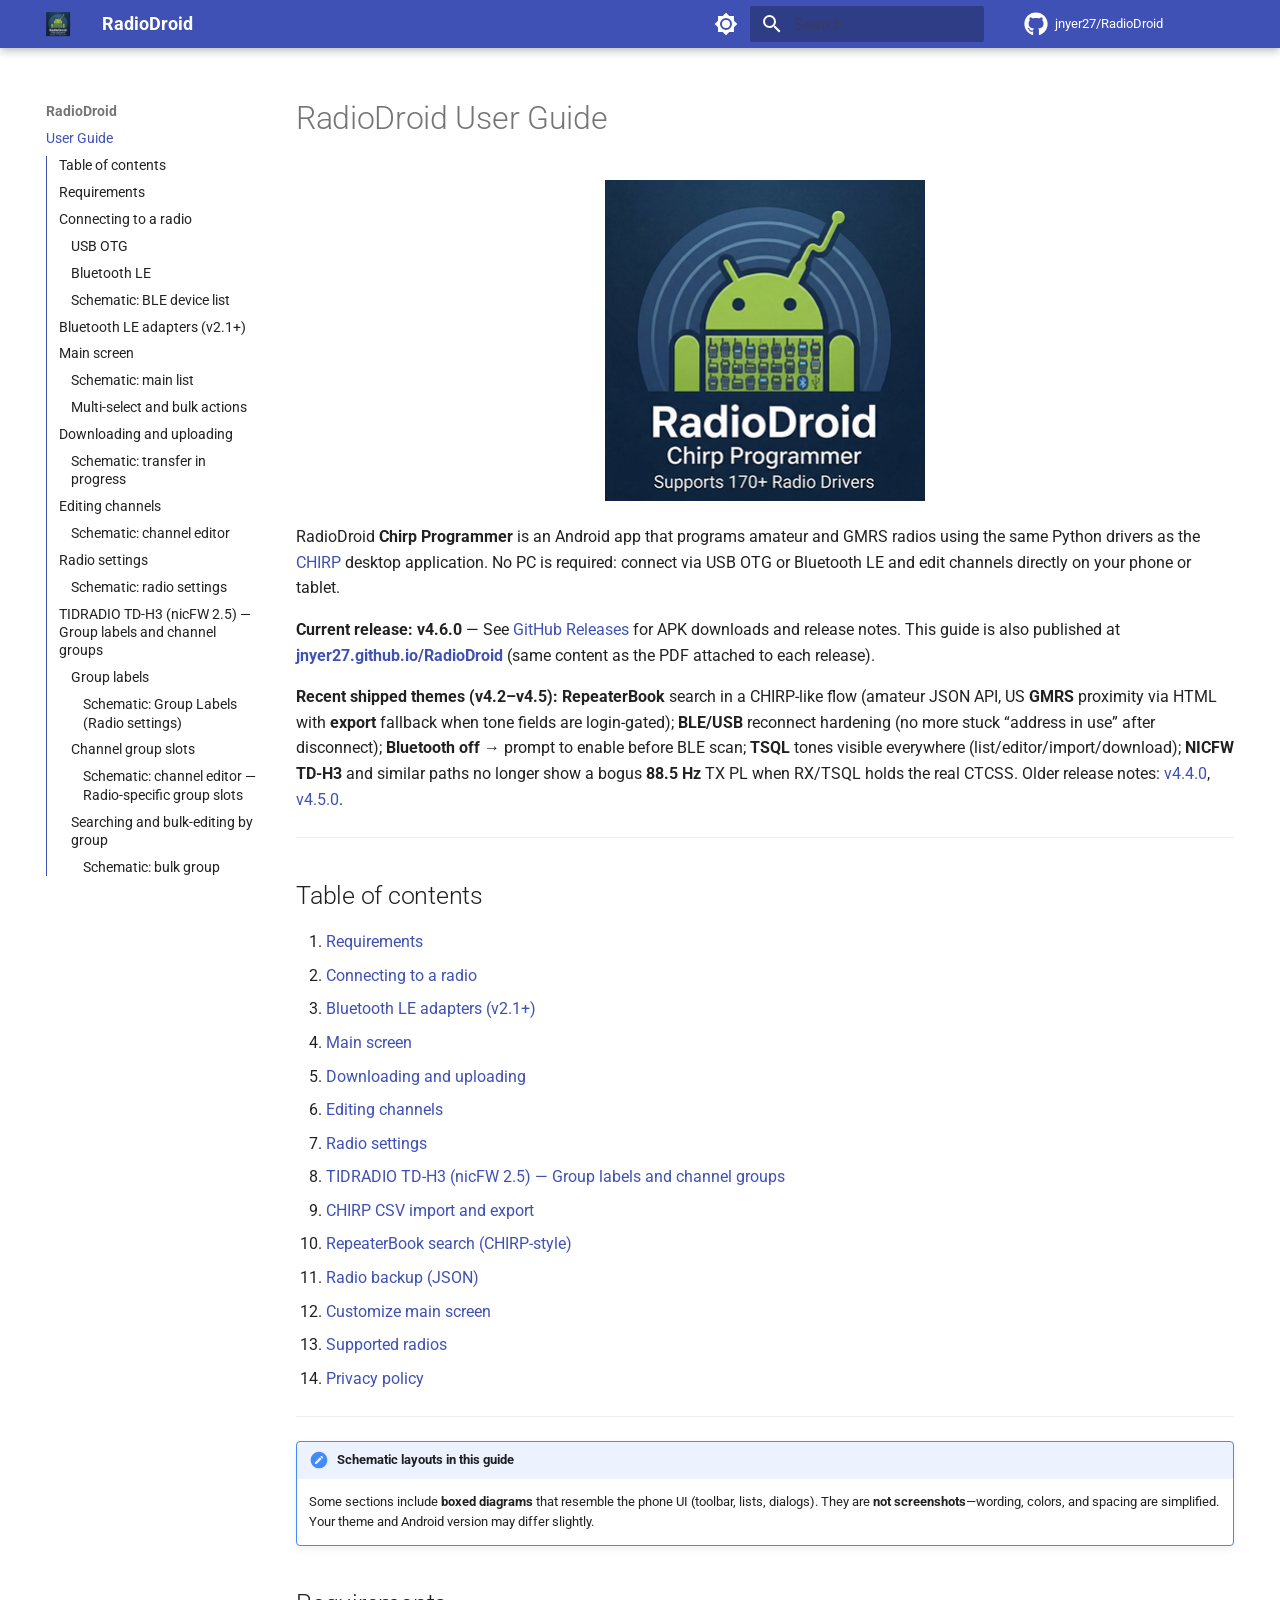
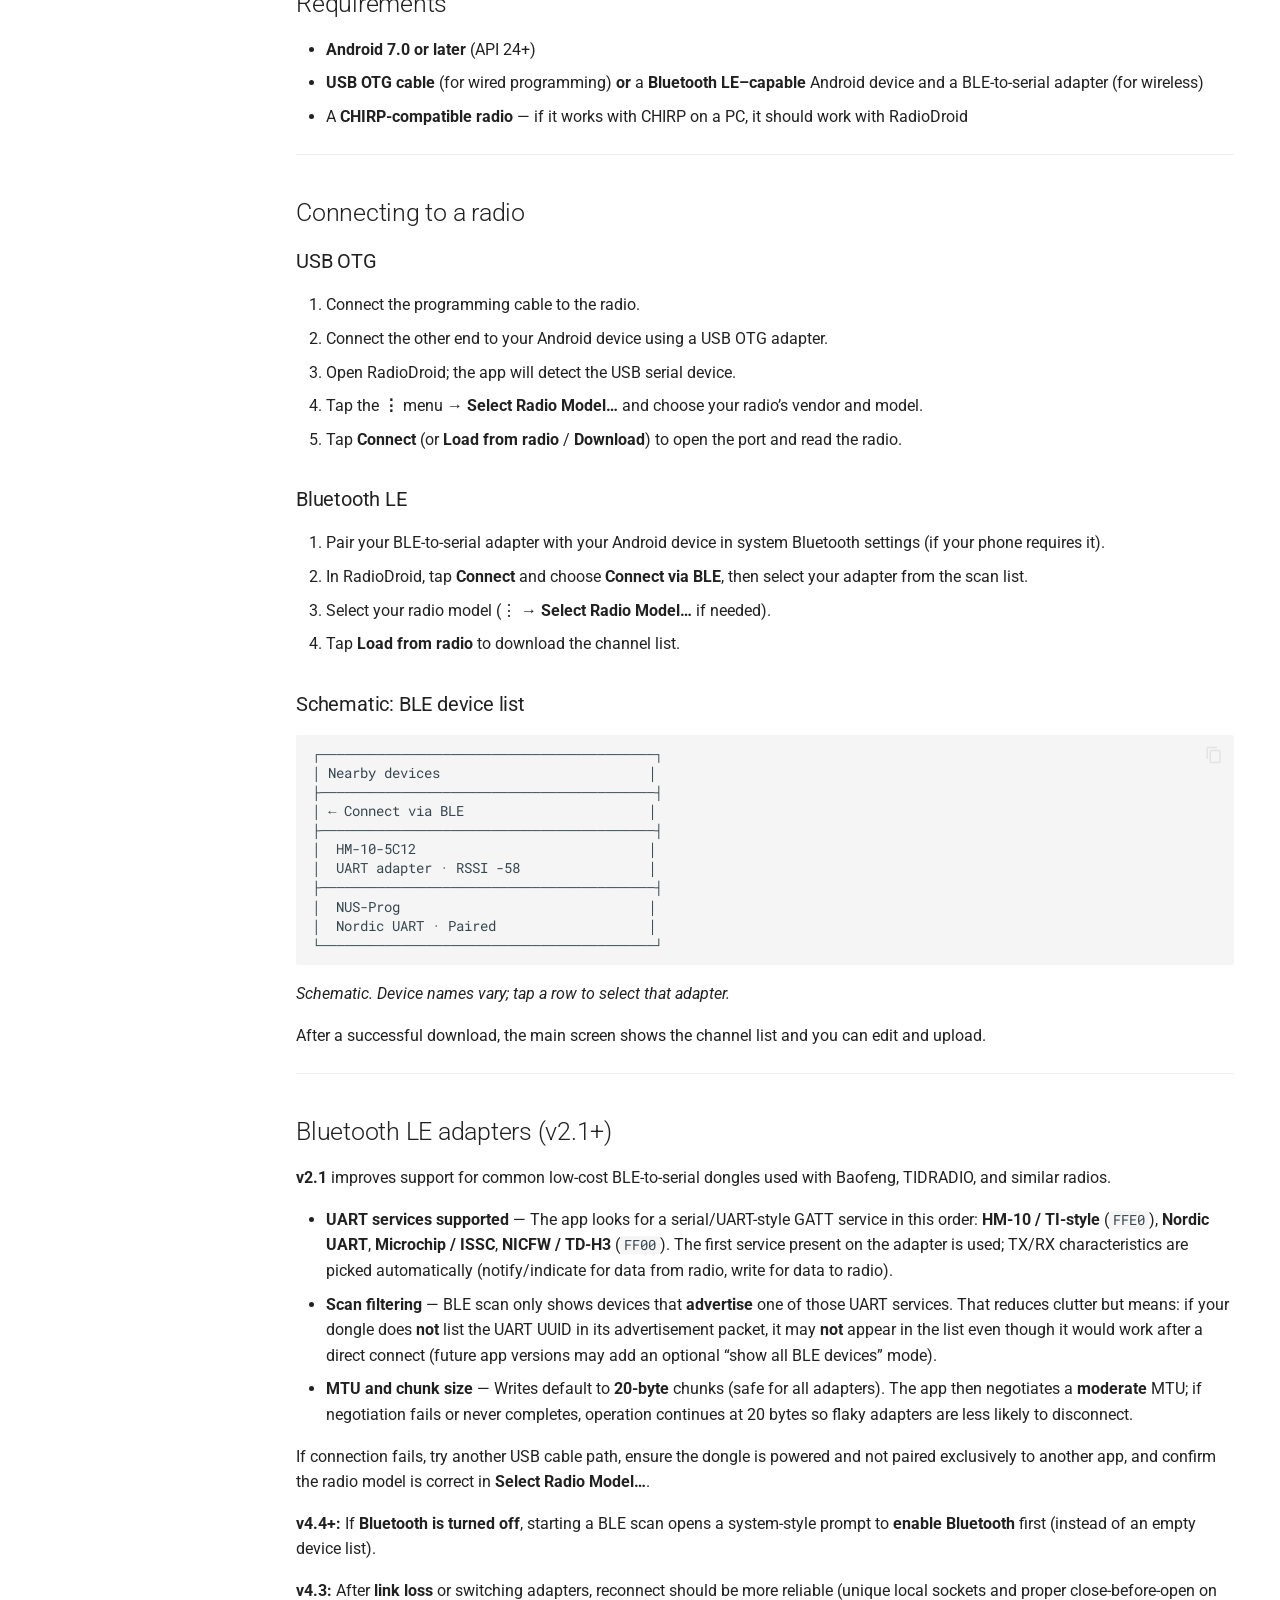
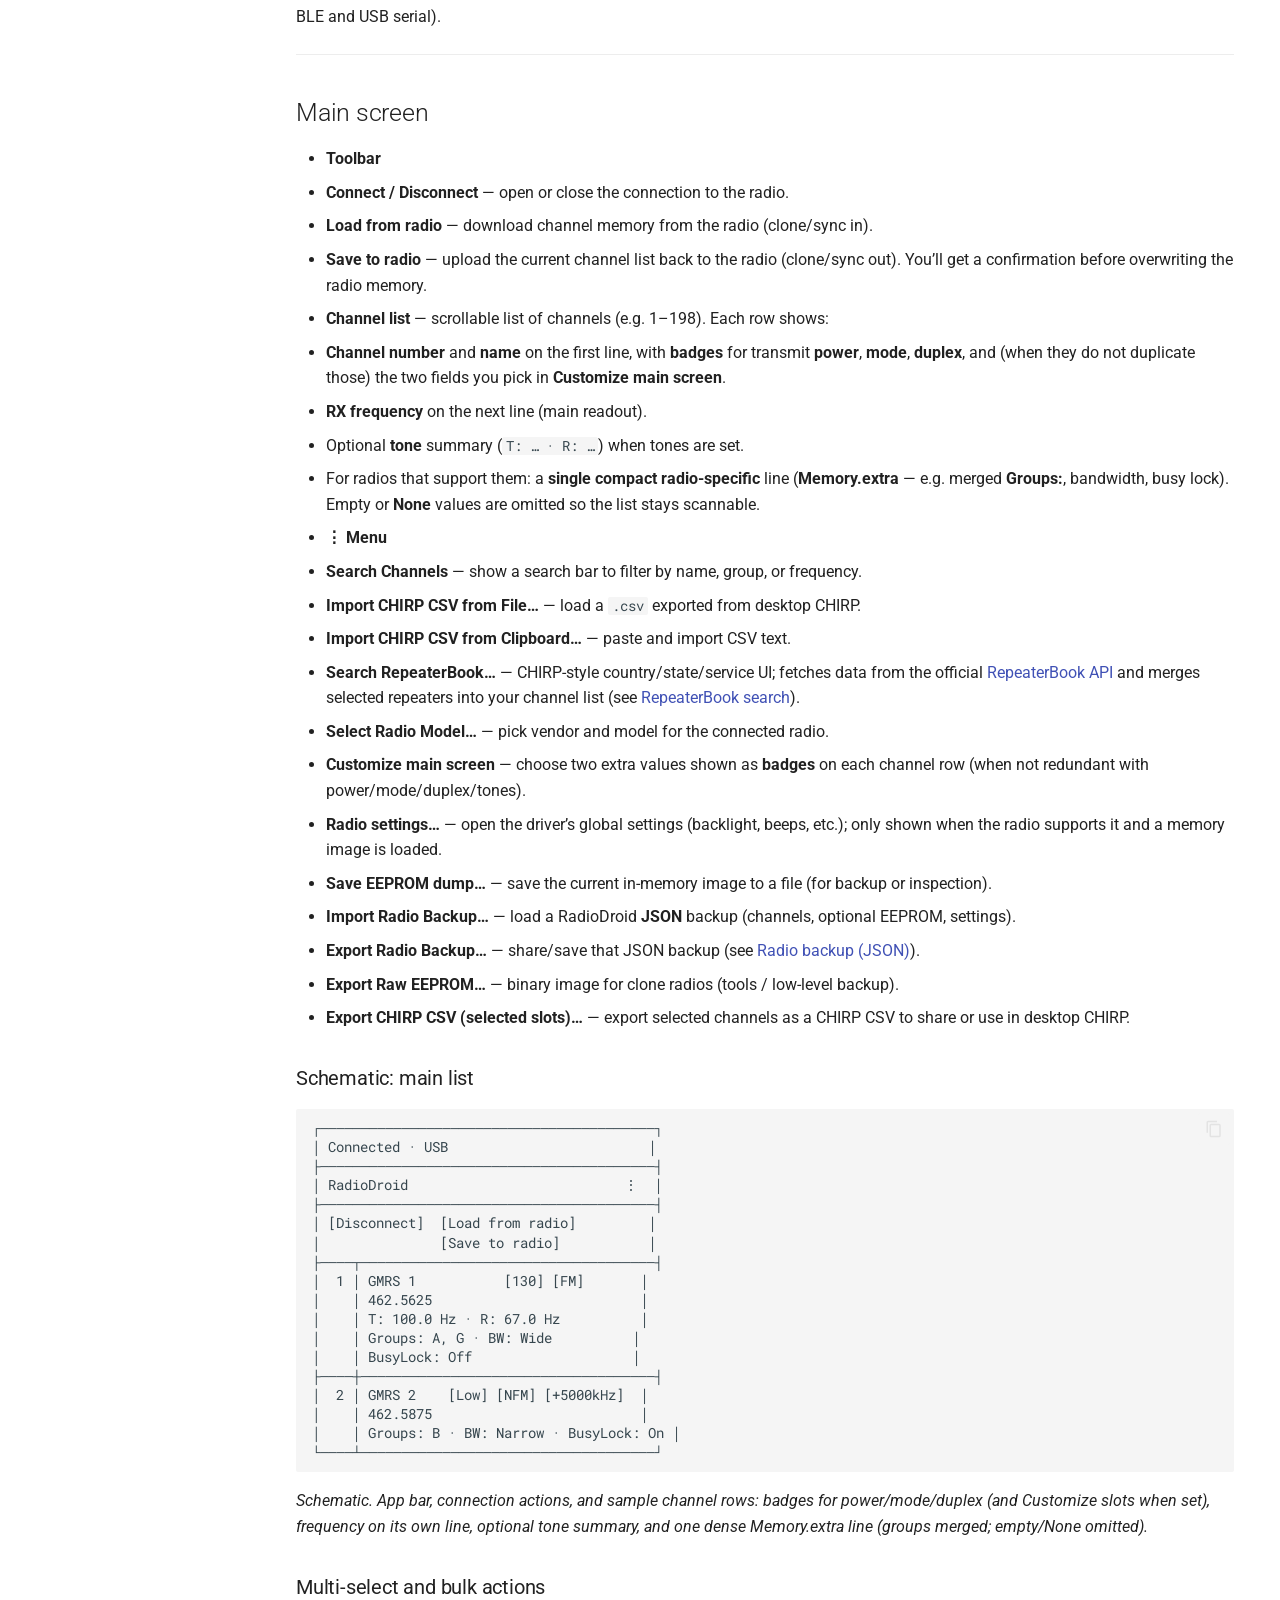
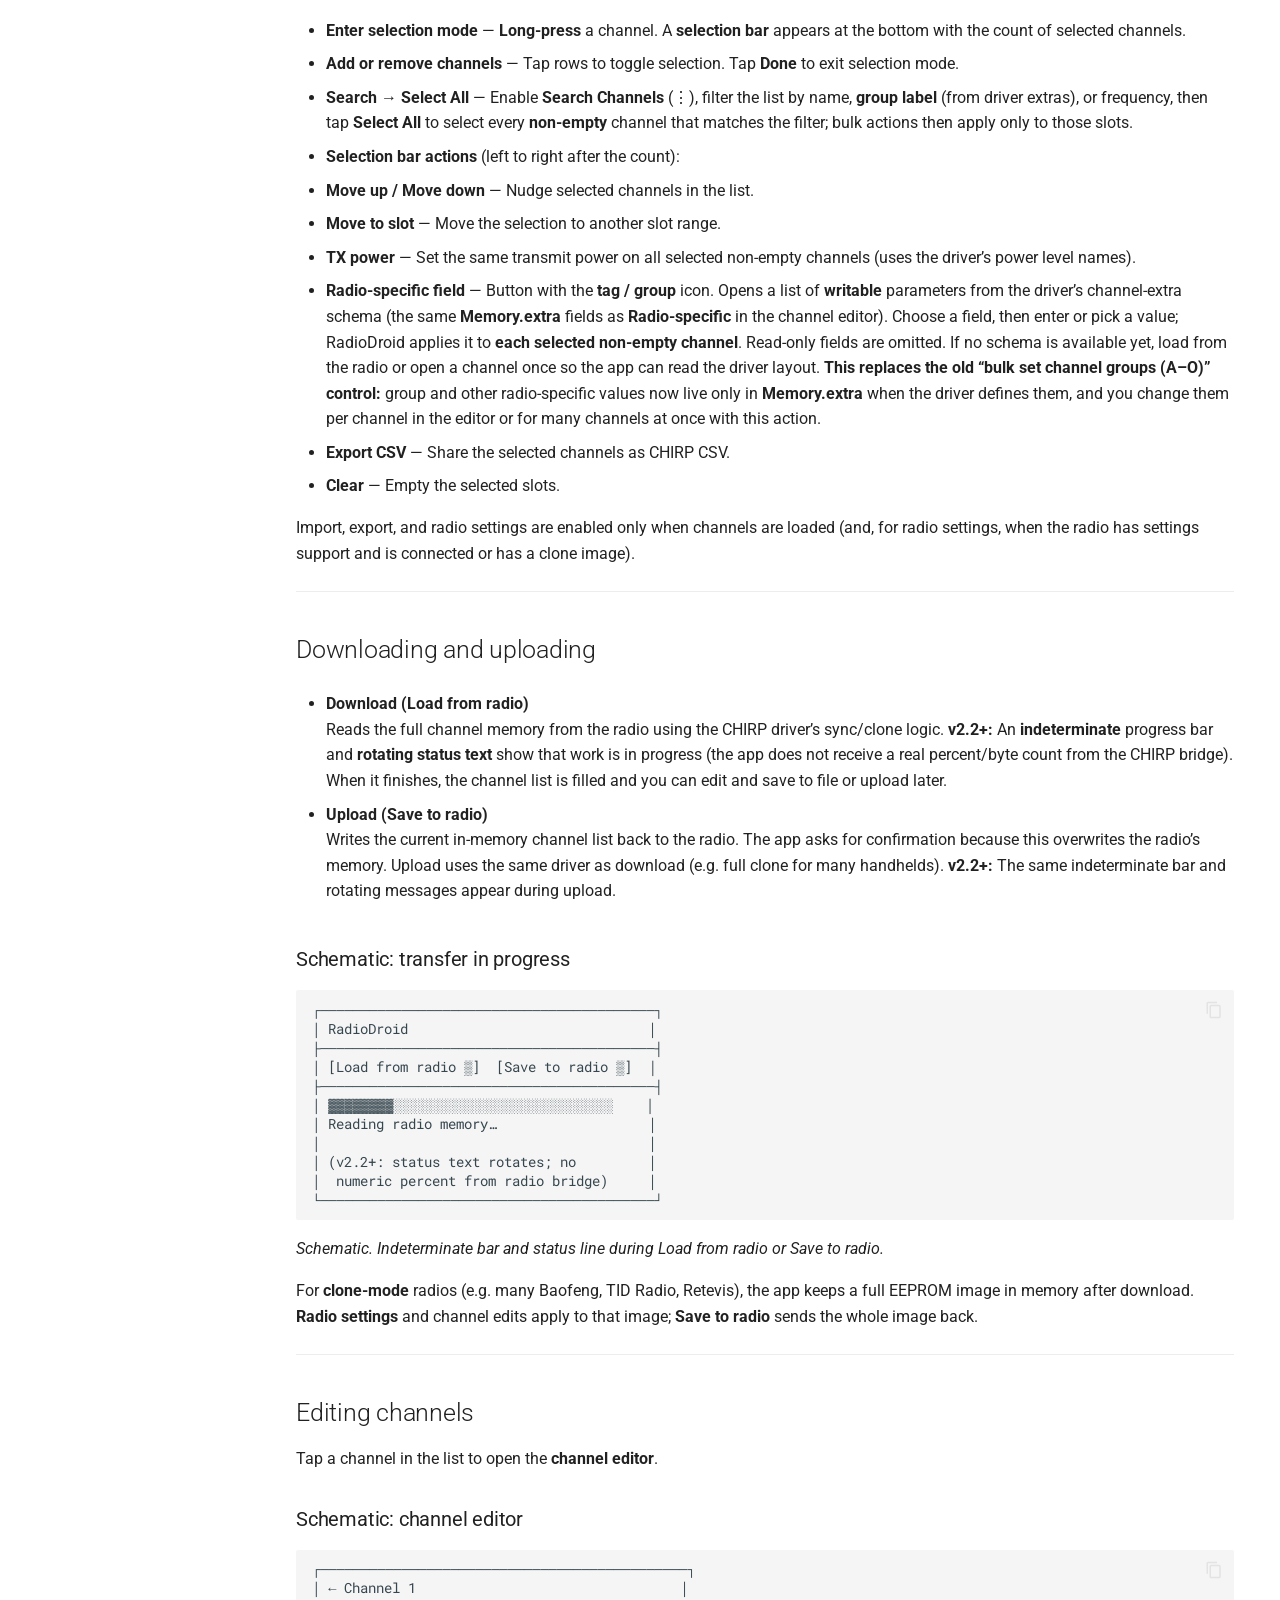
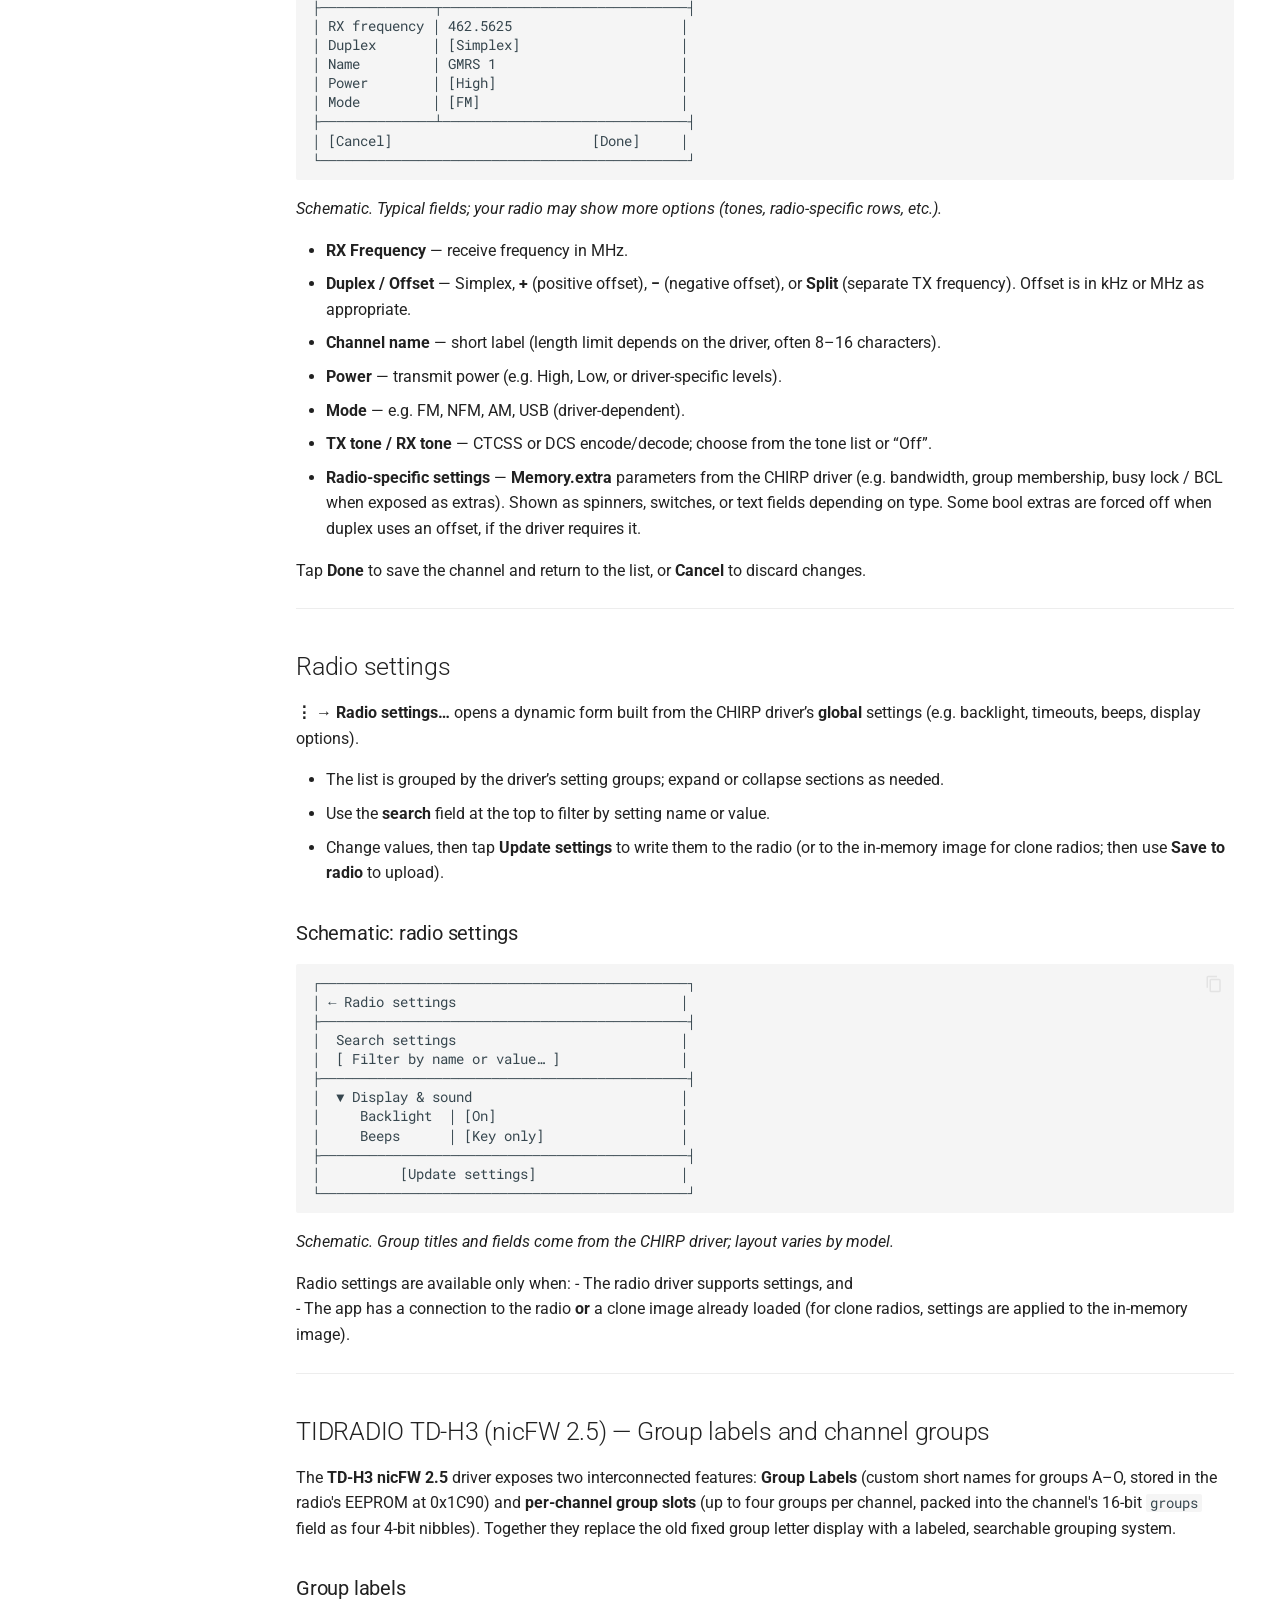
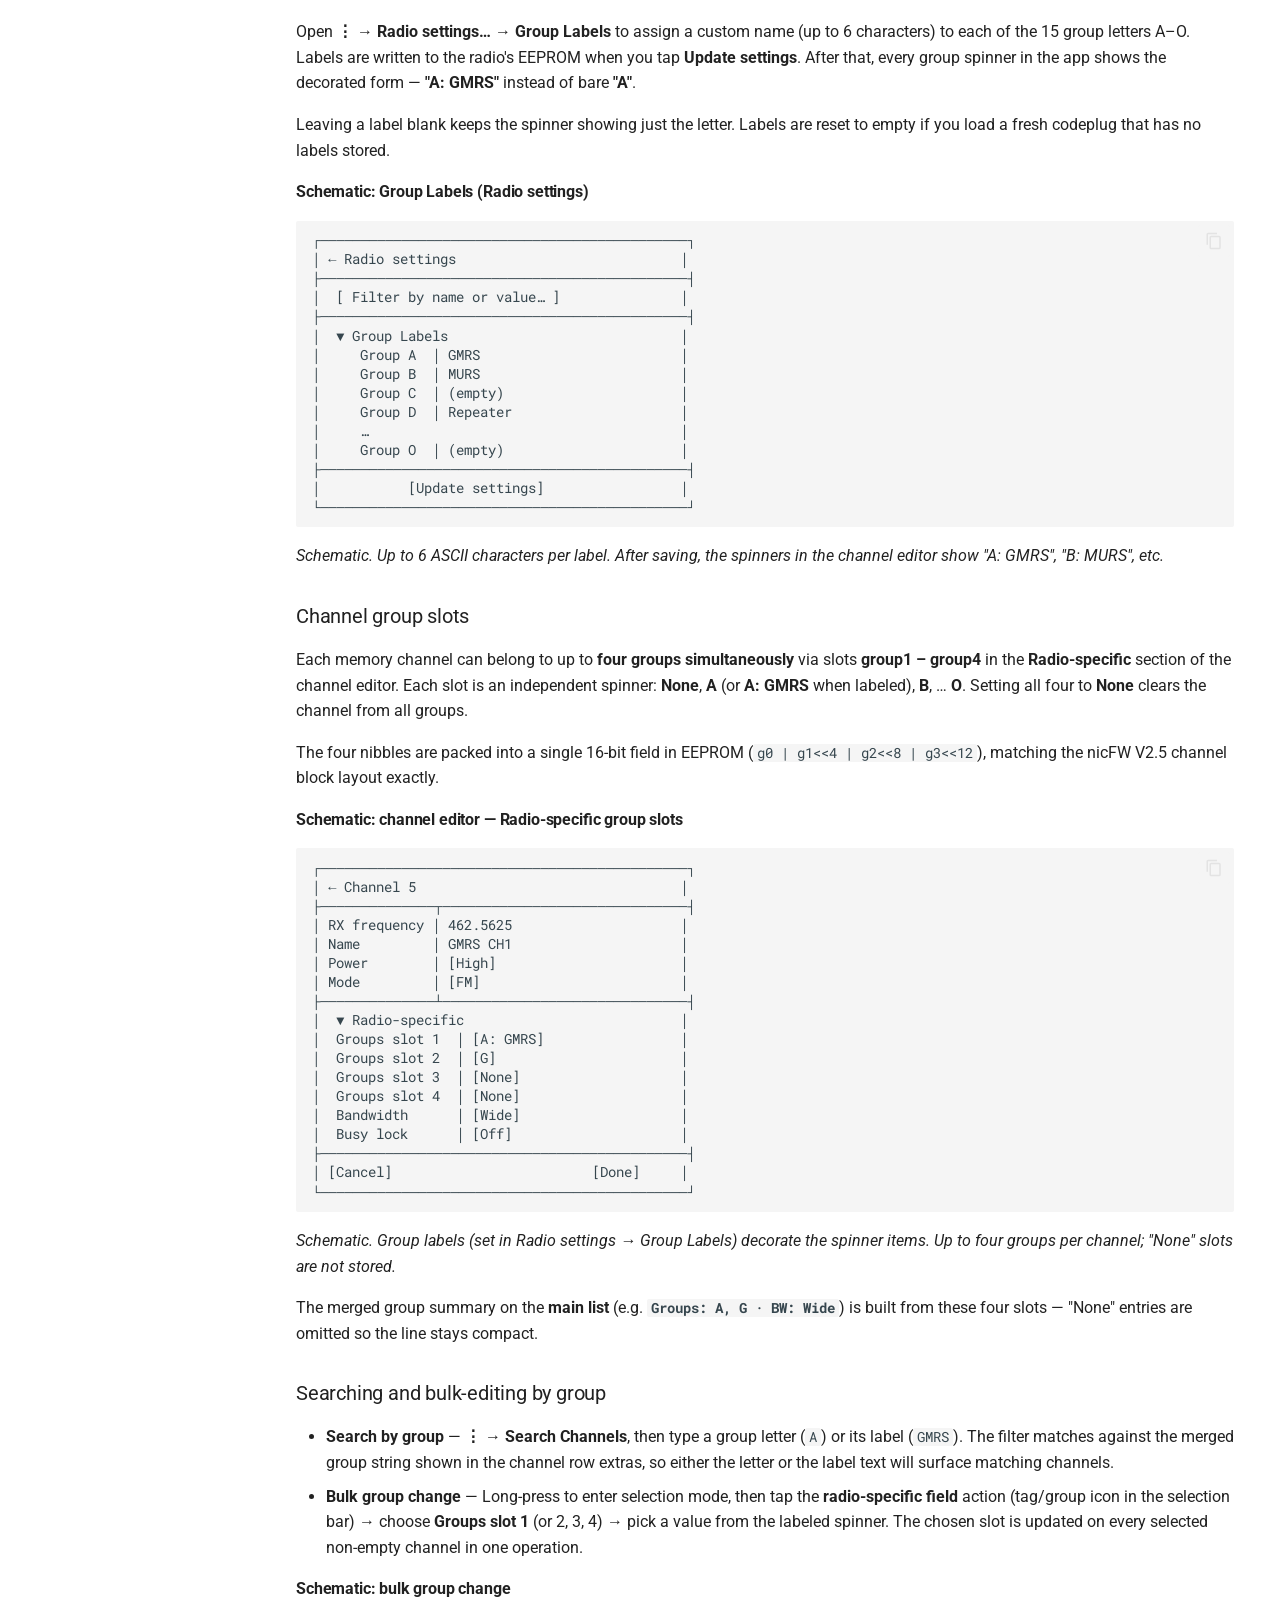
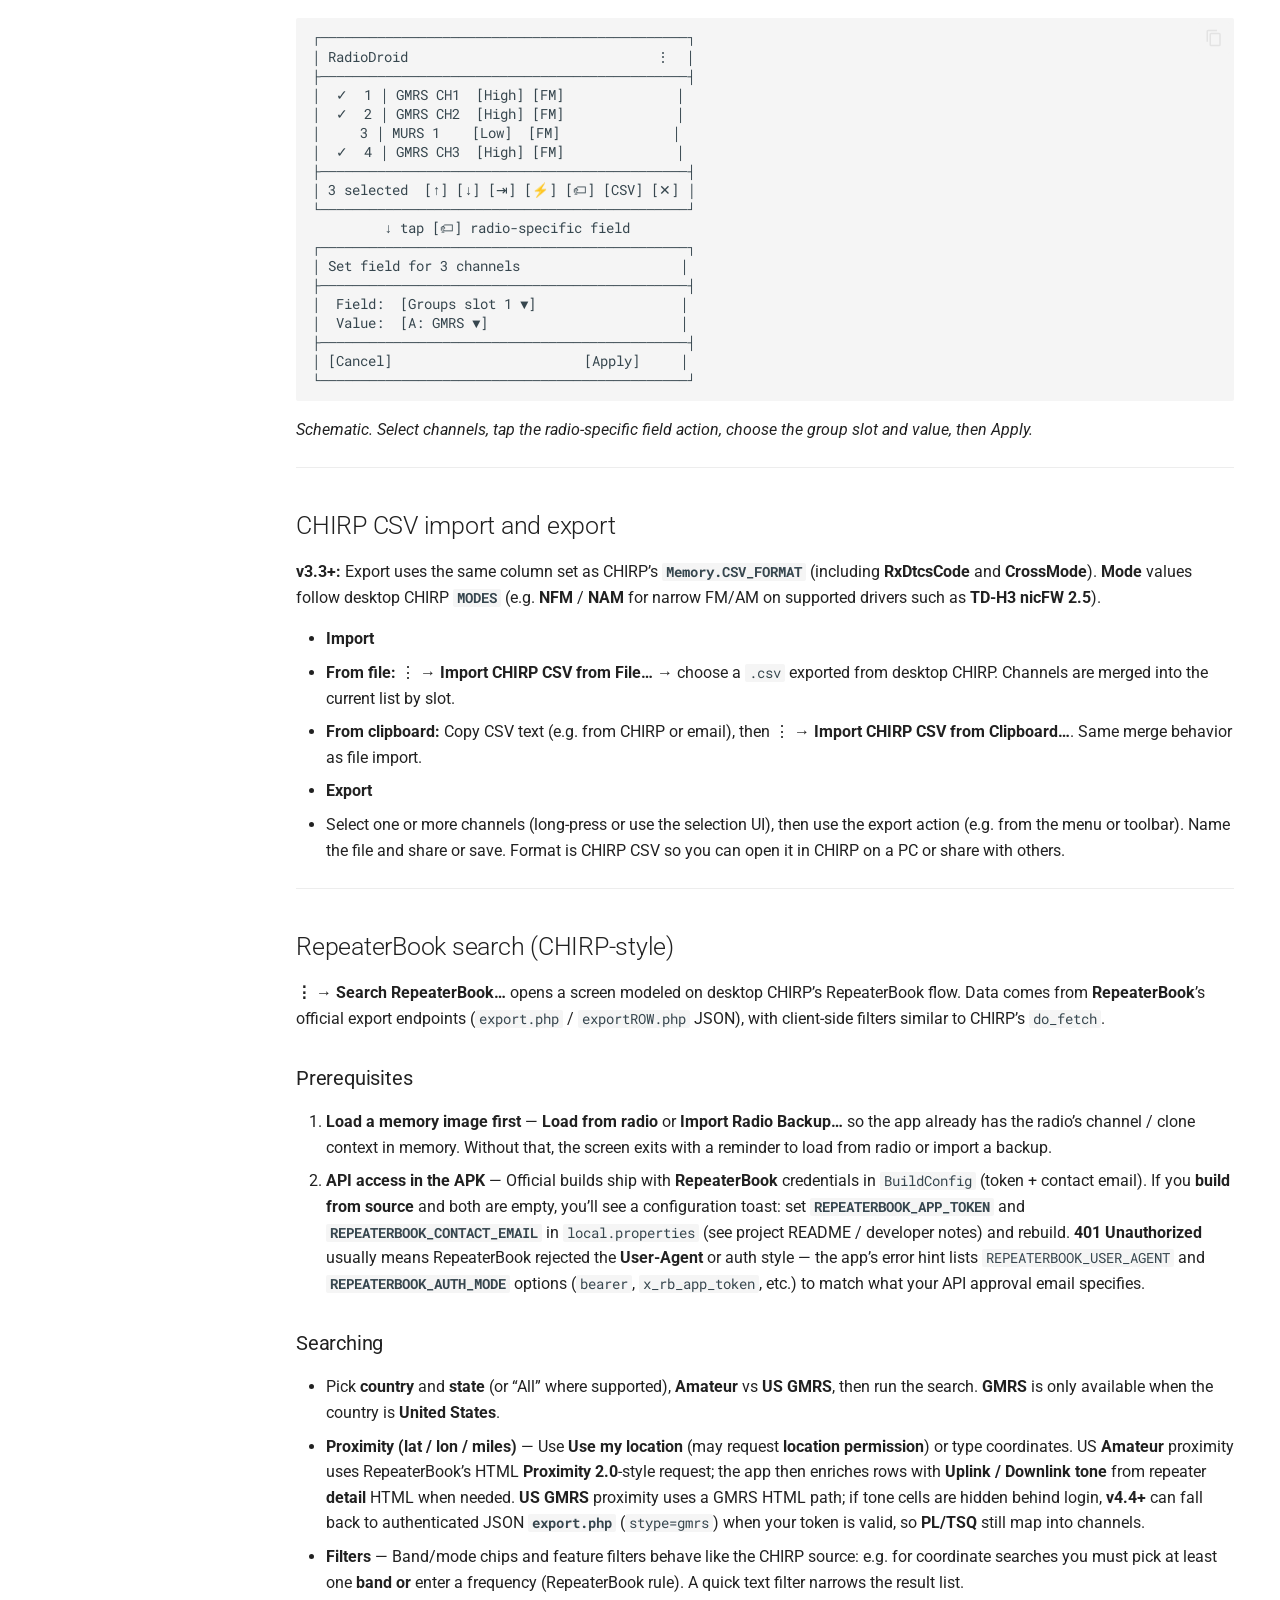
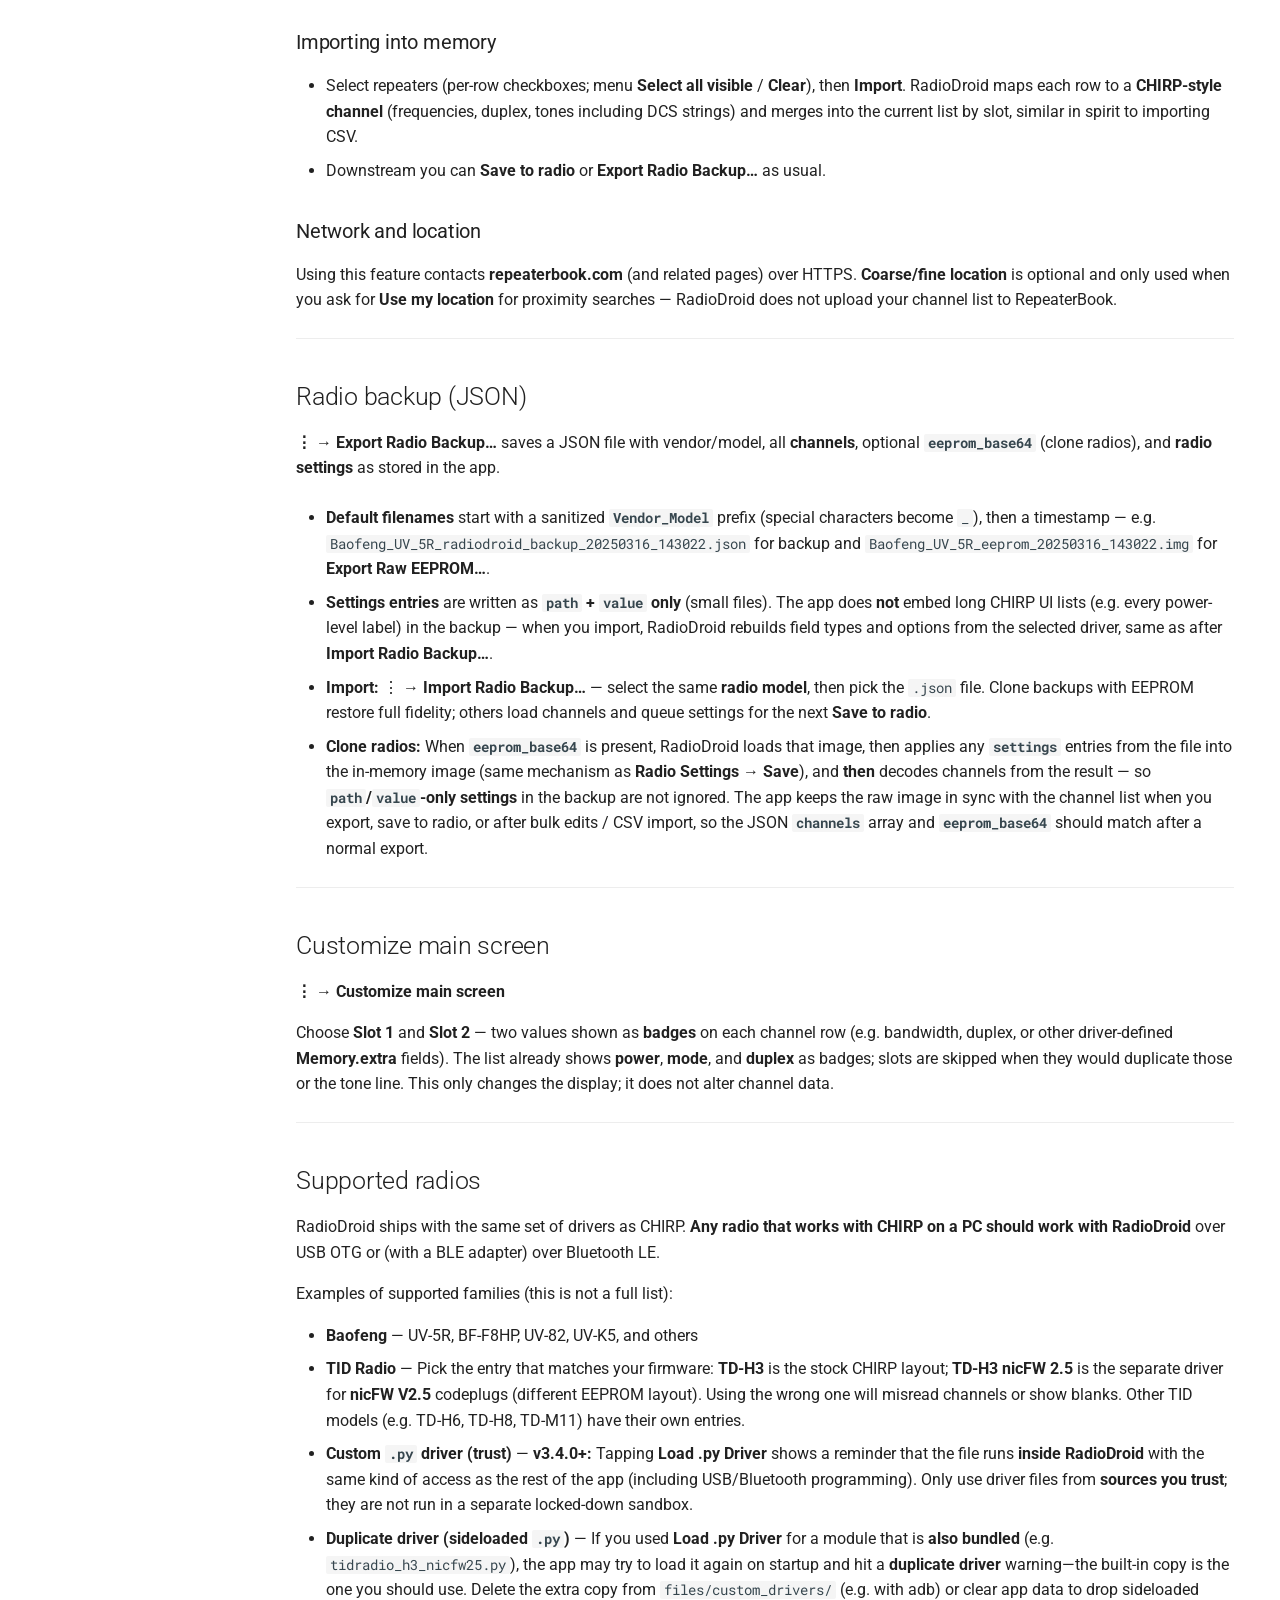
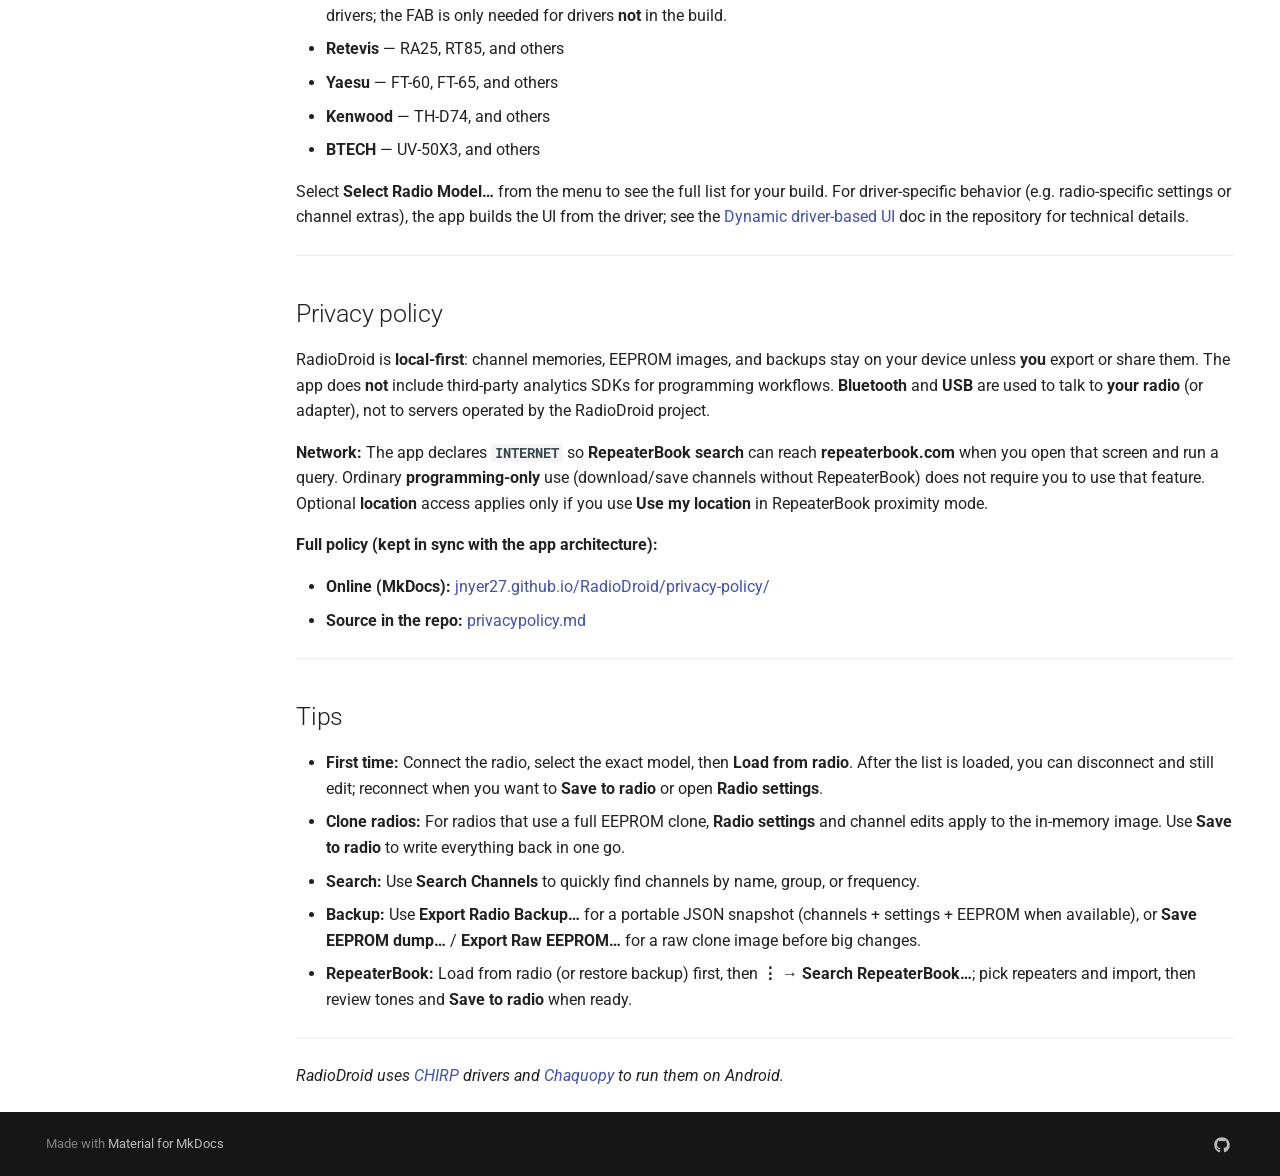
<file: index.html>
<!DOCTYPE html>
<html class="no-js" lang="en">
<head>
<meta charset="utf-8"/>
<meta content="width=device-width,initial-scale=1" name="viewport"/>
<meta content="User Guide for RadioDroid — Android CHIRP-compatible universal radio programmer" name="description"/>
<meta content="RadioDroid" name="author"/>
<link href="https://jnyer27.github.io/RadioDroid/" rel="canonical"/>
<link href="privacy-policy/" rel="next"/>
<link href="assets/images/favicon.png" rel="icon"/>
<meta content="mkdocs-1.6.1, mkdocs-material-9.7.6" name="generator"/>
<title>RadioDroid</title>
<link href="assets/stylesheets/main.484c7ddc.min.css" rel="stylesheet"/>
<link href="assets/stylesheets/palette.ab4e12ef.min.css" rel="stylesheet"/>
<link crossorigin="" href="https://fonts.gstatic.com" rel="preconnect"/>
<link href="https://fonts.googleapis.com/css?family=Roboto:300,300i,400,400i,700,700i%7CRoboto+Mono:400,400i,700,700i&amp;display=fallback" rel="stylesheet"/>
<style>:root{--md-text-font:"Roboto";--md-code-font:"Roboto Mono"}</style>
<link href="stylesheets/ui-mock.css" rel="stylesheet"/>
<script>__md_scope=new URL(".",location),__md_hash=e=>[...e].reduce(((e,_)=>(e<<5)-e+_.charCodeAt(0)),0),__md_get=(e,_=localStorage,t=__md_scope)=>JSON.parse(_.getItem(t.pathname+"."+e)),__md_set=(e,_,t=localStorage,a=__md_scope)=>{try{t.setItem(a.pathname+"."+e,JSON.stringify(_))}catch(e){}}</script>
</head>
<body data-md-color-accent="indigo" data-md-color-primary="indigo" data-md-color-scheme="default" dir="ltr">
<input autocomplete="off" class="md-toggle" data-md-toggle="drawer" id="__drawer" type="checkbox"/>
<input autocomplete="off" class="md-toggle" data-md-toggle="search" id="__search" type="checkbox"/>
<label class="md-overlay" for="__drawer"></label>
<div data-md-component="skip">
<a class="md-skip" href="#radiodroid-user-guide">
          Skip to content
        </a>
</div>
<div data-md-component="announce">
</div>
<header class="md-header md-header--shadow" data-md-component="header">
<nav aria-label="Header" class="md-header__inner md-grid">
<a aria-label="RadioDroid" class="md-header__button md-logo" data-md-component="logo" href="." title="RadioDroid">
<img alt="logo" src="assets/radiodroid-logo.png"/>
</a>
<label class="md-header__button md-icon" for="__drawer">
<svg viewbox="0 0 24 24" xmlns="http://www.w3.org/2000/svg"><path d="M3 6h18v2H3zm0 5h18v2H3zm0 5h18v2H3z"></path></svg>
</label>
<div class="md-header__title" data-md-component="header-title">
<div class="md-header__ellipsis">
<div class="md-header__topic">
<span class="md-ellipsis">
            RadioDroid
          </span>
</div>
<div class="md-header__topic" data-md-component="header-topic">
<span class="md-ellipsis">
            
              User Guide
            
          </span>
</div>
</div>
</div>
<form class="md-header__option" data-md-component="palette">
<input aria-label="Switch to dark mode" class="md-option" data-md-color-accent="indigo" data-md-color-media="" data-md-color-primary="indigo" data-md-color-scheme="default" id="__palette_0" name="__palette" type="radio"/>
<label class="md-header__button md-icon" for="__palette_1" hidden="" title="Switch to dark mode">
<svg viewbox="0 0 24 24" xmlns="http://www.w3.org/2000/svg"><path d="M12 8a4 4 0 0 0-4 4 4 4 0 0 0 4 4 4 4 0 0 0 4-4 4 4 0 0 0-4-4m0 10a6 6 0 0 1-6-6 6 6 0 0 1 6-6 6 6 0 0 1 6 6 6 6 0 0 1-6 6m8-9.31V4h-4.69L12 .69 8.69 4H4v4.69L.69 12 4 15.31V20h4.69L12 23.31 15.31 20H20v-4.69L23.31 12z"></path></svg>
</label>
<input aria-label="Switch to light mode" class="md-option" data-md-color-accent="indigo" data-md-color-media="" data-md-color-primary="indigo" data-md-color-scheme="slate" id="__palette_1" name="__palette" type="radio"/>
<label class="md-header__button md-icon" for="__palette_0" hidden="" title="Switch to light mode">
<svg viewbox="0 0 24 24" xmlns="http://www.w3.org/2000/svg"><path d="M12 18c-.89 0-1.74-.2-2.5-.55C11.56 16.5 13 14.42 13 12s-1.44-4.5-3.5-5.45C10.26 6.2 11.11 6 12 6a6 6 0 0 1 6 6 6 6 0 0 1-6 6m8-9.31V4h-4.69L12 .69 8.69 4H4v4.69L.69 12 4 15.31V20h4.69L12 23.31 15.31 20H20v-4.69L23.31 12z"></path></svg>
</label>
</form>
<script>var palette=__md_get("__palette");if(palette&&palette.color){if("(prefers-color-scheme)"===palette.color.media){var media=matchMedia("(prefers-color-scheme: light)"),input=document.querySelector(media.matches?"[data-md-color-media='(prefers-color-scheme: light)']":"[data-md-color-media='(prefers-color-scheme: dark)']");palette.color.media=input.getAttribute("data-md-color-media"),palette.color.scheme=input.getAttribute("data-md-color-scheme"),palette.color.primary=input.getAttribute("data-md-color-primary"),palette.color.accent=input.getAttribute("data-md-color-accent")}for(var[key,value]of Object.entries(palette.color))document.body.setAttribute("data-md-color-"+key,value)}</script>
<label class="md-header__button md-icon" for="__search">
<svg viewbox="0 0 24 24" xmlns="http://www.w3.org/2000/svg"><path d="M9.5 3A6.5 6.5 0 0 1 16 9.5c0 1.61-.59 3.09-1.56 4.23l.27.27h.79l5 5-1.5 1.5-5-5v-.79l-.27-.27A6.52 6.52 0 0 1 9.5 16 6.5 6.5 0 0 1 3 9.5 6.5 6.5 0 0 1 9.5 3m0 2C7 5 5 7 5 9.5S7 14 9.5 14 14 12 14 9.5 12 5 9.5 5"></path></svg>
</label>
<div class="md-search" data-md-component="search" role="dialog">
<label class="md-search__overlay" for="__search"></label>
<div class="md-search__inner" role="search">
<form class="md-search__form" name="search">
<input aria-label="Search" autocapitalize="off" autocomplete="off" autocorrect="off" class="md-search__input" data-md-component="search-query" name="query" placeholder="Search" required="" spellcheck="false" type="text"/>
<label class="md-search__icon md-icon" for="__search">
<svg viewbox="0 0 24 24" xmlns="http://www.w3.org/2000/svg"><path d="M9.5 3A6.5 6.5 0 0 1 16 9.5c0 1.61-.59 3.09-1.56 4.23l.27.27h.79l5 5-1.5 1.5-5-5v-.79l-.27-.27A6.52 6.52 0 0 1 9.5 16 6.5 6.5 0 0 1 3 9.5 6.5 6.5 0 0 1 9.5 3m0 2C7 5 5 7 5 9.5S7 14 9.5 14 14 12 14 9.5 12 5 9.5 5"></path></svg>
<svg viewbox="0 0 24 24" xmlns="http://www.w3.org/2000/svg"><path d="M20 11v2H8l5.5 5.5-1.42 1.42L4.16 12l7.92-7.92L13.5 5.5 8 11z"></path></svg>
</label>
<nav aria-label="Search" class="md-search__options">
<a aria-label="Share" class="md-search__icon md-icon" data-clipboard="" data-clipboard-text="" data-md-component="search-share" href="javascript:void(0)" tabindex="-1" title="Share">
<svg viewbox="0 0 24 24" xmlns="http://www.w3.org/2000/svg"><path d="M18 16.08c-.76 0-1.44.3-1.96.77L8.91 12.7c.05-.23.09-.46.09-.7s-.04-.47-.09-.7l7.05-4.11c.54.5 1.25.81 2.04.81a3 3 0 0 0 3-3 3 3 0 0 0-3-3 3 3 0 0 0-3 3c0 .24.04.47.09.7L8.04 9.81C7.5 9.31 6.79 9 6 9a3 3 0 0 0-3 3 3 3 0 0 0 3 3c.79 0 1.5-.31 2.04-.81l7.12 4.15c-.05.21-.08.43-.08.66 0 1.61 1.31 2.91 2.92 2.91s2.92-1.3 2.92-2.91A2.92 2.92 0 0 0 18 16.08"></path></svg>
</a>
<button aria-label="Clear" class="md-search__icon md-icon" tabindex="-1" title="Clear" type="reset">
<svg viewbox="0 0 24 24" xmlns="http://www.w3.org/2000/svg"><path d="M19 6.41 17.59 5 12 10.59 6.41 5 5 6.41 10.59 12 5 17.59 6.41 19 12 13.41 17.59 19 19 17.59 13.41 12z"></path></svg>
</button>
</nav>
</form>
<div class="md-search__output">
<div class="md-search__scrollwrap" data-md-scrollfix="" tabindex="0">
<div class="md-search-result" data-md-component="search-result">
<div class="md-search-result__meta">
            Initializing search
          </div>
<ol class="md-search-result__list" role="presentation"></ol>
</div>
</div>
</div>
</div>
</div>
<div class="md-header__source">
<a class="md-source" data-md-component="source" href="https://github.com/jnyer27/RadioDroid" title="Go to repository">
<div class="md-source__icon md-icon">
<svg viewbox="0 0 512 512" xmlns="http://www.w3.org/2000/svg"><!--! Font Awesome Free 7.1.0 by @fontawesome - https://fontawesome.com License - https://fontawesome.com/license/free (Icons: CC BY 4.0, Fonts: SIL OFL 1.1, Code: MIT License) Copyright 2025 Fonticons, Inc.--><path d="M173.9 397.4c0 2-2.3 3.6-5.2 3.6-3.3.3-5.6-1.3-5.6-3.6 0-2 2.3-3.6 5.2-3.6 3-.3 5.6 1.3 5.6 3.6m-31.1-4.5c-.7 2 1.3 4.3 4.3 4.9 2.6 1 5.6 0 6.2-2s-1.3-4.3-4.3-5.2c-2.6-.7-5.5.3-6.2 2.3m44.2-1.7c-2.9.7-4.9 2.6-4.6 4.9.3 2 2.9 3.3 5.9 2.6 2.9-.7 4.9-2.6 4.6-4.6-.3-1.9-3-3.2-5.9-2.9M252.8 8C114.1 8 8 113.3 8 252c0 110.9 69.8 205.8 169.5 239.2 12.8 2.3 17.3-5.6 17.3-12.1 0-6.2-.3-40.4-.3-61.4 0 0-70 15-84.7-29.8 0 0-11.4-29.1-27.8-36.6 0 0-22.9-15.7 1.6-15.4 0 0 24.9 2 38.6 25.8 21.9 38.6 58.6 27.5 72.9 20.9 2.3-16 8.8-27.1 16-33.7-55.9-6.2-112.3-14.3-112.3-110.5 0-27.5 7.6-41.3 23.6-58.9-2.6-6.5-11.1-33.3 2.6-67.9 20.9-6.5 69 27 69 27 20-5.6 41.5-8.5 62.8-8.5s42.8 2.9 62.8 8.5c0 0 48.1-33.6 69-27 13.7 34.7 5.2 61.4 2.6 67.9 16 17.7 25.8 31.5 25.8 58.9 0 96.5-58.9 104.2-114.8 110.5 9.2 7.9 17 22.9 17 46.4 0 33.7-.3 75.4-.3 83.6 0 6.5 4.6 14.4 17.3 12.1C436.2 457.8 504 362.9 504 252 504 113.3 391.5 8 252.8 8M105.2 352.9c-1.3 1-1 3.3.7 5.2 1.6 1.6 3.9 2.3 5.2 1 1.3-1 1-3.3-.7-5.2-1.6-1.6-3.9-2.3-5.2-1m-10.8-8.1c-.7 1.3.3 2.9 2.3 3.9 1.6 1 3.6.7 4.3-.7.7-1.3-.3-2.9-2.3-3.9-2-.6-3.6-.3-4.3.7m32.4 35.6c-1.6 1.3-1 4.3 1.3 6.2 2.3 2.3 5.2 2.6 6.5 1 1.3-1.3.7-4.3-1.3-6.2-2.2-2.3-5.2-2.6-6.5-1m-11.4-14.7c-1.6 1-1.6 3.6 0 5.9s4.3 3.3 5.6 2.3c1.6-1.3 1.6-3.9 0-6.2-1.4-2.3-4-3.3-5.6-2"></path></svg>
</div>
<div class="md-source__repository">
    jnyer27/RadioDroid
  </div>
</a>
</div>
</nav>
</header>
<div class="md-container" data-md-component="container">
<main class="md-main" data-md-component="main">
<div class="md-main__inner md-grid">
<div class="md-sidebar md-sidebar--primary" data-md-component="sidebar" data-md-type="navigation">
<div class="md-sidebar__scrollwrap">
<div class="md-sidebar__inner">
<nav aria-label="Navigation" class="md-nav md-nav--primary md-nav--integrated" data-md-level="0">
<label class="md-nav__title" for="__drawer">
<a aria-label="RadioDroid" class="md-nav__button md-logo" data-md-component="logo" href="." title="RadioDroid">
<img alt="logo" src="assets/radiodroid-logo.png"/>
</a>
    RadioDroid
  </label>
<div class="md-nav__source">
<a class="md-source" data-md-component="source" href="https://github.com/jnyer27/RadioDroid" title="Go to repository">
<div class="md-source__icon md-icon">
<svg viewbox="0 0 512 512" xmlns="http://www.w3.org/2000/svg"><!--! Font Awesome Free 7.1.0 by @fontawesome - https://fontawesome.com License - https://fontawesome.com/license/free (Icons: CC BY 4.0, Fonts: SIL OFL 1.1, Code: MIT License) Copyright 2025 Fonticons, Inc.--><path d="M173.9 397.4c0 2-2.3 3.6-5.2 3.6-3.3.3-5.6-1.3-5.6-3.6 0-2 2.3-3.6 5.2-3.6 3-.3 5.6 1.3 5.6 3.6m-31.1-4.5c-.7 2 1.3 4.3 4.3 4.9 2.6 1 5.6 0 6.2-2s-1.3-4.3-4.3-5.2c-2.6-.7-5.5.3-6.2 2.3m44.2-1.7c-2.9.7-4.9 2.6-4.6 4.9.3 2 2.9 3.3 5.9 2.6 2.9-.7 4.9-2.6 4.6-4.6-.3-1.9-3-3.2-5.9-2.9M252.8 8C114.1 8 8 113.3 8 252c0 110.9 69.8 205.8 169.5 239.2 12.8 2.3 17.3-5.6 17.3-12.1 0-6.2-.3-40.4-.3-61.4 0 0-70 15-84.7-29.8 0 0-11.4-29.1-27.8-36.6 0 0-22.9-15.7 1.6-15.4 0 0 24.9 2 38.6 25.8 21.9 38.6 58.6 27.5 72.9 20.9 2.3-16 8.8-27.1 16-33.7-55.9-6.2-112.3-14.3-112.3-110.5 0-27.5 7.6-41.3 23.6-58.9-2.6-6.5-11.1-33.3 2.6-67.9 20.9-6.5 69 27 69 27 20-5.6 41.5-8.5 62.8-8.5s42.8 2.9 62.8 8.5c0 0 48.1-33.6 69-27 13.7 34.7 5.2 61.4 2.6 67.9 16 17.7 25.8 31.5 25.8 58.9 0 96.5-58.9 104.2-114.8 110.5 9.2 7.9 17 22.9 17 46.4 0 33.7-.3 75.4-.3 83.6 0 6.5 4.6 14.4 17.3 12.1C436.2 457.8 504 362.9 504 252 504 113.3 391.5 8 252.8 8M105.2 352.9c-1.3 1-1 3.3.7 5.2 1.6 1.6 3.9 2.3 5.2 1 1.3-1 1-3.3-.7-5.2-1.6-1.6-3.9-2.3-5.2-1m-10.8-8.1c-.7 1.3.3 2.9 2.3 3.9 1.6 1 3.6.7 4.3-.7.7-1.3-.3-2.9-2.3-3.9-2-.6-3.6-.3-4.3.7m32.4 35.6c-1.6 1.3-1 4.3 1.3 6.2 2.3 2.3 5.2 2.6 6.5 1 1.3-1.3.7-4.3-1.3-6.2-2.2-2.3-5.2-2.6-6.5-1m-11.4-14.7c-1.6 1-1.6 3.6 0 5.9s4.3 3.3 5.6 2.3c1.6-1.3 1.6-3.9 0-6.2-1.4-2.3-4-3.3-5.6-2"></path></svg>
</div>
<div class="md-source__repository">
    jnyer27/RadioDroid
  </div>
</a>
</div>
<ul class="md-nav__list" data-md-scrollfix="">
<li class="md-nav__item md-nav__item--active">
<input class="md-nav__toggle md-toggle" id="__toc" type="checkbox"/>
<label class="md-nav__link md-nav__link--active" for="__toc">
<span class="md-ellipsis">
    
  
    User Guide
  

    
  </span>
<span class="md-nav__icon md-icon"></span>
</label>
<a class="md-nav__link md-nav__link--active" href=".">
<span class="md-ellipsis">
    
  
    User Guide
  

    
  </span>
</a>
<nav aria-label="On this page" class="md-nav md-nav--secondary">
<label class="md-nav__title" for="__toc">
<span class="md-nav__icon md-icon"></span>
      On this page
    </label>
<ul class="md-nav__list" data-md-component="toc" data-md-scrollfix="">
<li class="md-nav__item">
<a class="md-nav__link" href="#table-of-contents">
<span class="md-ellipsis">
      
        Table of contents
      
    </span>
</a>
</li>
<li class="md-nav__item">
<a class="md-nav__link" href="#requirements">
<span class="md-ellipsis">
      
        Requirements
      
    </span>
</a>
</li>
<li class="md-nav__item">
<a class="md-nav__link" href="#connecting-to-a-radio">
<span class="md-ellipsis">
      
        Connecting to a radio
      
    </span>
</a>
<nav aria-label="Connecting to a radio" class="md-nav">
<ul class="md-nav__list">
<li class="md-nav__item">
<a class="md-nav__link" href="#usb-otg">
<span class="md-ellipsis">
      
        USB OTG
      
    </span>
</a>
</li>
<li class="md-nav__item">
<a class="md-nav__link" href="#bluetooth-le">
<span class="md-ellipsis">
      
        Bluetooth LE
      
    </span>
</a>
</li>
<li class="md-nav__item">
<a class="md-nav__link" href="#schematic-ble-device-list">
<span class="md-ellipsis">
      
        Schematic: BLE device list
      
    </span>
</a>
</li>
</ul>
</nav>
</li>
<li class="md-nav__item">
<a class="md-nav__link" href="#bluetooth-le-adapters-v21">
<span class="md-ellipsis">
      
        Bluetooth LE adapters (v2.1+)
      
    </span>
</a>
</li>
<li class="md-nav__item">
<a class="md-nav__link" href="#main-screen">
<span class="md-ellipsis">
      
        Main screen
      
    </span>
</a>
<nav aria-label="Main screen" class="md-nav">
<ul class="md-nav__list">
<li class="md-nav__item">
<a class="md-nav__link" href="#schematic-main-list">
<span class="md-ellipsis">
      
        Schematic: main list
      
    </span>
</a>
</li>
<li class="md-nav__item">
<a class="md-nav__link" href="#multi-select-and-bulk-actions">
<span class="md-ellipsis">
      
        Multi-select and bulk actions
      
    </span>
</a>
</li>
</ul>
</nav>
</li>
<li class="md-nav__item">
<a class="md-nav__link" href="#downloading-and-uploading">
<span class="md-ellipsis">
      
        Downloading and uploading
      
    </span>
</a>
<nav aria-label="Downloading and uploading" class="md-nav">
<ul class="md-nav__list">
<li class="md-nav__item">
<a class="md-nav__link" href="#schematic-transfer-in-progress">
<span class="md-ellipsis">
      
        Schematic: transfer in progress
      
    </span>
</a>
</li>
</ul>
</nav>
</li>
<li class="md-nav__item">
<a class="md-nav__link" href="#editing-channels">
<span class="md-ellipsis">
      
        Editing channels
      
    </span>
</a>
<nav aria-label="Editing channels" class="md-nav">
<ul class="md-nav__list">
<li class="md-nav__item">
<a class="md-nav__link" href="#schematic-channel-editor">
<span class="md-ellipsis">
      
        Schematic: channel editor
      
    </span>
</a>
</li>
</ul>
</nav>
</li>
<li class="md-nav__item">
<a class="md-nav__link" href="#radio-settings">
<span class="md-ellipsis">
      
        Radio settings
      
    </span>
</a>
<nav aria-label="Radio settings" class="md-nav">
<ul class="md-nav__list">
<li class="md-nav__item">
<a class="md-nav__link" href="#schematic-radio-settings">
<span class="md-ellipsis">
      
        Schematic: radio settings
      
    </span>
</a>
</li>
</ul>
</nav>
</li>
<li class="md-nav__item">
<a class="md-nav__link" href="#tidradio-td-h3-nicfw-25-group-labels-and-channel-groups">
<span class="md-ellipsis">
      
        TIDRADIO TD-H3 (nicFW 2.5) — Group labels and channel groups
      
    </span>
</a>
<nav aria-label="TIDRADIO TD-H3 (nicFW 2.5) — Group labels and channel groups" class="md-nav">
<ul class="md-nav__list">
<li class="md-nav__item">
<a class="md-nav__link" href="#group-labels">
<span class="md-ellipsis">
      
        Group labels
      
    </span>
</a>
<nav aria-label="Group labels" class="md-nav">
<ul class="md-nav__list">
<li class="md-nav__item">
<a class="md-nav__link" href="#schematic-group-labels-radio-settings">
<span class="md-ellipsis">
      
        Schematic: Group Labels (Radio settings)
      
    </span>
</a>
</li>
</ul>
</nav>
</li>
<li class="md-nav__item">
<a class="md-nav__link" href="#channel-group-slots">
<span class="md-ellipsis">
      
        Channel group slots
      
    </span>
</a>
<nav aria-label="Channel group slots" class="md-nav">
<ul class="md-nav__list">
<li class="md-nav__item">
<a class="md-nav__link" href="#schematic-channel-editor-radio-specific-group-slots">
<span class="md-ellipsis">
      
        Schematic: channel editor — Radio-specific group slots
      
    </span>
</a>
</li>
</ul>
</nav>
</li>
<li class="md-nav__item">
<a class="md-nav__link" href="#searching-and-bulk-editing-by-group">
<span class="md-ellipsis">
      
        Searching and bulk-editing by group
      
    </span>
</a>
<nav aria-label="Searching and bulk-editing by group" class="md-nav">
<ul class="md-nav__list">
<li class="md-nav__item">
<a class="md-nav__link" href="#schematic-bulk-group-change">
<span class="md-ellipsis">
      
        Schematic: bulk group change
      
    </span>
</a>
</li>
</ul>
</nav>
</li>
</ul>
</nav>
</li>
<li class="md-nav__item">
<a class="md-nav__link" href="#chirp-csv-import-and-export">
<span class="md-ellipsis">
      
        CHIRP CSV import and export
      
    </span>
</a>
</li>
<li class="md-nav__item">
<a class="md-nav__link" href="#repeaterbook-search-chirp-style">
<span class="md-ellipsis">
      
        RepeaterBook search (CHIRP-style)
      
    </span>
</a>
<nav aria-label="RepeaterBook search (CHIRP-style)" class="md-nav">
<ul class="md-nav__list">
<li class="md-nav__item">
<a class="md-nav__link" href="#prerequisites">
<span class="md-ellipsis">
      
        Prerequisites
      
    </span>
</a>
</li>
<li class="md-nav__item">
<a class="md-nav__link" href="#searching">
<span class="md-ellipsis">
      
        Searching
      
    </span>
</a>
</li>
<li class="md-nav__item">
<a class="md-nav__link" href="#importing-into-memory">
<span class="md-ellipsis">
      
        Importing into memory
      
    </span>
</a>
</li>
<li class="md-nav__item">
<a class="md-nav__link" href="#network-and-location">
<span class="md-ellipsis">
      
        Network and location
      
    </span>
</a>
</li>
</ul>
</nav>
</li>
<li class="md-nav__item">
<a class="md-nav__link" href="#radio-backup-json">
<span class="md-ellipsis">
      
        Radio backup (JSON)
      
    </span>
</a>
</li>
<li class="md-nav__item">
<a class="md-nav__link" href="#customize-main-screen">
<span class="md-ellipsis">
      
        Customize main screen
      
    </span>
</a>
</li>
<li class="md-nav__item">
<a class="md-nav__link" href="#supported-radios">
<span class="md-ellipsis">
      
        Supported radios
      
    </span>
</a>
</li>
<li class="md-nav__item">
<a class="md-nav__link" href="#privacy-policy">
<span class="md-ellipsis">
      
        Privacy policy
      
    </span>
</a>
</li>
<li class="md-nav__item">
<a class="md-nav__link" href="#tips">
<span class="md-ellipsis">
      
        Tips
      
    </span>
</a>
</li>
</ul>
</nav>
</li>
<li class="md-nav__item">
<a class="md-nav__link" href="privacy-policy/">
<span class="md-ellipsis">
    
  
    Privacy policy
  

    
  </span>
</a>
</li>
</ul>
</nav>
</div>
</div>
</div>
<div class="md-content" data-md-component="content">
<article class="md-content__inner md-typeset">

<h1 id="radiodroid-user-guide">RadioDroid User Guide<a class="headerlink" href="#radiodroid-user-guide" title="Permanent link">¶</a></h1>
<p align="center">
<img alt="RadioDroid Chirp Programmer logo — Android mascot with radio icons; supports 170+ radio drivers (USB OTG and Bluetooth LE)" src="assets/radiodroid-logo.png" width="320"/>
</p>
<p>RadioDroid <strong>Chirp Programmer</strong> is an Android app that programs amateur and GMRS radios using the same Python drivers as the <a href="https://chirp.app">CHIRP</a> desktop application. No PC is required: connect via USB OTG or Bluetooth LE and edit channels directly on your phone or tablet.</p>
<p><strong>Current release: v4.6.0</strong> — See <a href="https://github.com/jnyer27/RadioDroid/releases">GitHub Releases</a> for APK downloads and release notes. This guide is also published at <strong><a href="https://jnyer27.github.io/RadioDroid/">jnyer27.github.io/RadioDroid</a></strong> (same content as the PDF attached to each release).</p>
<p><strong>Recent shipped themes (v4.2–v4.5):</strong> <strong>RepeaterBook</strong> search in a CHIRP-like flow (amateur JSON API, US <strong>GMRS</strong> proximity via HTML with <strong>export</strong> fallback when tone fields are login-gated); <strong>BLE/USB</strong> reconnect hardening (no more stuck “address in use” after disconnect); <strong>Bluetooth off</strong> → prompt to enable before BLE scan; <strong>TSQL</strong> tones visible everywhere (list/editor/import/download); <strong>NICFW TD-H3</strong> and similar paths no longer show a bogus <strong>88.5 Hz</strong> TX PL when RX/TSQL holds the real CTCSS. Older release notes: <a href="https://github.com/jnyer27/RadioDroid/blob/main/release_notes_v4.4.0.md">v4.4.0</a>, <a href="https://github.com/jnyer27/RadioDroid/blob/main/release_notes_v4.5.0.md">v4.5.0</a>.</p>
<hr/>
<h2 id="table-of-contents">Table of contents<a class="headerlink" href="#table-of-contents" title="Permanent link">¶</a></h2>
<ol>
<li><a href="#requirements">Requirements</a></li>
<li><a href="#connecting-to-a-radio">Connecting to a radio</a></li>
<li><a href="#bluetooth-le-adapters-v21">Bluetooth LE adapters (v2.1+)</a></li>
<li><a href="#main-screen">Main screen</a></li>
<li><a href="#downloading-and-uploading">Downloading and uploading</a></li>
<li><a href="#editing-channels">Editing channels</a></li>
<li><a href="#radio-settings">Radio settings</a></li>
<li><a href="#tidradio-td-h3-nicfw-25-group-labels-and-channel-groups">TIDRADIO TD-H3 (nicFW 2.5) — Group labels and channel groups</a></li>
<li><a href="#chirp-csv-import-and-export">CHIRP CSV import and export</a></li>
<li><a href="#repeaterbook-search-chirp-style">RepeaterBook search (CHIRP-style)</a></li>
<li><a href="#radio-backup-json">Radio backup (JSON)</a></li>
<li><a href="#customize-main-screen">Customize main screen</a></li>
<li><a href="#supported-radios">Supported radios</a></li>
<li><a href="#privacy-policy">Privacy policy</a></li>
</ol>
<hr/>
<div class="admonition note">
<p class="admonition-title">Schematic layouts in this guide</p>
<p>Some sections include <strong>boxed diagrams</strong> that resemble the phone UI (toolbar, lists, dialogs). They are <strong>not screenshots</strong>—wording, colors, and spacing are simplified. Your theme and Android version may differ slightly.</p>
</div>
<h2 id="requirements">Requirements<a class="headerlink" href="#requirements" title="Permanent link">¶</a></h2>
<ul>
<li><strong>Android 7.0 or later</strong> (API 24+)</li>
<li><strong>USB OTG cable</strong> (for wired programming) <strong>or</strong> a <strong>Bluetooth LE–capable</strong> Android device and a BLE-to-serial adapter (for wireless)</li>
<li>A <strong>CHIRP-compatible radio</strong> — if it works with CHIRP on a PC, it should work with RadioDroid</li>
</ul>
<hr/>
<h2 id="connecting-to-a-radio">Connecting to a radio<a class="headerlink" href="#connecting-to-a-radio" title="Permanent link">¶</a></h2>
<h3 id="usb-otg">USB OTG<a class="headerlink" href="#usb-otg" title="Permanent link">¶</a></h3>
<ol>
<li>Connect the programming cable to the radio.</li>
<li>Connect the other end to your Android device using a USB OTG adapter.</li>
<li>Open RadioDroid; the app will detect the USB serial device.</li>
<li>Tap the <strong>⋮</strong> menu → <strong>Select Radio Model…</strong> and choose your radio’s vendor and model.</li>
<li>Tap <strong>Connect</strong> (or <strong>Load from radio</strong> / <strong>Download</strong>) to open the port and read the radio.</li>
</ol>
<h3 id="bluetooth-le">Bluetooth LE<a class="headerlink" href="#bluetooth-le" title="Permanent link">¶</a></h3>
<ol>
<li>Pair your BLE-to-serial adapter with your Android device in system Bluetooth settings (if your phone requires it).</li>
<li>In RadioDroid, tap <strong>Connect</strong> and choose <strong>Connect via BLE</strong>, then select your adapter from the scan list.</li>
<li>Select your radio model (⋮ → <strong>Select Radio Model…</strong> if needed).</li>
<li>Tap <strong>Load from radio</strong> to download the channel list.</li>
</ol>
<h3 id="schematic-ble-device-list">Schematic: BLE device list<a class="headerlink" href="#schematic-ble-device-list" title="Permanent link">¶</a></h3>
<div class="highlight"><pre><span></span><code><a href="#__codelineno-0-1" id="__codelineno-0-1" name="__codelineno-0-1"></a>┌─────────────────────────────────────────┐
<a href="#__codelineno-0-2" id="__codelineno-0-2" name="__codelineno-0-2"></a>│ Nearby devices                          │
<a href="#__codelineno-0-3" id="__codelineno-0-3" name="__codelineno-0-3"></a>├─────────────────────────────────────────┤
<a href="#__codelineno-0-4" id="__codelineno-0-4" name="__codelineno-0-4"></a>│ ← Connect via BLE                       │
<a href="#__codelineno-0-5" id="__codelineno-0-5" name="__codelineno-0-5"></a>├─────────────────────────────────────────┤
<a href="#__codelineno-0-6" id="__codelineno-0-6" name="__codelineno-0-6"></a>│  HM-10-5C12                             │
<a href="#__codelineno-0-7" id="__codelineno-0-7" name="__codelineno-0-7"></a>│  UART adapter · RSSI -58                │
<a href="#__codelineno-0-8" id="__codelineno-0-8" name="__codelineno-0-8"></a>├─────────────────────────────────────────┤
<a href="#__codelineno-0-9" id="__codelineno-0-9" name="__codelineno-0-9"></a>│  NUS-Prog                               │
<a href="#__codelineno-0-10" id="__codelineno-0-10" name="__codelineno-0-10"></a>│  Nordic UART · Paired                   │
<a href="#__codelineno-0-11" id="__codelineno-0-11" name="__codelineno-0-11"></a>└─────────────────────────────────────────┘
</code></pre></div>
<p><em>Schematic. Device names vary; tap a row to select that adapter.</em></p>
<p>After a successful download, the main screen shows the channel list and you can edit and upload.</p>
<hr/>
<h2 id="bluetooth-le-adapters-v21">Bluetooth LE adapters (v2.1+)<a class="headerlink" href="#bluetooth-le-adapters-v21" title="Permanent link">¶</a></h2>
<p><strong>v2.1</strong> improves support for common low-cost BLE-to-serial dongles used with Baofeng, TIDRADIO, and similar radios.</p>
<ul>
<li><strong>UART services supported</strong> — The app looks for a serial/UART-style GATT service in this order: <strong>HM-10 / TI-style</strong> (<code>FFE0</code>), <strong>Nordic UART</strong>, <strong>Microchip / ISSC</strong>, <strong>NICFW / TD-H3</strong> (<code>FF00</code>). The first service present on the adapter is used; TX/RX characteristics are picked automatically (notify/indicate for data from radio, write for data to radio).</li>
<li><strong>Scan filtering</strong> — BLE scan only shows devices that <strong>advertise</strong> one of those UART services. That reduces clutter but means: if your dongle does <strong>not</strong> list the UART UUID in its advertisement packet, it may <strong>not</strong> appear in the list even though it would work after a direct connect (future app versions may add an optional “show all BLE devices” mode).</li>
<li><strong>MTU and chunk size</strong> — Writes default to <strong>20-byte</strong> chunks (safe for all adapters). The app then negotiates a <strong>moderate</strong> MTU; if negotiation fails or never completes, operation continues at 20 bytes so flaky adapters are less likely to disconnect.</li>
</ul>
<p>If connection fails, try another USB cable path, ensure the dongle is powered and not paired exclusively to another app, and confirm the radio model is correct in <strong>Select Radio Model…</strong>.</p>
<p><strong>v4.4+:</strong> If <strong>Bluetooth is turned off</strong>, starting a BLE scan opens a system-style prompt to <strong>enable Bluetooth</strong> first (instead of an empty device list).</p>
<p><strong>v4.3:</strong> After <strong>link loss</strong> or switching adapters, reconnect should be more reliable (unique local sockets and proper close-before-open on BLE and USB serial).</p>
<hr/>
<h2 id="main-screen">Main screen<a class="headerlink" href="#main-screen" title="Permanent link">¶</a></h2>
<ul>
<li><strong>Toolbar</strong></li>
<li><strong>Connect / Disconnect</strong> — open or close the connection to the radio.</li>
<li><strong>Load from radio</strong> — download channel memory from the radio (clone/sync in).</li>
<li><strong>Save to radio</strong> — upload the current channel list back to the radio (clone/sync out). You’ll get a confirmation before overwriting the radio memory.</li>
<li><strong>Channel list</strong> — scrollable list of channels (e.g. 1–198). Each row shows:</li>
<li><strong>Channel number</strong> and <strong>name</strong> on the first line, with <strong>badges</strong> for transmit <strong>power</strong>, <strong>mode</strong>, <strong>duplex</strong>, and (when they do not duplicate those) the two fields you pick in <strong>Customize main screen</strong>.</li>
<li><strong>RX frequency</strong> on the next line (main readout).</li>
<li>Optional <strong>tone</strong> summary (<code>T: … · R: …</code>) when tones are set.</li>
<li>For radios that support them: a <strong>single compact radio-specific</strong> line (<strong>Memory.extra</strong> — e.g. merged <strong>Groups:</strong>, bandwidth, busy lock). Empty or <strong>None</strong> values are omitted so the list stays scannable.</li>
<li><strong>⋮ Menu</strong></li>
<li><strong>Search Channels</strong> — show a search bar to filter by name, group, or frequency.</li>
<li><strong>Import CHIRP CSV from File…</strong> — load a <code>.csv</code> exported from desktop CHIRP.</li>
<li><strong>Import CHIRP CSV from Clipboard…</strong> — paste and import CSV text.</li>
<li><strong>Search RepeaterBook…</strong> — CHIRP-style country/state/service UI; fetches data from the official <a href="https://www.repeaterbook.com/api">RepeaterBook API</a> and merges selected repeaters into your channel list (see <a href="#repeaterbook-search-chirp-style">RepeaterBook search</a>).</li>
<li><strong>Select Radio Model…</strong> — pick vendor and model for the connected radio.</li>
<li><strong>Customize main screen</strong> — choose two extra values shown as <strong>badges</strong> on each channel row (when not redundant with power/mode/duplex/tones).</li>
<li><strong>Radio settings…</strong> — open the driver’s global settings (backlight, beeps, etc.); only shown when the radio supports it and a memory image is loaded.</li>
<li><strong>Save EEPROM dump…</strong> — save the current in-memory image to a file (for backup or inspection).</li>
<li><strong>Import Radio Backup…</strong> — load a RadioDroid <strong>JSON</strong> backup (channels, optional EEPROM, settings).</li>
<li><strong>Export Radio Backup…</strong> — share/save that JSON backup (see <a href="#radio-backup-json">Radio backup (JSON)</a>).</li>
<li><strong>Export Raw EEPROM…</strong> — binary image for clone radios (tools / low-level backup).</li>
<li><strong>Export CHIRP CSV (selected slots)…</strong> — export selected channels as a CHIRP CSV to share or use in desktop CHIRP.</li>
</ul>
<h3 id="schematic-main-list">Schematic: main list<a class="headerlink" href="#schematic-main-list" title="Permanent link">¶</a></h3>
<div class="highlight"><pre><span></span><code><a href="#__codelineno-1-1" id="__codelineno-1-1" name="__codelineno-1-1"></a>┌─────────────────────────────────────────┐
<a href="#__codelineno-1-2" id="__codelineno-1-2" name="__codelineno-1-2"></a>│ Connected · USB                         │
<a href="#__codelineno-1-3" id="__codelineno-1-3" name="__codelineno-1-3"></a>├─────────────────────────────────────────┤
<a href="#__codelineno-1-4" id="__codelineno-1-4" name="__codelineno-1-4"></a>│ RadioDroid                           ⋮  │
<a href="#__codelineno-1-5" id="__codelineno-1-5" name="__codelineno-1-5"></a>├─────────────────────────────────────────┤
<a href="#__codelineno-1-6" id="__codelineno-1-6" name="__codelineno-1-6"></a>│ [Disconnect]  [Load from radio]         │
<a href="#__codelineno-1-7" id="__codelineno-1-7" name="__codelineno-1-7"></a>│               [Save to radio]           │
<a href="#__codelineno-1-8" id="__codelineno-1-8" name="__codelineno-1-8"></a>├────┬────────────────────────────────────┤
<a href="#__codelineno-1-9" id="__codelineno-1-9" name="__codelineno-1-9"></a>│  1 │ GMRS 1           [130] [FM]       │
<a href="#__codelineno-1-10" id="__codelineno-1-10" name="__codelineno-1-10"></a>│    │ 462.5625                          │
<a href="#__codelineno-1-11" id="__codelineno-1-11" name="__codelineno-1-11"></a>│    │ T: 100.0 Hz · R: 67.0 Hz          │
<a href="#__codelineno-1-12" id="__codelineno-1-12" name="__codelineno-1-12"></a>│    │ Groups: A, G · BW: Wide          │
<a href="#__codelineno-1-13" id="__codelineno-1-13" name="__codelineno-1-13"></a>│    │ BusyLock: Off                    │
<a href="#__codelineno-1-14" id="__codelineno-1-14" name="__codelineno-1-14"></a>├────┼────────────────────────────────────┤
<a href="#__codelineno-1-15" id="__codelineno-1-15" name="__codelineno-1-15"></a>│  2 │ GMRS 2    [Low] [NFM] [+5000kHz]  │
<a href="#__codelineno-1-16" id="__codelineno-1-16" name="__codelineno-1-16"></a>│    │ 462.5875                          │
<a href="#__codelineno-1-17" id="__codelineno-1-17" name="__codelineno-1-17"></a>│    │ Groups: B · BW: Narrow · BusyLock: On │
<a href="#__codelineno-1-18" id="__codelineno-1-18" name="__codelineno-1-18"></a>└────┴────────────────────────────────────┘
</code></pre></div>
<p><em>Schematic. App bar, connection actions, and sample channel rows: badges for power/mode/duplex (and Customize slots when set), frequency on its own line, optional tone summary, and one dense </em><em>Memory.extra</em><em> line (groups merged; empty/</em><em>None</em><em> omitted).</em></p>
<h3 id="multi-select-and-bulk-actions">Multi-select and bulk actions<a class="headerlink" href="#multi-select-and-bulk-actions" title="Permanent link">¶</a></h3>
<ul>
<li><strong>Enter selection mode</strong> — <strong>Long-press</strong> a channel. A <strong>selection bar</strong> appears at the bottom with the count of selected channels.</li>
<li><strong>Add or remove channels</strong> — Tap rows to toggle selection. Tap <strong>Done</strong> to exit selection mode.</li>
<li><strong>Search → Select All</strong> — Enable <strong>Search Channels</strong> (⋮), filter the list by name, <strong>group label</strong> (from driver extras), or frequency, then tap <strong>Select All</strong> to select every <strong>non-empty</strong> channel that matches the filter; bulk actions then apply only to those slots.</li>
<li><strong>Selection bar actions</strong> (left to right after the count):</li>
<li><strong>Move up / Move down</strong> — Nudge selected channels in the list.</li>
<li><strong>Move to slot</strong> — Move the selection to another slot range.</li>
<li><strong>TX power</strong> — Set the same transmit power on all selected non-empty channels (uses the driver’s power level names).</li>
<li><strong>Radio-specific field</strong> — Button with the <strong>tag / group</strong> icon. Opens a list of <strong>writable</strong> parameters from the driver’s channel-extra schema (the same <strong>Memory.extra</strong> fields as <strong>Radio-specific</strong> in the channel editor). Choose a field, then enter or pick a value; RadioDroid applies it to <strong>each selected non-empty channel</strong>. Read-only fields are omitted. If no schema is available yet, load from the radio or open a channel once so the app can read the driver layout. <strong>This replaces the old “bulk set channel groups (A–O)” control:</strong> group and other radio-specific values now live only in <strong>Memory.extra</strong> when the driver defines them, and you change them per channel in the editor or for many channels at once with this action.</li>
<li><strong>Export CSV</strong> — Share the selected channels as CHIRP CSV.</li>
<li><strong>Clear</strong> — Empty the selected slots.</li>
</ul>
<p>Import, export, and radio settings are enabled only when channels are loaded (and, for radio settings, when the radio has settings support and is connected or has a clone image).</p>
<hr/>
<h2 id="downloading-and-uploading">Downloading and uploading<a class="headerlink" href="#downloading-and-uploading" title="Permanent link">¶</a></h2>
<ul>
<li>
<p><strong>Download (Load from radio)</strong><br/>
  Reads the full channel memory from the radio using the CHIRP driver’s sync/clone logic. <strong>v2.2+:</strong> An <strong>indeterminate</strong> progress bar and <strong>rotating status text</strong> show that work is in progress (the app does not receive a real percent/byte count from the CHIRP bridge). When it finishes, the channel list is filled and you can edit and save to file or upload later.</p>
</li>
<li>
<p><strong>Upload (Save to radio)</strong><br/>
  Writes the current in-memory channel list back to the radio. The app asks for confirmation because this overwrites the radio’s memory. Upload uses the same driver as download (e.g. full clone for many handhelds). <strong>v2.2+:</strong> The same indeterminate bar and rotating messages appear during upload.</p>
</li>
</ul>
<h3 id="schematic-transfer-in-progress">Schematic: transfer in progress<a class="headerlink" href="#schematic-transfer-in-progress" title="Permanent link">¶</a></h3>
<div class="highlight"><pre><span></span><code><a href="#__codelineno-2-1" id="__codelineno-2-1" name="__codelineno-2-1"></a>┌─────────────────────────────────────────┐
<a href="#__codelineno-2-2" id="__codelineno-2-2" name="__codelineno-2-2"></a>│ RadioDroid                              │
<a href="#__codelineno-2-3" id="__codelineno-2-3" name="__codelineno-2-3"></a>├─────────────────────────────────────────┤
<a href="#__codelineno-2-4" id="__codelineno-2-4" name="__codelineno-2-4"></a>│ [Load from radio ▒]  [Save to radio ▒]  │
<a href="#__codelineno-2-5" id="__codelineno-2-5" name="__codelineno-2-5"></a>├─────────────────────────────────────────┤
<a href="#__codelineno-2-6" id="__codelineno-2-6" name="__codelineno-2-6"></a>│ ▓▓▓▓▓▓▓▓░░░░░░░░░░░░░░░░░░░░░░░░░░░    │
<a href="#__codelineno-2-7" id="__codelineno-2-7" name="__codelineno-2-7"></a>│ Reading radio memory…                   │
<a href="#__codelineno-2-8" id="__codelineno-2-8" name="__codelineno-2-8"></a>│                                         │
<a href="#__codelineno-2-9" id="__codelineno-2-9" name="__codelineno-2-9"></a>│ (v2.2+: status text rotates; no         │
<a href="#__codelineno-2-10" id="__codelineno-2-10" name="__codelineno-2-10"></a>│  numeric percent from radio bridge)     │
<a href="#__codelineno-2-11" id="__codelineno-2-11" name="__codelineno-2-11"></a>└─────────────────────────────────────────┘
</code></pre></div>
<p><em>Schematic. Indeterminate bar and status line during </em><em>Load from radio</em><em> or </em><em>Save to radio</em><em>.</em></p>
<p>For <strong>clone-mode</strong> radios (e.g. many Baofeng, TID Radio, Retevis), the app keeps a full EEPROM image in memory after download. <strong>Radio settings</strong> and channel edits apply to that image; <strong>Save to radio</strong> sends the whole image back.</p>
<hr/>
<h2 id="editing-channels">Editing channels<a class="headerlink" href="#editing-channels" title="Permanent link">¶</a></h2>
<p>Tap a channel in the list to open the <strong>channel editor</strong>.</p>
<h3 id="schematic-channel-editor">Schematic: channel editor<a class="headerlink" href="#schematic-channel-editor" title="Permanent link">¶</a></h3>
<div class="highlight"><pre><span></span><code><a href="#__codelineno-3-1" id="__codelineno-3-1" name="__codelineno-3-1"></a>┌─────────────────────────────────────────────┐
<a href="#__codelineno-3-2" id="__codelineno-3-2" name="__codelineno-3-2"></a>│ ← Channel 1                                 │
<a href="#__codelineno-3-3" id="__codelineno-3-3" name="__codelineno-3-3"></a>├──────────────┬──────────────────────────────┤
<a href="#__codelineno-3-4" id="__codelineno-3-4" name="__codelineno-3-4"></a>│ RX frequency │ 462.5625                     │
<a href="#__codelineno-3-5" id="__codelineno-3-5" name="__codelineno-3-5"></a>│ Duplex       │ [Simplex]                    │
<a href="#__codelineno-3-6" id="__codelineno-3-6" name="__codelineno-3-6"></a>│ Name         │ GMRS 1                       │
<a href="#__codelineno-3-7" id="__codelineno-3-7" name="__codelineno-3-7"></a>│ Power        │ [High]                       │
<a href="#__codelineno-3-8" id="__codelineno-3-8" name="__codelineno-3-8"></a>│ Mode         │ [FM]                         │
<a href="#__codelineno-3-9" id="__codelineno-3-9" name="__codelineno-3-9"></a>├──────────────┴──────────────────────────────┤
<a href="#__codelineno-3-10" id="__codelineno-3-10" name="__codelineno-3-10"></a>│ [Cancel]                         [Done]     │
<a href="#__codelineno-3-11" id="__codelineno-3-11" name="__codelineno-3-11"></a>└─────────────────────────────────────────────┘
</code></pre></div>
<p><em>Schematic. Typical fields; your radio may show more options (tones, radio-specific rows, etc.).</em></p>
<ul>
<li><strong>RX Frequency</strong> — receive frequency in MHz.</li>
<li><strong>Duplex / Offset</strong> — Simplex, <strong>+</strong> (positive offset), <strong>−</strong> (negative offset), or <strong>Split</strong> (separate TX frequency). Offset is in kHz or MHz as appropriate.</li>
<li><strong>Channel name</strong> — short label (length limit depends on the driver, often 8–16 characters).</li>
<li><strong>Power</strong> — transmit power (e.g. High, Low, or driver-specific levels).</li>
<li><strong>Mode</strong> — e.g. FM, NFM, AM, USB (driver-dependent).</li>
<li><strong>TX tone / RX tone</strong> — CTCSS or DCS encode/decode; choose from the tone list or “Off”.</li>
<li><strong>Radio-specific settings</strong> — <strong>Memory.extra</strong> parameters from the CHIRP driver (e.g. bandwidth, group membership, busy lock / BCL when exposed as extras). Shown as spinners, switches, or text fields depending on type. Some bool extras are forced off when duplex uses an offset, if the driver requires it.</li>
</ul>
<p>Tap <strong>Done</strong> to save the channel and return to the list, or <strong>Cancel</strong> to discard changes.</p>
<hr/>
<h2 id="radio-settings">Radio settings<a class="headerlink" href="#radio-settings" title="Permanent link">¶</a></h2>
<p><strong>⋮</strong> → <strong>Radio settings…</strong> opens a dynamic form built from the CHIRP driver’s <strong>global</strong> settings (e.g. backlight, timeouts, beeps, display options).</p>
<ul>
<li>The list is grouped by the driver’s setting groups; expand or collapse sections as needed.</li>
<li>Use the <strong>search</strong> field at the top to filter by setting name or value.</li>
<li>Change values, then tap <strong>Update settings</strong> to write them to the radio (or to the in-memory image for clone radios; then use <strong>Save to radio</strong> to upload).</li>
</ul>
<h3 id="schematic-radio-settings">Schematic: radio settings<a class="headerlink" href="#schematic-radio-settings" title="Permanent link">¶</a></h3>
<div class="highlight"><pre><span></span><code><a href="#__codelineno-4-1" id="__codelineno-4-1" name="__codelineno-4-1"></a>┌─────────────────────────────────────────────┐
<a href="#__codelineno-4-2" id="__codelineno-4-2" name="__codelineno-4-2"></a>│ ← Radio settings                            │
<a href="#__codelineno-4-3" id="__codelineno-4-3" name="__codelineno-4-3"></a>├─────────────────────────────────────────────┤
<a href="#__codelineno-4-4" id="__codelineno-4-4" name="__codelineno-4-4"></a>│  Search settings                            │
<a href="#__codelineno-4-5" id="__codelineno-4-5" name="__codelineno-4-5"></a>│  [ Filter by name or value… ]               │
<a href="#__codelineno-4-6" id="__codelineno-4-6" name="__codelineno-4-6"></a>├─────────────────────────────────────────────┤
<a href="#__codelineno-4-7" id="__codelineno-4-7" name="__codelineno-4-7"></a>│  ▼ Display &amp; sound                          │
<a href="#__codelineno-4-8" id="__codelineno-4-8" name="__codelineno-4-8"></a>│     Backlight  │ [On]                       │
<a href="#__codelineno-4-9" id="__codelineno-4-9" name="__codelineno-4-9"></a>│     Beeps      │ [Key only]                 │
<a href="#__codelineno-4-10" id="__codelineno-4-10" name="__codelineno-4-10"></a>├─────────────────────────────────────────────┤
<a href="#__codelineno-4-11" id="__codelineno-4-11" name="__codelineno-4-11"></a>│          [Update settings]                  │
<a href="#__codelineno-4-12" id="__codelineno-4-12" name="__codelineno-4-12"></a>└─────────────────────────────────────────────┘
</code></pre></div>
<p><em>Schematic. Group titles and fields come from the CHIRP driver; layout varies by model.</em></p>
<p>Radio settings are available only when:
- The radio driver supports settings, and<br/>
- The app has a connection to the radio <strong>or</strong> a clone image already loaded (for clone radios, settings are applied to the in-memory image).</p>
<hr/>
<h2 id="tidradio-td-h3-nicfw-25-group-labels-and-channel-groups">TIDRADIO TD-H3 (nicFW 2.5) — Group labels and channel groups<a class="headerlink" href="#tidradio-td-h3-nicfw-25-group-labels-and-channel-groups" title="Permanent link">¶</a></h2>
<p>The <strong>TD-H3 nicFW 2.5</strong> driver exposes two interconnected features: <strong>Group Labels</strong> (custom short names for groups A–O, stored in the radio's EEPROM at 0x1C90) and <strong>per-channel group slots</strong> (up to four groups per channel, packed into the channel's 16-bit <code>groups</code> field as four 4-bit nibbles). Together they replace the old fixed group letter display with a labeled, searchable grouping system.</p>
<h3 id="group-labels">Group labels<a class="headerlink" href="#group-labels" title="Permanent link">¶</a></h3>
<p>Open <strong>⋮ → Radio settings… → Group Labels</strong> to assign a custom name (up to 6 characters) to each of the 15 group letters A–O. Labels are written to the radio's EEPROM when you tap <strong>Update settings</strong>. After that, every group spinner in the app shows the decorated form — <strong>"A: GMRS"</strong> instead of bare <strong>"A"</strong>.</p>
<p>Leaving a label blank keeps the spinner showing just the letter. Labels are reset to empty if you load a fresh codeplug that has no labels stored.</p>
<h4 id="schematic-group-labels-radio-settings">Schematic: Group Labels (Radio settings)<a class="headerlink" href="#schematic-group-labels-radio-settings" title="Permanent link">¶</a></h4>
<div class="highlight"><pre><span></span><code><a href="#__codelineno-5-1" id="__codelineno-5-1" name="__codelineno-5-1"></a>┌─────────────────────────────────────────────┐
<a href="#__codelineno-5-2" id="__codelineno-5-2" name="__codelineno-5-2"></a>│ ← Radio settings                            │
<a href="#__codelineno-5-3" id="__codelineno-5-3" name="__codelineno-5-3"></a>├─────────────────────────────────────────────┤
<a href="#__codelineno-5-4" id="__codelineno-5-4" name="__codelineno-5-4"></a>│  [ Filter by name or value… ]               │
<a href="#__codelineno-5-5" id="__codelineno-5-5" name="__codelineno-5-5"></a>├─────────────────────────────────────────────┤
<a href="#__codelineno-5-6" id="__codelineno-5-6" name="__codelineno-5-6"></a>│  ▼ Group Labels                             │
<a href="#__codelineno-5-7" id="__codelineno-5-7" name="__codelineno-5-7"></a>│     Group A  │ GMRS                         │
<a href="#__codelineno-5-8" id="__codelineno-5-8" name="__codelineno-5-8"></a>│     Group B  │ MURS                         │
<a href="#__codelineno-5-9" id="__codelineno-5-9" name="__codelineno-5-9"></a>│     Group C  │ (empty)                      │
<a href="#__codelineno-5-10" id="__codelineno-5-10" name="__codelineno-5-10"></a>│     Group D  │ Repeater                     │
<a href="#__codelineno-5-11" id="__codelineno-5-11" name="__codelineno-5-11"></a>│     …                                       │
<a href="#__codelineno-5-12" id="__codelineno-5-12" name="__codelineno-5-12"></a>│     Group O  │ (empty)                      │
<a href="#__codelineno-5-13" id="__codelineno-5-13" name="__codelineno-5-13"></a>├─────────────────────────────────────────────┤
<a href="#__codelineno-5-14" id="__codelineno-5-14" name="__codelineno-5-14"></a>│           [Update settings]                 │
<a href="#__codelineno-5-15" id="__codelineno-5-15" name="__codelineno-5-15"></a>└─────────────────────────────────────────────┘
</code></pre></div>
<p><em>Schematic. Up to 6 ASCII characters per label. After saving, the spinners in the channel editor show "A: GMRS", "B: MURS", etc.</em></p>
<h3 id="channel-group-slots">Channel group slots<a class="headerlink" href="#channel-group-slots" title="Permanent link">¶</a></h3>
<p>Each memory channel can belong to up to <strong>four groups simultaneously</strong> via slots <strong>group1 – group4</strong> in the <strong>Radio-specific</strong> section of the channel editor. Each slot is an independent spinner: <strong>None</strong>, <strong>A</strong> (or <strong>A: GMRS</strong> when labeled), <strong>B</strong>, … <strong>O</strong>. Setting all four to <strong>None</strong> clears the channel from all groups.</p>
<p>The four nibbles are packed into a single 16-bit field in EEPROM (<code>g0 | g1&lt;&lt;4 | g2&lt;&lt;8 | g3&lt;&lt;12</code>), matching the nicFW V2.5 channel block layout exactly.</p>
<h4 id="schematic-channel-editor-radio-specific-group-slots">Schematic: channel editor — Radio-specific group slots<a class="headerlink" href="#schematic-channel-editor-radio-specific-group-slots" title="Permanent link">¶</a></h4>
<div class="highlight"><pre><span></span><code><a href="#__codelineno-6-1" id="__codelineno-6-1" name="__codelineno-6-1"></a>┌─────────────────────────────────────────────┐
<a href="#__codelineno-6-2" id="__codelineno-6-2" name="__codelineno-6-2"></a>│ ← Channel 5                                 │
<a href="#__codelineno-6-3" id="__codelineno-6-3" name="__codelineno-6-3"></a>├──────────────┬──────────────────────────────┤
<a href="#__codelineno-6-4" id="__codelineno-6-4" name="__codelineno-6-4"></a>│ RX frequency │ 462.5625                     │
<a href="#__codelineno-6-5" id="__codelineno-6-5" name="__codelineno-6-5"></a>│ Name         │ GMRS CH1                     │
<a href="#__codelineno-6-6" id="__codelineno-6-6" name="__codelineno-6-6"></a>│ Power        │ [High]                       │
<a href="#__codelineno-6-7" id="__codelineno-6-7" name="__codelineno-6-7"></a>│ Mode         │ [FM]                         │
<a href="#__codelineno-6-8" id="__codelineno-6-8" name="__codelineno-6-8"></a>├──────────────┴──────────────────────────────┤
<a href="#__codelineno-6-9" id="__codelineno-6-9" name="__codelineno-6-9"></a>│  ▼ Radio-specific                           │
<a href="#__codelineno-6-10" id="__codelineno-6-10" name="__codelineno-6-10"></a>│  Groups slot 1  │ [A: GMRS]                 │
<a href="#__codelineno-6-11" id="__codelineno-6-11" name="__codelineno-6-11"></a>│  Groups slot 2  │ [G]                       │
<a href="#__codelineno-6-12" id="__codelineno-6-12" name="__codelineno-6-12"></a>│  Groups slot 3  │ [None]                    │
<a href="#__codelineno-6-13" id="__codelineno-6-13" name="__codelineno-6-13"></a>│  Groups slot 4  │ [None]                    │
<a href="#__codelineno-6-14" id="__codelineno-6-14" name="__codelineno-6-14"></a>│  Bandwidth      │ [Wide]                    │
<a href="#__codelineno-6-15" id="__codelineno-6-15" name="__codelineno-6-15"></a>│  Busy lock      │ [Off]                     │
<a href="#__codelineno-6-16" id="__codelineno-6-16" name="__codelineno-6-16"></a>├─────────────────────────────────────────────┤
<a href="#__codelineno-6-17" id="__codelineno-6-17" name="__codelineno-6-17"></a>│ [Cancel]                         [Done]     │
<a href="#__codelineno-6-18" id="__codelineno-6-18" name="__codelineno-6-18"></a>└─────────────────────────────────────────────┘
</code></pre></div>
<p><em>Schematic. Group labels (set in Radio settings → Group Labels) decorate the spinner items. Up to four groups per channel; "None" slots are not stored.</em></p>
<p>The merged group summary on the <strong>main list</strong> (e.g. <strong><code>Groups: A, G · BW: Wide</code></strong>) is built from these four slots — "None" entries are omitted so the line stays compact.</p>
<h3 id="searching-and-bulk-editing-by-group">Searching and bulk-editing by group<a class="headerlink" href="#searching-and-bulk-editing-by-group" title="Permanent link">¶</a></h3>
<ul>
<li><strong>Search by group</strong> — <strong>⋮ → Search Channels</strong>, then type a group letter (<code>A</code>) or its label (<code>GMRS</code>). The filter matches against the merged group string shown in the channel row extras, so either the letter or the label text will surface matching channels.</li>
<li><strong>Bulk group change</strong> — Long-press to enter selection mode, then tap the <strong>radio-specific field</strong> action (tag/group icon in the selection bar) → choose <strong>Groups slot 1</strong> (or 2, 3, 4) → pick a value from the labeled spinner. The chosen slot is updated on every selected non-empty channel in one operation.</li>
</ul>
<h4 id="schematic-bulk-group-change">Schematic: bulk group change<a class="headerlink" href="#schematic-bulk-group-change" title="Permanent link">¶</a></h4>
<div class="highlight"><pre><span></span><code><a href="#__codelineno-7-1" id="__codelineno-7-1" name="__codelineno-7-1"></a>┌─────────────────────────────────────────────┐
<a href="#__codelineno-7-2" id="__codelineno-7-2" name="__codelineno-7-2"></a>│ RadioDroid                               ⋮  │
<a href="#__codelineno-7-3" id="__codelineno-7-3" name="__codelineno-7-3"></a>├─────────────────────────────────────────────┤
<a href="#__codelineno-7-4" id="__codelineno-7-4" name="__codelineno-7-4"></a>│  ✓  1 │ GMRS CH1  [High] [FM]              │
<a href="#__codelineno-7-5" id="__codelineno-7-5" name="__codelineno-7-5"></a>│  ✓  2 │ GMRS CH2  [High] [FM]              │
<a href="#__codelineno-7-6" id="__codelineno-7-6" name="__codelineno-7-6"></a>│     3 │ MURS 1    [Low]  [FM]              │
<a href="#__codelineno-7-7" id="__codelineno-7-7" name="__codelineno-7-7"></a>│  ✓  4 │ GMRS CH3  [High] [FM]              │
<a href="#__codelineno-7-8" id="__codelineno-7-8" name="__codelineno-7-8"></a>├─────────────────────────────────────────────┤
<a href="#__codelineno-7-9" id="__codelineno-7-9" name="__codelineno-7-9"></a>│ 3 selected  [↑] [↓] [⇥] [⚡] [🏷] [CSV] [✕] │
<a href="#__codelineno-7-10" id="__codelineno-7-10" name="__codelineno-7-10"></a>└─────────────────────────────────────────────┘
<a href="#__codelineno-7-11" id="__codelineno-7-11" name="__codelineno-7-11"></a>         ↓ tap [🏷] radio-specific field
<a href="#__codelineno-7-12" id="__codelineno-7-12" name="__codelineno-7-12"></a>┌─────────────────────────────────────────────┐
<a href="#__codelineno-7-13" id="__codelineno-7-13" name="__codelineno-7-13"></a>│ Set field for 3 channels                    │
<a href="#__codelineno-7-14" id="__codelineno-7-14" name="__codelineno-7-14"></a>├─────────────────────────────────────────────┤
<a href="#__codelineno-7-15" id="__codelineno-7-15" name="__codelineno-7-15"></a>│  Field:  [Groups slot 1 ▼]                  │
<a href="#__codelineno-7-16" id="__codelineno-7-16" name="__codelineno-7-16"></a>│  Value:  [A: GMRS ▼]                        │
<a href="#__codelineno-7-17" id="__codelineno-7-17" name="__codelineno-7-17"></a>├─────────────────────────────────────────────┤
<a href="#__codelineno-7-18" id="__codelineno-7-18" name="__codelineno-7-18"></a>│ [Cancel]                        [Apply]     │
<a href="#__codelineno-7-19" id="__codelineno-7-19" name="__codelineno-7-19"></a>└─────────────────────────────────────────────┘
</code></pre></div>
<p><em>Schematic. Select channels, tap the radio-specific field action, choose the group slot and value, then Apply.</em></p>
<hr/>
<h2 id="chirp-csv-import-and-export">CHIRP CSV import and export<a class="headerlink" href="#chirp-csv-import-and-export" title="Permanent link">¶</a></h2>
<p><strong>v3.3+:</strong> Export uses the same column set as CHIRP’s <strong><code>Memory.CSV_FORMAT</code></strong> (including <strong>RxDtcsCode</strong> and <strong>CrossMode</strong>). <strong>Mode</strong> values follow desktop CHIRP <strong><code>MODES</code></strong> (e.g. <strong>NFM</strong> / <strong>NAM</strong> for narrow FM/AM on supported drivers such as <strong>TD-H3 nicFW 2.5</strong>).</p>
<ul>
<li><strong>Import</strong></li>
<li><strong>From file:</strong> ⋮ → <strong>Import CHIRP CSV from File…</strong> → choose a <code>.csv</code> exported from desktop CHIRP. Channels are merged into the current list by slot.</li>
<li>
<p><strong>From clipboard:</strong> Copy CSV text (e.g. from CHIRP or email), then ⋮ → <strong>Import CHIRP CSV from Clipboard…</strong>. Same merge behavior as file import.</p>
</li>
<li>
<p><strong>Export</strong></p>
</li>
<li>Select one or more channels (long-press or use the selection UI), then use the export action (e.g. from the menu or toolbar). Name the file and share or save. Format is CHIRP CSV so you can open it in CHIRP on a PC or share with others.</li>
</ul>
<hr/>
<h2 id="repeaterbook-search-chirp-style">RepeaterBook search (CHIRP-style)<a class="headerlink" href="#repeaterbook-search-chirp-style" title="Permanent link">¶</a></h2>
<p><strong>⋮</strong> → <strong>Search RepeaterBook…</strong> opens a screen modeled on desktop CHIRP’s RepeaterBook flow. Data comes from <strong>RepeaterBook</strong>’s official export endpoints (<code>export.php</code> / <code>exportROW.php</code> JSON), with client-side filters similar to CHIRP’s <code>do_fetch</code>.</p>
<h3 id="prerequisites">Prerequisites<a class="headerlink" href="#prerequisites" title="Permanent link">¶</a></h3>
<ol>
<li><strong>Load a memory image first</strong> — <strong>Load from radio</strong> or <strong>Import Radio Backup…</strong> so the app already has the radio’s channel / clone context in memory. Without that, the screen exits with a reminder to load from radio or import a backup.</li>
<li><strong>API access in the APK</strong> — Official builds ship with <strong>RepeaterBook</strong> credentials in <code>BuildConfig</code> (token + contact email). If you <strong>build from source</strong> and both are empty, you’ll see a configuration toast: set <strong><code>REPEATERBOOK_APP_TOKEN</code></strong> and <strong><code>REPEATERBOOK_CONTACT_EMAIL</code></strong> in <code>local.properties</code> (see project README / developer notes) and rebuild. <strong>401 Unauthorized</strong> usually means RepeaterBook rejected the <strong>User-Agent</strong> or auth style — the app’s error hint lists <code>REPEATERBOOK_USER_AGENT</code> and <strong><code>REPEATERBOOK_AUTH_MODE</code></strong> options (<code>bearer</code>, <code>x_rb_app_token</code>, etc.) to match what your API approval email specifies.</li>
</ol>
<h3 id="searching">Searching<a class="headerlink" href="#searching" title="Permanent link">¶</a></h3>
<ul>
<li>Pick <strong>country</strong> and <strong>state</strong> (or “All” where supported), <strong>Amateur</strong> vs <strong>US GMRS</strong>, then run the search. <strong>GMRS</strong> is only available when the country is <strong>United States</strong>.</li>
<li><strong>Proximity (lat / lon / miles)</strong> — Use <strong>Use my location</strong> (may request <strong>location permission</strong>) or type coordinates. US <strong>Amateur</strong> proximity uses RepeaterBook’s HTML <strong>Proximity 2.0</strong>-style request; the app then enriches rows with <strong>Uplink / Downlink tone</strong> from repeater <strong>detail</strong> HTML when needed. <strong>US GMRS</strong> proximity uses a GMRS HTML path; if tone cells are hidden behind login, <strong>v4.4+</strong> can fall back to authenticated JSON <strong><code>export.php</code></strong> (<code>stype=gmrs</code>) when your token is valid, so <strong>PL/TSQ</strong> still map into channels.</li>
<li><strong>Filters</strong> — Band/mode chips and feature filters behave like the CHIRP source: e.g. for coordinate searches you must pick at least one <strong>band</strong> <strong>or</strong> enter a frequency (RepeaterBook rule). A quick text filter narrows the result list.</li>
</ul>
<h3 id="importing-into-memory">Importing into memory<a class="headerlink" href="#importing-into-memory" title="Permanent link">¶</a></h3>
<ul>
<li>Select repeaters (per-row checkboxes; menu <strong>Select all visible</strong> / <strong>Clear</strong>), then <strong>Import</strong>. RadioDroid maps each row to a <strong>CHIRP-style channel</strong> (frequencies, duplex, tones including DCS strings) and merges into the current list by slot, similar in spirit to importing CSV.</li>
<li>Downstream you can <strong>Save to radio</strong> or <strong>Export Radio Backup…</strong> as usual.</li>
</ul>
<h3 id="network-and-location">Network and location<a class="headerlink" href="#network-and-location" title="Permanent link">¶</a></h3>
<p>Using this feature contacts <strong>repeaterbook.com</strong> (and related pages) over HTTPS. <strong>Coarse/fine location</strong> is optional and only used when you ask for <strong>Use my location</strong> for proximity searches — RadioDroid does not upload your channel list to RepeaterBook.</p>
<hr/>
<h2 id="radio-backup-json">Radio backup (JSON)<a class="headerlink" href="#radio-backup-json" title="Permanent link">¶</a></h2>
<p><strong>⋮</strong> → <strong>Export Radio Backup…</strong> saves a JSON file with vendor/model, all <strong>channels</strong>, optional <strong><code>eeprom_base64</code></strong> (clone radios), and <strong>radio settings</strong> as stored in the app.</p>
<ul>
<li>
<p><strong>Default filenames</strong> start with a sanitized <strong><code>Vendor_Model</code></strong> prefix (special characters become <code>_</code>), then a timestamp — e.g. <code>Baofeng_UV_5R_radiodroid_backup_20250316_143022.json</code> for backup and <code>Baofeng_UV_5R_eeprom_20250316_143022.img</code> for <strong>Export Raw EEPROM…</strong>.</p>
</li>
<li>
<p><strong>Settings entries</strong> are written as <strong><code>path</code> + <code>value</code> only</strong> (small files). The app does <strong>not</strong> embed long CHIRP UI lists (e.g. every power-level label) in the backup — when you import, RadioDroid rebuilds field types and options from the selected driver, same as after <strong>Import Radio Backup…</strong>.</p>
</li>
<li><strong>Import:</strong> ⋮ → <strong>Import Radio Backup…</strong> — select the same <strong>radio model</strong>, then pick the <code>.json</code> file. Clone backups with EEPROM restore full fidelity; others load channels and queue settings for the next <strong>Save to radio</strong>.</li>
<li><strong>Clone radios:</strong> When <strong><code>eeprom_base64</code></strong> is present, RadioDroid loads that image, then applies any <strong><code>settings</code></strong> entries from the file into the in-memory image (same mechanism as <strong>Radio Settings → Save</strong>), and <strong>then</strong> decodes channels from the result — so <strong><code>path</code>/<code>value</code>-only settings</strong> in the backup are not ignored. The app keeps the raw image in sync with the channel list when you export, save to radio, or after bulk edits / CSV import, so the JSON <strong><code>channels</code></strong> array and <strong><code>eeprom_base64</code></strong> should match after a normal export.</li>
</ul>
<hr/>
<h2 id="customize-main-screen">Customize main screen<a class="headerlink" href="#customize-main-screen" title="Permanent link">¶</a></h2>
<p><strong>⋮</strong> → <strong>Customize main screen</strong></p>
<p>Choose <strong>Slot 1</strong> and <strong>Slot 2</strong> — two values shown as <strong>badges</strong> on each channel row (e.g. bandwidth, duplex, or other driver-defined <strong>Memory.extra</strong> fields). The list already shows <strong>power</strong>, <strong>mode</strong>, and <strong>duplex</strong> as badges; slots are skipped when they would duplicate those or the tone line. This only changes the display; it does not alter channel data.</p>
<hr/>
<h2 id="supported-radios">Supported radios<a class="headerlink" href="#supported-radios" title="Permanent link">¶</a></h2>
<p>RadioDroid ships with the same set of drivers as CHIRP. <strong>Any radio that works with CHIRP on a PC should work with RadioDroid</strong> over USB OTG or (with a BLE adapter) over Bluetooth LE.</p>
<p>Examples of supported families (this is not a full list):</p>
<ul>
<li><strong>Baofeng</strong> — UV-5R, BF-F8HP, UV-82, UV-K5, and others  </li>
<li><strong>TID Radio</strong> — Pick the entry that matches your firmware: <strong>TD-H3</strong> is the stock CHIRP layout; <strong>TD-H3 nicFW 2.5</strong> is the separate driver for <strong>nicFW V2.5</strong> codeplugs (different EEPROM layout). Using the wrong one will misread channels or show blanks. Other TID models (e.g. TD-H6, TD-H8, TD-M11) have their own entries.  </li>
<li><strong>Custom <code>.py</code> driver (trust)</strong> — <strong>v3.4.0+:</strong> Tapping <strong>Load .py Driver</strong> shows a reminder that the file runs <strong>inside RadioDroid</strong> with the same kind of access as the rest of the app (including USB/Bluetooth programming). Only use driver files from <strong>sources you trust</strong>; they are not run in a separate locked-down sandbox.  </li>
<li><strong>Duplicate driver (sideloaded <code>.py</code>)</strong> — If you used <strong>Load .py Driver</strong> for a module that is <strong>also bundled</strong> (e.g. <code>tidradio_h3_nicfw25.py</code>), the app may try to load it again on startup and hit a <strong>duplicate driver</strong> warning—the built-in copy is the one you should use. Delete the extra copy from <code>files/custom_drivers/</code> (e.g. with adb) or clear app data to drop sideloaded drivers; the FAB is only needed for drivers <strong>not</strong> in the build.  </li>
<li><strong>Retevis</strong> — RA25, RT85, and others  </li>
<li><strong>Yaesu</strong> — FT-60, FT-65, and others  </li>
<li><strong>Kenwood</strong> — TH-D74, and others  </li>
<li><strong>BTECH</strong> — UV-50X3, and others  </li>
</ul>
<p>Select <strong>Select Radio Model…</strong> from the menu to see the full list for your build. For driver-specific behavior (e.g. radio-specific settings or channel extras), the app builds the UI from the driver; see the <a href="https://github.com/jnyer27/RadioDroid/blob/main/docs/DYNAMIC_DRIVER_UI.md">Dynamic driver-based UI</a> doc in the repository for technical details.</p>
<hr/>
<h2 id="privacy-policy">Privacy policy<a class="headerlink" href="#privacy-policy" title="Permanent link">¶</a></h2>
<p>RadioDroid is <strong>local-first</strong>: channel memories, EEPROM images, and backups stay on your device unless <strong>you</strong> export or share them. The app does <strong>not</strong> include third-party analytics SDKs for programming workflows. <strong>Bluetooth</strong> and <strong>USB</strong> are used to talk to <strong>your radio</strong> (or adapter), not to servers operated by the RadioDroid project.</p>
<p><strong>Network:</strong> The app declares <strong><code>INTERNET</code></strong> so <strong>RepeaterBook search</strong> can reach <strong>repeaterbook.com</strong> when you open that screen and run a query. Ordinary <strong>programming-only</strong> use (download/save channels without RepeaterBook) does not require you to use that feature. Optional <strong>location</strong> access applies only if you use <strong>Use my location</strong> in RepeaterBook proximity mode.</p>
<p><strong>Full policy (kept in sync with the app architecture):</strong></p>
<ul>
<li><strong>Online (MkDocs):</strong> <a href="https://jnyer27.github.io/RadioDroid/privacy-policy/">jnyer27.github.io/RadioDroid/privacy-policy/</a></li>
<li><strong>Source in the repo:</strong> <a href="https://github.com/jnyer27/RadioDroid/blob/main/privacypolicy.md">privacypolicy.md</a></li>
</ul>
<hr/>
<h2 id="tips">Tips<a class="headerlink" href="#tips" title="Permanent link">¶</a></h2>
<ul>
<li><strong>First time:</strong> Connect the radio, select the exact model, then <strong>Load from radio</strong>. After the list is loaded, you can disconnect and still edit; reconnect when you want to <strong>Save to radio</strong> or open <strong>Radio settings</strong>.</li>
<li><strong>Clone radios:</strong> For radios that use a full EEPROM clone, <strong>Radio settings</strong> and channel edits apply to the in-memory image. Use <strong>Save to radio</strong> to write everything back in one go.</li>
<li><strong>Search:</strong> Use <strong>Search Channels</strong> to quickly find channels by name, group, or frequency.</li>
<li><strong>Backup:</strong> Use <strong>Export Radio Backup…</strong> for a portable JSON snapshot (channels + settings + EEPROM when available), or <strong>Save EEPROM dump…</strong> / <strong>Export Raw EEPROM…</strong> for a raw clone image before big changes.</li>
<li><strong>RepeaterBook:</strong> Load from radio (or restore backup) first, then <strong>⋮</strong> → <strong>Search RepeaterBook…</strong>; pick repeaters and import, then review tones and <strong>Save to radio</strong> when ready.</li>
</ul>
<hr/>
<p><em>RadioDroid uses <a href="https://github.com/kk7ds/chirp">CHIRP</a> drivers and <a href="https://chaquo.com/chaquopy/">Chaquopy</a> to run them on Android.</em></p>
</article>
</div>
<script>var target=document.getElementById(location.hash.slice(1));target&&target.name&&(target.checked=target.name.startsWith("__tabbed_"))</script>
</div>
<button class="md-top md-icon" data-md-component="top" hidden="" type="button">
<svg viewbox="0 0 24 24" xmlns="http://www.w3.org/2000/svg"><path d="M13 20h-2V8l-5.5 5.5-1.42-1.42L12 4.16l7.92 7.92-1.42 1.42L13 8z"></path></svg>
  Back to top
</button>
</main>
<footer class="md-footer">
<div class="md-footer-meta md-typeset">
<div class="md-footer-meta__inner md-grid">
<div class="md-copyright">
  
  
    Made with
    <a href="https://squidfunk.github.io/mkdocs-material/" rel="noopener" target="_blank">
      Material for MkDocs
    </a>
</div>
<div class="md-social">
<a class="md-social__link" href="https://github.com/jnyer27/RadioDroid" rel="noopener" target="_blank" title="github.com">
<svg viewbox="0 0 512 512" xmlns="http://www.w3.org/2000/svg"><!--! Font Awesome Free 7.1.0 by @fontawesome - https://fontawesome.com License - https://fontawesome.com/license/free (Icons: CC BY 4.0, Fonts: SIL OFL 1.1, Code: MIT License) Copyright 2025 Fonticons, Inc.--><path d="M173.9 397.4c0 2-2.3 3.6-5.2 3.6-3.3.3-5.6-1.3-5.6-3.6 0-2 2.3-3.6 5.2-3.6 3-.3 5.6 1.3 5.6 3.6m-31.1-4.5c-.7 2 1.3 4.3 4.3 4.9 2.6 1 5.6 0 6.2-2s-1.3-4.3-4.3-5.2c-2.6-.7-5.5.3-6.2 2.3m44.2-1.7c-2.9.7-4.9 2.6-4.6 4.9.3 2 2.9 3.3 5.9 2.6 2.9-.7 4.9-2.6 4.6-4.6-.3-1.9-3-3.2-5.9-2.9M252.8 8C114.1 8 8 113.3 8 252c0 110.9 69.8 205.8 169.5 239.2 12.8 2.3 17.3-5.6 17.3-12.1 0-6.2-.3-40.4-.3-61.4 0 0-70 15-84.7-29.8 0 0-11.4-29.1-27.8-36.6 0 0-22.9-15.7 1.6-15.4 0 0 24.9 2 38.6 25.8 21.9 38.6 58.6 27.5 72.9 20.9 2.3-16 8.8-27.1 16-33.7-55.9-6.2-112.3-14.3-112.3-110.5 0-27.5 7.6-41.3 23.6-58.9-2.6-6.5-11.1-33.3 2.6-67.9 20.9-6.5 69 27 69 27 20-5.6 41.5-8.5 62.8-8.5s42.8 2.9 62.8 8.5c0 0 48.1-33.6 69-27 13.7 34.7 5.2 61.4 2.6 67.9 16 17.7 25.8 31.5 25.8 58.9 0 96.5-58.9 104.2-114.8 110.5 9.2 7.9 17 22.9 17 46.4 0 33.7-.3 75.4-.3 83.6 0 6.5 4.6 14.4 17.3 12.1C436.2 457.8 504 362.9 504 252 504 113.3 391.5 8 252.8 8M105.2 352.9c-1.3 1-1 3.3.7 5.2 1.6 1.6 3.9 2.3 5.2 1 1.3-1 1-3.3-.7-5.2-1.6-1.6-3.9-2.3-5.2-1m-10.8-8.1c-.7 1.3.3 2.9 2.3 3.9 1.6 1 3.6.7 4.3-.7.7-1.3-.3-2.9-2.3-3.9-2-.6-3.6-.3-4.3.7m32.4 35.6c-1.6 1.3-1 4.3 1.3 6.2 2.3 2.3 5.2 2.6 6.5 1 1.3-1.3.7-4.3-1.3-6.2-2.2-2.3-5.2-2.6-6.5-1m-11.4-14.7c-1.6 1-1.6 3.6 0 5.9s4.3 3.3 5.6 2.3c1.6-1.3 1.6-3.9 0-6.2-1.4-2.3-4-3.3-5.6-2"></path></svg>
</a>
</div>
</div>
</div>
</footer>
</div>
<div class="md-dialog" data-md-component="dialog">
<div class="md-dialog__inner md-typeset"></div>
</div>
<script id="__config" type="application/json">{"annotate": null, "base": ".", "features": ["navigation.instant", "navigation.top", "navigation.sections", "navigation.expand", "toc.integrate", "search.highlight", "search.share", "content.code.copy"], "search": "assets/javascripts/workers/search.2c215733.min.js", "tags": null, "translations": {"clipboard.copied": "Copied to clipboard", "clipboard.copy": "Copy to clipboard", "search.result.more.one": "1 more on this page", "search.result.more.other": "# more on this page", "search.result.none": "No matching documents", "search.result.one": "1 matching document", "search.result.other": "# matching documents", "search.result.placeholder": "Type to start searching", "search.result.term.missing": "Missing", "select.version": "Select version"}, "version": null}</script>
<script src="assets/javascripts/bundle.79ae519e.min.js"></script>
</body>
</html>
</file>
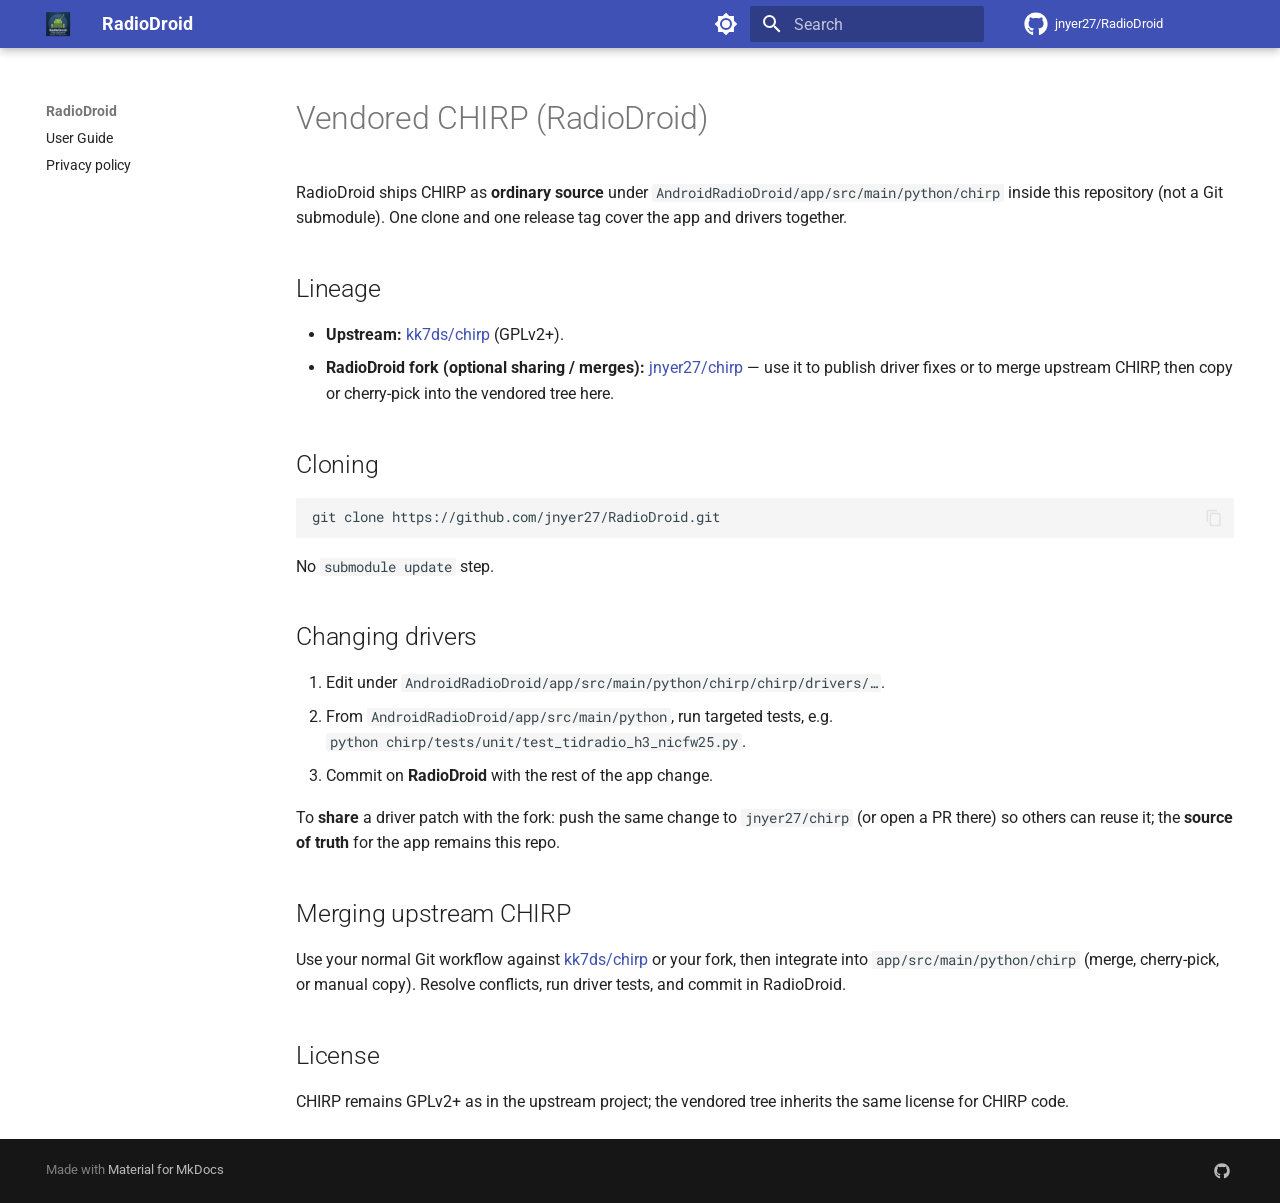
<file: CHIRP_SUBMODULE/index.html>
<!DOCTYPE html>
<html class="no-js" lang="en">
<head>
<meta charset="utf-8"/>
<meta content="width=device-width,initial-scale=1" name="viewport"/>
<meta content="User Guide for RadioDroid — Android CHIRP-compatible universal radio programmer" name="description"/>
<meta content="RadioDroid" name="author"/>
<link href="https://jnyer27.github.io/RadioDroid/CHIRP_SUBMODULE/" rel="canonical"/>
<link href="../assets/images/favicon.png" rel="icon"/>
<meta content="mkdocs-1.6.1, mkdocs-material-9.7.6" name="generator"/>
<title>CHIRP SUBMODULE - RadioDroid</title>
<link href="../assets/stylesheets/main.484c7ddc.min.css" rel="stylesheet"/>
<link href="../assets/stylesheets/palette.ab4e12ef.min.css" rel="stylesheet"/>
<link crossorigin="" href="https://fonts.gstatic.com" rel="preconnect"/>
<link href="https://fonts.googleapis.com/css?family=Roboto:300,300i,400,400i,700,700i%7CRoboto+Mono:400,400i,700,700i&amp;display=fallback" rel="stylesheet"/>
<style>:root{--md-text-font:"Roboto";--md-code-font:"Roboto Mono"}</style>
<link href="../stylesheets/ui-mock.css" rel="stylesheet"/>
<script>__md_scope=new URL("..",location),__md_hash=e=>[...e].reduce(((e,_)=>(e<<5)-e+_.charCodeAt(0)),0),__md_get=(e,_=localStorage,t=__md_scope)=>JSON.parse(_.getItem(t.pathname+"."+e)),__md_set=(e,_,t=localStorage,a=__md_scope)=>{try{t.setItem(a.pathname+"."+e,JSON.stringify(_))}catch(e){}}</script>
</head>
<body data-md-color-accent="indigo" data-md-color-primary="indigo" data-md-color-scheme="default" dir="ltr">
<input autocomplete="off" class="md-toggle" data-md-toggle="drawer" id="__drawer" type="checkbox"/>
<input autocomplete="off" class="md-toggle" data-md-toggle="search" id="__search" type="checkbox"/>
<label class="md-overlay" for="__drawer"></label>
<div data-md-component="skip">
<a class="md-skip" href="#vendored-chirp-radiodroid">
          Skip to content
        </a>
</div>
<div data-md-component="announce">
</div>
<header class="md-header md-header--shadow" data-md-component="header">
<nav aria-label="Header" class="md-header__inner md-grid">
<a aria-label="RadioDroid" class="md-header__button md-logo" data-md-component="logo" href=".." title="RadioDroid">
<img alt="logo" src="../assets/radiodroid-logo.png"/>
</a>
<label class="md-header__button md-icon" for="__drawer">
<svg viewbox="0 0 24 24" xmlns="http://www.w3.org/2000/svg"><path d="M3 6h18v2H3zm0 5h18v2H3zm0 5h18v2H3z"></path></svg>
</label>
<div class="md-header__title" data-md-component="header-title">
<div class="md-header__ellipsis">
<div class="md-header__topic">
<span class="md-ellipsis">
            RadioDroid
          </span>
</div>
<div class="md-header__topic" data-md-component="header-topic">
<span class="md-ellipsis">
            
              CHIRP SUBMODULE
            
          </span>
</div>
</div>
</div>
<form class="md-header__option" data-md-component="palette">
<input aria-label="Switch to dark mode" class="md-option" data-md-color-accent="indigo" data-md-color-media="" data-md-color-primary="indigo" data-md-color-scheme="default" id="__palette_0" name="__palette" type="radio"/>
<label class="md-header__button md-icon" for="__palette_1" hidden="" title="Switch to dark mode">
<svg viewbox="0 0 24 24" xmlns="http://www.w3.org/2000/svg"><path d="M12 8a4 4 0 0 0-4 4 4 4 0 0 0 4 4 4 4 0 0 0 4-4 4 4 0 0 0-4-4m0 10a6 6 0 0 1-6-6 6 6 0 0 1 6-6 6 6 0 0 1 6 6 6 6 0 0 1-6 6m8-9.31V4h-4.69L12 .69 8.69 4H4v4.69L.69 12 4 15.31V20h4.69L12 23.31 15.31 20H20v-4.69L23.31 12z"></path></svg>
</label>
<input aria-label="Switch to light mode" class="md-option" data-md-color-accent="indigo" data-md-color-media="" data-md-color-primary="indigo" data-md-color-scheme="slate" id="__palette_1" name="__palette" type="radio"/>
<label class="md-header__button md-icon" for="__palette_0" hidden="" title="Switch to light mode">
<svg viewbox="0 0 24 24" xmlns="http://www.w3.org/2000/svg"><path d="M12 18c-.89 0-1.74-.2-2.5-.55C11.56 16.5 13 14.42 13 12s-1.44-4.5-3.5-5.45C10.26 6.2 11.11 6 12 6a6 6 0 0 1 6 6 6 6 0 0 1-6 6m8-9.31V4h-4.69L12 .69 8.69 4H4v4.69L.69 12 4 15.31V20h4.69L12 23.31 15.31 20H20v-4.69L23.31 12z"></path></svg>
</label>
</form>
<script>var palette=__md_get("__palette");if(palette&&palette.color){if("(prefers-color-scheme)"===palette.color.media){var media=matchMedia("(prefers-color-scheme: light)"),input=document.querySelector(media.matches?"[data-md-color-media='(prefers-color-scheme: light)']":"[data-md-color-media='(prefers-color-scheme: dark)']");palette.color.media=input.getAttribute("data-md-color-media"),palette.color.scheme=input.getAttribute("data-md-color-scheme"),palette.color.primary=input.getAttribute("data-md-color-primary"),palette.color.accent=input.getAttribute("data-md-color-accent")}for(var[key,value]of Object.entries(palette.color))document.body.setAttribute("data-md-color-"+key,value)}</script>
<label class="md-header__button md-icon" for="__search">
<svg viewbox="0 0 24 24" xmlns="http://www.w3.org/2000/svg"><path d="M9.5 3A6.5 6.5 0 0 1 16 9.5c0 1.61-.59 3.09-1.56 4.23l.27.27h.79l5 5-1.5 1.5-5-5v-.79l-.27-.27A6.52 6.52 0 0 1 9.5 16 6.5 6.5 0 0 1 3 9.5 6.5 6.5 0 0 1 9.5 3m0 2C7 5 5 7 5 9.5S7 14 9.5 14 14 12 14 9.5 12 5 9.5 5"></path></svg>
</label>
<div class="md-search" data-md-component="search" role="dialog">
<label class="md-search__overlay" for="__search"></label>
<div class="md-search__inner" role="search">
<form class="md-search__form" name="search">
<input aria-label="Search" autocapitalize="off" autocomplete="off" autocorrect="off" class="md-search__input" data-md-component="search-query" name="query" placeholder="Search" required="" spellcheck="false" type="text"/>
<label class="md-search__icon md-icon" for="__search">
<svg viewbox="0 0 24 24" xmlns="http://www.w3.org/2000/svg"><path d="M9.5 3A6.5 6.5 0 0 1 16 9.5c0 1.61-.59 3.09-1.56 4.23l.27.27h.79l5 5-1.5 1.5-5-5v-.79l-.27-.27A6.52 6.52 0 0 1 9.5 16 6.5 6.5 0 0 1 3 9.5 6.5 6.5 0 0 1 9.5 3m0 2C7 5 5 7 5 9.5S7 14 9.5 14 14 12 14 9.5 12 5 9.5 5"></path></svg>
<svg viewbox="0 0 24 24" xmlns="http://www.w3.org/2000/svg"><path d="M20 11v2H8l5.5 5.5-1.42 1.42L4.16 12l7.92-7.92L13.5 5.5 8 11z"></path></svg>
</label>
<nav aria-label="Search" class="md-search__options">
<a aria-label="Share" class="md-search__icon md-icon" data-clipboard="" data-clipboard-text="" data-md-component="search-share" href="javascript:void(0)" tabindex="-1" title="Share">
<svg viewbox="0 0 24 24" xmlns="http://www.w3.org/2000/svg"><path d="M18 16.08c-.76 0-1.44.3-1.96.77L8.91 12.7c.05-.23.09-.46.09-.7s-.04-.47-.09-.7l7.05-4.11c.54.5 1.25.81 2.04.81a3 3 0 0 0 3-3 3 3 0 0 0-3-3 3 3 0 0 0-3 3c0 .24.04.47.09.7L8.04 9.81C7.5 9.31 6.79 9 6 9a3 3 0 0 0-3 3 3 3 0 0 0 3 3c.79 0 1.5-.31 2.04-.81l7.12 4.15c-.05.21-.08.43-.08.66 0 1.61 1.31 2.91 2.92 2.91s2.92-1.3 2.92-2.91A2.92 2.92 0 0 0 18 16.08"></path></svg>
</a>
<button aria-label="Clear" class="md-search__icon md-icon" tabindex="-1" title="Clear" type="reset">
<svg viewbox="0 0 24 24" xmlns="http://www.w3.org/2000/svg"><path d="M19 6.41 17.59 5 12 10.59 6.41 5 5 6.41 10.59 12 5 17.59 6.41 19 12 13.41 17.59 19 19 17.59 13.41 12z"></path></svg>
</button>
</nav>
</form>
<div class="md-search__output">
<div class="md-search__scrollwrap" data-md-scrollfix="" tabindex="0">
<div class="md-search-result" data-md-component="search-result">
<div class="md-search-result__meta">
            Initializing search
          </div>
<ol class="md-search-result__list" role="presentation"></ol>
</div>
</div>
</div>
</div>
</div>
<div class="md-header__source">
<a class="md-source" data-md-component="source" href="https://github.com/jnyer27/RadioDroid" title="Go to repository">
<div class="md-source__icon md-icon">
<svg viewbox="0 0 512 512" xmlns="http://www.w3.org/2000/svg"><!--! Font Awesome Free 7.1.0 by @fontawesome - https://fontawesome.com License - https://fontawesome.com/license/free (Icons: CC BY 4.0, Fonts: SIL OFL 1.1, Code: MIT License) Copyright 2025 Fonticons, Inc.--><path d="M173.9 397.4c0 2-2.3 3.6-5.2 3.6-3.3.3-5.6-1.3-5.6-3.6 0-2 2.3-3.6 5.2-3.6 3-.3 5.6 1.3 5.6 3.6m-31.1-4.5c-.7 2 1.3 4.3 4.3 4.9 2.6 1 5.6 0 6.2-2s-1.3-4.3-4.3-5.2c-2.6-.7-5.5.3-6.2 2.3m44.2-1.7c-2.9.7-4.9 2.6-4.6 4.9.3 2 2.9 3.3 5.9 2.6 2.9-.7 4.9-2.6 4.6-4.6-.3-1.9-3-3.2-5.9-2.9M252.8 8C114.1 8 8 113.3 8 252c0 110.9 69.8 205.8 169.5 239.2 12.8 2.3 17.3-5.6 17.3-12.1 0-6.2-.3-40.4-.3-61.4 0 0-70 15-84.7-29.8 0 0-11.4-29.1-27.8-36.6 0 0-22.9-15.7 1.6-15.4 0 0 24.9 2 38.6 25.8 21.9 38.6 58.6 27.5 72.9 20.9 2.3-16 8.8-27.1 16-33.7-55.9-6.2-112.3-14.3-112.3-110.5 0-27.5 7.6-41.3 23.6-58.9-2.6-6.5-11.1-33.3 2.6-67.9 20.9-6.5 69 27 69 27 20-5.6 41.5-8.5 62.8-8.5s42.8 2.9 62.8 8.5c0 0 48.1-33.6 69-27 13.7 34.7 5.2 61.4 2.6 67.9 16 17.7 25.8 31.5 25.8 58.9 0 96.5-58.9 104.2-114.8 110.5 9.2 7.9 17 22.9 17 46.4 0 33.7-.3 75.4-.3 83.6 0 6.5 4.6 14.4 17.3 12.1C436.2 457.8 504 362.9 504 252 504 113.3 391.5 8 252.8 8M105.2 352.9c-1.3 1-1 3.3.7 5.2 1.6 1.6 3.9 2.3 5.2 1 1.3-1 1-3.3-.7-5.2-1.6-1.6-3.9-2.3-5.2-1m-10.8-8.1c-.7 1.3.3 2.9 2.3 3.9 1.6 1 3.6.7 4.3-.7.7-1.3-.3-2.9-2.3-3.9-2-.6-3.6-.3-4.3.7m32.4 35.6c-1.6 1.3-1 4.3 1.3 6.2 2.3 2.3 5.2 2.6 6.5 1 1.3-1.3.7-4.3-1.3-6.2-2.2-2.3-5.2-2.6-6.5-1m-11.4-14.7c-1.6 1-1.6 3.6 0 5.9s4.3 3.3 5.6 2.3c1.6-1.3 1.6-3.9 0-6.2-1.4-2.3-4-3.3-5.6-2"></path></svg>
</div>
<div class="md-source__repository">
    jnyer27/RadioDroid
  </div>
</a>
</div>
</nav>
</header>
<div class="md-container" data-md-component="container">
<main class="md-main" data-md-component="main">
<div class="md-main__inner md-grid">
<div class="md-sidebar md-sidebar--primary" data-md-component="sidebar" data-md-type="navigation">
<div class="md-sidebar__scrollwrap">
<div class="md-sidebar__inner">
<nav aria-label="Navigation" class="md-nav md-nav--primary md-nav--integrated" data-md-level="0">
<label class="md-nav__title" for="__drawer">
<a aria-label="RadioDroid" class="md-nav__button md-logo" data-md-component="logo" href=".." title="RadioDroid">
<img alt="logo" src="../assets/radiodroid-logo.png"/>
</a>
    RadioDroid
  </label>
<div class="md-nav__source">
<a class="md-source" data-md-component="source" href="https://github.com/jnyer27/RadioDroid" title="Go to repository">
<div class="md-source__icon md-icon">
<svg viewbox="0 0 512 512" xmlns="http://www.w3.org/2000/svg"><!--! Font Awesome Free 7.1.0 by @fontawesome - https://fontawesome.com License - https://fontawesome.com/license/free (Icons: CC BY 4.0, Fonts: SIL OFL 1.1, Code: MIT License) Copyright 2025 Fonticons, Inc.--><path d="M173.9 397.4c0 2-2.3 3.6-5.2 3.6-3.3.3-5.6-1.3-5.6-3.6 0-2 2.3-3.6 5.2-3.6 3-.3 5.6 1.3 5.6 3.6m-31.1-4.5c-.7 2 1.3 4.3 4.3 4.9 2.6 1 5.6 0 6.2-2s-1.3-4.3-4.3-5.2c-2.6-.7-5.5.3-6.2 2.3m44.2-1.7c-2.9.7-4.9 2.6-4.6 4.9.3 2 2.9 3.3 5.9 2.6 2.9-.7 4.9-2.6 4.6-4.6-.3-1.9-3-3.2-5.9-2.9M252.8 8C114.1 8 8 113.3 8 252c0 110.9 69.8 205.8 169.5 239.2 12.8 2.3 17.3-5.6 17.3-12.1 0-6.2-.3-40.4-.3-61.4 0 0-70 15-84.7-29.8 0 0-11.4-29.1-27.8-36.6 0 0-22.9-15.7 1.6-15.4 0 0 24.9 2 38.6 25.8 21.9 38.6 58.6 27.5 72.9 20.9 2.3-16 8.8-27.1 16-33.7-55.9-6.2-112.3-14.3-112.3-110.5 0-27.5 7.6-41.3 23.6-58.9-2.6-6.5-11.1-33.3 2.6-67.9 20.9-6.5 69 27 69 27 20-5.6 41.5-8.5 62.8-8.5s42.8 2.9 62.8 8.5c0 0 48.1-33.6 69-27 13.7 34.7 5.2 61.4 2.6 67.9 16 17.7 25.8 31.5 25.8 58.9 0 96.5-58.9 104.2-114.8 110.5 9.2 7.9 17 22.9 17 46.4 0 33.7-.3 75.4-.3 83.6 0 6.5 4.6 14.4 17.3 12.1C436.2 457.8 504 362.9 504 252 504 113.3 391.5 8 252.8 8M105.2 352.9c-1.3 1-1 3.3.7 5.2 1.6 1.6 3.9 2.3 5.2 1 1.3-1 1-3.3-.7-5.2-1.6-1.6-3.9-2.3-5.2-1m-10.8-8.1c-.7 1.3.3 2.9 2.3 3.9 1.6 1 3.6.7 4.3-.7.7-1.3-.3-2.9-2.3-3.9-2-.6-3.6-.3-4.3.7m32.4 35.6c-1.6 1.3-1 4.3 1.3 6.2 2.3 2.3 5.2 2.6 6.5 1 1.3-1.3.7-4.3-1.3-6.2-2.2-2.3-5.2-2.6-6.5-1m-11.4-14.7c-1.6 1-1.6 3.6 0 5.9s4.3 3.3 5.6 2.3c1.6-1.3 1.6-3.9 0-6.2-1.4-2.3-4-3.3-5.6-2"></path></svg>
</div>
<div class="md-source__repository">
    jnyer27/RadioDroid
  </div>
</a>
</div>
<ul class="md-nav__list" data-md-scrollfix="">
<li class="md-nav__item">
<a class="md-nav__link" href="..">
<span class="md-ellipsis">
    
  
    User Guide
  

    
  </span>
</a>
</li>
<li class="md-nav__item">
<a class="md-nav__link" href="../privacy-policy/">
<span class="md-ellipsis">
    
  
    Privacy policy
  

    
  </span>
</a>
</li>
</ul>
</nav>
</div>
</div>
</div>
<div class="md-content" data-md-component="content">
<article class="md-content__inner md-typeset">

<h1 id="vendored-chirp-radiodroid">Vendored CHIRP (RadioDroid)<a class="headerlink" href="#vendored-chirp-radiodroid" title="Permanent link">¶</a></h1>
<p>RadioDroid ships CHIRP as <strong>ordinary source</strong> under <code>AndroidRadioDroid/app/src/main/python/chirp</code> inside this repository (not a Git submodule). One clone and one release tag cover the app and drivers together.</p>
<h2 id="lineage">Lineage<a class="headerlink" href="#lineage" title="Permanent link">¶</a></h2>
<ul>
<li><strong>Upstream:</strong> <a href="https://github.com/kk7ds/chirp">kk7ds/chirp</a> (GPLv2+).</li>
<li><strong>RadioDroid fork (optional sharing / merges):</strong> <a href="https://github.com/jnyer27/chirp">jnyer27/chirp</a> — use it to publish driver fixes or to merge upstream CHIRP, then copy or cherry-pick into the vendored tree here.</li>
</ul>
<h2 id="cloning">Cloning<a class="headerlink" href="#cloning" title="Permanent link">¶</a></h2>
<div class="highlight"><pre><span></span><code><a href="#__codelineno-0-1" id="__codelineno-0-1" name="__codelineno-0-1"></a>git<span class="w"> </span>clone<span class="w"> </span>https://github.com/jnyer27/RadioDroid.git
</code></pre></div>
<p>No <code>submodule update</code> step.</p>
<h2 id="changing-drivers">Changing drivers<a class="headerlink" href="#changing-drivers" title="Permanent link">¶</a></h2>
<ol>
<li>Edit under <code>AndroidRadioDroid/app/src/main/python/chirp/chirp/drivers/…</code>.</li>
<li>From <code>AndroidRadioDroid/app/src/main/python</code>, run targeted tests, e.g.<br/>
<code>python chirp/tests/unit/test_tidradio_h3_nicfw25.py</code>.</li>
<li>Commit on <strong>RadioDroid</strong> with the rest of the app change.</li>
</ol>
<p>To <strong>share</strong> a driver patch with the fork: push the same change to <code>jnyer27/chirp</code> (or open a PR there) so others can reuse it; the <strong>source of truth</strong> for the app remains this repo.</p>
<h2 id="merging-upstream-chirp">Merging upstream CHIRP<a class="headerlink" href="#merging-upstream-chirp" title="Permanent link">¶</a></h2>
<p>Use your normal Git workflow against <a href="https://github.com/kk7ds/chirp">kk7ds/chirp</a> or your fork, then integrate into <code>app/src/main/python/chirp</code> (merge, cherry-pick, or manual copy). Resolve conflicts, run driver tests, and commit in RadioDroid.</p>
<h2 id="license">License<a class="headerlink" href="#license" title="Permanent link">¶</a></h2>
<p>CHIRP remains GPLv2+ as in the upstream project; the vendored tree inherits the same license for CHIRP code.</p>
</article>
</div>
<script>var target=document.getElementById(location.hash.slice(1));target&&target.name&&(target.checked=target.name.startsWith("__tabbed_"))</script>
</div>
<button class="md-top md-icon" data-md-component="top" hidden="" type="button">
<svg viewbox="0 0 24 24" xmlns="http://www.w3.org/2000/svg"><path d="M13 20h-2V8l-5.5 5.5-1.42-1.42L12 4.16l7.92 7.92-1.42 1.42L13 8z"></path></svg>
  Back to top
</button>
</main>
<footer class="md-footer">
<div class="md-footer-meta md-typeset">
<div class="md-footer-meta__inner md-grid">
<div class="md-copyright">
  
  
    Made with
    <a href="https://squidfunk.github.io/mkdocs-material/" rel="noopener" target="_blank">
      Material for MkDocs
    </a>
</div>
<div class="md-social">
<a class="md-social__link" href="https://github.com/jnyer27/RadioDroid" rel="noopener" target="_blank" title="github.com">
<svg viewbox="0 0 512 512" xmlns="http://www.w3.org/2000/svg"><!--! Font Awesome Free 7.1.0 by @fontawesome - https://fontawesome.com License - https://fontawesome.com/license/free (Icons: CC BY 4.0, Fonts: SIL OFL 1.1, Code: MIT License) Copyright 2025 Fonticons, Inc.--><path d="M173.9 397.4c0 2-2.3 3.6-5.2 3.6-3.3.3-5.6-1.3-5.6-3.6 0-2 2.3-3.6 5.2-3.6 3-.3 5.6 1.3 5.6 3.6m-31.1-4.5c-.7 2 1.3 4.3 4.3 4.9 2.6 1 5.6 0 6.2-2s-1.3-4.3-4.3-5.2c-2.6-.7-5.5.3-6.2 2.3m44.2-1.7c-2.9.7-4.9 2.6-4.6 4.9.3 2 2.9 3.3 5.9 2.6 2.9-.7 4.9-2.6 4.6-4.6-.3-1.9-3-3.2-5.9-2.9M252.8 8C114.1 8 8 113.3 8 252c0 110.9 69.8 205.8 169.5 239.2 12.8 2.3 17.3-5.6 17.3-12.1 0-6.2-.3-40.4-.3-61.4 0 0-70 15-84.7-29.8 0 0-11.4-29.1-27.8-36.6 0 0-22.9-15.7 1.6-15.4 0 0 24.9 2 38.6 25.8 21.9 38.6 58.6 27.5 72.9 20.9 2.3-16 8.8-27.1 16-33.7-55.9-6.2-112.3-14.3-112.3-110.5 0-27.5 7.6-41.3 23.6-58.9-2.6-6.5-11.1-33.3 2.6-67.9 20.9-6.5 69 27 69 27 20-5.6 41.5-8.5 62.8-8.5s42.8 2.9 62.8 8.5c0 0 48.1-33.6 69-27 13.7 34.7 5.2 61.4 2.6 67.9 16 17.7 25.8 31.5 25.8 58.9 0 96.5-58.9 104.2-114.8 110.5 9.2 7.9 17 22.9 17 46.4 0 33.7-.3 75.4-.3 83.6 0 6.5 4.6 14.4 17.3 12.1C436.2 457.8 504 362.9 504 252 504 113.3 391.5 8 252.8 8M105.2 352.9c-1.3 1-1 3.3.7 5.2 1.6 1.6 3.9 2.3 5.2 1 1.3-1 1-3.3-.7-5.2-1.6-1.6-3.9-2.3-5.2-1m-10.8-8.1c-.7 1.3.3 2.9 2.3 3.9 1.6 1 3.6.7 4.3-.7.7-1.3-.3-2.9-2.3-3.9-2-.6-3.6-.3-4.3.7m32.4 35.6c-1.6 1.3-1 4.3 1.3 6.2 2.3 2.3 5.2 2.6 6.5 1 1.3-1.3.7-4.3-1.3-6.2-2.2-2.3-5.2-2.6-6.5-1m-11.4-14.7c-1.6 1-1.6 3.6 0 5.9s4.3 3.3 5.6 2.3c1.6-1.3 1.6-3.9 0-6.2-1.4-2.3-4-3.3-5.6-2"></path></svg>
</a>
</div>
</div>
</div>
</footer>
</div>
<div class="md-dialog" data-md-component="dialog">
<div class="md-dialog__inner md-typeset"></div>
</div>
<script id="__config" type="application/json">{"annotate": null, "base": "..", "features": ["navigation.instant", "navigation.top", "navigation.sections", "navigation.expand", "toc.integrate", "search.highlight", "search.share", "content.code.copy"], "search": "../assets/javascripts/workers/search.2c215733.min.js", "tags": null, "translations": {"clipboard.copied": "Copied to clipboard", "clipboard.copy": "Copy to clipboard", "search.result.more.one": "1 more on this page", "search.result.more.other": "# more on this page", "search.result.none": "No matching documents", "search.result.one": "1 matching document", "search.result.other": "# matching documents", "search.result.placeholder": "Type to start searching", "search.result.term.missing": "Missing", "select.version": "Select version"}, "version": null}</script>
<script src="../assets/javascripts/bundle.79ae519e.min.js"></script>
</body>
</html>
</file>
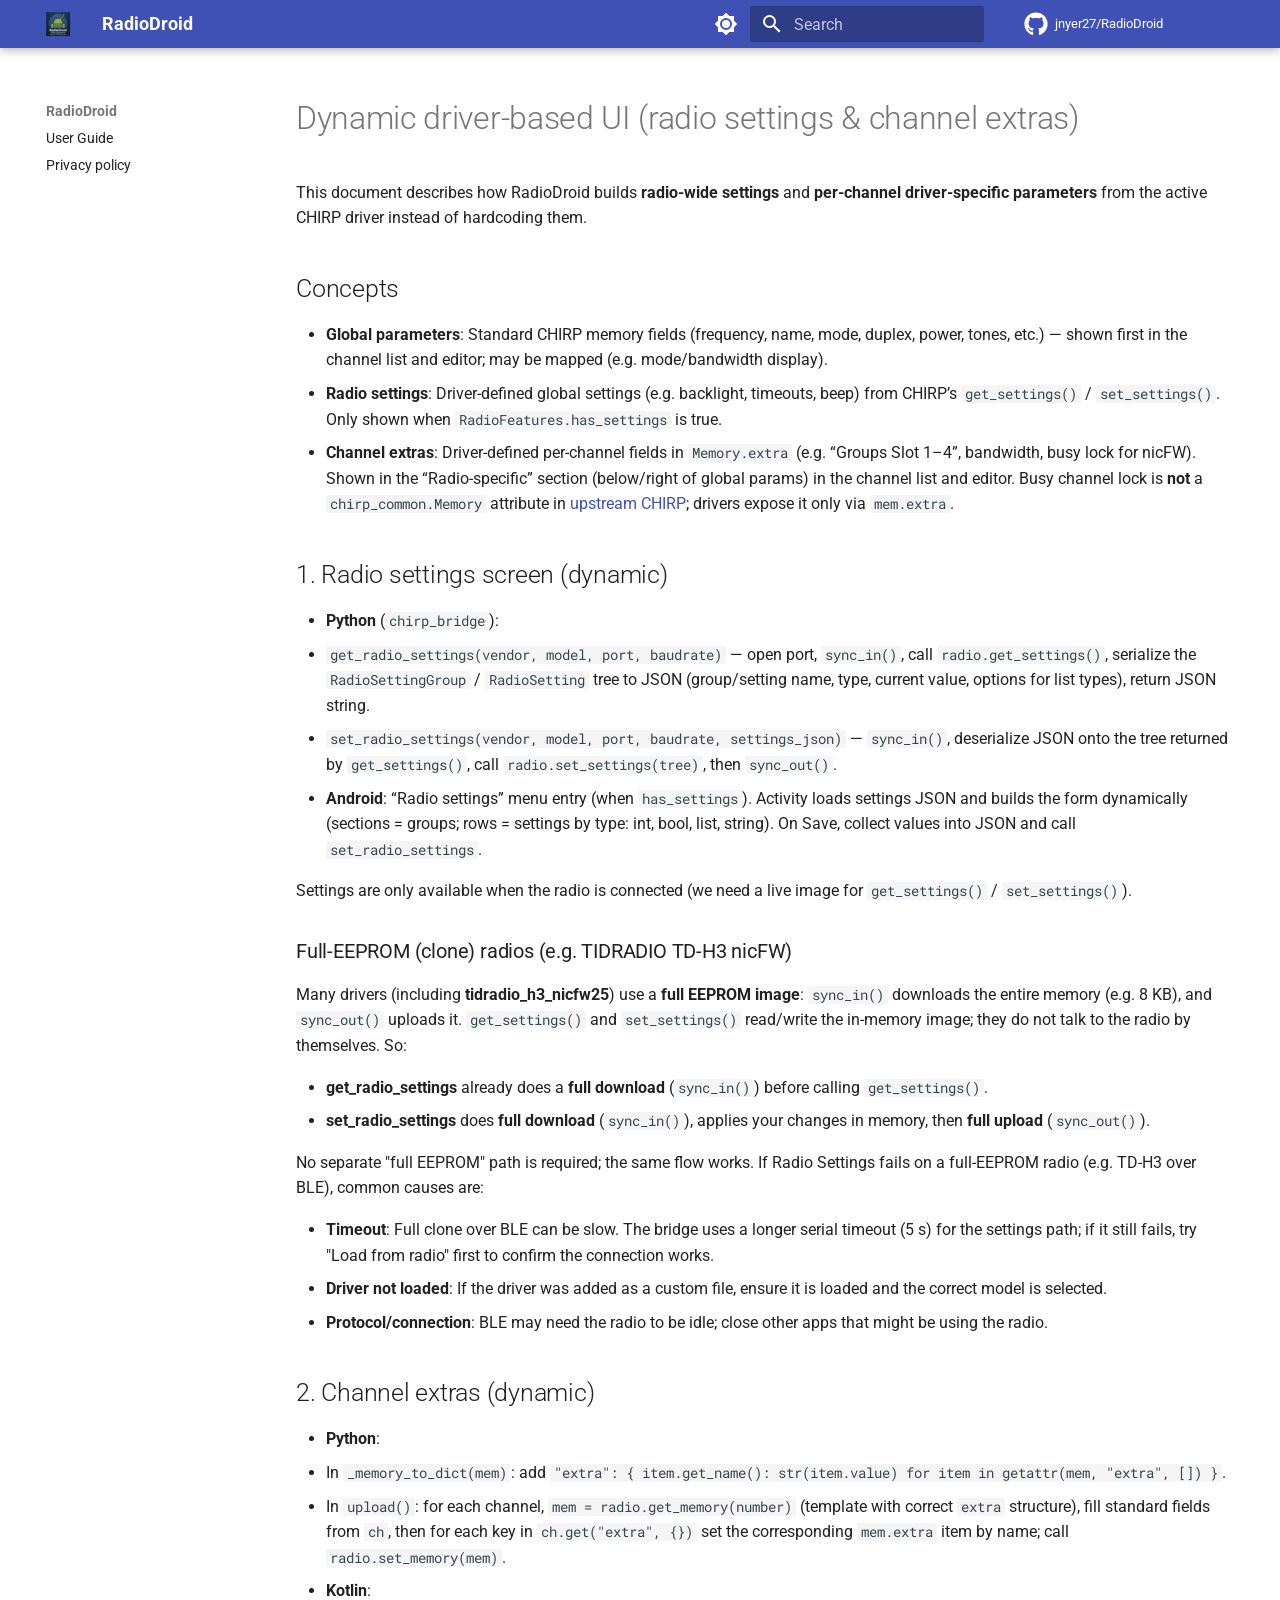
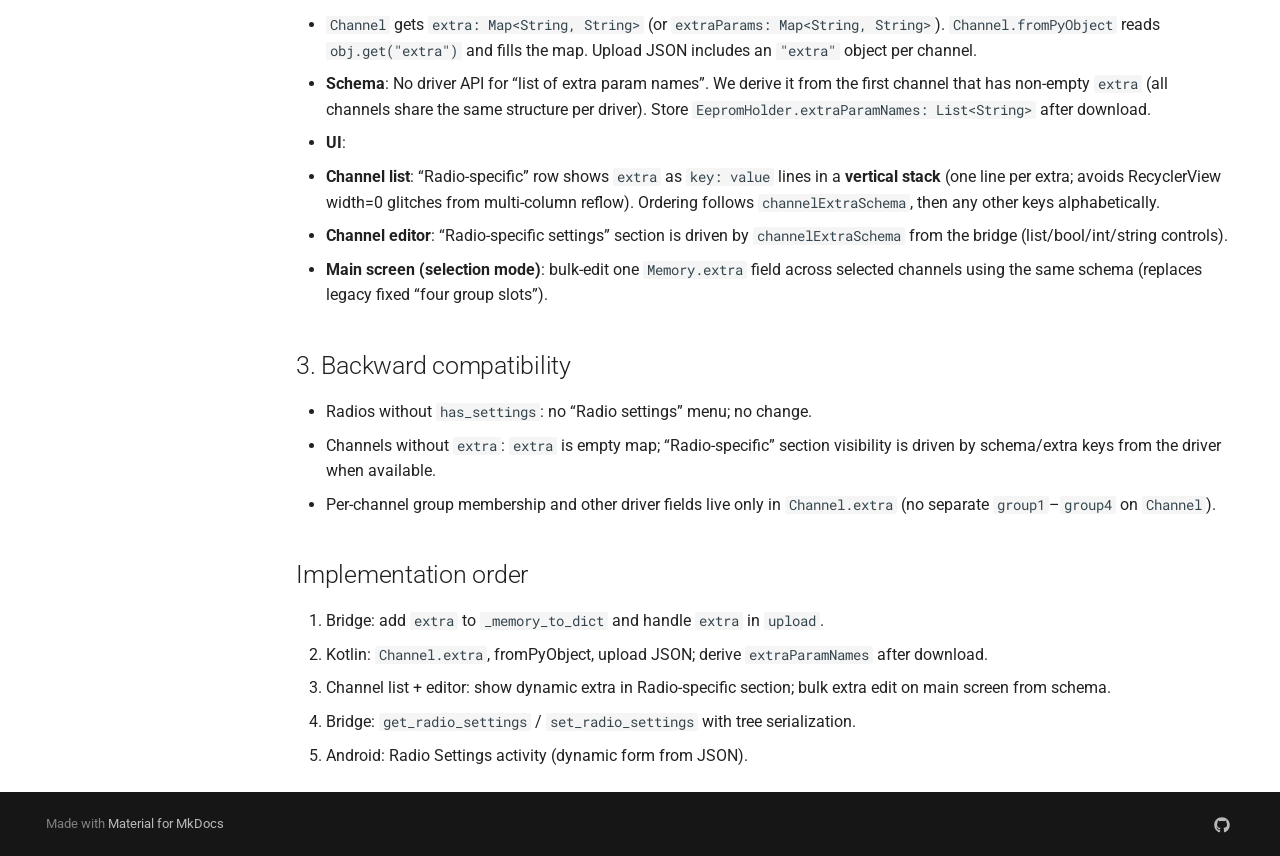
<file: DYNAMIC_DRIVER_UI/index.html>
<!DOCTYPE html>
<html class="no-js" lang="en">
<head>
<meta charset="utf-8"/>
<meta content="width=device-width,initial-scale=1" name="viewport"/>
<meta content="User Guide for RadioDroid — Android CHIRP-compatible universal radio programmer" name="description"/>
<meta content="RadioDroid" name="author"/>
<link href="https://jnyer27.github.io/RadioDroid/DYNAMIC_DRIVER_UI/" rel="canonical"/>
<link href="../assets/images/favicon.png" rel="icon"/>
<meta content="mkdocs-1.6.1, mkdocs-material-9.7.6" name="generator"/>
<title>DYNAMIC DRIVER UI - RadioDroid</title>
<link href="../assets/stylesheets/main.484c7ddc.min.css" rel="stylesheet"/>
<link href="../assets/stylesheets/palette.ab4e12ef.min.css" rel="stylesheet"/>
<link crossorigin="" href="https://fonts.gstatic.com" rel="preconnect"/>
<link href="https://fonts.googleapis.com/css?family=Roboto:300,300i,400,400i,700,700i%7CRoboto+Mono:400,400i,700,700i&amp;display=fallback" rel="stylesheet"/>
<style>:root{--md-text-font:"Roboto";--md-code-font:"Roboto Mono"}</style>
<link href="../stylesheets/ui-mock.css" rel="stylesheet"/>
<script>__md_scope=new URL("..",location),__md_hash=e=>[...e].reduce(((e,_)=>(e<<5)-e+_.charCodeAt(0)),0),__md_get=(e,_=localStorage,t=__md_scope)=>JSON.parse(_.getItem(t.pathname+"."+e)),__md_set=(e,_,t=localStorage,a=__md_scope)=>{try{t.setItem(a.pathname+"."+e,JSON.stringify(_))}catch(e){}}</script>
</head>
<body data-md-color-accent="indigo" data-md-color-primary="indigo" data-md-color-scheme="default" dir="ltr">
<input autocomplete="off" class="md-toggle" data-md-toggle="drawer" id="__drawer" type="checkbox"/>
<input autocomplete="off" class="md-toggle" data-md-toggle="search" id="__search" type="checkbox"/>
<label class="md-overlay" for="__drawer"></label>
<div data-md-component="skip">
<a class="md-skip" href="#dynamic-driver-based-ui-radio-settings-channel-extras">
          Skip to content
        </a>
</div>
<div data-md-component="announce">
</div>
<header class="md-header md-header--shadow" data-md-component="header">
<nav aria-label="Header" class="md-header__inner md-grid">
<a aria-label="RadioDroid" class="md-header__button md-logo" data-md-component="logo" href=".." title="RadioDroid">
<img alt="logo" src="../assets/radiodroid-logo.png"/>
</a>
<label class="md-header__button md-icon" for="__drawer">
<svg viewbox="0 0 24 24" xmlns="http://www.w3.org/2000/svg"><path d="M3 6h18v2H3zm0 5h18v2H3zm0 5h18v2H3z"></path></svg>
</label>
<div class="md-header__title" data-md-component="header-title">
<div class="md-header__ellipsis">
<div class="md-header__topic">
<span class="md-ellipsis">
            RadioDroid
          </span>
</div>
<div class="md-header__topic" data-md-component="header-topic">
<span class="md-ellipsis">
            
              DYNAMIC DRIVER UI
            
          </span>
</div>
</div>
</div>
<form class="md-header__option" data-md-component="palette">
<input aria-label="Switch to dark mode" class="md-option" data-md-color-accent="indigo" data-md-color-media="" data-md-color-primary="indigo" data-md-color-scheme="default" id="__palette_0" name="__palette" type="radio"/>
<label class="md-header__button md-icon" for="__palette_1" hidden="" title="Switch to dark mode">
<svg viewbox="0 0 24 24" xmlns="http://www.w3.org/2000/svg"><path d="M12 8a4 4 0 0 0-4 4 4 4 0 0 0 4 4 4 4 0 0 0 4-4 4 4 0 0 0-4-4m0 10a6 6 0 0 1-6-6 6 6 0 0 1 6-6 6 6 0 0 1 6 6 6 6 0 0 1-6 6m8-9.31V4h-4.69L12 .69 8.69 4H4v4.69L.69 12 4 15.31V20h4.69L12 23.31 15.31 20H20v-4.69L23.31 12z"></path></svg>
</label>
<input aria-label="Switch to light mode" class="md-option" data-md-color-accent="indigo" data-md-color-media="" data-md-color-primary="indigo" data-md-color-scheme="slate" id="__palette_1" name="__palette" type="radio"/>
<label class="md-header__button md-icon" for="__palette_0" hidden="" title="Switch to light mode">
<svg viewbox="0 0 24 24" xmlns="http://www.w3.org/2000/svg"><path d="M12 18c-.89 0-1.74-.2-2.5-.55C11.56 16.5 13 14.42 13 12s-1.44-4.5-3.5-5.45C10.26 6.2 11.11 6 12 6a6 6 0 0 1 6 6 6 6 0 0 1-6 6m8-9.31V4h-4.69L12 .69 8.69 4H4v4.69L.69 12 4 15.31V20h4.69L12 23.31 15.31 20H20v-4.69L23.31 12z"></path></svg>
</label>
</form>
<script>var palette=__md_get("__palette");if(palette&&palette.color){if("(prefers-color-scheme)"===palette.color.media){var media=matchMedia("(prefers-color-scheme: light)"),input=document.querySelector(media.matches?"[data-md-color-media='(prefers-color-scheme: light)']":"[data-md-color-media='(prefers-color-scheme: dark)']");palette.color.media=input.getAttribute("data-md-color-media"),palette.color.scheme=input.getAttribute("data-md-color-scheme"),palette.color.primary=input.getAttribute("data-md-color-primary"),palette.color.accent=input.getAttribute("data-md-color-accent")}for(var[key,value]of Object.entries(palette.color))document.body.setAttribute("data-md-color-"+key,value)}</script>
<label class="md-header__button md-icon" for="__search">
<svg viewbox="0 0 24 24" xmlns="http://www.w3.org/2000/svg"><path d="M9.5 3A6.5 6.5 0 0 1 16 9.5c0 1.61-.59 3.09-1.56 4.23l.27.27h.79l5 5-1.5 1.5-5-5v-.79l-.27-.27A6.52 6.52 0 0 1 9.5 16 6.5 6.5 0 0 1 3 9.5 6.5 6.5 0 0 1 9.5 3m0 2C7 5 5 7 5 9.5S7 14 9.5 14 14 12 14 9.5 12 5 9.5 5"></path></svg>
</label>
<div class="md-search" data-md-component="search" role="dialog">
<label class="md-search__overlay" for="__search"></label>
<div class="md-search__inner" role="search">
<form class="md-search__form" name="search">
<input aria-label="Search" autocapitalize="off" autocomplete="off" autocorrect="off" class="md-search__input" data-md-component="search-query" name="query" placeholder="Search" required="" spellcheck="false" type="text"/>
<label class="md-search__icon md-icon" for="__search">
<svg viewbox="0 0 24 24" xmlns="http://www.w3.org/2000/svg"><path d="M9.5 3A6.5 6.5 0 0 1 16 9.5c0 1.61-.59 3.09-1.56 4.23l.27.27h.79l5 5-1.5 1.5-5-5v-.79l-.27-.27A6.52 6.52 0 0 1 9.5 16 6.5 6.5 0 0 1 3 9.5 6.5 6.5 0 0 1 9.5 3m0 2C7 5 5 7 5 9.5S7 14 9.5 14 14 12 14 9.5 12 5 9.5 5"></path></svg>
<svg viewbox="0 0 24 24" xmlns="http://www.w3.org/2000/svg"><path d="M20 11v2H8l5.5 5.5-1.42 1.42L4.16 12l7.92-7.92L13.5 5.5 8 11z"></path></svg>
</label>
<nav aria-label="Search" class="md-search__options">
<a aria-label="Share" class="md-search__icon md-icon" data-clipboard="" data-clipboard-text="" data-md-component="search-share" href="javascript:void(0)" tabindex="-1" title="Share">
<svg viewbox="0 0 24 24" xmlns="http://www.w3.org/2000/svg"><path d="M18 16.08c-.76 0-1.44.3-1.96.77L8.91 12.7c.05-.23.09-.46.09-.7s-.04-.47-.09-.7l7.05-4.11c.54.5 1.25.81 2.04.81a3 3 0 0 0 3-3 3 3 0 0 0-3-3 3 3 0 0 0-3 3c0 .24.04.47.09.7L8.04 9.81C7.5 9.31 6.79 9 6 9a3 3 0 0 0-3 3 3 3 0 0 0 3 3c.79 0 1.5-.31 2.04-.81l7.12 4.15c-.05.21-.08.43-.08.66 0 1.61 1.31 2.91 2.92 2.91s2.92-1.3 2.92-2.91A2.92 2.92 0 0 0 18 16.08"></path></svg>
</a>
<button aria-label="Clear" class="md-search__icon md-icon" tabindex="-1" title="Clear" type="reset">
<svg viewbox="0 0 24 24" xmlns="http://www.w3.org/2000/svg"><path d="M19 6.41 17.59 5 12 10.59 6.41 5 5 6.41 10.59 12 5 17.59 6.41 19 12 13.41 17.59 19 19 17.59 13.41 12z"></path></svg>
</button>
</nav>
</form>
<div class="md-search__output">
<div class="md-search__scrollwrap" data-md-scrollfix="" tabindex="0">
<div class="md-search-result" data-md-component="search-result">
<div class="md-search-result__meta">
            Initializing search
          </div>
<ol class="md-search-result__list" role="presentation"></ol>
</div>
</div>
</div>
</div>
</div>
<div class="md-header__source">
<a class="md-source" data-md-component="source" href="https://github.com/jnyer27/RadioDroid" title="Go to repository">
<div class="md-source__icon md-icon">
<svg viewbox="0 0 512 512" xmlns="http://www.w3.org/2000/svg"><!--! Font Awesome Free 7.1.0 by @fontawesome - https://fontawesome.com License - https://fontawesome.com/license/free (Icons: CC BY 4.0, Fonts: SIL OFL 1.1, Code: MIT License) Copyright 2025 Fonticons, Inc.--><path d="M173.9 397.4c0 2-2.3 3.6-5.2 3.6-3.3.3-5.6-1.3-5.6-3.6 0-2 2.3-3.6 5.2-3.6 3-.3 5.6 1.3 5.6 3.6m-31.1-4.5c-.7 2 1.3 4.3 4.3 4.9 2.6 1 5.6 0 6.2-2s-1.3-4.3-4.3-5.2c-2.6-.7-5.5.3-6.2 2.3m44.2-1.7c-2.9.7-4.9 2.6-4.6 4.9.3 2 2.9 3.3 5.9 2.6 2.9-.7 4.9-2.6 4.6-4.6-.3-1.9-3-3.2-5.9-2.9M252.8 8C114.1 8 8 113.3 8 252c0 110.9 69.8 205.8 169.5 239.2 12.8 2.3 17.3-5.6 17.3-12.1 0-6.2-.3-40.4-.3-61.4 0 0-70 15-84.7-29.8 0 0-11.4-29.1-27.8-36.6 0 0-22.9-15.7 1.6-15.4 0 0 24.9 2 38.6 25.8 21.9 38.6 58.6 27.5 72.9 20.9 2.3-16 8.8-27.1 16-33.7-55.9-6.2-112.3-14.3-112.3-110.5 0-27.5 7.6-41.3 23.6-58.9-2.6-6.5-11.1-33.3 2.6-67.9 20.9-6.5 69 27 69 27 20-5.6 41.5-8.5 62.8-8.5s42.8 2.9 62.8 8.5c0 0 48.1-33.6 69-27 13.7 34.7 5.2 61.4 2.6 67.9 16 17.7 25.8 31.5 25.8 58.9 0 96.5-58.9 104.2-114.8 110.5 9.2 7.9 17 22.9 17 46.4 0 33.7-.3 75.4-.3 83.6 0 6.5 4.6 14.4 17.3 12.1C436.2 457.8 504 362.9 504 252 504 113.3 391.5 8 252.8 8M105.2 352.9c-1.3 1-1 3.3.7 5.2 1.6 1.6 3.9 2.3 5.2 1 1.3-1 1-3.3-.7-5.2-1.6-1.6-3.9-2.3-5.2-1m-10.8-8.1c-.7 1.3.3 2.9 2.3 3.9 1.6 1 3.6.7 4.3-.7.7-1.3-.3-2.9-2.3-3.9-2-.6-3.6-.3-4.3.7m32.4 35.6c-1.6 1.3-1 4.3 1.3 6.2 2.3 2.3 5.2 2.6 6.5 1 1.3-1.3.7-4.3-1.3-6.2-2.2-2.3-5.2-2.6-6.5-1m-11.4-14.7c-1.6 1-1.6 3.6 0 5.9s4.3 3.3 5.6 2.3c1.6-1.3 1.6-3.9 0-6.2-1.4-2.3-4-3.3-5.6-2"></path></svg>
</div>
<div class="md-source__repository">
    jnyer27/RadioDroid
  </div>
</a>
</div>
</nav>
</header>
<div class="md-container" data-md-component="container">
<main class="md-main" data-md-component="main">
<div class="md-main__inner md-grid">
<div class="md-sidebar md-sidebar--primary" data-md-component="sidebar" data-md-type="navigation">
<div class="md-sidebar__scrollwrap">
<div class="md-sidebar__inner">
<nav aria-label="Navigation" class="md-nav md-nav--primary md-nav--integrated" data-md-level="0">
<label class="md-nav__title" for="__drawer">
<a aria-label="RadioDroid" class="md-nav__button md-logo" data-md-component="logo" href=".." title="RadioDroid">
<img alt="logo" src="../assets/radiodroid-logo.png"/>
</a>
    RadioDroid
  </label>
<div class="md-nav__source">
<a class="md-source" data-md-component="source" href="https://github.com/jnyer27/RadioDroid" title="Go to repository">
<div class="md-source__icon md-icon">
<svg viewbox="0 0 512 512" xmlns="http://www.w3.org/2000/svg"><!--! Font Awesome Free 7.1.0 by @fontawesome - https://fontawesome.com License - https://fontawesome.com/license/free (Icons: CC BY 4.0, Fonts: SIL OFL 1.1, Code: MIT License) Copyright 2025 Fonticons, Inc.--><path d="M173.9 397.4c0 2-2.3 3.6-5.2 3.6-3.3.3-5.6-1.3-5.6-3.6 0-2 2.3-3.6 5.2-3.6 3-.3 5.6 1.3 5.6 3.6m-31.1-4.5c-.7 2 1.3 4.3 4.3 4.9 2.6 1 5.6 0 6.2-2s-1.3-4.3-4.3-5.2c-2.6-.7-5.5.3-6.2 2.3m44.2-1.7c-2.9.7-4.9 2.6-4.6 4.9.3 2 2.9 3.3 5.9 2.6 2.9-.7 4.9-2.6 4.6-4.6-.3-1.9-3-3.2-5.9-2.9M252.8 8C114.1 8 8 113.3 8 252c0 110.9 69.8 205.8 169.5 239.2 12.8 2.3 17.3-5.6 17.3-12.1 0-6.2-.3-40.4-.3-61.4 0 0-70 15-84.7-29.8 0 0-11.4-29.1-27.8-36.6 0 0-22.9-15.7 1.6-15.4 0 0 24.9 2 38.6 25.8 21.9 38.6 58.6 27.5 72.9 20.9 2.3-16 8.8-27.1 16-33.7-55.9-6.2-112.3-14.3-112.3-110.5 0-27.5 7.6-41.3 23.6-58.9-2.6-6.5-11.1-33.3 2.6-67.9 20.9-6.5 69 27 69 27 20-5.6 41.5-8.5 62.8-8.5s42.8 2.9 62.8 8.5c0 0 48.1-33.6 69-27 13.7 34.7 5.2 61.4 2.6 67.9 16 17.7 25.8 31.5 25.8 58.9 0 96.5-58.9 104.2-114.8 110.5 9.2 7.9 17 22.9 17 46.4 0 33.7-.3 75.4-.3 83.6 0 6.5 4.6 14.4 17.3 12.1C436.2 457.8 504 362.9 504 252 504 113.3 391.5 8 252.8 8M105.2 352.9c-1.3 1-1 3.3.7 5.2 1.6 1.6 3.9 2.3 5.2 1 1.3-1 1-3.3-.7-5.2-1.6-1.6-3.9-2.3-5.2-1m-10.8-8.1c-.7 1.3.3 2.9 2.3 3.9 1.6 1 3.6.7 4.3-.7.7-1.3-.3-2.9-2.3-3.9-2-.6-3.6-.3-4.3.7m32.4 35.6c-1.6 1.3-1 4.3 1.3 6.2 2.3 2.3 5.2 2.6 6.5 1 1.3-1.3.7-4.3-1.3-6.2-2.2-2.3-5.2-2.6-6.5-1m-11.4-14.7c-1.6 1-1.6 3.6 0 5.9s4.3 3.3 5.6 2.3c1.6-1.3 1.6-3.9 0-6.2-1.4-2.3-4-3.3-5.6-2"></path></svg>
</div>
<div class="md-source__repository">
    jnyer27/RadioDroid
  </div>
</a>
</div>
<ul class="md-nav__list" data-md-scrollfix="">
<li class="md-nav__item">
<a class="md-nav__link" href="..">
<span class="md-ellipsis">
    
  
    User Guide
  

    
  </span>
</a>
</li>
<li class="md-nav__item">
<a class="md-nav__link" href="../privacy-policy/">
<span class="md-ellipsis">
    
  
    Privacy policy
  

    
  </span>
</a>
</li>
</ul>
</nav>
</div>
</div>
</div>
<div class="md-content" data-md-component="content">
<article class="md-content__inner md-typeset">

<h1 id="dynamic-driver-based-ui-radio-settings-channel-extras">Dynamic driver-based UI (radio settings &amp; channel extras)<a class="headerlink" href="#dynamic-driver-based-ui-radio-settings-channel-extras" title="Permanent link">¶</a></h1>
<p>This document describes how RadioDroid builds <strong>radio-wide settings</strong> and <strong>per-channel driver-specific parameters</strong> from the active CHIRP driver instead of hardcoding them.</p>
<h2 id="concepts">Concepts<a class="headerlink" href="#concepts" title="Permanent link">¶</a></h2>
<ul>
<li><strong>Global parameters</strong>: Standard CHIRP memory fields (frequency, name, mode, duplex, power, tones, etc.) — shown first in the channel list and editor; may be mapped (e.g. mode/bandwidth display).</li>
<li><strong>Radio settings</strong>: Driver-defined global settings (e.g. backlight, timeouts, beep) from CHIRP’s <code>get_settings()</code> / <code>set_settings()</code>. Only shown when <code>RadioFeatures.has_settings</code> is true.</li>
<li><strong>Channel extras</strong>: Driver-defined per-channel fields in <code>Memory.extra</code> (e.g. “Groups Slot 1–4”, bandwidth, busy lock for nicFW). Shown in the “Radio-specific” section (below/right of global params) in the channel list and editor. Busy channel lock is <strong>not</strong> a <code>chirp_common.Memory</code> attribute in <a href="https://github.com/kk7ds/chirp/blob/master/chirp/chirp_common.py">upstream CHIRP</a>; drivers expose it only via <code>mem.extra</code>.</li>
</ul>
<h2 id="1-radio-settings-screen-dynamic">1. Radio settings screen (dynamic)<a class="headerlink" href="#1-radio-settings-screen-dynamic" title="Permanent link">¶</a></h2>
<ul>
<li><strong>Python</strong> (<code>chirp_bridge</code>):</li>
<li><code>get_radio_settings(vendor, model, port, baudrate)</code> — open port, <code>sync_in()</code>, call <code>radio.get_settings()</code>, serialize the <code>RadioSettingGroup</code> / <code>RadioSetting</code> tree to JSON (group/setting name, type, current value, options for list types), return JSON string.</li>
<li><code>set_radio_settings(vendor, model, port, baudrate, settings_json)</code> — <code>sync_in()</code>, deserialize JSON onto the tree returned by <code>get_settings()</code>, call <code>radio.set_settings(tree)</code>, then <code>sync_out()</code>.</li>
<li><strong>Android</strong>: “Radio settings” menu entry (when <code>has_settings</code>). Activity loads settings JSON and builds the form dynamically (sections = groups; rows = settings by type: int, bool, list, string). On Save, collect values into JSON and call <code>set_radio_settings</code>.</li>
</ul>
<p>Settings are only available when the radio is connected (we need a live image for <code>get_settings()</code> / <code>set_settings()</code>).</p>
<h3 id="full-eeprom-clone-radios-eg-tidradio-td-h3-nicfw">Full-EEPROM (clone) radios (e.g. TIDRADIO TD-H3 nicFW)<a class="headerlink" href="#full-eeprom-clone-radios-eg-tidradio-td-h3-nicfw" title="Permanent link">¶</a></h3>
<p>Many drivers (including <strong>tidradio_h3_nicfw25</strong>) use a <strong>full EEPROM image</strong>: <code>sync_in()</code> downloads the entire memory (e.g. 8 KB), and <code>sync_out()</code> uploads it. <code>get_settings()</code> and <code>set_settings()</code> read/write the in-memory image; they do not talk to the radio by themselves. So:</p>
<ul>
<li><strong>get_radio_settings</strong> already does a <strong>full download</strong> (<code>sync_in()</code>) before calling <code>get_settings()</code>.</li>
<li><strong>set_radio_settings</strong> does <strong>full download</strong> (<code>sync_in()</code>), applies your changes in memory, then <strong>full upload</strong> (<code>sync_out()</code>).</li>
</ul>
<p>No separate "full EEPROM" path is required; the same flow works. If Radio Settings fails on a full-EEPROM radio (e.g. TD-H3 over BLE), common causes are:</p>
<ul>
<li><strong>Timeout</strong>: Full clone over BLE can be slow. The bridge uses a longer serial timeout (5 s) for the settings path; if it still fails, try "Load from radio" first to confirm the connection works.</li>
<li><strong>Driver not loaded</strong>: If the driver was added as a custom file, ensure it is loaded and the correct model is selected.</li>
<li><strong>Protocol/connection</strong>: BLE may need the radio to be idle; close other apps that might be using the radio.</li>
</ul>
<h2 id="2-channel-extras-dynamic">2. Channel extras (dynamic)<a class="headerlink" href="#2-channel-extras-dynamic" title="Permanent link">¶</a></h2>
<ul>
<li><strong>Python</strong>:</li>
<li>In <code>_memory_to_dict(mem)</code>: add <code>"extra": { item.get_name(): str(item.value) for item in getattr(mem, "extra", []) }</code>.</li>
<li>In <code>upload()</code>: for each channel, <code>mem = radio.get_memory(number)</code> (template with correct <code>extra</code> structure), fill standard fields from <code>ch</code>, then for each key in <code>ch.get("extra", {})</code> set the corresponding <code>mem.extra</code> item by name; call <code>radio.set_memory(mem)</code>.</li>
<li><strong>Kotlin</strong>:</li>
<li><code>Channel</code> gets <code>extra: Map&lt;String, String&gt;</code> (or <code>extraParams: Map&lt;String, String&gt;</code>). <code>Channel.fromPyObject</code> reads <code>obj.get("extra")</code> and fills the map. Upload JSON includes an <code>"extra"</code> object per channel.</li>
<li><strong>Schema</strong>: No driver API for “list of extra param names”. We derive it from the first channel that has non-empty <code>extra</code> (all channels share the same structure per driver). Store <code>EepromHolder.extraParamNames: List&lt;String&gt;</code> after download.</li>
<li><strong>UI</strong>:</li>
<li><strong>Channel list</strong>: “Radio-specific” row shows <code>extra</code> as <code>key: value</code> lines in a <strong>vertical stack</strong> (one line per extra; avoids RecyclerView width=0 glitches from multi-column reflow). Ordering follows <code>channelExtraSchema</code>, then any other keys alphabetically.</li>
<li><strong>Channel editor</strong>: “Radio-specific settings” section is driven by <code>channelExtraSchema</code> from the bridge (list/bool/int/string controls).</li>
<li><strong>Main screen (selection mode)</strong>: bulk-edit one <code>Memory.extra</code> field across selected channels using the same schema (replaces legacy fixed “four group slots”).</li>
</ul>
<h2 id="3-backward-compatibility">3. Backward compatibility<a class="headerlink" href="#3-backward-compatibility" title="Permanent link">¶</a></h2>
<ul>
<li>Radios without <code>has_settings</code>: no “Radio settings” menu; no change.</li>
<li>Channels without <code>extra</code>: <code>extra</code> is empty map; “Radio-specific” section visibility is driven by schema/extra keys from the driver when available.</li>
<li>Per-channel group membership and other driver fields live only in <code>Channel.extra</code> (no separate <code>group1</code>–<code>group4</code> on <code>Channel</code>).</li>
</ul>
<h2 id="implementation-order">Implementation order<a class="headerlink" href="#implementation-order" title="Permanent link">¶</a></h2>
<ol>
<li>Bridge: add <code>extra</code> to <code>_memory_to_dict</code> and handle <code>extra</code> in <code>upload</code>.</li>
<li>Kotlin: <code>Channel.extra</code>, fromPyObject, upload JSON; derive <code>extraParamNames</code> after download.</li>
<li>Channel list + editor: show dynamic extra in Radio-specific section; bulk extra edit on main screen from schema.</li>
<li>Bridge: <code>get_radio_settings</code> / <code>set_radio_settings</code> with tree serialization.</li>
<li>Android: Radio Settings activity (dynamic form from JSON).</li>
</ol>
</article>
</div>
<script>var target=document.getElementById(location.hash.slice(1));target&&target.name&&(target.checked=target.name.startsWith("__tabbed_"))</script>
</div>
<button class="md-top md-icon" data-md-component="top" hidden="" type="button">
<svg viewbox="0 0 24 24" xmlns="http://www.w3.org/2000/svg"><path d="M13 20h-2V8l-5.5 5.5-1.42-1.42L12 4.16l7.92 7.92-1.42 1.42L13 8z"></path></svg>
  Back to top
</button>
</main>
<footer class="md-footer">
<div class="md-footer-meta md-typeset">
<div class="md-footer-meta__inner md-grid">
<div class="md-copyright">
  
  
    Made with
    <a href="https://squidfunk.github.io/mkdocs-material/" rel="noopener" target="_blank">
      Material for MkDocs
    </a>
</div>
<div class="md-social">
<a class="md-social__link" href="https://github.com/jnyer27/RadioDroid" rel="noopener" target="_blank" title="github.com">
<svg viewbox="0 0 512 512" xmlns="http://www.w3.org/2000/svg"><!--! Font Awesome Free 7.1.0 by @fontawesome - https://fontawesome.com License - https://fontawesome.com/license/free (Icons: CC BY 4.0, Fonts: SIL OFL 1.1, Code: MIT License) Copyright 2025 Fonticons, Inc.--><path d="M173.9 397.4c0 2-2.3 3.6-5.2 3.6-3.3.3-5.6-1.3-5.6-3.6 0-2 2.3-3.6 5.2-3.6 3-.3 5.6 1.3 5.6 3.6m-31.1-4.5c-.7 2 1.3 4.3 4.3 4.9 2.6 1 5.6 0 6.2-2s-1.3-4.3-4.3-5.2c-2.6-.7-5.5.3-6.2 2.3m44.2-1.7c-2.9.7-4.9 2.6-4.6 4.9.3 2 2.9 3.3 5.9 2.6 2.9-.7 4.9-2.6 4.6-4.6-.3-1.9-3-3.2-5.9-2.9M252.8 8C114.1 8 8 113.3 8 252c0 110.9 69.8 205.8 169.5 239.2 12.8 2.3 17.3-5.6 17.3-12.1 0-6.2-.3-40.4-.3-61.4 0 0-70 15-84.7-29.8 0 0-11.4-29.1-27.8-36.6 0 0-22.9-15.7 1.6-15.4 0 0 24.9 2 38.6 25.8 21.9 38.6 58.6 27.5 72.9 20.9 2.3-16 8.8-27.1 16-33.7-55.9-6.2-112.3-14.3-112.3-110.5 0-27.5 7.6-41.3 23.6-58.9-2.6-6.5-11.1-33.3 2.6-67.9 20.9-6.5 69 27 69 27 20-5.6 41.5-8.5 62.8-8.5s42.8 2.9 62.8 8.5c0 0 48.1-33.6 69-27 13.7 34.7 5.2 61.4 2.6 67.9 16 17.7 25.8 31.5 25.8 58.9 0 96.5-58.9 104.2-114.8 110.5 9.2 7.9 17 22.9 17 46.4 0 33.7-.3 75.4-.3 83.6 0 6.5 4.6 14.4 17.3 12.1C436.2 457.8 504 362.9 504 252 504 113.3 391.5 8 252.8 8M105.2 352.9c-1.3 1-1 3.3.7 5.2 1.6 1.6 3.9 2.3 5.2 1 1.3-1 1-3.3-.7-5.2-1.6-1.6-3.9-2.3-5.2-1m-10.8-8.1c-.7 1.3.3 2.9 2.3 3.9 1.6 1 3.6.7 4.3-.7.7-1.3-.3-2.9-2.3-3.9-2-.6-3.6-.3-4.3.7m32.4 35.6c-1.6 1.3-1 4.3 1.3 6.2 2.3 2.3 5.2 2.6 6.5 1 1.3-1.3.7-4.3-1.3-6.2-2.2-2.3-5.2-2.6-6.5-1m-11.4-14.7c-1.6 1-1.6 3.6 0 5.9s4.3 3.3 5.6 2.3c1.6-1.3 1.6-3.9 0-6.2-1.4-2.3-4-3.3-5.6-2"></path></svg>
</a>
</div>
</div>
</div>
</footer>
</div>
<div class="md-dialog" data-md-component="dialog">
<div class="md-dialog__inner md-typeset"></div>
</div>
<script id="__config" type="application/json">{"annotate": null, "base": "..", "features": ["navigation.instant", "navigation.top", "navigation.sections", "navigation.expand", "toc.integrate", "search.highlight", "search.share", "content.code.copy"], "search": "../assets/javascripts/workers/search.2c215733.min.js", "tags": null, "translations": {"clipboard.copied": "Copied to clipboard", "clipboard.copy": "Copy to clipboard", "search.result.more.one": "1 more on this page", "search.result.more.other": "# more on this page", "search.result.none": "No matching documents", "search.result.one": "1 matching document", "search.result.other": "# matching documents", "search.result.placeholder": "Type to start searching", "search.result.term.missing": "Missing", "select.version": "Select version"}, "version": null}</script>
<script src="../assets/javascripts/bundle.79ae519e.min.js"></script>
</body>
</html>
</file>
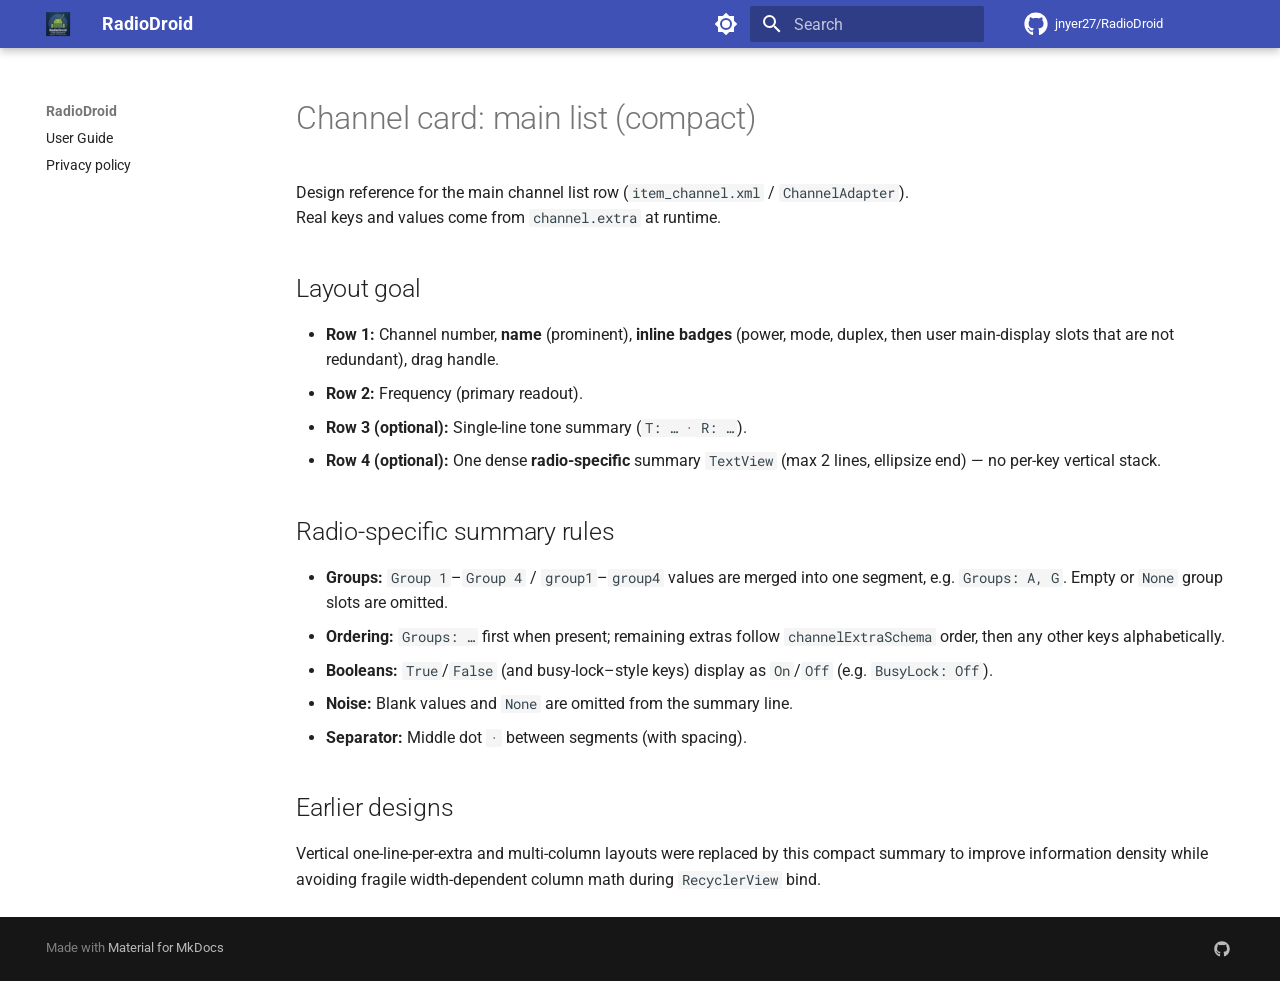
<file: design/channel_card_radio_specific_layout/index.html>
<!DOCTYPE html>
<html class="no-js" lang="en">
<head>
<meta charset="utf-8"/>
<meta content="width=device-width,initial-scale=1" name="viewport"/>
<meta content="User Guide for RadioDroid — Android CHIRP-compatible universal radio programmer" name="description"/>
<meta content="RadioDroid" name="author"/>
<link href="https://jnyer27.github.io/RadioDroid/design/channel_card_radio_specific_layout/" rel="canonical"/>
<link href="../../assets/images/favicon.png" rel="icon"/>
<meta content="mkdocs-1.6.1, mkdocs-material-9.7.6" name="generator"/>
<title>Channel card radio specific layout - RadioDroid</title>
<link href="../../assets/stylesheets/main.484c7ddc.min.css" rel="stylesheet"/>
<link href="../../assets/stylesheets/palette.ab4e12ef.min.css" rel="stylesheet"/>
<link crossorigin="" href="https://fonts.gstatic.com" rel="preconnect"/>
<link href="https://fonts.googleapis.com/css?family=Roboto:300,300i,400,400i,700,700i%7CRoboto+Mono:400,400i,700,700i&amp;display=fallback" rel="stylesheet"/>
<style>:root{--md-text-font:"Roboto";--md-code-font:"Roboto Mono"}</style>
<link href="../../stylesheets/ui-mock.css" rel="stylesheet"/>
<script>__md_scope=new URL("../..",location),__md_hash=e=>[...e].reduce(((e,_)=>(e<<5)-e+_.charCodeAt(0)),0),__md_get=(e,_=localStorage,t=__md_scope)=>JSON.parse(_.getItem(t.pathname+"."+e)),__md_set=(e,_,t=localStorage,a=__md_scope)=>{try{t.setItem(a.pathname+"."+e,JSON.stringify(_))}catch(e){}}</script>
</head>
<body data-md-color-accent="indigo" data-md-color-primary="indigo" data-md-color-scheme="default" dir="ltr">
<input autocomplete="off" class="md-toggle" data-md-toggle="drawer" id="__drawer" type="checkbox"/>
<input autocomplete="off" class="md-toggle" data-md-toggle="search" id="__search" type="checkbox"/>
<label class="md-overlay" for="__drawer"></label>
<div data-md-component="skip">
<a class="md-skip" href="#channel-card-main-list-compact">
          Skip to content
        </a>
</div>
<div data-md-component="announce">
</div>
<header class="md-header md-header--shadow" data-md-component="header">
<nav aria-label="Header" class="md-header__inner md-grid">
<a aria-label="RadioDroid" class="md-header__button md-logo" data-md-component="logo" href="../.." title="RadioDroid">
<img alt="logo" src="../../assets/radiodroid-logo.png"/>
</a>
<label class="md-header__button md-icon" for="__drawer">
<svg viewbox="0 0 24 24" xmlns="http://www.w3.org/2000/svg"><path d="M3 6h18v2H3zm0 5h18v2H3zm0 5h18v2H3z"></path></svg>
</label>
<div class="md-header__title" data-md-component="header-title">
<div class="md-header__ellipsis">
<div class="md-header__topic">
<span class="md-ellipsis">
            RadioDroid
          </span>
</div>
<div class="md-header__topic" data-md-component="header-topic">
<span class="md-ellipsis">
            
              Channel card radio specific layout
            
          </span>
</div>
</div>
</div>
<form class="md-header__option" data-md-component="palette">
<input aria-label="Switch to dark mode" class="md-option" data-md-color-accent="indigo" data-md-color-media="" data-md-color-primary="indigo" data-md-color-scheme="default" id="__palette_0" name="__palette" type="radio"/>
<label class="md-header__button md-icon" for="__palette_1" hidden="" title="Switch to dark mode">
<svg viewbox="0 0 24 24" xmlns="http://www.w3.org/2000/svg"><path d="M12 8a4 4 0 0 0-4 4 4 4 0 0 0 4 4 4 4 0 0 0 4-4 4 4 0 0 0-4-4m0 10a6 6 0 0 1-6-6 6 6 0 0 1 6-6 6 6 0 0 1 6 6 6 6 0 0 1-6 6m8-9.31V4h-4.69L12 .69 8.69 4H4v4.69L.69 12 4 15.31V20h4.69L12 23.31 15.31 20H20v-4.69L23.31 12z"></path></svg>
</label>
<input aria-label="Switch to light mode" class="md-option" data-md-color-accent="indigo" data-md-color-media="" data-md-color-primary="indigo" data-md-color-scheme="slate" id="__palette_1" name="__palette" type="radio"/>
<label class="md-header__button md-icon" for="__palette_0" hidden="" title="Switch to light mode">
<svg viewbox="0 0 24 24" xmlns="http://www.w3.org/2000/svg"><path d="M12 18c-.89 0-1.74-.2-2.5-.55C11.56 16.5 13 14.42 13 12s-1.44-4.5-3.5-5.45C10.26 6.2 11.11 6 12 6a6 6 0 0 1 6 6 6 6 0 0 1-6 6m8-9.31V4h-4.69L12 .69 8.69 4H4v4.69L.69 12 4 15.31V20h4.69L12 23.31 15.31 20H20v-4.69L23.31 12z"></path></svg>
</label>
</form>
<script>var palette=__md_get("__palette");if(palette&&palette.color){if("(prefers-color-scheme)"===palette.color.media){var media=matchMedia("(prefers-color-scheme: light)"),input=document.querySelector(media.matches?"[data-md-color-media='(prefers-color-scheme: light)']":"[data-md-color-media='(prefers-color-scheme: dark)']");palette.color.media=input.getAttribute("data-md-color-media"),palette.color.scheme=input.getAttribute("data-md-color-scheme"),palette.color.primary=input.getAttribute("data-md-color-primary"),palette.color.accent=input.getAttribute("data-md-color-accent")}for(var[key,value]of Object.entries(palette.color))document.body.setAttribute("data-md-color-"+key,value)}</script>
<label class="md-header__button md-icon" for="__search">
<svg viewbox="0 0 24 24" xmlns="http://www.w3.org/2000/svg"><path d="M9.5 3A6.5 6.5 0 0 1 16 9.5c0 1.61-.59 3.09-1.56 4.23l.27.27h.79l5 5-1.5 1.5-5-5v-.79l-.27-.27A6.52 6.52 0 0 1 9.5 16 6.5 6.5 0 0 1 3 9.5 6.5 6.5 0 0 1 9.5 3m0 2C7 5 5 7 5 9.5S7 14 9.5 14 14 12 14 9.5 12 5 9.5 5"></path></svg>
</label>
<div class="md-search" data-md-component="search" role="dialog">
<label class="md-search__overlay" for="__search"></label>
<div class="md-search__inner" role="search">
<form class="md-search__form" name="search">
<input aria-label="Search" autocapitalize="off" autocomplete="off" autocorrect="off" class="md-search__input" data-md-component="search-query" name="query" placeholder="Search" required="" spellcheck="false" type="text"/>
<label class="md-search__icon md-icon" for="__search">
<svg viewbox="0 0 24 24" xmlns="http://www.w3.org/2000/svg"><path d="M9.5 3A6.5 6.5 0 0 1 16 9.5c0 1.61-.59 3.09-1.56 4.23l.27.27h.79l5 5-1.5 1.5-5-5v-.79l-.27-.27A6.52 6.52 0 0 1 9.5 16 6.5 6.5 0 0 1 3 9.5 6.5 6.5 0 0 1 9.5 3m0 2C7 5 5 7 5 9.5S7 14 9.5 14 14 12 14 9.5 12 5 9.5 5"></path></svg>
<svg viewbox="0 0 24 24" xmlns="http://www.w3.org/2000/svg"><path d="M20 11v2H8l5.5 5.5-1.42 1.42L4.16 12l7.92-7.92L13.5 5.5 8 11z"></path></svg>
</label>
<nav aria-label="Search" class="md-search__options">
<a aria-label="Share" class="md-search__icon md-icon" data-clipboard="" data-clipboard-text="" data-md-component="search-share" href="javascript:void(0)" tabindex="-1" title="Share">
<svg viewbox="0 0 24 24" xmlns="http://www.w3.org/2000/svg"><path d="M18 16.08c-.76 0-1.44.3-1.96.77L8.91 12.7c.05-.23.09-.46.09-.7s-.04-.47-.09-.7l7.05-4.11c.54.5 1.25.81 2.04.81a3 3 0 0 0 3-3 3 3 0 0 0-3-3 3 3 0 0 0-3 3c0 .24.04.47.09.7L8.04 9.81C7.5 9.31 6.79 9 6 9a3 3 0 0 0-3 3 3 3 0 0 0 3 3c.79 0 1.5-.31 2.04-.81l7.12 4.15c-.05.21-.08.43-.08.66 0 1.61 1.31 2.91 2.92 2.91s2.92-1.3 2.92-2.91A2.92 2.92 0 0 0 18 16.08"></path></svg>
</a>
<button aria-label="Clear" class="md-search__icon md-icon" tabindex="-1" title="Clear" type="reset">
<svg viewbox="0 0 24 24" xmlns="http://www.w3.org/2000/svg"><path d="M19 6.41 17.59 5 12 10.59 6.41 5 5 6.41 10.59 12 5 17.59 6.41 19 12 13.41 17.59 19 19 17.59 13.41 12z"></path></svg>
</button>
</nav>
</form>
<div class="md-search__output">
<div class="md-search__scrollwrap" data-md-scrollfix="" tabindex="0">
<div class="md-search-result" data-md-component="search-result">
<div class="md-search-result__meta">
            Initializing search
          </div>
<ol class="md-search-result__list" role="presentation"></ol>
</div>
</div>
</div>
</div>
</div>
<div class="md-header__source">
<a class="md-source" data-md-component="source" href="https://github.com/jnyer27/RadioDroid" title="Go to repository">
<div class="md-source__icon md-icon">
<svg viewbox="0 0 512 512" xmlns="http://www.w3.org/2000/svg"><!--! Font Awesome Free 7.1.0 by @fontawesome - https://fontawesome.com License - https://fontawesome.com/license/free (Icons: CC BY 4.0, Fonts: SIL OFL 1.1, Code: MIT License) Copyright 2025 Fonticons, Inc.--><path d="M173.9 397.4c0 2-2.3 3.6-5.2 3.6-3.3.3-5.6-1.3-5.6-3.6 0-2 2.3-3.6 5.2-3.6 3-.3 5.6 1.3 5.6 3.6m-31.1-4.5c-.7 2 1.3 4.3 4.3 4.9 2.6 1 5.6 0 6.2-2s-1.3-4.3-4.3-5.2c-2.6-.7-5.5.3-6.2 2.3m44.2-1.7c-2.9.7-4.9 2.6-4.6 4.9.3 2 2.9 3.3 5.9 2.6 2.9-.7 4.9-2.6 4.6-4.6-.3-1.9-3-3.2-5.9-2.9M252.8 8C114.1 8 8 113.3 8 252c0 110.9 69.8 205.8 169.5 239.2 12.8 2.3 17.3-5.6 17.3-12.1 0-6.2-.3-40.4-.3-61.4 0 0-70 15-84.7-29.8 0 0-11.4-29.1-27.8-36.6 0 0-22.9-15.7 1.6-15.4 0 0 24.9 2 38.6 25.8 21.9 38.6 58.6 27.5 72.9 20.9 2.3-16 8.8-27.1 16-33.7-55.9-6.2-112.3-14.3-112.3-110.5 0-27.5 7.6-41.3 23.6-58.9-2.6-6.5-11.1-33.3 2.6-67.9 20.9-6.5 69 27 69 27 20-5.6 41.5-8.5 62.8-8.5s42.8 2.9 62.8 8.5c0 0 48.1-33.6 69-27 13.7 34.7 5.2 61.4 2.6 67.9 16 17.7 25.8 31.5 25.8 58.9 0 96.5-58.9 104.2-114.8 110.5 9.2 7.9 17 22.9 17 46.4 0 33.7-.3 75.4-.3 83.6 0 6.5 4.6 14.4 17.3 12.1C436.2 457.8 504 362.9 504 252 504 113.3 391.5 8 252.8 8M105.2 352.9c-1.3 1-1 3.3.7 5.2 1.6 1.6 3.9 2.3 5.2 1 1.3-1 1-3.3-.7-5.2-1.6-1.6-3.9-2.3-5.2-1m-10.8-8.1c-.7 1.3.3 2.9 2.3 3.9 1.6 1 3.6.7 4.3-.7.7-1.3-.3-2.9-2.3-3.9-2-.6-3.6-.3-4.3.7m32.4 35.6c-1.6 1.3-1 4.3 1.3 6.2 2.3 2.3 5.2 2.6 6.5 1 1.3-1.3.7-4.3-1.3-6.2-2.2-2.3-5.2-2.6-6.5-1m-11.4-14.7c-1.6 1-1.6 3.6 0 5.9s4.3 3.3 5.6 2.3c1.6-1.3 1.6-3.9 0-6.2-1.4-2.3-4-3.3-5.6-2"></path></svg>
</div>
<div class="md-source__repository">
    jnyer27/RadioDroid
  </div>
</a>
</div>
</nav>
</header>
<div class="md-container" data-md-component="container">
<main class="md-main" data-md-component="main">
<div class="md-main__inner md-grid">
<div class="md-sidebar md-sidebar--primary" data-md-component="sidebar" data-md-type="navigation">
<div class="md-sidebar__scrollwrap">
<div class="md-sidebar__inner">
<nav aria-label="Navigation" class="md-nav md-nav--primary md-nav--integrated" data-md-level="0">
<label class="md-nav__title" for="__drawer">
<a aria-label="RadioDroid" class="md-nav__button md-logo" data-md-component="logo" href="../.." title="RadioDroid">
<img alt="logo" src="../../assets/radiodroid-logo.png"/>
</a>
    RadioDroid
  </label>
<div class="md-nav__source">
<a class="md-source" data-md-component="source" href="https://github.com/jnyer27/RadioDroid" title="Go to repository">
<div class="md-source__icon md-icon">
<svg viewbox="0 0 512 512" xmlns="http://www.w3.org/2000/svg"><!--! Font Awesome Free 7.1.0 by @fontawesome - https://fontawesome.com License - https://fontawesome.com/license/free (Icons: CC BY 4.0, Fonts: SIL OFL 1.1, Code: MIT License) Copyright 2025 Fonticons, Inc.--><path d="M173.9 397.4c0 2-2.3 3.6-5.2 3.6-3.3.3-5.6-1.3-5.6-3.6 0-2 2.3-3.6 5.2-3.6 3-.3 5.6 1.3 5.6 3.6m-31.1-4.5c-.7 2 1.3 4.3 4.3 4.9 2.6 1 5.6 0 6.2-2s-1.3-4.3-4.3-5.2c-2.6-.7-5.5.3-6.2 2.3m44.2-1.7c-2.9.7-4.9 2.6-4.6 4.9.3 2 2.9 3.3 5.9 2.6 2.9-.7 4.9-2.6 4.6-4.6-.3-1.9-3-3.2-5.9-2.9M252.8 8C114.1 8 8 113.3 8 252c0 110.9 69.8 205.8 169.5 239.2 12.8 2.3 17.3-5.6 17.3-12.1 0-6.2-.3-40.4-.3-61.4 0 0-70 15-84.7-29.8 0 0-11.4-29.1-27.8-36.6 0 0-22.9-15.7 1.6-15.4 0 0 24.9 2 38.6 25.8 21.9 38.6 58.6 27.5 72.9 20.9 2.3-16 8.8-27.1 16-33.7-55.9-6.2-112.3-14.3-112.3-110.5 0-27.5 7.6-41.3 23.6-58.9-2.6-6.5-11.1-33.3 2.6-67.9 20.9-6.5 69 27 69 27 20-5.6 41.5-8.5 62.8-8.5s42.8 2.9 62.8 8.5c0 0 48.1-33.6 69-27 13.7 34.7 5.2 61.4 2.6 67.9 16 17.7 25.8 31.5 25.8 58.9 0 96.5-58.9 104.2-114.8 110.5 9.2 7.9 17 22.9 17 46.4 0 33.7-.3 75.4-.3 83.6 0 6.5 4.6 14.4 17.3 12.1C436.2 457.8 504 362.9 504 252 504 113.3 391.5 8 252.8 8M105.2 352.9c-1.3 1-1 3.3.7 5.2 1.6 1.6 3.9 2.3 5.2 1 1.3-1 1-3.3-.7-5.2-1.6-1.6-3.9-2.3-5.2-1m-10.8-8.1c-.7 1.3.3 2.9 2.3 3.9 1.6 1 3.6.7 4.3-.7.7-1.3-.3-2.9-2.3-3.9-2-.6-3.6-.3-4.3.7m32.4 35.6c-1.6 1.3-1 4.3 1.3 6.2 2.3 2.3 5.2 2.6 6.5 1 1.3-1.3.7-4.3-1.3-6.2-2.2-2.3-5.2-2.6-6.5-1m-11.4-14.7c-1.6 1-1.6 3.6 0 5.9s4.3 3.3 5.6 2.3c1.6-1.3 1.6-3.9 0-6.2-1.4-2.3-4-3.3-5.6-2"></path></svg>
</div>
<div class="md-source__repository">
    jnyer27/RadioDroid
  </div>
</a>
</div>
<ul class="md-nav__list" data-md-scrollfix="">
<li class="md-nav__item">
<a class="md-nav__link" href="../..">
<span class="md-ellipsis">
    
  
    User Guide
  

    
  </span>
</a>
</li>
<li class="md-nav__item">
<a class="md-nav__link" href="../../privacy-policy/">
<span class="md-ellipsis">
    
  
    Privacy policy
  

    
  </span>
</a>
</li>
</ul>
</nav>
</div>
</div>
</div>
<div class="md-content" data-md-component="content">
<article class="md-content__inner md-typeset">

<h1 id="channel-card-main-list-compact">Channel card: main list (compact)<a class="headerlink" href="#channel-card-main-list-compact" title="Permanent link">¶</a></h1>
<p>Design reference for the main channel list row (<code>item_channel.xml</code> / <code>ChannelAdapter</code>).<br/>
Real keys and values come from <code>channel.extra</code> at runtime.</p>
<h2 id="layout-goal">Layout goal<a class="headerlink" href="#layout-goal" title="Permanent link">¶</a></h2>
<ul>
<li><strong>Row 1:</strong> Channel number, <strong>name</strong> (prominent), <strong>inline badges</strong> (power, mode, duplex, then user main-display slots that are not redundant), drag handle.</li>
<li><strong>Row 2:</strong> Frequency (primary readout).</li>
<li><strong>Row 3 (optional):</strong> Single-line tone summary (<code>T: … · R: …</code>).</li>
<li><strong>Row 4 (optional):</strong> One dense <strong>radio-specific</strong> summary <code>TextView</code> (max 2 lines, ellipsize end) — no per-key vertical stack.</li>
</ul>
<h2 id="radio-specific-summary-rules">Radio-specific summary rules<a class="headerlink" href="#radio-specific-summary-rules" title="Permanent link">¶</a></h2>
<ul>
<li><strong>Groups:</strong> <code>Group 1</code>–<code>Group 4</code> / <code>group1</code>–<code>group4</code> values are merged into one segment, e.g. <code>Groups: A, G</code>. Empty or <code>None</code> group slots are omitted.</li>
<li><strong>Ordering:</strong> <code>Groups: …</code> first when present; remaining extras follow <code>channelExtraSchema</code> order, then any other keys alphabetically.</li>
<li><strong>Booleans:</strong> <code>True</code>/<code>False</code> (and busy-lock–style keys) display as <code>On</code>/<code>Off</code> (e.g. <code>BusyLock: Off</code>).</li>
<li><strong>Noise:</strong> Blank values and <code>None</code> are omitted from the summary line.</li>
<li><strong>Separator:</strong> Middle dot <code>·</code> between segments (with spacing).</li>
</ul>
<h2 id="earlier-designs">Earlier designs<a class="headerlink" href="#earlier-designs" title="Permanent link">¶</a></h2>
<p>Vertical one-line-per-extra and multi-column layouts were replaced by this compact summary to improve information density while avoiding fragile width-dependent column math during <code>RecyclerView</code> bind.</p>
</article>
</div>
<script>var target=document.getElementById(location.hash.slice(1));target&&target.name&&(target.checked=target.name.startsWith("__tabbed_"))</script>
</div>
<button class="md-top md-icon" data-md-component="top" hidden="" type="button">
<svg viewbox="0 0 24 24" xmlns="http://www.w3.org/2000/svg"><path d="M13 20h-2V8l-5.5 5.5-1.42-1.42L12 4.16l7.92 7.92-1.42 1.42L13 8z"></path></svg>
  Back to top
</button>
</main>
<footer class="md-footer">
<div class="md-footer-meta md-typeset">
<div class="md-footer-meta__inner md-grid">
<div class="md-copyright">
  
  
    Made with
    <a href="https://squidfunk.github.io/mkdocs-material/" rel="noopener" target="_blank">
      Material for MkDocs
    </a>
</div>
<div class="md-social">
<a class="md-social__link" href="https://github.com/jnyer27/RadioDroid" rel="noopener" target="_blank" title="github.com">
<svg viewbox="0 0 512 512" xmlns="http://www.w3.org/2000/svg"><!--! Font Awesome Free 7.1.0 by @fontawesome - https://fontawesome.com License - https://fontawesome.com/license/free (Icons: CC BY 4.0, Fonts: SIL OFL 1.1, Code: MIT License) Copyright 2025 Fonticons, Inc.--><path d="M173.9 397.4c0 2-2.3 3.6-5.2 3.6-3.3.3-5.6-1.3-5.6-3.6 0-2 2.3-3.6 5.2-3.6 3-.3 5.6 1.3 5.6 3.6m-31.1-4.5c-.7 2 1.3 4.3 4.3 4.9 2.6 1 5.6 0 6.2-2s-1.3-4.3-4.3-5.2c-2.6-.7-5.5.3-6.2 2.3m44.2-1.7c-2.9.7-4.9 2.6-4.6 4.9.3 2 2.9 3.3 5.9 2.6 2.9-.7 4.9-2.6 4.6-4.6-.3-1.9-3-3.2-5.9-2.9M252.8 8C114.1 8 8 113.3 8 252c0 110.9 69.8 205.8 169.5 239.2 12.8 2.3 17.3-5.6 17.3-12.1 0-6.2-.3-40.4-.3-61.4 0 0-70 15-84.7-29.8 0 0-11.4-29.1-27.8-36.6 0 0-22.9-15.7 1.6-15.4 0 0 24.9 2 38.6 25.8 21.9 38.6 58.6 27.5 72.9 20.9 2.3-16 8.8-27.1 16-33.7-55.9-6.2-112.3-14.3-112.3-110.5 0-27.5 7.6-41.3 23.6-58.9-2.6-6.5-11.1-33.3 2.6-67.9 20.9-6.5 69 27 69 27 20-5.6 41.5-8.5 62.8-8.5s42.8 2.9 62.8 8.5c0 0 48.1-33.6 69-27 13.7 34.7 5.2 61.4 2.6 67.9 16 17.7 25.8 31.5 25.8 58.9 0 96.5-58.9 104.2-114.8 110.5 9.2 7.9 17 22.9 17 46.4 0 33.7-.3 75.4-.3 83.6 0 6.5 4.6 14.4 17.3 12.1C436.2 457.8 504 362.9 504 252 504 113.3 391.5 8 252.8 8M105.2 352.9c-1.3 1-1 3.3.7 5.2 1.6 1.6 3.9 2.3 5.2 1 1.3-1 1-3.3-.7-5.2-1.6-1.6-3.9-2.3-5.2-1m-10.8-8.1c-.7 1.3.3 2.9 2.3 3.9 1.6 1 3.6.7 4.3-.7.7-1.3-.3-2.9-2.3-3.9-2-.6-3.6-.3-4.3.7m32.4 35.6c-1.6 1.3-1 4.3 1.3 6.2 2.3 2.3 5.2 2.6 6.5 1 1.3-1.3.7-4.3-1.3-6.2-2.2-2.3-5.2-2.6-6.5-1m-11.4-14.7c-1.6 1-1.6 3.6 0 5.9s4.3 3.3 5.6 2.3c1.6-1.3 1.6-3.9 0-6.2-1.4-2.3-4-3.3-5.6-2"></path></svg>
</a>
</div>
</div>
</div>
</footer>
</div>
<div class="md-dialog" data-md-component="dialog">
<div class="md-dialog__inner md-typeset"></div>
</div>
<script id="__config" type="application/json">{"annotate": null, "base": "../..", "features": ["navigation.instant", "navigation.top", "navigation.sections", "navigation.expand", "toc.integrate", "search.highlight", "search.share", "content.code.copy"], "search": "../../assets/javascripts/workers/search.2c215733.min.js", "tags": null, "translations": {"clipboard.copied": "Copied to clipboard", "clipboard.copy": "Copy to clipboard", "search.result.more.one": "1 more on this page", "search.result.more.other": "# more on this page", "search.result.none": "No matching documents", "search.result.one": "1 matching document", "search.result.other": "# matching documents", "search.result.placeholder": "Type to start searching", "search.result.term.missing": "Missing", "select.version": "Select version"}, "version": null}</script>
<script src="../../assets/javascripts/bundle.79ae519e.min.js"></script>
</body>
</html>
</file>
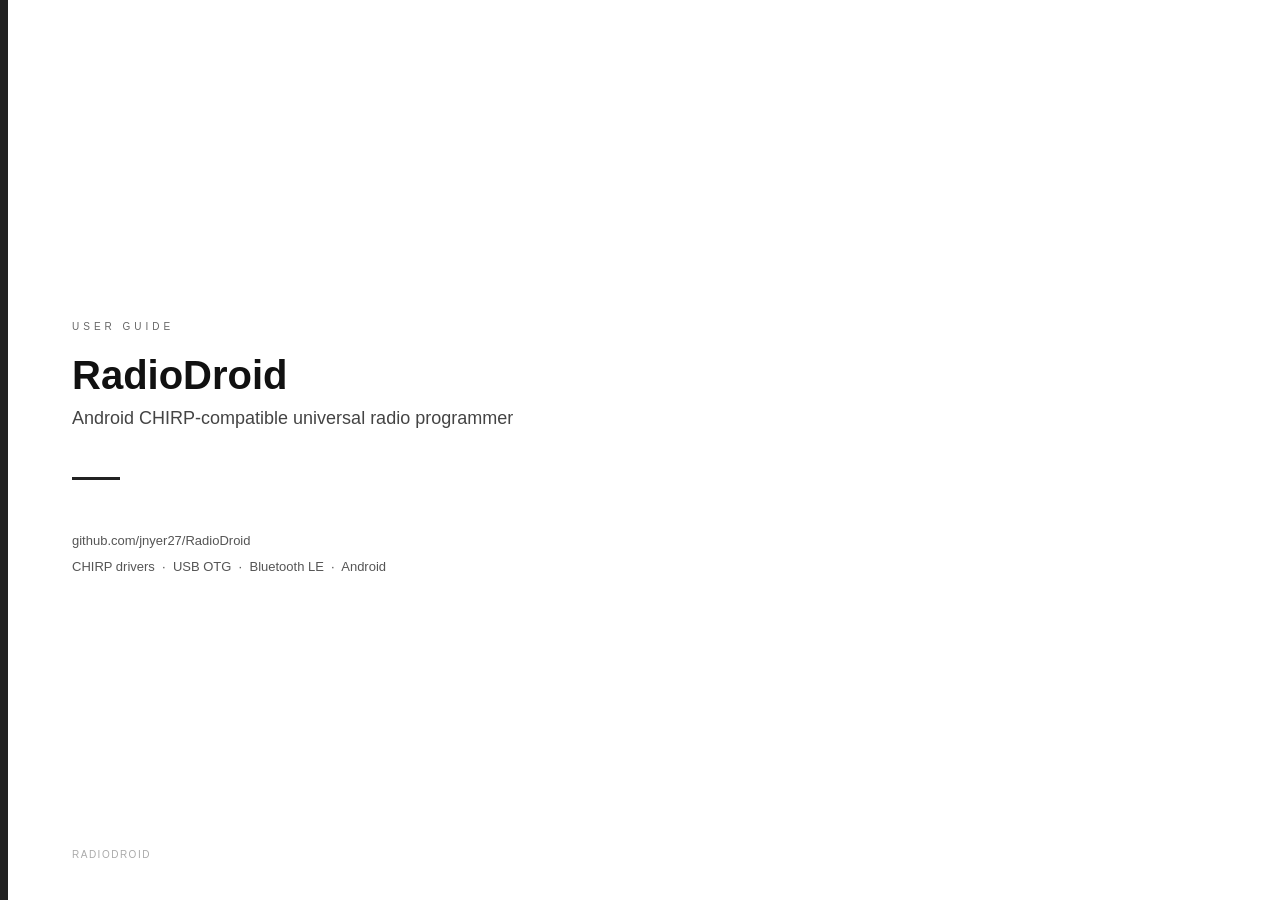
<file: pdf-cover.html>
<!DOCTYPE html>
<html lang="en">
<head>
  <meta charset="UTF-8"/>
  <style>
    @page { margin: 0; }
    * { box-sizing: border-box; margin: 0; padding: 0; }

    body {
      font-family: 'Segoe UI', Arial, Helvetica, sans-serif;
      background: #ffffff;
      color: #111;
      height: 100vh;
      display: flex;
      flex-direction: column;
      justify-content: center;
      align-items: flex-start;
      border-left: 8px solid #222;
      padding: 72px 64px;
    }

    .badge {
      font-size: 10px;
      letter-spacing: 4px;
      text-transform: uppercase;
      color: #666;
      margin-bottom: 20px;
    }

    h1 {
      font-size: 40px;
      font-weight: 700;
      line-height: 1.15;
      color: #111;
      margin-bottom: 10px;
    }

    h2 {
      font-size: 18px;
      font-weight: 400;
      color: #444;
      margin-bottom: 48px;
    }

    .divider {
      width: 48px;
      height: 3px;
      background: #222;
      margin-bottom: 48px;
    }

    .meta {
      font-size: 13px;
      color: #555;
      line-height: 2;
    }

    .footer {
      position: absolute;
      bottom: 40px;
      left: 72px;
      font-size: 10px;
      color: #aaa;
      letter-spacing: 1.5px;
      text-transform: uppercase;
    }
  </style>
</head>
<body>
  <div class="badge">User Guide</div>
  <h1>RadioDroid</h1>
  <h2>Android CHIRP-compatible universal radio programmer</h2>
  <div class="divider"></div>
  <div class="meta">
    github.com/jnyer27/RadioDroid<br>
    CHIRP drivers &nbsp;&middot;&nbsp; USB OTG &nbsp;&middot;&nbsp; Bluetooth LE &nbsp;&middot;&nbsp; Android
  </div>
  <div class="footer">RadioDroid</div>
</body>
</html>
</file>
<file: stylesheets/ui-mock.css>
/**
 * Schematic “phone UI” blocks for the User Guide — not screenshots.
 * Scoped under .md-typeset; uses color-scheme: light so mocks stay readable in dark site theme.
 */

.md-typeset .ui-mock {
  --ui-border: #c5cae9;
  --ui-bar: #e8eaf6;
  --ui-appbar: #3949ab;
  --ui-appbar-text: #fff;
  --ui-row-alt: #f5f5f5;
  --ui-text: #212121;
  --ui-muted: #616161;
  --ui-accent: #5c6bc0;
  color-scheme: light;
  box-sizing: border-box;
  max-width: 320px;
  margin: 1rem auto 0.5rem;
  border: 2px solid var(--ui-border);
  border-radius: 12px;
  overflow: hidden;
  font-family: "Roboto", "Segoe UI", system-ui, sans-serif;
  font-size: 0.75rem;
  line-height: 1.35;
  color: var(--ui-text);
  background: #fafafa;
  box-shadow: 0 2px 8px rgba(0, 0, 0, 0.12);
}

.md-typeset .ui-mock--wide {
  max-width: 360px;
}

.md-typeset .ui-mock-bar {
  display: flex;
  justify-content: center;
  padding: 4px 8px;
  font-size: 0.65rem;
  color: var(--ui-muted);
  background: var(--ui-bar);
  border-bottom: 1px solid var(--ui-border);
}

.md-typeset .ui-mock-appbar {
  display: flex;
  align-items: center;
  justify-content: space-between;
  padding: 10px 12px;
  background: var(--ui-appbar);
  color: var(--ui-appbar-text);
  font-weight: 600;
  font-size: 0.85rem;
}

.md-typeset .ui-mock-title {
  letter-spacing: 0.02em;
}

.md-typeset .ui-mock-icon {
  font-weight: 700;
  opacity: 0.95;
}

.md-typeset .ui-mock-actions {
  display: flex;
  flex-wrap: wrap;
  gap: 6px;
  padding: 8px;
  background: #fff;
  border-bottom: 1px solid var(--ui-border);
}

.md-typeset .ui-mock-btn {
  display: inline-block;
  padding: 6px 10px;
  border-radius: 6px;
  border: 1px solid #bdbdbd;
  background: #fff;
  color: var(--ui-text);
  font-size: 0.7rem;
  font-weight: 500;
}

.md-typeset .ui-mock-btn--primary {
  border-color: var(--ui-accent);
  background: var(--ui-accent);
  color: #fff;
}

.md-typeset .ui-mock-btn[disabled],
.md-typeset .ui-mock-btn--disabled {
  opacity: 0.45;
  pointer-events: none;
}

.md-typeset .ui-mock-list {
  background: #fff;
  max-height: none;
}

.md-typeset .ui-mock-row {
  display: grid;
  grid-template-columns: 28px 1fr;
  gap: 4px 10px;
  padding: 8px 10px;
  border-bottom: 1px solid #e0e0e0;
  font-size: 0.72rem;
}

.md-typeset .ui-mock-row--single {
  grid-template-columns: 1fr;
}

.md-typeset .ui-mock-row:nth-child(even) {
  background: var(--ui-row-alt);
}

.md-typeset .ui-mock-ch {
  font-weight: 700;
  color: var(--ui-accent);
}

.md-typeset .ui-mock-row-main {
  display: flex;
  flex-wrap: wrap;
  gap: 4px 8px;
  align-items: baseline;
}

.md-typeset .ui-mock-freq {
  font-family: "Roboto Mono", monospace;
  font-weight: 600;
}

.md-typeset .ui-mock-name {
  color: var(--ui-muted);
  flex: 1 1 100%;
}

.md-typeset .ui-mock-sub {
  grid-column: 1 / -1;
  font-size: 0.68rem;
  color: var(--ui-muted);
  padding-left: 0;
}

/* Progress / status area */
.md-typeset .ui-mock-progress-wrap {
  padding: 10px 12px;
  background: #fff;
  border-bottom: 1px solid var(--ui-border);
}

.md-typeset .ui-mock-progress-track {
  height: 4px;
  border-radius: 2px;
  background: repeating-linear-gradient(
    90deg,
    var(--ui-accent),
    var(--ui-accent) 8px,
    #9fa8da 8px,
    #9fa8da 16px
  );
  background-size: 200% 100%;
  animation: ui-mock-shimmer 1.2s linear infinite;
}

@keyframes ui-mock-shimmer {
  0% {
    background-position: 0 0;
  }
  100% {
    background-position: 32px 0;
  }
}

@media (prefers-reduced-motion: reduce) {
  .md-typeset .ui-mock-progress-track {
    animation: none;
    background: var(--ui-accent);
  }
}

.md-typeset .ui-mock-status {
  margin-top: 6px;
  font-size: 0.7rem;
  color: var(--ui-muted);
}

/* Form / editor card */
.md-typeset .ui-mock-card {
  margin: 0;
  padding: 0 0 8px;
  background: #fff;
}

.md-typeset .ui-mock-card-title {
  padding: 10px 12px;
  font-weight: 600;
  font-size: 0.8rem;
  border-bottom: 1px solid var(--ui-border);
  background: var(--ui-bar);
}

.md-typeset .ui-mock-field {
  display: grid;
  grid-template-columns: 100px 1fr;
  gap: 6px 12px;
  padding: 8px 12px;
  border-bottom: 1px solid #eee;
  font-size: 0.72rem;
  align-items: center;
}

.md-typeset .ui-mock-field label {
  color: var(--ui-muted);
  font-weight: 500;
}

.md-typeset .ui-mock-value {
  font-weight: 500;
}

.md-typeset .ui-mock-pill {
  display: inline-block;
  padding: 4px 10px;
  border-radius: 16px;
  border: 1px solid #bdbdbd;
  background: #fff;
  font-size: 0.68rem;
}

.md-typeset .ui-mock-footer {
  display: flex;
  justify-content: flex-end;
  gap: 8px;
  padding: 10px 12px;
  background: #fafafa;
  border-top: 1px solid var(--ui-border);
}

/* Overflow menu */
.md-typeset .ui-mock-menu {
  position: relative;
  padding: 8px;
  background: #fff;
  min-height: 48px;
}

.md-typeset .ui-mock-menu-pop {
  margin-left: auto;
  max-width: 200px;
  border: 1px solid var(--ui-border);
  border-radius: 8px;
  background: #fff;
  box-shadow: 0 4px 12px rgba(0, 0, 0, 0.15);
  overflow: hidden;
}

.md-typeset .ui-mock-menu-item {
  padding: 10px 14px;
  font-size: 0.72rem;
  border-bottom: 1px solid #eee;
}

.md-typeset .ui-mock-menu-item:last-child {
  border-bottom: none;
}

.md-typeset .ui-mock-caption {
  text-align: center;
  font-size: 0.7rem;
  color: var(--md-typeset-color, #666);
  margin: 0 auto 1.25rem;
  max-width: 360px;
}

.md-typeset .ui-mock-note {
  font-size: 0.68rem;
  color: var(--ui-muted);
  padding: 6px 12px;
  background: #fff8e1;
  border-top: 1px solid #ffe082;
}
</file>
<file: assets/stylesheets/main.484c7ddc.min.css>
@charset "UTF-8";html{-webkit-text-size-adjust:none;-moz-text-size-adjust:none;text-size-adjust:none;box-sizing:border-box}*,:after,:before{box-sizing:inherit}@media (prefers-reduced-motion){*,:after,:before{transition:none!important}}body{margin:0}a,button,input,label{-webkit-tap-highlight-color:transparent}a{color:inherit;text-decoration:none}hr{border:0;box-sizing:initial;display:block;height:.05rem;overflow:visible;padding:0}small{font-size:80%}sub,sup{line-height:1em}img{border-style:none}table{border-collapse:initial;border-spacing:0}td,th{font-weight:400;vertical-align:top}button{background:#0000;border:0;font-family:inherit;font-size:inherit;margin:0;padding:0}input{border:0;outline:none}:root{--md-primary-fg-color:#4051b5;--md-primary-fg-color--light:#5d6cc0;--md-primary-fg-color--dark:#303fa1;--md-primary-bg-color:#fff;--md-primary-bg-color--light:#ffffffb3;--md-accent-fg-color:#526cfe;--md-accent-fg-color--transparent:#526cfe1a;--md-accent-bg-color:#fff;--md-accent-bg-color--light:#ffffffb3}[data-md-color-scheme=default]{color-scheme:light}[data-md-color-scheme=default] img[src$="#gh-dark-mode-only"],[data-md-color-scheme=default] img[src$="#only-dark"]{display:none}:root,[data-md-color-scheme=default]{--md-hue:225deg;--md-default-fg-color:#000000de;--md-default-fg-color--light:#0000008a;--md-default-fg-color--lighter:#00000052;--md-default-fg-color--lightest:#00000012;--md-default-bg-color:#fff;--md-default-bg-color--light:#ffffffb3;--md-default-bg-color--lighter:#ffffff4d;--md-default-bg-color--lightest:#ffffff1f;--md-code-fg-color:#36464e;--md-code-bg-color:#f5f5f5;--md-code-bg-color--light:#f5f5f5b3;--md-code-bg-color--lighter:#f5f5f54d;--md-code-hl-color:#4287ff;--md-code-hl-color--light:#4287ff1a;--md-code-hl-number-color:#d52a2a;--md-code-hl-special-color:#db1457;--md-code-hl-function-color:#a846b9;--md-code-hl-constant-color:#6e59d9;--md-code-hl-keyword-color:#3f6ec6;--md-code-hl-string-color:#1c7d4d;--md-code-hl-name-color:var(--md-code-fg-color);--md-code-hl-operator-color:var(--md-default-fg-color--light);--md-code-hl-punctuation-color:var(--md-default-fg-color--light);--md-code-hl-comment-color:var(--md-default-fg-color--light);--md-code-hl-generic-color:var(--md-default-fg-color--light);--md-code-hl-variable-color:var(--md-default-fg-color--light);--md-typeset-color:var(--md-default-fg-color);--md-typeset-a-color:var(--md-primary-fg-color);--md-typeset-del-color:#f5503d26;--md-typeset-ins-color:#0bd57026;--md-typeset-kbd-color:#fafafa;--md-typeset-kbd-accent-color:#fff;--md-typeset-kbd-border-color:#b8b8b8;--md-typeset-mark-color:#ffff0080;--md-typeset-table-color:#0000001f;--md-typeset-table-color--light:rgba(0,0,0,.035);--md-admonition-fg-color:var(--md-default-fg-color);--md-admonition-bg-color:var(--md-default-bg-color);--md-warning-fg-color:#000000de;--md-warning-bg-color:#ff9;--md-footer-fg-color:#fff;--md-footer-fg-color--light:#ffffffb3;--md-footer-fg-color--lighter:#ffffff73;--md-footer-bg-color:#000000de;--md-footer-bg-color--dark:#00000052;--md-shadow-z1:0 0.2rem 0.5rem #0000000d,0 0 0.05rem #0000001a;--md-shadow-z2:0 0.2rem 0.5rem #0000001a,0 0 0.05rem #00000040;--md-shadow-z3:0 0.2rem 0.5rem #0003,0 0 0.05rem #00000059}.md-icon svg{fill:currentcolor;display:block;height:1.2rem;width:1.2rem}body{-webkit-font-smoothing:antialiased;-moz-osx-font-smoothing:grayscale;--md-text-font-family:var(--md-text-font,_),-apple-system,BlinkMacSystemFont,Helvetica,Arial,sans-serif;--md-code-font-family:var(--md-code-font,_),SFMono-Regular,Consolas,Menlo,monospace}aside,body,input{font-feature-settings:"kern","liga";color:var(--md-typeset-color);font-family:var(--md-text-font-family)}code,kbd,pre{font-feature-settings:"kern";font-family:var(--md-code-font-family)}:root{--md-typeset-table-sort-icon:url('data:image/svg+xml;charset=utf-8,<svg xmlns="http://www.w3.org/2000/svg" viewBox="0 0 24 24"><path d="m18 21-4-4h3V7h-3l4-4 4 4h-3v10h3M2 19v-2h10v2M2 13v-2h7v2M2 7V5h4v2z"/></svg>');--md-typeset-table-sort-icon--asc:url('data:image/svg+xml;charset=utf-8,<svg xmlns="http://www.w3.org/2000/svg" viewBox="0 0 24 24"><path d="M19 17h3l-4 4-4-4h3V3h2M2 17h10v2H2M6 5v2H2V5m0 6h7v2H2z"/></svg>');--md-typeset-table-sort-icon--desc:url('data:image/svg+xml;charset=utf-8,<svg xmlns="http://www.w3.org/2000/svg" viewBox="0 0 24 24"><path d="M19 7h3l-4-4-4 4h3v14h2M2 17h10v2H2M6 5v2H2V5m0 6h7v2H2z"/></svg>')}.md-typeset{-webkit-print-color-adjust:exact;color-adjust:exact;font-size:.8rem;line-height:1.6;overflow-wrap:break-word}@media print{.md-typeset{font-size:.68rem}}.md-typeset blockquote,.md-typeset dl,.md-typeset figure,.md-typeset ol,.md-typeset pre,.md-typeset ul{margin-bottom:1em;margin-top:1em}.md-typeset h1{color:var(--md-default-fg-color--light);font-size:2em;line-height:1.3;margin:0 0 1.25em}.md-typeset h1,.md-typeset h2{font-weight:300;letter-spacing:-.01em}.md-typeset h2{font-size:1.5625em;line-height:1.4;margin:1.6em 0 .64em}.md-typeset h3{font-size:1.25em;font-weight:400;letter-spacing:-.01em;line-height:1.5;margin:1.6em 0 .8em}.md-typeset h2+h3{margin-top:.8em}.md-typeset h4{font-weight:700;letter-spacing:-.01em;margin:1em 0}.md-typeset h5,.md-typeset h6{color:var(--md-default-fg-color--light);font-size:.8em;font-weight:700;letter-spacing:-.01em;margin:1.25em 0}.md-typeset h5{text-transform:uppercase}.md-typeset h5 code{text-transform:none}.md-typeset hr{border-bottom:.05rem solid var(--md-default-fg-color--lightest);display:flow-root;margin:1.5em 0}.md-typeset a{color:var(--md-typeset-a-color);word-break:break-word}.md-typeset a,.md-typeset a:before{transition:color 125ms}.md-typeset a:focus,.md-typeset a:hover{color:var(--md-accent-fg-color)}.md-typeset a:focus code,.md-typeset a:hover code{background-color:var(--md-accent-fg-color--transparent);color:var(--md-accent-fg-color)}.md-typeset a code{color:var(--md-typeset-a-color)}.md-typeset a.focus-visible{outline-color:var(--md-accent-fg-color);outline-offset:.2rem}.md-typeset code,.md-typeset kbd,.md-typeset pre{color:var(--md-code-fg-color);direction:ltr;font-variant-ligatures:none;transition:background-color 125ms}@media print{.md-typeset code,.md-typeset kbd,.md-typeset pre{white-space:pre-wrap}}.md-typeset code{background-color:var(--md-code-bg-color);border-radius:.1rem;-webkit-box-decoration-break:clone;box-decoration-break:clone;font-size:.85em;padding:0 .2941176471em;transition:color 125ms,background-color 125ms;word-break:break-word}.md-typeset code:not(.focus-visible){-webkit-tap-highlight-color:transparent;outline:none}.md-typeset pre{display:flow-root;line-height:1.4;position:relative}.md-typeset pre>code{-webkit-box-decoration-break:slice;box-decoration-break:slice;box-shadow:none;display:block;margin:0;outline-color:var(--md-accent-fg-color);overflow:auto;padding:.7720588235em 1.1764705882em;scrollbar-color:var(--md-default-fg-color--lighter) #0000;scrollbar-width:thin;touch-action:auto;word-break:normal}.md-typeset pre>code:hover{scrollbar-color:var(--md-accent-fg-color) #0000}.md-typeset pre>code::-webkit-scrollbar{height:.2rem;width:.2rem}.md-typeset pre>code::-webkit-scrollbar-thumb{background-color:var(--md-default-fg-color--lighter)}.md-typeset pre>code::-webkit-scrollbar-thumb:hover{background-color:var(--md-accent-fg-color)}.md-typeset kbd{background-color:var(--md-typeset-kbd-color);border-radius:.1rem;box-shadow:0 .1rem 0 .05rem var(--md-typeset-kbd-border-color),0 .1rem 0 var(--md-typeset-kbd-border-color),0 -.1rem .2rem var(--md-typeset-kbd-accent-color) inset;color:var(--md-default-fg-color);display:inline-block;font-size:.75em;padding:0 .6666666667em;vertical-align:text-top;word-break:break-word}.md-typeset mark{background-color:var(--md-typeset-mark-color);-webkit-box-decoration-break:clone;box-decoration-break:clone;color:inherit;word-break:break-word}.md-typeset abbr{cursor:help;text-decoration:none}.md-typeset [data-preview],.md-typeset abbr{border-bottom:.05rem dotted var(--md-default-fg-color--light)}.md-typeset small{opacity:.75}[dir=ltr] .md-typeset sub,[dir=ltr] .md-typeset sup{margin-left:.078125em}[dir=rtl] .md-typeset sub,[dir=rtl] .md-typeset sup{margin-right:.078125em}[dir=ltr] .md-typeset blockquote{padding-left:.6rem}[dir=rtl] .md-typeset blockquote{padding-right:.6rem}[dir=ltr] .md-typeset blockquote{border-left:.2rem solid var(--md-default-fg-color--lighter)}[dir=rtl] .md-typeset blockquote{border-right:.2rem solid var(--md-default-fg-color--lighter)}.md-typeset blockquote{color:var(--md-default-fg-color--light);margin-left:0;margin-right:0}.md-typeset ul{list-style-type:disc}.md-typeset ul[type]{list-style-type:revert-layer}[dir=ltr] .md-typeset ol,[dir=ltr] .md-typeset ul{margin-left:.625em}[dir=rtl] .md-typeset ol,[dir=rtl] .md-typeset ul{margin-right:.625em}.md-typeset ol,.md-typeset ul{padding:0}.md-typeset ol:not([hidden]),.md-typeset ul:not([hidden]){display:flow-root}.md-typeset ol ol,.md-typeset ul ol{list-style-type:lower-alpha}.md-typeset ol ol ol,.md-typeset ul ol ol{list-style-type:lower-roman}.md-typeset ol ol ol ol,.md-typeset ul ol ol ol{list-style-type:upper-alpha}.md-typeset ol ol ol ol ol,.md-typeset ul ol ol ol ol{list-style-type:upper-roman}.md-typeset ol[type],.md-typeset ul[type]{list-style-type:revert-layer}[dir=ltr] .md-typeset ol li,[dir=ltr] .md-typeset ul li{margin-left:1.25em}[dir=rtl] .md-typeset ol li,[dir=rtl] .md-typeset ul li{margin-right:1.25em}.md-typeset ol li,.md-typeset ul li{margin-bottom:.5em}.md-typeset ol li blockquote,.md-typeset ol li p,.md-typeset ul li blockquote,.md-typeset ul li p{margin:.5em 0}.md-typeset ol li:last-child,.md-typeset ul li:last-child{margin-bottom:0}[dir=ltr] .md-typeset ol li ol,[dir=ltr] .md-typeset ol li ul,[dir=ltr] .md-typeset ul li ol,[dir=ltr] .md-typeset ul li ul{margin-left:.625em}[dir=rtl] .md-typeset ol li ol,[dir=rtl] .md-typeset ol li ul,[dir=rtl] .md-typeset ul li ol,[dir=rtl] .md-typeset ul li ul{margin-right:.625em}.md-typeset ol li ol,.md-typeset ol li ul,.md-typeset ul li ol,.md-typeset ul li ul{margin-bottom:.5em;margin-top:.5em}[dir=ltr] .md-typeset dd{margin-left:1.875em}[dir=rtl] .md-typeset dd{margin-right:1.875em}.md-typeset dd{margin-bottom:1.5em;margin-top:1em}.md-typeset img,.md-typeset svg,.md-typeset video{height:auto;max-width:100%}.md-typeset img[align=left]{margin:1em 1em 1em 0}.md-typeset img[align=right]{margin:1em 0 1em 1em}.md-typeset img[align]:only-child{margin-top:0}.md-typeset figure{display:flow-root;margin:1em auto;max-width:100%;text-align:center;width:fit-content}.md-typeset figure img{display:block;margin:0 auto}.md-typeset figcaption{font-style:italic;margin:1em auto;max-width:24rem}.md-typeset iframe{max-width:100%}.md-typeset table:not([class]){background-color:var(--md-default-bg-color);border:.05rem solid var(--md-typeset-table-color);border-radius:.1rem;display:inline-block;font-size:.64rem;max-width:100%;overflow:auto;touch-action:auto}@media print{.md-typeset table:not([class]){display:table}}.md-typeset table:not([class])+*{margin-top:1.5em}.md-typeset table:not([class]) td>:first-child,.md-typeset table:not([class]) th>:first-child{margin-top:0}.md-typeset table:not([class]) td>:last-child,.md-typeset table:not([class]) th>:last-child{margin-bottom:0}.md-typeset table:not([class]) td:not([align]),.md-typeset table:not([class]) th:not([align]){text-align:left}[dir=rtl] .md-typeset table:not([class]) td:not([align]),[dir=rtl] .md-typeset table:not([class]) th:not([align]){text-align:right}.md-typeset table:not([class]) th{font-weight:700;min-width:5rem;padding:.9375em 1.25em;vertical-align:top}.md-typeset table:not([class]) td{border-top:.05rem solid var(--md-typeset-table-color);padding:.9375em 1.25em;vertical-align:top}.md-typeset table:not([class]) tbody tr{transition:background-color 125ms}.md-typeset table:not([class]) tbody tr:hover{background-color:var(--md-typeset-table-color--light);box-shadow:0 .05rem 0 var(--md-default-bg-color) inset}.md-typeset table:not([class]) a{word-break:normal}.md-typeset table th[role=columnheader]{cursor:pointer}[dir=ltr] .md-typeset table th[role=columnheader]:after{margin-left:.5em}[dir=rtl] .md-typeset table th[role=columnheader]:after{margin-right:.5em}.md-typeset table th[role=columnheader]:after{content:"";display:inline-block;height:1.2em;-webkit-mask-image:var(--md-typeset-table-sort-icon);mask-image:var(--md-typeset-table-sort-icon);-webkit-mask-repeat:no-repeat;mask-repeat:no-repeat;-webkit-mask-size:contain;mask-size:contain;transition:background-color 125ms;vertical-align:text-bottom;width:1.2em}.md-typeset table th[role=columnheader]:hover:after{background-color:var(--md-default-fg-color--lighter)}.md-typeset table th[role=columnheader][aria-sort=ascending]:after{background-color:var(--md-default-fg-color--light);-webkit-mask-image:var(--md-typeset-table-sort-icon--asc);mask-image:var(--md-typeset-table-sort-icon--asc)}.md-typeset table th[role=columnheader][aria-sort=descending]:after{background-color:var(--md-default-fg-color--light);-webkit-mask-image:var(--md-typeset-table-sort-icon--desc);mask-image:var(--md-typeset-table-sort-icon--desc)}.md-typeset__scrollwrap{margin:1em -.8rem;overflow-x:auto;touch-action:auto}.md-typeset__table{display:inline-block;margin-bottom:.5em;padding:0 .8rem}@media print{.md-typeset__table{display:block}}html .md-typeset__table table{display:table;margin:0;overflow:hidden;width:100%}@media screen and (max-width:44.984375em){.md-content__inner>pre{margin:1em -.8rem}.md-content__inner>pre code{border-radius:0}}.md-typeset .md-author{border-radius:100%;display:block;flex-shrink:0;height:1.6rem;overflow:hidden;position:relative;transition:color 125ms,transform 125ms;width:1.6rem}.md-typeset .md-author img{display:block}.md-typeset .md-author--more{background:var(--md-default-fg-color--lightest);color:var(--md-default-fg-color--lighter);font-size:.6rem;font-weight:700;line-height:1.6rem;text-align:center}.md-typeset .md-author--long{height:2.4rem;width:2.4rem}.md-typeset a.md-author{transform:scale(1)}.md-typeset a.md-author img{border-radius:100%;filter:grayscale(100%) opacity(75%);transition:filter 125ms}.md-typeset a.md-author:focus,.md-typeset a.md-author:hover{transform:scale(1.1);z-index:1}.md-typeset a.md-author:focus img,.md-typeset a.md-author:hover img{filter:grayscale(0)}.md-banner{background-color:var(--md-footer-bg-color);color:var(--md-footer-fg-color);overflow:auto}@media print{.md-banner{display:none}}.md-banner--warning{background-color:var(--md-warning-bg-color);color:var(--md-warning-fg-color)}.md-banner__inner{font-size:.7rem;margin:.6rem auto;padding:0 .8rem}[dir=ltr] .md-banner__button{float:right}[dir=rtl] .md-banner__button{float:left}.md-banner__button{color:inherit;cursor:pointer;transition:opacity .25s}.no-js .md-banner__button{display:none}.md-banner__button:hover{opacity:.7}html{font-size:125%;height:100%;overflow-x:hidden}@media screen and (min-width:100em){html{font-size:137.5%}}@media screen and (min-width:125em){html{font-size:150%}}body{background-color:var(--md-default-bg-color);display:flex;flex-direction:column;font-size:.5rem;min-height:100%;position:relative;width:100%}@media print{body{display:block}}@media screen and (max-width:59.984375em){body[data-md-scrolllock]{position:fixed}}.md-grid{margin-left:auto;margin-right:auto;max-width:61rem}.md-container{display:flex;flex-direction:column;flex-grow:1}@media print{.md-container{display:block}}.md-main{flex-grow:1}.md-main__inner{display:flex;height:100%;margin-top:1.5rem}.md-ellipsis{overflow:hidden;text-overflow:ellipsis}.md-toggle{display:none}.md-option{height:0;opacity:0;position:absolute;width:0}.md-option:checked+label:not([hidden]){display:block}.md-option.focus-visible+label{outline-color:var(--md-accent-fg-color);outline-style:auto}.md-skip{background-color:var(--md-default-fg-color);border-radius:.1rem;color:var(--md-default-bg-color);font-size:.64rem;margin:.5rem;opacity:0;outline-color:var(--md-accent-fg-color);padding:.3rem .5rem;position:fixed;transform:translateY(.4rem);z-index:-1}.md-skip:focus{opacity:1;transform:translateY(0);transition:transform .25s cubic-bezier(.4,0,.2,1),opacity 175ms 75ms;z-index:10}@page{margin:25mm}:root{--md-clipboard-icon:url('data:image/svg+xml;charset=utf-8,<svg xmlns="http://www.w3.org/2000/svg" viewBox="0 0 24 24"><path d="M19 21H8V7h11m0-2H8a2 2 0 0 0-2 2v14a2 2 0 0 0 2 2h11a2 2 0 0 0 2-2V7a2 2 0 0 0-2-2m-3-4H4a2 2 0 0 0-2 2v14h2V3h12z"/></svg>')}.md-clipboard{border-radius:.1rem;color:var(--md-default-fg-color--lightest);cursor:pointer;height:1.5em;outline-color:var(--md-accent-fg-color);outline-offset:.1rem;transition:color .25s;width:1.5em;z-index:1}@media print{.md-clipboard{display:none}}.md-clipboard:not(.focus-visible){-webkit-tap-highlight-color:transparent;outline:none}:hover>.md-clipboard{color:var(--md-default-fg-color--light)}.md-clipboard:focus,.md-clipboard:hover{color:var(--md-accent-fg-color)}.md-clipboard:after{background-color:currentcolor;content:"";display:block;height:1.125em;margin:0 auto;-webkit-mask-image:var(--md-clipboard-icon);mask-image:var(--md-clipboard-icon);-webkit-mask-position:center;mask-position:center;-webkit-mask-repeat:no-repeat;mask-repeat:no-repeat;-webkit-mask-size:contain;mask-size:contain;width:1.125em}.md-clipboard--inline{cursor:pointer}.md-clipboard--inline code{transition:color .25s,background-color .25s}.md-clipboard--inline:focus code,.md-clipboard--inline:hover code{background-color:var(--md-accent-fg-color--transparent);color:var(--md-accent-fg-color)}:root{--md-code-select-icon:url('data:image/svg+xml;charset=utf-8,<svg xmlns="http://www.w3.org/2000/svg" viewBox="0 0 24 24"><path d="M19 19h-4v2h4c1.1 0 2-.9 2-2v-4h-2m0-12h-4v2h4v4h2V5c0-1.1-.9-2-2-2M5 5h4V3H5c-1.1 0-2 .9-2 2v4h2m0 6H3v4c0 1.1.9 2 2 2h4v-2H5zm2-4h2v2H7zm4 0h2v2h-2zm4 0h2v2h-2zM7 7h2v2H7zm4 0h2v2h-2zm4 0h2v2h-2zm-8 8h2v2H7zm4 0h2v2h-2zm4 0h2v2h-2z"/></svg>');--md-code-copy-icon:url('data:image/svg+xml;charset=utf-8,<svg xmlns="http://www.w3.org/2000/svg" viewBox="0 0 24 24"><path d="M19 21H8V7h11m0-2H8a2 2 0 0 0-2 2v14a2 2 0 0 0 2 2h11a2 2 0 0 0 2-2V7a2 2 0 0 0-2-2m-3-4H4a2 2 0 0 0-2 2v14h2V3h12z"/></svg>')}.md-typeset .md-code__content{display:grid}.md-code__nav{background-color:var(--md-code-bg-color--lighter);border-radius:.1rem;display:flex;gap:.2rem;padding:.2rem;position:absolute;right:.25em;top:.25em;transition:background-color .25s;z-index:1}:hover>.md-code__nav{background-color:var(--md-code-bg-color--light)}.md-code__button{color:var(--md-default-fg-color--lightest);cursor:pointer;display:block;height:1.5em;outline-color:var(--md-accent-fg-color);outline-offset:.1rem;transition:color .25s;width:1.5em}:hover>*>.md-code__button{color:var(--md-default-fg-color--light)}.md-code__button.focus-visible,.md-code__button:hover{color:var(--md-accent-fg-color)}.md-code__button--active{color:var(--md-default-fg-color)!important}.md-code__button:after{background-color:currentcolor;content:"";display:block;height:1.125em;margin:0 auto;-webkit-mask-position:center;mask-position:center;-webkit-mask-repeat:no-repeat;mask-repeat:no-repeat;-webkit-mask-size:contain;mask-size:contain;width:1.125em}.md-code__button[data-md-type=select]:after{-webkit-mask-image:var(--md-code-select-icon);mask-image:var(--md-code-select-icon)}.md-code__button[data-md-type=copy]:after{-webkit-mask-image:var(--md-code-copy-icon);mask-image:var(--md-code-copy-icon)}@keyframes consent{0%{opacity:0;transform:translateY(100%)}to{opacity:1;transform:translateY(0)}}@keyframes overlay{0%{opacity:0}to{opacity:1}}.md-consent__overlay{animation:overlay .25s both;-webkit-backdrop-filter:blur(.1rem);backdrop-filter:blur(.1rem);background-color:#0000008a;height:100%;opacity:1;position:fixed;top:0;width:100%;z-index:5}.md-consent__inner{animation:consent .5s cubic-bezier(.1,.7,.1,1) both;background-color:var(--md-default-bg-color);border:0;border-radius:.1rem;bottom:0;box-shadow:0 0 .2rem #0000001a,0 .2rem .4rem #0003;max-height:100%;overflow:auto;padding:0;position:fixed;width:100%;z-index:5}.md-consent__form{padding:.8rem}.md-consent__settings{display:none;margin:1em 0}input:checked+.md-consent__settings{display:block}.md-consent__controls{margin-bottom:.8rem}.md-typeset .md-consent__controls .md-button{display:inline}@media screen and (max-width:44.984375em){.md-typeset .md-consent__controls .md-button{display:block;margin-top:.4rem;text-align:center;width:100%}}.md-consent label{cursor:pointer}.md-content{flex-grow:1;min-width:0}.md-content__inner{margin:0 .8rem 1.2rem;padding-top:.6rem}@media screen and (min-width:76.25em){[dir=ltr] .md-sidebar--primary:not([hidden])~.md-content>.md-content__inner{margin-left:1.2rem}[dir=ltr] .md-sidebar--secondary:not([hidden])~.md-content>.md-content__inner,[dir=rtl] .md-sidebar--primary:not([hidden])~.md-content>.md-content__inner{margin-right:1.2rem}[dir=rtl] .md-sidebar--secondary:not([hidden])~.md-content>.md-content__inner{margin-left:1.2rem}}.md-content__inner:before{content:"";display:block;height:.4rem}.md-content__inner>:last-child{margin-bottom:0}[dir=ltr] .md-content__button{float:right}[dir=rtl] .md-content__button{float:left}[dir=ltr] .md-content__button{margin-left:.4rem}[dir=rtl] .md-content__button{margin-right:.4rem}.md-content__button{margin:.4rem 0;padding:0}@media print{.md-content__button{display:none}}.md-typeset .md-content__button{color:var(--md-default-fg-color--lighter)}.md-content__button svg{display:inline;vertical-align:top}[dir=rtl] .md-content__button svg{transform:scaleX(-1)}[dir=ltr] .md-dialog{right:.8rem}[dir=rtl] .md-dialog{left:.8rem}.md-dialog{background-color:var(--md-default-fg-color);border-radius:.1rem;bottom:.8rem;box-shadow:var(--md-shadow-z3);min-width:11.1rem;opacity:0;padding:.4rem .6rem;pointer-events:none;position:fixed;transform:translateY(100%);transition:transform 0ms .4s,opacity .4s;z-index:4}@media print{.md-dialog{display:none}}.md-dialog--active{opacity:1;pointer-events:auto;transform:translateY(0);transition:transform .4s cubic-bezier(.075,.85,.175,1),opacity .4s}.md-dialog__inner{color:var(--md-default-bg-color);font-size:.7rem}.md-feedback{margin:2em 0 1em;text-align:center}.md-feedback fieldset{border:none;margin:0;padding:0}.md-feedback__title{font-weight:700;margin:1em auto}.md-feedback__inner{position:relative}.md-feedback__list{display:flex;flex-wrap:wrap;place-content:baseline center;position:relative}.md-feedback__list:hover .md-icon:not(:disabled){color:var(--md-default-fg-color--lighter)}:disabled .md-feedback__list{min-height:1.8rem}.md-feedback__icon{color:var(--md-default-fg-color--light);cursor:pointer;flex-shrink:0;margin:0 .1rem;transition:color 125ms}.md-feedback__icon:not(:disabled).md-icon:hover{color:var(--md-accent-fg-color)}.md-feedback__icon:disabled{color:var(--md-default-fg-color--lightest);pointer-events:none}.md-feedback__note{opacity:0;position:relative;transform:translateY(.4rem);transition:transform .4s cubic-bezier(.1,.7,.1,1),opacity .15s}.md-feedback__note>*{margin:0 auto;max-width:16rem}:disabled .md-feedback__note{opacity:1;transform:translateY(0)}@media print{.md-feedback{display:none}}.md-footer{background-color:var(--md-footer-bg-color);color:var(--md-footer-fg-color)}@media print{.md-footer{display:none}}.md-footer__inner{justify-content:space-between;overflow:auto;padding:.2rem}.md-footer__inner:not([hidden]){display:flex}.md-footer__link{align-items:end;display:flex;flex-grow:0.01;margin-bottom:.4rem;margin-top:1rem;max-width:100%;outline-color:var(--md-accent-fg-color);overflow:hidden;transition:opacity .25s}.md-footer__link:focus,.md-footer__link:hover{opacity:.7}[dir=rtl] .md-footer__link svg{transform:scaleX(-1)}@media screen and (max-width:44.984375em){.md-footer__link--prev{flex-shrink:0}.md-footer__link--prev .md-footer__title{display:none}}[dir=ltr] .md-footer__link--next{margin-left:auto}[dir=rtl] .md-footer__link--next{margin-right:auto}.md-footer__link--next{text-align:right}[dir=rtl] .md-footer__link--next{text-align:left}.md-footer__title{flex-grow:1;font-size:.9rem;margin-bottom:.7rem;max-width:calc(100% - 2.4rem);padding:0 1rem;white-space:nowrap}.md-footer__button{margin:.2rem;padding:.4rem}.md-footer__direction{font-size:.64rem;opacity:.7}.md-footer-meta{background-color:var(--md-footer-bg-color--dark)}.md-footer-meta__inner{display:flex;flex-wrap:wrap;justify-content:space-between;padding:.2rem}html .md-footer-meta.md-typeset a{color:var(--md-footer-fg-color--light)}html .md-footer-meta.md-typeset a:focus,html .md-footer-meta.md-typeset a:hover{color:var(--md-footer-fg-color)}.md-copyright{color:var(--md-footer-fg-color--lighter);font-size:.64rem;margin:auto .6rem;padding:.4rem 0;width:100%}@media screen and (min-width:45em){.md-copyright{width:auto}}.md-copyright__highlight{color:var(--md-footer-fg-color--light)}.md-social{display:inline-flex;gap:.2rem;margin:0 .4rem;padding:.2rem 0 .6rem}@media screen and (min-width:45em){.md-social{padding:.6rem 0}}.md-social__link{display:inline-block;height:1.6rem;text-align:center;width:1.6rem}.md-social__link:before{line-height:1.9}.md-social__link svg{fill:currentcolor;max-height:.8rem;vertical-align:-25%}.md-typeset .md-button{border:.1rem solid;border-radius:.1rem;color:var(--md-primary-fg-color);cursor:pointer;display:inline-block;font-weight:700;padding:.625em 2em;transition:color 125ms,background-color 125ms,border-color 125ms}.md-typeset .md-button--primary{background-color:var(--md-primary-fg-color);border-color:var(--md-primary-fg-color);color:var(--md-primary-bg-color)}.md-typeset .md-button:focus,.md-typeset .md-button:hover{background-color:var(--md-accent-fg-color);border-color:var(--md-accent-fg-color);color:var(--md-accent-bg-color)}[dir=ltr] .md-typeset .md-input{border-top-left-radius:.1rem}[dir=ltr] .md-typeset .md-input,[dir=rtl] .md-typeset .md-input{border-top-right-radius:.1rem}[dir=rtl] .md-typeset .md-input{border-top-left-radius:.1rem}.md-typeset .md-input{border-bottom:.1rem solid var(--md-default-fg-color--lighter);box-shadow:var(--md-shadow-z1);font-size:.8rem;height:1.8rem;padding:0 .6rem;transition:border .25s,box-shadow .25s}.md-typeset .md-input:focus,.md-typeset .md-input:hover{border-bottom-color:var(--md-accent-fg-color);box-shadow:var(--md-shadow-z2)}.md-typeset .md-input--stretch{width:100%}.md-header{background-color:var(--md-primary-fg-color);box-shadow:0 0 .2rem #0000,0 .2rem .4rem #0000;color:var(--md-primary-bg-color);display:block;left:0;position:sticky;right:0;top:0;z-index:4}@media print{.md-header{display:none}}.md-header[hidden]{transform:translateY(-100%);transition:transform .25s cubic-bezier(.8,0,.6,1),box-shadow .25s}.md-header--shadow{box-shadow:0 0 .2rem #0000001a,0 .2rem .4rem #0003;transition:transform .25s cubic-bezier(.1,.7,.1,1),box-shadow .25s}.md-header__inner{align-items:center;display:flex;padding:0 .2rem}.md-header__button{color:currentcolor;cursor:pointer;margin:.2rem;outline-color:var(--md-accent-fg-color);padding:.4rem;position:relative;transition:opacity .25s;vertical-align:middle;z-index:1}.md-header__button:hover{opacity:.7}.md-header__button:not([hidden]){display:inline-block}.md-header__button:not(.focus-visible){-webkit-tap-highlight-color:transparent;outline:none}.md-header__button.md-logo{margin:.2rem;padding:.4rem}@media screen and (max-width:76.234375em){.md-header__button.md-logo{display:none}}.md-header__button.md-logo img,.md-header__button.md-logo svg{fill:currentcolor;display:block;height:1.2rem;width:auto}@media screen and (min-width:60em){.md-header__button[for=__search]{display:none}}.no-js .md-header__button[for=__search]{display:none}[dir=rtl] .md-header__button[for=__search] svg{transform:scaleX(-1)}@media screen and (min-width:76.25em){.md-header__button[for=__drawer]{display:none}}.md-header__topic{display:flex;max-width:100%;position:absolute;transition:transform .4s cubic-bezier(.1,.7,.1,1),opacity .15s;white-space:nowrap}.md-header__topic+.md-header__topic{opacity:0;pointer-events:none;transform:translateX(1.25rem);transition:transform .4s cubic-bezier(1,.7,.1,.1),opacity .15s;z-index:-1}[dir=rtl] .md-header__topic+.md-header__topic{transform:translateX(-1.25rem)}.md-header__topic:first-child{font-weight:700}[dir=ltr] .md-header__title{margin-left:1rem;margin-right:.4rem}[dir=rtl] .md-header__title{margin-left:.4rem;margin-right:1rem}.md-header__title{flex-grow:1;font-size:.9rem;height:2.4rem;line-height:2.4rem}.md-header__title--active .md-header__topic{opacity:0;pointer-events:none;transform:translateX(-1.25rem);transition:transform .4s cubic-bezier(1,.7,.1,.1),opacity .15s;z-index:-1}[dir=rtl] .md-header__title--active .md-header__topic{transform:translateX(1.25rem)}.md-header__title--active .md-header__topic+.md-header__topic{opacity:1;pointer-events:auto;transform:translateX(0);transition:transform .4s cubic-bezier(.1,.7,.1,1),opacity .15s;z-index:0}.md-header__title>.md-header__ellipsis{height:100%;position:relative;width:100%}.md-header__option{display:flex;flex-shrink:0;max-width:100%;transition:max-width 0ms .25s,opacity .25s .25s;white-space:nowrap}[data-md-toggle=search]:checked~.md-header .md-header__option{max-width:0;opacity:0;transition:max-width 0ms,opacity 0ms}.md-header__option>input{bottom:0}.md-header__source{display:none}@media screen and (min-width:60em){[dir=ltr] .md-header__source{margin-left:1rem}[dir=rtl] .md-header__source{margin-right:1rem}.md-header__source{display:block;max-width:11.7rem;width:11.7rem}}@media screen and (min-width:76.25em){[dir=ltr] .md-header__source{margin-left:1.4rem}[dir=rtl] .md-header__source{margin-right:1.4rem}}.md-meta{color:var(--md-default-fg-color--light);font-size:.7rem;line-height:1.3}.md-meta__list{display:inline-flex;flex-wrap:wrap;list-style:none;margin:0;padding:0}.md-meta__item:not(:last-child):after{content:"·";margin-left:.2rem;margin-right:.2rem}.md-meta__link{color:var(--md-typeset-a-color)}.md-meta__link:focus,.md-meta__link:hover{color:var(--md-accent-fg-color)}.md-draft{background-color:#ff1744;border-radius:.125em;color:#fff;display:inline-block;font-weight:700;padding-left:.5714285714em;padding-right:.5714285714em}:root{--md-nav-icon--prev:url('data:image/svg+xml;charset=utf-8,<svg xmlns="http://www.w3.org/2000/svg" viewBox="0 0 24 24"><path d="M20 11v2H8l5.5 5.5-1.42 1.42L4.16 12l7.92-7.92L13.5 5.5 8 11z"/></svg>');--md-nav-icon--next:url('data:image/svg+xml;charset=utf-8,<svg xmlns="http://www.w3.org/2000/svg" viewBox="0 0 24 24"><path d="M8.59 16.58 13.17 12 8.59 7.41 10 6l6 6-6 6z"/></svg>');--md-toc-icon:url('data:image/svg+xml;charset=utf-8,<svg xmlns="http://www.w3.org/2000/svg" viewBox="0 0 24 24"><path d="M3 9h14V7H3zm0 4h14v-2H3zm0 4h14v-2H3zm16 0h2v-2h-2zm0-10v2h2V7zm0 6h2v-2h-2z"/></svg>')}.md-nav{font-size:.7rem;line-height:1.3}.md-nav__title{color:var(--md-default-fg-color--light);display:block;font-weight:700;overflow:hidden;padding:0 .6rem;text-overflow:ellipsis}.md-nav__title .md-nav__button{display:none}.md-nav__title .md-nav__button img{height:100%;width:auto}.md-nav__title .md-nav__button.md-logo img,.md-nav__title .md-nav__button.md-logo svg{fill:currentcolor;display:block;height:2.4rem;max-width:100%;object-fit:contain;width:auto}.md-nav__list{list-style:none;margin:0;padding:0}.md-nav__link{align-items:flex-start;display:flex;gap:.4rem;margin-top:.625em;scroll-snap-align:start;transition:color 125ms}.md-nav__link--passed,.md-nav__link--passed code{color:var(--md-default-fg-color--light)}.md-nav__item .md-nav__link--active,.md-nav__item .md-nav__link--active code{color:var(--md-typeset-a-color)}.md-nav__link .md-ellipsis{position:relative}.md-nav__link .md-ellipsis code{word-break:normal}[dir=ltr] .md-nav__link .md-icon:last-child{margin-left:auto}[dir=rtl] .md-nav__link .md-icon:last-child{margin-right:auto}.md-nav__link .md-typeset{font-size:.7rem;line-height:1.3}.md-nav__link svg{fill:currentcolor;flex-shrink:0;height:1.3em;position:relative}.md-nav__link[for]:focus,.md-nav__link[for]:hover,.md-nav__link[href]:focus,.md-nav__link[href]:hover{color:var(--md-accent-fg-color);cursor:pointer}.md-nav__link[for]:focus code,.md-nav__link[for]:hover code,.md-nav__link[href]:focus code,.md-nav__link[href]:hover code{background-color:var(--md-accent-fg-color--transparent);color:var(--md-accent-fg-color)}.md-nav__link.focus-visible{outline-color:var(--md-accent-fg-color);outline-offset:.2rem}.md-nav--primary .md-nav__link[for=__toc]{display:none}.md-nav--primary .md-nav__link[for=__toc] .md-icon:after{background-color:currentcolor;display:block;height:100%;-webkit-mask-image:var(--md-toc-icon);mask-image:var(--md-toc-icon);width:100%}.md-nav--primary .md-nav__link[for=__toc]~.md-nav{display:none}.md-nav__container>.md-nav__link{margin-top:0}.md-nav__container>.md-nav__link:first-child{flex-grow:1;min-width:0}.md-nav__icon{flex-shrink:0}.md-nav__source{display:none}@media screen and (max-width:76.234375em){.md-nav--primary,.md-nav--primary .md-nav{background-color:var(--md-default-bg-color);display:flex;flex-direction:column;height:100%;left:0;position:absolute;right:0;top:0;z-index:1}.md-nav--primary .md-nav__item,.md-nav--primary .md-nav__title{font-size:.8rem;line-height:1.5}.md-nav--primary .md-nav__title{background-color:var(--md-default-fg-color--lightest);color:var(--md-default-fg-color--light);cursor:pointer;height:5.6rem;line-height:2.4rem;padding:3rem .8rem .2rem;position:relative;white-space:nowrap}[dir=ltr] .md-nav--primary .md-nav__title .md-nav__icon{left:.4rem}[dir=rtl] .md-nav--primary .md-nav__title .md-nav__icon{right:.4rem}.md-nav--primary .md-nav__title .md-nav__icon{display:block;height:1.2rem;margin:.2rem;position:absolute;top:.4rem;width:1.2rem}.md-nav--primary .md-nav__title .md-nav__icon:after{background-color:currentcolor;content:"";display:block;height:100%;-webkit-mask-image:var(--md-nav-icon--prev);mask-image:var(--md-nav-icon--prev);-webkit-mask-position:center;mask-position:center;-webkit-mask-repeat:no-repeat;mask-repeat:no-repeat;-webkit-mask-size:contain;mask-size:contain;width:100%}.md-nav--primary .md-nav__title~.md-nav__list{background-color:var(--md-default-bg-color);box-shadow:0 .05rem 0 var(--md-default-fg-color--lightest) inset;overflow-y:auto;scroll-snap-type:y mandatory;touch-action:pan-y}.md-nav--primary .md-nav__title~.md-nav__list>:first-child{border-top:0}.md-nav--primary .md-nav__title[for=__drawer]{background-color:var(--md-primary-fg-color);color:var(--md-primary-bg-color);font-weight:700}.md-nav--primary .md-nav__title .md-logo{display:block;left:.2rem;margin:.2rem;padding:.4rem;position:absolute;right:.2rem;top:.2rem}.md-nav--primary .md-nav__list{flex:1}.md-nav--primary .md-nav__item{border-top:.05rem solid var(--md-default-fg-color--lightest)}.md-nav--primary .md-nav__item--active>.md-nav__link{color:var(--md-typeset-a-color)}.md-nav--primary .md-nav__item--active>.md-nav__link:focus,.md-nav--primary .md-nav__item--active>.md-nav__link:hover{color:var(--md-accent-fg-color)}.md-nav--primary .md-nav__link{margin-top:0;padding:.6rem .8rem}.md-nav--primary .md-nav__link svg{margin-top:.1em}.md-nav--primary .md-nav__link>.md-nav__link{padding:0}[dir=ltr] .md-nav--primary .md-nav__link .md-nav__icon{margin-right:-.2rem}[dir=rtl] .md-nav--primary .md-nav__link .md-nav__icon{margin-left:-.2rem}.md-nav--primary .md-nav__link .md-nav__icon{font-size:1.2rem;height:1.2rem;width:1.2rem}.md-nav--primary .md-nav__link .md-nav__icon:after{background-color:currentcolor;content:"";display:block;height:100%;-webkit-mask-image:var(--md-nav-icon--next);mask-image:var(--md-nav-icon--next);-webkit-mask-position:center;mask-position:center;-webkit-mask-repeat:no-repeat;mask-repeat:no-repeat;-webkit-mask-size:contain;mask-size:contain;width:100%}[dir=rtl] .md-nav--primary .md-nav__icon:after{transform:scale(-1)}.md-nav--primary .md-nav--secondary .md-nav{background-color:initial;position:static}[dir=ltr] .md-nav--primary .md-nav--secondary .md-nav .md-nav__link{padding-left:1.4rem}[dir=rtl] .md-nav--primary .md-nav--secondary .md-nav .md-nav__link{padding-right:1.4rem}[dir=ltr] .md-nav--primary .md-nav--secondary .md-nav .md-nav .md-nav__link{padding-left:2rem}[dir=rtl] .md-nav--primary .md-nav--secondary .md-nav .md-nav .md-nav__link{padding-right:2rem}[dir=ltr] .md-nav--primary .md-nav--secondary .md-nav .md-nav .md-nav .md-nav__link{padding-left:2.6rem}[dir=rtl] .md-nav--primary .md-nav--secondary .md-nav .md-nav .md-nav .md-nav__link{padding-right:2.6rem}[dir=ltr] .md-nav--primary .md-nav--secondary .md-nav .md-nav .md-nav .md-nav .md-nav__link{padding-left:3.2rem}[dir=rtl] .md-nav--primary .md-nav--secondary .md-nav .md-nav .md-nav .md-nav .md-nav__link{padding-right:3.2rem}.md-nav--secondary{background-color:initial}.md-nav__toggle~.md-nav{display:flex;opacity:0;transform:translateX(100%);transition:transform .25s cubic-bezier(.8,0,.6,1),opacity 125ms 50ms}[dir=rtl] .md-nav__toggle~.md-nav{transform:translateX(-100%)}.md-nav__toggle:checked~.md-nav{opacity:1;transform:translateX(0);transition:transform .25s cubic-bezier(.4,0,.2,1),opacity 125ms 125ms}.md-nav__toggle:checked~.md-nav>.md-nav__list{backface-visibility:hidden}}@media screen and (max-width:59.984375em){.md-nav--primary .md-nav__link[for=__toc]{display:flex}.md-nav--primary .md-nav__link[for=__toc] .md-icon:after{content:""}.md-nav--primary .md-nav__link[for=__toc]+.md-nav__link{display:none}.md-nav--primary .md-nav__link[for=__toc]~.md-nav{display:flex}.md-nav__source{background-color:var(--md-primary-fg-color--dark);color:var(--md-primary-bg-color);display:block;padding:0 .2rem}}@media screen and (min-width:60em) and (max-width:76.234375em){.md-nav--integrated .md-nav__link[for=__toc]{display:flex}.md-nav--integrated .md-nav__link[for=__toc] .md-icon:after{content:""}.md-nav--integrated .md-nav__link[for=__toc]+.md-nav__link{display:none}.md-nav--integrated .md-nav__link[for=__toc]~.md-nav{display:flex}}@media screen and (min-width:60em){.md-nav{margin-bottom:-.4rem}.md-nav--secondary .md-nav__title{background:var(--md-default-bg-color);box-shadow:0 0 .4rem .4rem var(--md-default-bg-color);position:sticky;top:0;z-index:1}.md-nav--secondary .md-nav__title[for=__toc]{scroll-snap-align:start}.md-nav--secondary .md-nav__title .md-nav__icon{display:none}[dir=ltr] .md-nav--secondary .md-nav__list{padding-left:.6rem}[dir=rtl] .md-nav--secondary .md-nav__list{padding-right:.6rem}.md-nav--secondary .md-nav__list{padding-bottom:.4rem}[dir=ltr] .md-nav--secondary .md-nav__item>.md-nav__link{margin-right:.4rem}[dir=rtl] .md-nav--secondary .md-nav__item>.md-nav__link{margin-left:.4rem}}@media screen and (min-width:76.25em){.md-nav{margin-bottom:-.4rem;transition:max-height .25s cubic-bezier(.86,0,.07,1)}.md-nav--primary .md-nav__title{background:var(--md-default-bg-color);box-shadow:0 0 .4rem .4rem var(--md-default-bg-color);position:sticky;top:0;z-index:1}.md-nav--primary .md-nav__title[for=__drawer]{scroll-snap-align:start}.md-nav--primary .md-nav__title .md-nav__icon{display:none}[dir=ltr] .md-nav--primary .md-nav__list{padding-left:.6rem}[dir=rtl] .md-nav--primary .md-nav__list{padding-right:.6rem}.md-nav--primary .md-nav__list{padding-bottom:.4rem}[dir=ltr] .md-nav--primary .md-nav__item>.md-nav__link{margin-right:.4rem}[dir=rtl] .md-nav--primary .md-nav__item>.md-nav__link{margin-left:.4rem}.md-nav__toggle~.md-nav{display:grid;grid-template-rows:minmax(.4rem,0fr);opacity:0;transition:grid-template-rows .25s cubic-bezier(.86,0,.07,1),opacity .25s,visibility 0ms .25s;visibility:collapse}.md-nav__toggle~.md-nav>.md-nav__list{overflow:hidden}.md-nav__toggle.md-toggle--indeterminate~.md-nav,.md-nav__toggle:checked~.md-nav{grid-template-rows:minmax(.4rem,1fr);opacity:1;transition:grid-template-rows .25s cubic-bezier(.86,0,.07,1),opacity .15s .1s,visibility 0ms;visibility:visible}.md-nav__toggle.md-toggle--indeterminate~.md-nav{transition:none}.md-nav__item--nested>.md-nav>.md-nav__title{display:none}.md-nav__item--section{display:block;margin:1.25em 0}.md-nav__item--section:last-child{margin-bottom:0}.md-nav__item--section>.md-nav__link{font-weight:700}.md-nav__item--section>.md-nav__link[for]{color:var(--md-default-fg-color--light)}.md-nav__item--section>.md-nav__link:not(.md-nav__container){pointer-events:none}.md-nav__item--section>.md-nav__link .md-icon,.md-nav__item--section>.md-nav__link>[for]{display:none}[dir=ltr] .md-nav__item--section>.md-nav{margin-left:-.6rem}[dir=rtl] .md-nav__item--section>.md-nav{margin-right:-.6rem}.md-nav__item--section>.md-nav{display:block;opacity:1;visibility:visible}.md-nav__item--section>.md-nav>.md-nav__list>.md-nav__item{padding:0}.md-nav__icon{border-radius:100%;height:.9rem;transition:background-color .25s;width:.9rem}.md-nav__icon:hover{background-color:var(--md-accent-fg-color--transparent)}.md-nav__icon:after{background-color:currentcolor;border-radius:100%;content:"";display:inline-block;height:100%;-webkit-mask-image:var(--md-nav-icon--next);mask-image:var(--md-nav-icon--next);-webkit-mask-position:center;mask-position:center;-webkit-mask-repeat:no-repeat;mask-repeat:no-repeat;-webkit-mask-size:contain;mask-size:contain;transition:transform .25s;vertical-align:-.1rem;width:100%}[dir=rtl] .md-nav__icon:after{transform:rotate(180deg)}.md-nav__item--nested .md-nav__toggle:checked~.md-nav__link .md-nav__icon:after,.md-nav__item--nested .md-toggle--indeterminate~.md-nav__link .md-nav__icon:after{transform:rotate(90deg)}.md-nav--lifted>.md-nav__list>.md-nav__item,.md-nav--lifted>.md-nav__title{display:none}.md-nav--lifted>.md-nav__list>.md-nav__item--active{display:block}.md-nav--lifted>.md-nav__list>.md-nav__item--active>.md-nav__link{background:var(--md-default-bg-color);box-shadow:0 0 .4rem .4rem var(--md-default-bg-color);margin-top:0;position:sticky;top:0;z-index:1}.md-nav--lifted>.md-nav__list>.md-nav__item--active>.md-nav__link:not(.md-nav__container){pointer-events:none}.md-nav--lifted>.md-nav__list>.md-nav__item--active.md-nav__item--section{margin:0}[dir=ltr] .md-nav--lifted>.md-nav__list>.md-nav__item>.md-nav:not(.md-nav--secondary){margin-left:-.6rem}[dir=rtl] .md-nav--lifted>.md-nav__list>.md-nav__item>.md-nav:not(.md-nav--secondary){margin-right:-.6rem}.md-nav--lifted>.md-nav__list>.md-nav__item>[for]{color:var(--md-default-fg-color--light)}.md-nav--lifted .md-nav[data-md-level="1"]{grid-template-rows:minmax(.4rem,1fr);opacity:1;visibility:visible}[dir=ltr] .md-nav--integrated>.md-nav__list>.md-nav__item--active .md-nav--secondary{border-left:.05rem solid var(--md-primary-fg-color)}[dir=rtl] .md-nav--integrated>.md-nav__list>.md-nav__item--active .md-nav--secondary{border-right:.05rem solid var(--md-primary-fg-color)}.md-nav--integrated>.md-nav__list>.md-nav__item--active .md-nav--secondary{display:block;margin-bottom:1.25em;opacity:1;visibility:visible}.md-nav--integrated>.md-nav__list>.md-nav__item--active .md-nav--secondary>.md-nav__list{overflow:visible;padding-bottom:0}.md-nav--integrated>.md-nav__list>.md-nav__item--active .md-nav--secondary>.md-nav__title{display:none}}.md-pagination{font-size:.8rem;font-weight:700;gap:.4rem}.md-pagination,.md-pagination>*{align-items:center;display:flex;justify-content:center}.md-pagination>*{border-radius:.2rem;height:1.8rem;min-width:1.8rem;text-align:center}.md-pagination__current{background-color:var(--md-default-fg-color--lightest);color:var(--md-default-fg-color--light)}.md-pagination__link{transition:color 125ms,background-color 125ms}.md-pagination__link:focus,.md-pagination__link:hover{background-color:var(--md-accent-fg-color--transparent);color:var(--md-accent-fg-color)}.md-pagination__link:focus svg,.md-pagination__link:hover svg{color:var(--md-accent-fg-color)}.md-pagination__link.focus-visible{outline-color:var(--md-accent-fg-color);outline-offset:.2rem}.md-pagination__link svg{fill:currentcolor;color:var(--md-default-fg-color--lighter);display:block;max-height:100%;width:1.2rem}:root{--md-path-icon:url('data:image/svg+xml;charset=utf-8,<svg xmlns="http://www.w3.org/2000/svg" viewBox="0 0 24 24"><path d="M8.59 16.58 13.17 12 8.59 7.41 10 6l6 6-6 6z"/></svg>')}.md-path{font-size:.7rem;margin:0 .8rem;overflow:auto;padding-top:1.2rem}.md-path:not([hidden]){display:block}@media screen and (min-width:76.25em){.md-path{margin:0 1.2rem}}.md-path__list{align-items:center;display:flex;gap:.2rem;list-style:none;margin:0;padding:0}.md-path__item:not(:first-child){display:inline-flex;gap:.2rem;white-space:nowrap}.md-path__item:not(:first-child):before{background-color:var(--md-default-fg-color--lighter);content:"";display:inline;height:.8rem;-webkit-mask-image:var(--md-path-icon);mask-image:var(--md-path-icon);width:.8rem}.md-path__link{align-items:center;color:var(--md-default-fg-color--light);display:flex}.md-path__link:focus,.md-path__link:hover{color:var(--md-accent-fg-color)}:root{--md-post-pin-icon:url('data:image/svg+xml;charset=utf-8,<svg xmlns="http://www.w3.org/2000/svg" viewBox="0 0 24 24"><path d="M16 12V4h1V2H7v2h1v8l-2 2v2h5.2v6h1.6v-6H18v-2z"/></svg>')}.md-post__back{border-bottom:.05rem solid var(--md-default-fg-color--lightest);margin-bottom:1.2rem;padding-bottom:1.2rem}@media screen and (max-width:76.234375em){.md-post__back{display:none}}[dir=rtl] .md-post__back svg{transform:scaleX(-1)}.md-post__authors{display:flex;flex-direction:column;gap:.6rem;margin:0 .6rem 1.2rem}.md-post .md-post__meta a{transition:color 125ms}.md-post .md-post__meta a:focus,.md-post .md-post__meta a:hover{color:var(--md-accent-fg-color)}.md-post__title{color:var(--md-default-fg-color--light);font-weight:700}.md-post--excerpt{margin-bottom:3.2rem}.md-post--excerpt .md-post__header{align-items:center;display:flex;gap:.6rem;min-height:1.6rem}.md-post--excerpt .md-post__authors{align-items:center;display:inline-flex;flex-direction:row;gap:.2rem;margin:0;min-height:2.4rem}[dir=ltr] .md-post--excerpt .md-post__meta .md-meta__list{margin-right:.4rem}[dir=rtl] .md-post--excerpt .md-post__meta .md-meta__list{margin-left:.4rem}.md-post--excerpt .md-post__content>:first-child{--md-scroll-margin:6rem;margin-top:0}.md-post>.md-nav--secondary{margin:1em 0}.md-pin{background:var(--md-default-fg-color--lightest);border-radius:1rem;margin-top:-.05rem;padding:.2rem}.md-pin:after{background-color:currentcolor;content:"";display:block;height:.6rem;margin:0 auto;-webkit-mask-image:var(--md-post-pin-icon);mask-image:var(--md-post-pin-icon);-webkit-mask-position:center;mask-position:center;-webkit-mask-repeat:no-repeat;mask-repeat:no-repeat;-webkit-mask-size:contain;mask-size:contain;width:.6rem}.md-profile{align-items:center;display:flex;font-size:.7rem;gap:.6rem;line-height:1.4;width:100%}.md-profile__description{flex-grow:1}.md-content--post{display:flex}@media screen and (max-width:76.234375em){.md-content--post{flex-flow:column-reverse}}.md-content--post>.md-content__inner{flex-grow:1;min-width:0}@media screen and (min-width:76.25em){[dir=ltr] .md-content--post>.md-content__inner{margin-left:1.2rem}[dir=rtl] .md-content--post>.md-content__inner{margin-right:1.2rem}}@media screen and (max-width:76.234375em){.md-sidebar.md-sidebar--post{padding:0;position:static;width:100%}.md-sidebar.md-sidebar--post .md-sidebar__scrollwrap{overflow:visible}.md-sidebar.md-sidebar--post .md-sidebar__inner{padding:0}.md-sidebar.md-sidebar--post .md-post__meta{margin-left:.6rem;margin-right:.6rem}.md-sidebar.md-sidebar--post .md-nav__item{border:none;display:inline}.md-sidebar.md-sidebar--post .md-nav__list{display:inline-flex;flex-wrap:wrap;gap:.6rem;padding-bottom:.6rem;padding-top:.6rem}.md-sidebar.md-sidebar--post .md-nav__link{padding:0}.md-sidebar.md-sidebar--post .md-nav{height:auto;margin-bottom:0;position:static}}:root{--md-progress-value:0;--md-progress-delay:400ms}.md-progress{background:var(--md-primary-bg-color);height:.075rem;opacity:min(clamp(0,var(--md-progress-value),1),clamp(0,100 - var(--md-progress-value),1));position:fixed;top:0;transform:scaleX(calc(var(--md-progress-value)*1%));transform-origin:left;transition:transform .5s cubic-bezier(.19,1,.22,1),opacity .25s var(--md-progress-delay);width:100%;z-index:4}:root{--md-search-result-icon:url('data:image/svg+xml;charset=utf-8,<svg xmlns="http://www.w3.org/2000/svg" viewBox="0 0 24 24"><path d="M14 2H6a2 2 0 0 0-2 2v16a2 2 0 0 0 2 2h7c-.41-.25-.8-.56-1.14-.9-.33-.33-.61-.7-.86-1.1H6V4h7v5h5v1.18c.71.16 1.39.43 2 .82V8zm6.31 16.9c1.33-2.11.69-4.9-1.4-6.22-2.11-1.33-4.91-.68-6.22 1.4-1.34 2.11-.69 4.89 1.4 6.22 1.46.93 3.32.93 4.79.02L22 23.39 23.39 22zm-3.81.1a2.5 2.5 0 0 1-2.5-2.5 2.5 2.5 0 0 1 2.5-2.5 2.5 2.5 0 0 1 2.5 2.5 2.5 2.5 0 0 1-2.5 2.5"/></svg>')}.md-search{position:relative}@media screen and (min-width:60em){.md-search{padding:.2rem 0}}.no-js .md-search{display:none}.md-search__overlay{opacity:0;z-index:1}@media screen and (max-width:59.984375em){[dir=ltr] .md-search__overlay{left:-2.2rem}[dir=rtl] .md-search__overlay{right:-2.2rem}.md-search__overlay{background-color:var(--md-default-bg-color);border-radius:1rem;height:2rem;overflow:hidden;pointer-events:none;position:absolute;top:-1rem;transform-origin:center;transition:transform .3s .1s,opacity .2s .2s;width:2rem}[data-md-toggle=search]:checked~.md-header .md-search__overlay{opacity:1;transition:transform .4s,opacity .1s}}@media screen and (min-width:60em){[dir=ltr] .md-search__overlay{left:0}[dir=rtl] .md-search__overlay{right:0}.md-search__overlay{background-color:#0000008a;cursor:pointer;height:0;position:fixed;top:0;transition:width 0ms .25s,height 0ms .25s,opacity .25s;width:0}[data-md-toggle=search]:checked~.md-header .md-search__overlay{height:200vh;opacity:1;transition:width 0ms,height 0ms,opacity .25s;width:100%}}@media screen and (max-width:29.984375em){[data-md-toggle=search]:checked~.md-header .md-search__overlay{transform:scale(45)}}@media screen and (min-width:30em) and (max-width:44.984375em){[data-md-toggle=search]:checked~.md-header .md-search__overlay{transform:scale(60)}}@media screen and (min-width:45em) and (max-width:59.984375em){[data-md-toggle=search]:checked~.md-header .md-search__overlay{transform:scale(75)}}.md-search__inner{backface-visibility:hidden}@media screen and (max-width:59.984375em){[dir=ltr] .md-search__inner{left:0}[dir=rtl] .md-search__inner{right:0}.md-search__inner{height:0;opacity:0;overflow:hidden;position:fixed;top:0;transform:translateX(5%);transition:width 0ms .3s,height 0ms .3s,transform .15s cubic-bezier(.4,0,.2,1) .15s,opacity .15s .15s;width:0;z-index:2}[dir=rtl] .md-search__inner{transform:translateX(-5%)}[data-md-toggle=search]:checked~.md-header .md-search__inner{height:100%;opacity:1;transform:translateX(0);transition:width 0ms 0ms,height 0ms 0ms,transform .15s cubic-bezier(.1,.7,.1,1) .15s,opacity .15s .15s;width:100%}}@media screen and (min-width:60em){[dir=ltr] .md-search__inner{float:right}[dir=rtl] .md-search__inner{float:left}.md-search__inner{padding:.1rem 0;position:relative;transition:width .25s cubic-bezier(.1,.7,.1,1);width:11.7rem}}@media screen and (min-width:60em) and (max-width:76.234375em){[data-md-toggle=search]:checked~.md-header .md-search__inner{width:23.4rem}}@media screen and (min-width:76.25em){[data-md-toggle=search]:checked~.md-header .md-search__inner{width:34.4rem}}.md-search__form{background-color:var(--md-default-bg-color);box-shadow:0 0 .6rem #0000;height:2.4rem;position:relative;transition:color .25s,background-color .25s;z-index:2}@media screen and (min-width:60em){.md-search__form{background-color:#00000042;border-radius:.1rem;height:1.8rem}.md-search__form:hover{background-color:#ffffff1f}}[data-md-toggle=search]:checked~.md-header .md-search__form{background-color:var(--md-default-bg-color);border-radius:.1rem .1rem 0 0;box-shadow:0 0 .6rem #00000012;color:var(--md-default-fg-color)}[dir=ltr] .md-search__input{padding-left:3.6rem;padding-right:2.2rem}[dir=rtl] .md-search__input{padding-left:2.2rem;padding-right:3.6rem}.md-search__input{background:#0000;font-size:.9rem;height:100%;position:relative;text-overflow:ellipsis;width:100%;z-index:2}.md-search__input::placeholder{transition:color .25s}.md-search__input::placeholder,.md-search__input~.md-search__icon{color:var(--md-default-fg-color--light)}.md-search__input::-ms-clear{display:none}@media screen and (max-width:59.984375em){.md-search__input{font-size:.9rem;height:2.4rem;width:100%}}@media screen and (min-width:60em){[dir=ltr] .md-search__input{padding-left:2.2rem}[dir=rtl] .md-search__input{padding-right:2.2rem}.md-search__input{color:inherit;font-size:.8rem}.md-search__input::placeholder{color:var(--md-primary-bg-color--light)}.md-search__input+.md-search__icon{color:var(--md-primary-bg-color)}[data-md-toggle=search]:checked~.md-header .md-search__input{text-overflow:clip}[data-md-toggle=search]:checked~.md-header .md-search__input+.md-search__icon{color:var(--md-default-fg-color--light)}[data-md-toggle=search]:checked~.md-header .md-search__input::placeholder{color:#0000}}.md-search__icon{cursor:pointer;display:inline-block;height:1.2rem;transition:color .25s,opacity .25s;width:1.2rem}.md-search__icon:hover{opacity:.7}[dir=ltr] .md-search__icon[for=__search]{left:.5rem}[dir=rtl] .md-search__icon[for=__search]{right:.5rem}.md-search__icon[for=__search]{position:absolute;top:.3rem;z-index:2}[dir=rtl] .md-search__icon[for=__search] svg{transform:scaleX(-1)}@media screen and (max-width:59.984375em){[dir=ltr] .md-search__icon[for=__search]{left:.8rem}[dir=rtl] .md-search__icon[for=__search]{right:.8rem}.md-search__icon[for=__search]{top:.6rem}.md-search__icon[for=__search] svg:first-child{display:none}}@media screen and (min-width:60em){.md-search__icon[for=__search]{pointer-events:none}.md-search__icon[for=__search] svg:last-child{display:none}}[dir=ltr] .md-search__options{right:.5rem}[dir=rtl] .md-search__options{left:.5rem}.md-search__options{pointer-events:none;position:absolute;top:.3rem;z-index:2}@media screen and (max-width:59.984375em){[dir=ltr] .md-search__options{right:.8rem}[dir=rtl] .md-search__options{left:.8rem}.md-search__options{top:.6rem}}[dir=ltr] .md-search__options>.md-icon{margin-left:.2rem}[dir=rtl] .md-search__options>.md-icon{margin-right:.2rem}.md-search__options>.md-icon{color:var(--md-default-fg-color--light);opacity:0;transform:scale(.75);transition:transform .15s cubic-bezier(.1,.7,.1,1),opacity .15s}.md-search__options>.md-icon:not(.focus-visible){-webkit-tap-highlight-color:transparent;outline:none}[data-md-toggle=search]:checked~.md-header .md-search__input:valid~.md-search__options>.md-icon{opacity:1;pointer-events:auto;transform:scale(1)}[data-md-toggle=search]:checked~.md-header .md-search__input:valid~.md-search__options>.md-icon:hover{opacity:.7}[dir=ltr] .md-search__suggest{padding-left:3.6rem;padding-right:2.2rem}[dir=rtl] .md-search__suggest{padding-left:2.2rem;padding-right:3.6rem}.md-search__suggest{align-items:center;color:var(--md-default-fg-color--lighter);display:flex;font-size:.9rem;height:100%;opacity:0;position:absolute;top:0;transition:opacity 50ms;white-space:nowrap;width:100%}@media screen and (min-width:60em){[dir=ltr] .md-search__suggest{padding-left:2.2rem}[dir=rtl] .md-search__suggest{padding-right:2.2rem}.md-search__suggest{font-size:.8rem}}[data-md-toggle=search]:checked~.md-header .md-search__suggest{opacity:1;transition:opacity .3s .1s}[dir=ltr] .md-search__output{border-bottom-left-radius:.1rem}[dir=ltr] .md-search__output,[dir=rtl] .md-search__output{border-bottom-right-radius:.1rem}[dir=rtl] .md-search__output{border-bottom-left-radius:.1rem}.md-search__output{overflow:hidden;position:absolute;width:100%;z-index:1}@media screen and (max-width:59.984375em){.md-search__output{bottom:0;top:2.4rem}}@media screen and (min-width:60em){.md-search__output{opacity:0;top:1.9rem;transition:opacity .4s}[data-md-toggle=search]:checked~.md-header .md-search__output{box-shadow:var(--md-shadow-z3);opacity:1}}.md-search__scrollwrap{backface-visibility:hidden;background-color:var(--md-default-bg-color);height:100%;overflow-y:auto;touch-action:pan-y}@media (-webkit-max-device-pixel-ratio:1),(max-resolution:1dppx){.md-search__scrollwrap{transform:translateZ(0)}}@media screen and (min-width:60em) and (max-width:76.234375em){.md-search__scrollwrap{width:23.4rem}}@media screen and (min-width:76.25em){.md-search__scrollwrap{width:34.4rem}}@media screen and (min-width:60em){.md-search__scrollwrap{max-height:0;scrollbar-color:var(--md-default-fg-color--lighter) #0000;scrollbar-width:thin}[data-md-toggle=search]:checked~.md-header .md-search__scrollwrap{max-height:75vh}.md-search__scrollwrap:hover{scrollbar-color:var(--md-accent-fg-color) #0000}.md-search__scrollwrap::-webkit-scrollbar{height:.2rem;width:.2rem}.md-search__scrollwrap::-webkit-scrollbar-thumb{background-color:var(--md-default-fg-color--lighter)}.md-search__scrollwrap::-webkit-scrollbar-thumb:hover{background-color:var(--md-accent-fg-color)}}.md-search-result{color:var(--md-default-fg-color);word-break:break-word}.md-search-result__meta{background-color:var(--md-default-fg-color--lightest);color:var(--md-default-fg-color--light);font-size:.64rem;line-height:1.8rem;padding:0 .8rem;scroll-snap-align:start}@media screen and (min-width:60em){[dir=ltr] .md-search-result__meta{padding-left:2.2rem}[dir=rtl] .md-search-result__meta{padding-right:2.2rem}}.md-search-result__list{list-style:none;margin:0;padding:0;-webkit-user-select:none;user-select:none}.md-search-result__item{box-shadow:0 -.05rem var(--md-default-fg-color--lightest)}.md-search-result__item:first-child{box-shadow:none}.md-search-result__link{display:block;outline:none;scroll-snap-align:start;transition:background-color .25s}.md-search-result__link:focus,.md-search-result__link:hover{background-color:var(--md-accent-fg-color--transparent)}.md-search-result__link:last-child p:last-child{margin-bottom:.6rem}.md-search-result__more>summary{cursor:pointer;display:block;outline:none;position:sticky;scroll-snap-align:start;top:0;z-index:1}.md-search-result__more>summary::marker{display:none}.md-search-result__more>summary::-webkit-details-marker{display:none}.md-search-result__more>summary>div{color:var(--md-typeset-a-color);font-size:.64rem;padding:.75em .8rem;transition:color .25s,background-color .25s}@media screen and (min-width:60em){[dir=ltr] .md-search-result__more>summary>div{padding-left:2.2rem}[dir=rtl] .md-search-result__more>summary>div{padding-right:2.2rem}}.md-search-result__more>summary:focus>div,.md-search-result__more>summary:hover>div{background-color:var(--md-accent-fg-color--transparent);color:var(--md-accent-fg-color)}.md-search-result__more[open]>summary{background-color:var(--md-default-bg-color)}.md-search-result__article{overflow:hidden;padding:0 .8rem;position:relative}@media screen and (min-width:60em){[dir=ltr] .md-search-result__article{padding-left:2.2rem}[dir=rtl] .md-search-result__article{padding-right:2.2rem}}[dir=ltr] .md-search-result__icon{left:0}[dir=rtl] .md-search-result__icon{right:0}.md-search-result__icon{color:var(--md-default-fg-color--light);height:1.2rem;margin:.5rem;position:absolute;width:1.2rem}@media screen and (max-width:59.984375em){.md-search-result__icon{display:none}}.md-search-result__icon:after{background-color:currentcolor;content:"";display:inline-block;height:100%;-webkit-mask-image:var(--md-search-result-icon);mask-image:var(--md-search-result-icon);-webkit-mask-position:center;mask-position:center;-webkit-mask-repeat:no-repeat;mask-repeat:no-repeat;-webkit-mask-size:contain;mask-size:contain;width:100%}[dir=rtl] .md-search-result__icon:after{transform:scaleX(-1)}.md-search-result .md-typeset{color:var(--md-default-fg-color--light);font-size:.64rem;line-height:1.6}.md-search-result .md-typeset h1{color:var(--md-default-fg-color);font-size:.8rem;font-weight:400;line-height:1.4;margin:.55rem 0}.md-search-result .md-typeset h1 mark{text-decoration:none}.md-search-result .md-typeset h2{color:var(--md-default-fg-color);font-size:.64rem;font-weight:700;line-height:1.6;margin:.5em 0}.md-search-result .md-typeset h2 mark{text-decoration:none}.md-search-result__terms{color:var(--md-default-fg-color);display:block;font-size:.64rem;font-style:italic;margin:.5em 0}.md-search-result mark{background-color:initial;color:var(--md-accent-fg-color);text-decoration:underline}.md-select{position:relative;z-index:1}.md-select__inner{background-color:var(--md-default-bg-color);border-radius:.1rem;box-shadow:var(--md-shadow-z2);color:var(--md-default-fg-color);left:50%;margin-top:.2rem;max-height:0;opacity:0;position:absolute;top:calc(100% - .2rem);transform:translate3d(-50%,.3rem,0);transition:transform .25s 375ms,opacity .25s .25s,max-height 0ms .5s}.md-select:focus-within .md-select__inner,.md-select:hover .md-select__inner{max-height:10rem;opacity:1;transform:translate3d(-50%,0,0);transition:transform .25s cubic-bezier(.1,.7,.1,1),opacity .25s,max-height 0ms}.md-select__inner:after{border-bottom:.2rem solid #0000;border-bottom-color:var(--md-default-bg-color);border-left:.2rem solid #0000;border-right:.2rem solid #0000;border-top:0;content:"";height:0;left:50%;margin-left:-.2rem;margin-top:-.2rem;position:absolute;top:0;width:0}.md-select__list{border-radius:.1rem;font-size:.8rem;list-style-type:none;margin:0;max-height:inherit;overflow:auto;padding:0}.md-select__item{line-height:1.8rem}[dir=ltr] .md-select__link{padding-left:.6rem;padding-right:1.2rem}[dir=rtl] .md-select__link{padding-left:1.2rem;padding-right:.6rem}.md-select__link{cursor:pointer;display:block;outline:none;scroll-snap-align:start;transition:background-color .25s,color .25s;width:100%}.md-select__link:focus,.md-select__link:hover{color:var(--md-accent-fg-color)}.md-select__link:focus{background-color:var(--md-default-fg-color--lightest)}.md-sidebar{align-self:flex-start;flex-shrink:0;padding:1.2rem 0;position:sticky;top:2.4rem;width:12.1rem}@media print{.md-sidebar{display:none}}@media screen and (max-width:76.234375em){[dir=ltr] .md-sidebar--primary{left:-12.1rem}[dir=rtl] .md-sidebar--primary{right:-12.1rem}.md-sidebar--primary{background-color:var(--md-default-bg-color);display:block;height:100%;position:fixed;top:0;transform:translateX(0);transition:transform .25s cubic-bezier(.4,0,.2,1),box-shadow .25s;width:12.1rem;z-index:5}[data-md-toggle=drawer]:checked~.md-container .md-sidebar--primary{box-shadow:var(--md-shadow-z3);transform:translateX(12.1rem)}[dir=rtl] [data-md-toggle=drawer]:checked~.md-container .md-sidebar--primary{transform:translateX(-12.1rem)}.md-sidebar--primary .md-sidebar__scrollwrap{bottom:0;left:0;margin:0;overflow:hidden;position:absolute;right:0;scroll-snap-type:none;top:0}}@media screen and (min-width:76.25em){.md-sidebar{height:0}.no-js .md-sidebar{height:auto}.md-header--lifted~.md-container .md-sidebar{top:4.8rem}}.md-sidebar--secondary{display:none;order:2}@media screen and (min-width:60em){.md-sidebar--secondary{height:0}.no-js .md-sidebar--secondary{height:auto}.md-sidebar--secondary:not([hidden]){display:block}.md-sidebar--secondary .md-sidebar__scrollwrap{touch-action:pan-y}}.md-sidebar__scrollwrap{backface-visibility:hidden;margin:0 .2rem;overflow-y:auto;scrollbar-color:var(--md-default-fg-color--lighter) #0000}@media screen and (min-width:60em){.md-sidebar__scrollwrap{scrollbar-gutter:stable;scrollbar-width:thin}}.md-sidebar__scrollwrap::-webkit-scrollbar{height:.2rem;width:.2rem}.md-sidebar__scrollwrap:focus-within,.md-sidebar__scrollwrap:hover{scrollbar-color:var(--md-accent-fg-color) #0000}.md-sidebar__scrollwrap:focus-within::-webkit-scrollbar-thumb,.md-sidebar__scrollwrap:hover::-webkit-scrollbar-thumb{background-color:var(--md-default-fg-color--lighter)}.md-sidebar__scrollwrap:focus-within::-webkit-scrollbar-thumb:hover,.md-sidebar__scrollwrap:hover::-webkit-scrollbar-thumb:hover{background-color:var(--md-accent-fg-color)}@supports selector(::-webkit-scrollbar){.md-sidebar__scrollwrap{scrollbar-gutter:auto}[dir=ltr] .md-sidebar__inner{padding-right:calc(100% - 11.5rem)}[dir=rtl] .md-sidebar__inner{padding-left:calc(100% - 11.5rem)}}@media screen and (max-width:76.234375em){.md-overlay{background-color:#0000008a;height:0;opacity:0;position:fixed;top:0;transition:width 0ms .25s,height 0ms .25s,opacity .25s;width:0;z-index:5}[data-md-toggle=drawer]:checked~.md-overlay{height:100%;opacity:1;transition:width 0ms,height 0ms,opacity .25s;width:100%}}@keyframes facts{0%{height:0}to{height:.65rem}}@keyframes fact{0%{opacity:0;transform:translateY(100%)}50%{opacity:0}to{opacity:1;transform:translateY(0)}}:root{--md-source-forks-icon:url('data:image/svg+xml;charset=utf-8,<svg xmlns="http://www.w3.org/2000/svg" viewBox="0 0 16 16"><path d="M5 5.372v.878c0 .414.336.75.75.75h4.5a.75.75 0 0 0 .75-.75v-.878a2.25 2.25 0 1 1 1.5 0v.878a2.25 2.25 0 0 1-2.25 2.25h-1.5v2.128a2.251 2.251 0 1 1-1.5 0V8.5h-1.5A2.25 2.25 0 0 1 3.5 6.25v-.878a2.25 2.25 0 1 1 1.5 0M5 3.25a.75.75 0 1 0-1.5 0 .75.75 0 0 0 1.5 0m6.75.75a.75.75 0 1 0 0-1.5.75.75 0 0 0 0 1.5m-3 8.75a.75.75 0 1 0-1.5 0 .75.75 0 0 0 1.5 0"/></svg>');--md-source-repositories-icon:url('data:image/svg+xml;charset=utf-8,<svg xmlns="http://www.w3.org/2000/svg" viewBox="0 0 16 16"><path d="M2 2.5A2.5 2.5 0 0 1 4.5 0h8.75a.75.75 0 0 1 .75.75v12.5a.75.75 0 0 1-.75.75h-2.5a.75.75 0 0 1 0-1.5h1.75v-2h-8a1 1 0 0 0-.714 1.7.75.75 0 1 1-1.072 1.05A2.5 2.5 0 0 1 2 11.5Zm10.5-1h-8a1 1 0 0 0-1 1v6.708A2.5 2.5 0 0 1 4.5 9h8ZM5 12.25a.25.25 0 0 1 .25-.25h3.5a.25.25 0 0 1 .25.25v3.25a.25.25 0 0 1-.4.2l-1.45-1.087a.25.25 0 0 0-.3 0L5.4 15.7a.25.25 0 0 1-.4-.2Z"/></svg>');--md-source-stars-icon:url('data:image/svg+xml;charset=utf-8,<svg xmlns="http://www.w3.org/2000/svg" viewBox="0 0 16 16"><path d="M8 .25a.75.75 0 0 1 .673.418l1.882 3.815 4.21.612a.75.75 0 0 1 .416 1.279l-3.046 2.97.719 4.192a.751.751 0 0 1-1.088.791L8 12.347l-3.766 1.98a.75.75 0 0 1-1.088-.79l.72-4.194L.818 6.374a.75.75 0 0 1 .416-1.28l4.21-.611L7.327.668A.75.75 0 0 1 8 .25m0 2.445L6.615 5.5a.75.75 0 0 1-.564.41l-3.097.45 2.24 2.184a.75.75 0 0 1 .216.664l-.528 3.084 2.769-1.456a.75.75 0 0 1 .698 0l2.77 1.456-.53-3.084a.75.75 0 0 1 .216-.664l2.24-2.183-3.096-.45a.75.75 0 0 1-.564-.41z"/></svg>');--md-source-version-icon:url('data:image/svg+xml;charset=utf-8,<svg xmlns="http://www.w3.org/2000/svg" viewBox="0 0 16 16"><path d="M1 7.775V2.75C1 1.784 1.784 1 2.75 1h5.025c.464 0 .91.184 1.238.513l6.25 6.25a1.75 1.75 0 0 1 0 2.474l-5.026 5.026a1.75 1.75 0 0 1-2.474 0l-6.25-6.25A1.75 1.75 0 0 1 1 7.775m1.5 0c0 .066.026.13.073.177l6.25 6.25a.25.25 0 0 0 .354 0l5.025-5.025a.25.25 0 0 0 0-.354l-6.25-6.25a.25.25 0 0 0-.177-.073H2.75a.25.25 0 0 0-.25.25ZM6 5a1 1 0 1 1 0 2 1 1 0 0 1 0-2"/></svg>')}.md-source{backface-visibility:hidden;display:block;font-size:.65rem;line-height:1.2;outline-color:var(--md-accent-fg-color);transition:opacity .25s;white-space:nowrap}.md-source:hover{opacity:.7}.md-source__icon{display:inline-block;height:2.4rem;vertical-align:middle;width:2rem}[dir=ltr] .md-source__icon svg{margin-left:.6rem}[dir=rtl] .md-source__icon svg{margin-right:.6rem}.md-source__icon svg{margin-top:.6rem}[dir=ltr] .md-source__icon+.md-source__repository{padding-left:2rem}[dir=rtl] .md-source__icon+.md-source__repository{padding-right:2rem}[dir=ltr] .md-source__icon+.md-source__repository{margin-left:-2rem}[dir=rtl] .md-source__icon+.md-source__repository{margin-right:-2rem}[dir=ltr] .md-source__repository{margin-left:.6rem}[dir=rtl] .md-source__repository{margin-right:.6rem}.md-source__repository{display:inline-block;max-width:calc(100% - 1.2rem);overflow:hidden;text-overflow:ellipsis;vertical-align:middle}.md-source__facts{display:flex;font-size:.55rem;gap:.4rem;list-style-type:none;margin:.1rem 0 0;opacity:.75;overflow:hidden;padding:0;width:100%}.md-source__repository--active .md-source__facts{animation:facts .25s ease-in}.md-source__fact{overflow:hidden;text-overflow:ellipsis}.md-source__repository--active .md-source__fact{animation:fact .4s ease-out}[dir=ltr] .md-source__fact:before{margin-right:.1rem}[dir=rtl] .md-source__fact:before{margin-left:.1rem}.md-source__fact:before{background-color:currentcolor;content:"";display:inline-block;height:.6rem;-webkit-mask-position:center;mask-position:center;-webkit-mask-repeat:no-repeat;mask-repeat:no-repeat;-webkit-mask-size:contain;mask-size:contain;vertical-align:text-top;width:.6rem}.md-source__fact:nth-child(1n+2){flex-shrink:0}.md-source__fact--version:before{-webkit-mask-image:var(--md-source-version-icon);mask-image:var(--md-source-version-icon)}.md-source__fact--stars:before{-webkit-mask-image:var(--md-source-stars-icon);mask-image:var(--md-source-stars-icon)}.md-source__fact--forks:before{-webkit-mask-image:var(--md-source-forks-icon);mask-image:var(--md-source-forks-icon)}.md-source__fact--repositories:before{-webkit-mask-image:var(--md-source-repositories-icon);mask-image:var(--md-source-repositories-icon)}.md-source-file{margin:1em 0}[dir=ltr] .md-source-file__fact{margin-right:.6rem}[dir=rtl] .md-source-file__fact{margin-left:.6rem}.md-source-file__fact{align-items:center;color:var(--md-default-fg-color--light);display:inline-flex;font-size:.68rem;gap:.3rem}.md-source-file__fact .md-icon{flex-shrink:0;margin-bottom:.05rem}[dir=ltr] .md-source-file__fact .md-author{float:left}[dir=rtl] .md-source-file__fact .md-author{float:right}.md-source-file__fact .md-author{margin-right:.2rem}.md-source-file__fact svg{width:.9rem}:root{--md-status:url('data:image/svg+xml;charset=utf-8,<svg xmlns="http://www.w3.org/2000/svg" viewBox="0 0 24 24"><path d="M11 9h2V7h-2m1 13c-4.41 0-8-3.59-8-8s3.59-8 8-8 8 3.59 8 8-3.59 8-8 8m0-18A10 10 0 0 0 2 12a10 10 0 0 0 10 10 10 10 0 0 0 10-10A10 10 0 0 0 12 2m-1 15h2v-6h-2z"/></svg>');--md-status--new:url('data:image/svg+xml;charset=utf-8,<svg xmlns="http://www.w3.org/2000/svg" viewBox="0 0 24 24"><path d="m23 12-2.44-2.78.34-3.68-3.61-.82-1.89-3.18L12 3 8.6 1.54 6.71 4.72l-3.61.81.34 3.68L1 12l2.44 2.78-.34 3.69 3.61.82 1.89 3.18L12 21l3.4 1.46 1.89-3.18 3.61-.82-.34-3.68zm-10 5h-2v-2h2zm0-4h-2V7h2z"/></svg>');--md-status--deprecated:url('data:image/svg+xml;charset=utf-8,<svg xmlns="http://www.w3.org/2000/svg" viewBox="0 0 24 24"><path d="M9 3v1H4v2h1v13a2 2 0 0 0 2 2h10a2 2 0 0 0 2-2V6h1V4h-5V3zm0 5h2v9H9zm4 0h2v9h-2z"/></svg>');--md-status--encrypted:url('data:image/svg+xml;charset=utf-8,<svg xmlns="http://www.w3.org/2000/svg" viewBox="0 0 24 24"><path d="M12 1 3 5v6c0 5.55 3.84 10.74 9 12 5.16-1.26 9-6.45 9-12V5zm0 6c1.4 0 2.8 1.1 2.8 2.5V11c.6 0 1.2.6 1.2 1.3v3.5c0 .6-.6 1.2-1.3 1.2H9.2c-.6 0-1.2-.6-1.2-1.3v-3.5c0-.6.6-1.2 1.2-1.2V9.5C9.2 8.1 10.6 7 12 7m0 1.2c-.8 0-1.5.5-1.5 1.3V11h3V9.5c0-.8-.7-1.3-1.5-1.3"/></svg>')}.md-status:after{background-color:var(--md-default-fg-color--light);content:"";display:inline-block;height:1.125em;-webkit-mask-image:var(--md-status);mask-image:var(--md-status);-webkit-mask-position:center;mask-position:center;-webkit-mask-repeat:no-repeat;mask-repeat:no-repeat;-webkit-mask-size:contain;mask-size:contain;vertical-align:text-bottom;width:1.125em}.md-status:hover:after{background-color:currentcolor}.md-status--new:after{-webkit-mask-image:var(--md-status--new);mask-image:var(--md-status--new)}.md-status--deprecated:after{-webkit-mask-image:var(--md-status--deprecated);mask-image:var(--md-status--deprecated)}.md-status--encrypted:after{-webkit-mask-image:var(--md-status--encrypted);mask-image:var(--md-status--encrypted)}.md-tabs{background-color:var(--md-primary-fg-color);color:var(--md-primary-bg-color);display:block;line-height:1.3;overflow:auto;width:100%;z-index:3}@media print{.md-tabs{display:none}}@media screen and (max-width:76.234375em){.md-tabs{display:none}}.md-tabs[hidden]{pointer-events:none}[dir=ltr] .md-tabs__list{margin-left:.2rem}[dir=rtl] .md-tabs__list{margin-right:.2rem}.md-tabs__list{contain:content;display:flex;list-style:none;margin:0;overflow:auto;padding:0;scrollbar-width:none;white-space:nowrap}.md-tabs__list::-webkit-scrollbar{display:none}.md-tabs__item{height:2.4rem;padding-left:.6rem;padding-right:.6rem}.md-tabs__item--active .md-tabs__link{color:inherit;opacity:1}.md-tabs__link{backface-visibility:hidden;display:flex;font-size:.7rem;margin-top:.8rem;opacity:.7;outline-color:var(--md-accent-fg-color);outline-offset:.2rem;transition:transform .4s cubic-bezier(.1,.7,.1,1),opacity .25s}.md-tabs__link:focus,.md-tabs__link:hover{color:inherit;opacity:1}[dir=ltr] .md-tabs__link svg{margin-right:.4rem}[dir=rtl] .md-tabs__link svg{margin-left:.4rem}.md-tabs__link svg{fill:currentcolor;height:1.3em}.md-tabs__item:nth-child(2) .md-tabs__link{transition-delay:20ms}.md-tabs__item:nth-child(3) .md-tabs__link{transition-delay:40ms}.md-tabs__item:nth-child(4) .md-tabs__link{transition-delay:60ms}.md-tabs__item:nth-child(5) .md-tabs__link{transition-delay:80ms}.md-tabs__item:nth-child(6) .md-tabs__link{transition-delay:.1s}.md-tabs__item:nth-child(7) .md-tabs__link{transition-delay:.12s}.md-tabs__item:nth-child(8) .md-tabs__link{transition-delay:.14s}.md-tabs__item:nth-child(9) .md-tabs__link{transition-delay:.16s}.md-tabs__item:nth-child(10) .md-tabs__link{transition-delay:.18s}.md-tabs__item:nth-child(11) .md-tabs__link{transition-delay:.2s}.md-tabs__item:nth-child(12) .md-tabs__link{transition-delay:.22s}.md-tabs__item:nth-child(13) .md-tabs__link{transition-delay:.24s}.md-tabs__item:nth-child(14) .md-tabs__link{transition-delay:.26s}.md-tabs__item:nth-child(15) .md-tabs__link{transition-delay:.28s}.md-tabs__item:nth-child(16) .md-tabs__link{transition-delay:.3s}.md-tabs[hidden] .md-tabs__link{opacity:0;transform:translateY(50%);transition:transform 0ms .1s,opacity .1s}:root{--md-tag-icon:url('data:image/svg+xml;charset=utf-8,<svg xmlns="http://www.w3.org/2000/svg" viewBox="0 0 24 24"><path d="m5.41 21 .71-4h-4l.35-2h4l1.06-6h-4l.35-2h4l.71-4h2l-.71 4h6l.71-4h2l-.71 4h4l-.35 2h-4l-1.06 6h4l-.35 2h-4l-.71 4h-2l.71-4h-6l-.71 4zM9.53 9l-1.06 6h6l1.06-6z"/></svg>')}.md-typeset .md-tags:not([hidden]){display:inline-flex;flex-wrap:wrap;gap:.5em;margin-bottom:.75em;margin-top:-.125em}.md-typeset .md-tag{align-items:center;background:var(--md-default-fg-color--lightest);border-radius:2.4rem;display:inline-flex;font-size:.64rem;font-size:min(.8em,.64rem);font-weight:700;gap:.5em;letter-spacing:normal;line-height:1.6;padding:.3125em .78125em}.md-typeset .md-tag[href]{-webkit-tap-highlight-color:transparent;color:inherit;outline:none;transition:color 125ms,background-color 125ms}.md-typeset .md-tag[href]:focus,.md-typeset .md-tag[href]:hover{background-color:var(--md-accent-fg-color);color:var(--md-accent-bg-color)}[id]>.md-typeset .md-tag{vertical-align:text-top}.md-typeset .md-tag-shadow{opacity:.5}.md-typeset .md-tag-icon:before{background-color:var(--md-default-fg-color--lighter);content:"";display:inline-block;height:1.2em;-webkit-mask-image:var(--md-tag-icon);mask-image:var(--md-tag-icon);-webkit-mask-position:center;mask-position:center;-webkit-mask-repeat:no-repeat;mask-repeat:no-repeat;-webkit-mask-size:contain;mask-size:contain;transition:background-color 125ms;vertical-align:text-bottom;width:1.2em}.md-typeset .md-tag-icon[href]:focus:before,.md-typeset .md-tag-icon[href]:hover:before{background-color:var(--md-accent-bg-color)}@keyframes pulse{0%{transform:scale(.95)}75%{transform:scale(1)}to{transform:scale(.95)}}:root{--md-annotation-bg-icon:url('data:image/svg+xml;charset=utf-8,<svg xmlns="http://www.w3.org/2000/svg" viewBox="0 0 24 24"><path d="M12 2A10 10 0 0 0 2 12a10 10 0 0 0 10 10 10 10 0 0 0 10-10A10 10 0 0 0 12 2"/></svg>');--md-annotation-icon:url('data:image/svg+xml;charset=utf-8,<svg xmlns="http://www.w3.org/2000/svg" viewBox="0 0 24 24"><path d="M17 13h-4v4h-2v-4H7v-2h4V7h2v4h4m-5-9A10 10 0 0 0 2 12a10 10 0 0 0 10 10 10 10 0 0 0 10-10A10 10 0 0 0 12 2"/></svg>')}.md-tooltip{backface-visibility:hidden;background-color:var(--md-default-bg-color);border-radius:.1rem;box-shadow:var(--md-shadow-z2);color:var(--md-default-fg-color);font-family:var(--md-text-font-family);left:clamp(var(--md-tooltip-0,0rem) + .8rem,var(--md-tooltip-x),100vw + var(--md-tooltip-0,0rem) + .8rem - var(--md-tooltip-width) - 2 * .8rem);max-width:calc(100vw - 1.6rem);opacity:0;position:absolute;top:var(--md-tooltip-y);transform:translateY(-.4rem);transition:transform 0ms .25s,opacity .25s,z-index .25s;width:var(--md-tooltip-width);z-index:0}.md-tooltip--active{opacity:1;transform:translateY(0);transition:transform .25s cubic-bezier(.1,.7,.1,1),opacity .25s,z-index 0ms;z-index:2}.md-tooltip--inline{font-weight:700;-webkit-user-select:none;user-select:none;width:auto}.md-tooltip--inline:not(.md-tooltip--active){transform:translateY(.2rem) scale(.9)}.md-tooltip--inline .md-tooltip__inner{font-size:.5rem;padding:.2rem .4rem}[hidden]+.md-tooltip--inline{display:none}.focus-visible>.md-tooltip,.md-tooltip:target{outline:var(--md-accent-fg-color) auto}.md-tooltip__inner{font-size:.64rem;padding:.8rem}.md-tooltip__inner.md-typeset>:first-child{margin-top:0}.md-tooltip__inner.md-typeset>:last-child{margin-bottom:0}.md-annotation{font-style:normal;font-weight:400;outline:none;text-align:initial;vertical-align:text-bottom;white-space:normal}[dir=rtl] .md-annotation{direction:rtl}code .md-annotation{font-family:var(--md-code-font-family);font-size:inherit}.md-annotation:not([hidden]){display:inline-block;line-height:1.25}.md-annotation__index{border-radius:.01px;cursor:pointer;display:inline-block;margin-left:.4ch;margin-right:.4ch;outline:none;overflow:hidden;position:relative;-webkit-user-select:none;user-select:none;vertical-align:text-top;z-index:0}.md-annotation .md-annotation__index{transition:z-index .25s}@media screen{.md-annotation__index{width:2.2ch}[data-md-visible]>.md-annotation__index{animation:pulse 2s infinite}.md-annotation__index:before{background:var(--md-default-bg-color);-webkit-mask-image:var(--md-annotation-bg-icon);mask-image:var(--md-annotation-bg-icon)}.md-annotation__index:after,.md-annotation__index:before{content:"";height:2.2ch;-webkit-mask-position:center;mask-position:center;-webkit-mask-repeat:no-repeat;mask-repeat:no-repeat;-webkit-mask-size:contain;mask-size:contain;position:absolute;top:-.1ch;width:2.2ch;z-index:-1}.md-annotation__index:after{background-color:var(--md-default-fg-color--lighter);-webkit-mask-image:var(--md-annotation-icon);mask-image:var(--md-annotation-icon);transform:scale(1.0001);transition:background-color .25s,transform .25s}.md-tooltip--active+.md-annotation__index:after{transform:rotate(45deg)}.md-tooltip--active+.md-annotation__index:after,:hover>.md-annotation__index:after{background-color:var(--md-accent-fg-color)}}.md-tooltip--active+.md-annotation__index{animation-play-state:paused;transition-duration:0ms;z-index:2}.md-annotation__index [data-md-annotation-id]{display:inline-block}@media print{.md-annotation__index [data-md-annotation-id]{background:var(--md-default-fg-color--lighter);border-radius:2ch;color:var(--md-default-bg-color);font-weight:700;padding:0 .6ch;white-space:nowrap}.md-annotation__index [data-md-annotation-id]:after{content:attr(data-md-annotation-id)}}.md-typeset .md-annotation-list{counter-reset:annotation;list-style:none!important}.md-typeset .md-annotation-list li{position:relative}[dir=ltr] .md-typeset .md-annotation-list li:before{left:-2.125em}[dir=rtl] .md-typeset .md-annotation-list li:before{right:-2.125em}.md-typeset .md-annotation-list li:before{background:var(--md-default-fg-color--lighter);border-radius:2ch;color:var(--md-default-bg-color);content:counter(annotation);counter-increment:annotation;font-size:.8875em;font-weight:700;height:2ch;line-height:1.25;min-width:2ch;padding:0 .6ch;position:absolute;text-align:center;top:.25em}:root{--md-tooltip-width:20rem;--md-tooltip-tail:0.3rem}.md-tooltip2{backface-visibility:hidden;color:var(--md-default-fg-color);font-family:var(--md-text-font-family);opacity:0;pointer-events:none;position:absolute;top:calc(var(--md-tooltip-host-y) + var(--md-tooltip-y));transform:translateY(-.4rem);transform-origin:calc(var(--md-tooltip-host-x) + var(--md-tooltip-x)) 0;transition:transform 0ms .25s,opacity .25s,z-index .25s;width:100%;z-index:0}.md-tooltip2:before{border-left:var(--md-tooltip-tail) solid #0000;border-right:var(--md-tooltip-tail) solid #0000;content:"";display:block;left:clamp(1.5 * .8rem,var(--md-tooltip-host-x) + var(--md-tooltip-x) - var(--md-tooltip-tail),100vw - 2 * var(--md-tooltip-tail) - 1.5 * .8rem);position:absolute;z-index:1}.md-tooltip2--top:before{border-top:var(--md-tooltip-tail) solid var(--md-default-bg-color);bottom:calc(var(--md-tooltip-tail)*-1 + .025rem);filter:drop-shadow(0 1px 0 hsla(0,0%,0%,.05))}.md-tooltip2--bottom:before{border-bottom:var(--md-tooltip-tail) solid var(--md-default-bg-color);filter:drop-shadow(0 -1px 0 hsla(0,0%,0%,.05));top:calc(var(--md-tooltip-tail)*-1 + .025rem)}.md-tooltip2--active{opacity:1;transform:translateY(0);transition:transform .4s cubic-bezier(0,1,.5,1),opacity .25s,z-index 0ms;z-index:2}.md-tooltip2__inner{scrollbar-gutter:stable;background-color:var(--md-default-bg-color);border-radius:.1rem;box-shadow:var(--md-shadow-z2);left:clamp(.8rem,var(--md-tooltip-host-x) - .8rem,100vw - var(--md-tooltip-width) - .8rem);max-height:40vh;max-width:calc(100vw - 1.6rem);position:relative;scrollbar-width:thin}.md-tooltip2__inner::-webkit-scrollbar{height:.2rem;width:.2rem}.md-tooltip2__inner::-webkit-scrollbar-thumb{background-color:var(--md-default-fg-color--lighter)}.md-tooltip2__inner::-webkit-scrollbar-thumb:hover{background-color:var(--md-accent-fg-color)}[role=dialog]>.md-tooltip2__inner{font-size:.64rem;overflow:auto;padding:0 .8rem;pointer-events:auto;width:var(--md-tooltip-width)}[role=dialog]>.md-tooltip2__inner:after,[role=dialog]>.md-tooltip2__inner:before{content:"";display:block;height:.8rem;position:sticky;width:100%;z-index:10}[role=dialog]>.md-tooltip2__inner:before{background:linear-gradient(var(--md-default-bg-color),#0000 75%);top:0}[role=dialog]>.md-tooltip2__inner:after{background:linear-gradient(#0000,var(--md-default-bg-color) 75%);bottom:0}[role=tooltip]>.md-tooltip2__inner{font-size:.5rem;font-weight:700;left:clamp(.8rem,var(--md-tooltip-host-x) + var(--md-tooltip-x) - var(--md-tooltip-width)/2,100vw - var(--md-tooltip-width) - .8rem);max-width:min(100vw - 2 * .8rem,400px);padding:.2rem .4rem;-webkit-user-select:none;user-select:none;width:fit-content}.md-tooltip2__inner.md-typeset>:first-child{margin-top:0}.md-tooltip2__inner.md-typeset>:last-child{margin-bottom:0}[dir=ltr] .md-top{margin-left:50%}[dir=rtl] .md-top{margin-right:50%}.md-top{background-color:var(--md-default-bg-color);border-radius:1.6rem;box-shadow:var(--md-shadow-z2);color:var(--md-default-fg-color--light);cursor:pointer;display:block;font-size:.7rem;outline:none;padding:.4rem .8rem;position:fixed;top:3.2rem;transform:translate(-50%);transition:color 125ms,background-color 125ms,transform 125ms cubic-bezier(.4,0,.2,1),opacity 125ms;z-index:2}@media print{.md-top{display:none}}[dir=rtl] .md-top{transform:translate(50%)}.md-top[hidden]{opacity:0;pointer-events:none;transform:translate(-50%,.2rem);transition-duration:0ms}[dir=rtl] .md-top[hidden]{transform:translate(50%,.2rem)}.md-top:focus,.md-top:hover{background-color:var(--md-accent-fg-color);color:var(--md-accent-bg-color)}.md-top svg{display:inline-block;vertical-align:-.5em}@keyframes hoverfix{0%{pointer-events:none}}:root{--md-version-icon:url('data:image/svg+xml;charset=utf-8,<svg xmlns="http://www.w3.org/2000/svg" viewBox="0 0 320 512"><!--! Font Awesome Free 7.1.0 by @fontawesome - https://fontawesome.com License - https://fontawesome.com/license/free (Icons: CC BY 4.0, Fonts: SIL OFL 1.1, Code: MIT License) Copyright 2025 Fonticons, Inc.--><path d="M140.3 376.8c12.6 10.2 31.1 9.5 42.8-2.2l128-128c9.2-9.2 11.9-22.9 6.9-34.9S301.4 192 288.5 192h-256c-12.9 0-24.6 7.8-29.6 19.8s-2.2 25.7 7 34.8l128 128z"/></svg>')}.md-version{flex-shrink:0;font-size:.8rem;height:2.4rem}[dir=ltr] .md-version__current{margin-left:1.4rem;margin-right:.4rem}[dir=rtl] .md-version__current{margin-left:.4rem;margin-right:1.4rem}.md-version__current{color:inherit;cursor:pointer;outline:none;position:relative;top:.05rem}[dir=ltr] .md-version__current:after{margin-left:.4rem}[dir=rtl] .md-version__current:after{margin-right:.4rem}.md-version__current:after{background-color:currentcolor;content:"";display:inline-block;height:.6rem;-webkit-mask-image:var(--md-version-icon);mask-image:var(--md-version-icon);-webkit-mask-position:center;mask-position:center;-webkit-mask-repeat:no-repeat;mask-repeat:no-repeat;-webkit-mask-size:contain;mask-size:contain;width:.4rem}.md-version__alias{margin-left:.3rem;opacity:.7}.md-version__list{background-color:var(--md-default-bg-color);border-radius:.1rem;box-shadow:var(--md-shadow-z2);color:var(--md-default-fg-color);list-style-type:none;margin:.2rem .8rem;max-height:0;opacity:0;overflow:auto;padding:0;position:absolute;scroll-snap-type:y mandatory;top:.15rem;transition:max-height 0ms .5s,opacity .25s .25s;z-index:3}.md-version:focus-within .md-version__list,.md-version:hover .md-version__list{max-height:10rem;opacity:1;transition:max-height 0ms,opacity .25s}@media (hover:none),(pointer:coarse){.md-version:hover .md-version__list{animation:hoverfix .25s forwards}.md-version:focus-within .md-version__list{animation:none}}.md-version__item{line-height:1.8rem}[dir=ltr] .md-version__link{padding-left:.6rem;padding-right:1.2rem}[dir=rtl] .md-version__link{padding-left:1.2rem;padding-right:.6rem}.md-version__link{cursor:pointer;display:block;outline:none;scroll-snap-align:start;transition:color .25s,background-color .25s;white-space:nowrap;width:100%}.md-version__link:focus,.md-version__link:hover{color:var(--md-accent-fg-color)}.md-version__link:focus{background-color:var(--md-default-fg-color--lightest)}:root{--md-admonition-icon--note:url('data:image/svg+xml;charset=utf-8,<svg xmlns="http://www.w3.org/2000/svg" viewBox="0 0 24 24"><path d="M12 2C6.47 2 2 6.47 2 12s4.47 10 10 10 10-4.47 10-10S17.53 2 12 2m3.1 5.07c.14 0 .28.05.4.16l1.27 1.27c.23.22.23.57 0 .78l-1 1-2.05-2.05 1-1c.1-.11.24-.16.38-.16m-1.97 1.74 2.06 2.06-6.06 6.06H7.07v-2.06z"/></svg>');--md-admonition-icon--abstract:url('data:image/svg+xml;charset=utf-8,<svg xmlns="http://www.w3.org/2000/svg" viewBox="0 0 24 24"><path d="M17 9H7V7h10m0 6H7v-2h10m-3 6H7v-2h7M12 3a1 1 0 0 1 1 1 1 1 0 0 1-1 1 1 1 0 0 1-1-1 1 1 0 0 1 1-1m7 0h-4.18C14.4 1.84 13.3 1 12 1s-2.4.84-2.82 2H5a2 2 0 0 0-2 2v14a2 2 0 0 0 2 2h14a2 2 0 0 0 2-2V5a2 2 0 0 0-2-2"/></svg>');--md-admonition-icon--info:url('data:image/svg+xml;charset=utf-8,<svg xmlns="http://www.w3.org/2000/svg" viewBox="0 0 24 24"><path d="M13 9h-2V7h2m0 10h-2v-6h2m-1-9A10 10 0 0 0 2 12a10 10 0 0 0 10 10 10 10 0 0 0 10-10A10 10 0 0 0 12 2"/></svg>');--md-admonition-icon--tip:url('data:image/svg+xml;charset=utf-8,<svg xmlns="http://www.w3.org/2000/svg" viewBox="0 0 24 24"><path d="M17.66 11.2c-.23-.3-.51-.56-.77-.82-.67-.6-1.43-1.03-2.07-1.66C13.33 7.26 13 4.85 13.95 3c-.95.23-1.78.75-2.49 1.32-2.59 2.08-3.61 5.75-2.39 8.9.04.1.08.2.08.33 0 .22-.15.42-.35.5-.23.1-.47.04-.66-.12a.6.6 0 0 1-.14-.17c-1.13-1.43-1.31-3.48-.55-5.12C5.78 10 4.87 12.3 5 14.47c.06.5.12 1 .29 1.5.14.6.41 1.2.71 1.73 1.08 1.73 2.95 2.97 4.96 3.22 2.14.27 4.43-.12 6.07-1.6 1.83-1.66 2.47-4.32 1.53-6.6l-.13-.26c-.21-.46-.77-1.26-.77-1.26m-3.16 6.3c-.28.24-.74.5-1.1.6-1.12.4-2.24-.16-2.9-.82 1.19-.28 1.9-1.16 2.11-2.05.17-.8-.15-1.46-.28-2.23-.12-.74-.1-1.37.17-2.06.19.38.39.76.63 1.06.77 1 1.98 1.44 2.24 2.8.04.14.06.28.06.43.03.82-.33 1.72-.93 2.27"/></svg>');--md-admonition-icon--success:url('data:image/svg+xml;charset=utf-8,<svg xmlns="http://www.w3.org/2000/svg" viewBox="0 0 24 24"><path d="M21 7 9 19l-5.5-5.5 1.41-1.41L9 16.17 19.59 5.59z"/></svg>');--md-admonition-icon--question:url('data:image/svg+xml;charset=utf-8,<svg xmlns="http://www.w3.org/2000/svg" viewBox="0 0 24 24"><path d="m15.07 11.25-.9.92C13.45 12.89 13 13.5 13 15h-2v-.5c0-1.11.45-2.11 1.17-2.83l1.24-1.26c.37-.36.59-.86.59-1.41a2 2 0 0 0-2-2 2 2 0 0 0-2 2H8a4 4 0 0 1 4-4 4 4 0 0 1 4 4 3.2 3.2 0 0 1-.93 2.25M13 19h-2v-2h2M12 2A10 10 0 0 0 2 12a10 10 0 0 0 10 10 10 10 0 0 0 10-10c0-5.53-4.5-10-10-10"/></svg>');--md-admonition-icon--warning:url('data:image/svg+xml;charset=utf-8,<svg xmlns="http://www.w3.org/2000/svg" viewBox="0 0 24 24"><path d="M13 14h-2V9h2m0 9h-2v-2h2M1 21h22L12 2z"/></svg>');--md-admonition-icon--failure:url('data:image/svg+xml;charset=utf-8,<svg xmlns="http://www.w3.org/2000/svg" viewBox="0 0 24 24"><path d="M19 6.41 17.59 5 12 10.59 6.41 5 5 6.41 10.59 12 5 17.59 6.41 19 12 13.41 17.59 19 19 17.59 13.41 12z"/></svg>');--md-admonition-icon--danger:url('data:image/svg+xml;charset=utf-8,<svg xmlns="http://www.w3.org/2000/svg" viewBox="0 0 24 24"><path d="m11.5 20 4.86-9.73H13V4l-5 9.73h3.5zM12 2c2.75 0 5.1 1 7.05 2.95S22 9.25 22 12s-1 5.1-2.95 7.05S14.75 22 12 22s-5.1-1-7.05-2.95S2 14.75 2 12s1-5.1 2.95-7.05S9.25 2 12 2"/></svg>');--md-admonition-icon--bug:url('data:image/svg+xml;charset=utf-8,<svg xmlns="http://www.w3.org/2000/svg" viewBox="0 0 24 24"><path d="M11 13h2v1h-2zm10-8v6c0 5.5-3.8 10.7-9 12-5.2-1.3-9-6.5-9-12V5l9-4zm-4 5h-2.2c-.2-.6-.6-1.1-1.1-1.5l1.2-1.2-.7-.7L12.8 8H12c-.2 0-.5 0-.7.1L9.9 6.6l-.8.8 1.2 1.2c-.5.3-.9.8-1.1 1.4H7v1h2v1H7v1h2v1H7v1h2.2c.4 1.2 1.5 2 2.8 2s2.4-.8 2.8-2H17v-1h-2v-1h2v-1h-2v-1h2zm-6 2h2v-1h-2z"/></svg>');--md-admonition-icon--example:url('data:image/svg+xml;charset=utf-8,<svg xmlns="http://www.w3.org/2000/svg" viewBox="0 0 24 24"><path d="M7 2v2h1v14a4 4 0 0 0 4 4 4 4 0 0 0 4-4V4h1V2zm4 14c-.6 0-1-.4-1-1s.4-1 1-1 1 .4 1 1-.4 1-1 1m2-4c-.6 0-1-.4-1-1s.4-1 1-1 1 .4 1 1-.4 1-1 1m1-5h-4V4h4z"/></svg>');--md-admonition-icon--quote:url('data:image/svg+xml;charset=utf-8,<svg xmlns="http://www.w3.org/2000/svg" viewBox="0 0 24 24"><path d="M14 17h3l2-4V7h-6v6h3M6 17h3l2-4V7H5v6h3z"/></svg>')}.md-typeset .admonition,.md-typeset details{background-color:var(--md-admonition-bg-color);border:.075rem solid #448aff;border-radius:.2rem;box-shadow:var(--md-shadow-z1);color:var(--md-admonition-fg-color);display:flow-root;font-size:.64rem;margin:1.5625em 0;padding:0 .6rem;page-break-inside:avoid;transition:box-shadow 125ms}@media print{.md-typeset .admonition,.md-typeset details{box-shadow:none}}.md-typeset .admonition:focus-within,.md-typeset details:focus-within{box-shadow:0 0 0 .2rem #448aff1a}.md-typeset .admonition>*,.md-typeset details>*{box-sizing:border-box}.md-typeset .admonition .admonition,.md-typeset .admonition details,.md-typeset details .admonition,.md-typeset details details{margin-bottom:1em;margin-top:1em}.md-typeset .admonition .md-typeset__scrollwrap,.md-typeset details .md-typeset__scrollwrap{margin:1em -.6rem}.md-typeset .admonition .md-typeset__table,.md-typeset details .md-typeset__table{padding:0 .6rem}.md-typeset .admonition>.tabbed-set:only-child,.md-typeset details>.tabbed-set:only-child{margin-top:0}html .md-typeset .admonition>:last-child,html .md-typeset details>:last-child{margin-bottom:.6rem}[dir=ltr] .md-typeset .admonition-title,[dir=ltr] .md-typeset summary{padding-left:2rem;padding-right:.6rem}[dir=rtl] .md-typeset .admonition-title,[dir=rtl] .md-typeset summary{padding-left:.6rem;padding-right:2rem}[dir=ltr] .md-typeset .admonition-title,[dir=ltr] .md-typeset summary{border-left-width:.2rem}[dir=rtl] .md-typeset .admonition-title,[dir=rtl] .md-typeset summary{border-right-width:.2rem}[dir=ltr] .md-typeset .admonition-title,[dir=ltr] .md-typeset summary{border-top-left-radius:.1rem}[dir=ltr] .md-typeset .admonition-title,[dir=ltr] .md-typeset summary,[dir=rtl] .md-typeset .admonition-title,[dir=rtl] .md-typeset summary{border-top-right-radius:.1rem}[dir=rtl] .md-typeset .admonition-title,[dir=rtl] .md-typeset summary{border-top-left-radius:.1rem}.md-typeset .admonition-title,.md-typeset summary{background-color:#448aff1a;border:none;font-weight:700;margin:0 -.6rem;padding-bottom:.4rem;padding-top:.4rem;position:relative}html .md-typeset .admonition-title:last-child,html .md-typeset summary:last-child{margin-bottom:0}[dir=ltr] .md-typeset .admonition-title:before,[dir=ltr] .md-typeset summary:before{left:.6rem}[dir=rtl] .md-typeset .admonition-title:before,[dir=rtl] .md-typeset summary:before{right:.6rem}.md-typeset .admonition-title:before,.md-typeset summary:before{background-color:#448aff;content:"";height:1rem;-webkit-mask-image:var(--md-admonition-icon--note);mask-image:var(--md-admonition-icon--note);-webkit-mask-position:center;mask-position:center;-webkit-mask-repeat:no-repeat;mask-repeat:no-repeat;-webkit-mask-size:contain;mask-size:contain;position:absolute;top:.625em;width:1rem}.md-typeset .admonition-title code,.md-typeset summary code{box-shadow:0 0 0 .05rem var(--md-default-fg-color--lightest)}.md-typeset .admonition.note,.md-typeset details.note{border-color:#448aff}.md-typeset .admonition.note:focus-within,.md-typeset details.note:focus-within{box-shadow:0 0 0 .2rem #448aff1a}.md-typeset .note>.admonition-title,.md-typeset .note>summary{background-color:#448aff1a}.md-typeset .note>.admonition-title:before,.md-typeset .note>summary:before{background-color:#448aff;-webkit-mask-image:var(--md-admonition-icon--note);mask-image:var(--md-admonition-icon--note)}.md-typeset .note>.admonition-title:after,.md-typeset .note>summary:after{color:#448aff}.md-typeset .admonition.abstract,.md-typeset details.abstract{border-color:#00b0ff}.md-typeset .admonition.abstract:focus-within,.md-typeset details.abstract:focus-within{box-shadow:0 0 0 .2rem #00b0ff1a}.md-typeset .abstract>.admonition-title,.md-typeset .abstract>summary{background-color:#00b0ff1a}.md-typeset .abstract>.admonition-title:before,.md-typeset .abstract>summary:before{background-color:#00b0ff;-webkit-mask-image:var(--md-admonition-icon--abstract);mask-image:var(--md-admonition-icon--abstract)}.md-typeset .abstract>.admonition-title:after,.md-typeset .abstract>summary:after{color:#00b0ff}.md-typeset .admonition.info,.md-typeset details.info{border-color:#00b8d4}.md-typeset .admonition.info:focus-within,.md-typeset details.info:focus-within{box-shadow:0 0 0 .2rem #00b8d41a}.md-typeset .info>.admonition-title,.md-typeset .info>summary{background-color:#00b8d41a}.md-typeset .info>.admonition-title:before,.md-typeset .info>summary:before{background-color:#00b8d4;-webkit-mask-image:var(--md-admonition-icon--info);mask-image:var(--md-admonition-icon--info)}.md-typeset .info>.admonition-title:after,.md-typeset .info>summary:after{color:#00b8d4}.md-typeset .admonition.tip,.md-typeset details.tip{border-color:#00bfa5}.md-typeset .admonition.tip:focus-within,.md-typeset details.tip:focus-within{box-shadow:0 0 0 .2rem #00bfa51a}.md-typeset .tip>.admonition-title,.md-typeset .tip>summary{background-color:#00bfa51a}.md-typeset .tip>.admonition-title:before,.md-typeset .tip>summary:before{background-color:#00bfa5;-webkit-mask-image:var(--md-admonition-icon--tip);mask-image:var(--md-admonition-icon--tip)}.md-typeset .tip>.admonition-title:after,.md-typeset .tip>summary:after{color:#00bfa5}.md-typeset .admonition.success,.md-typeset details.success{border-color:#00c853}.md-typeset .admonition.success:focus-within,.md-typeset details.success:focus-within{box-shadow:0 0 0 .2rem #00c8531a}.md-typeset .success>.admonition-title,.md-typeset .success>summary{background-color:#00c8531a}.md-typeset .success>.admonition-title:before,.md-typeset .success>summary:before{background-color:#00c853;-webkit-mask-image:var(--md-admonition-icon--success);mask-image:var(--md-admonition-icon--success)}.md-typeset .success>.admonition-title:after,.md-typeset .success>summary:after{color:#00c853}.md-typeset .admonition.question,.md-typeset details.question{border-color:#64dd17}.md-typeset .admonition.question:focus-within,.md-typeset details.question:focus-within{box-shadow:0 0 0 .2rem #64dd171a}.md-typeset .question>.admonition-title,.md-typeset .question>summary{background-color:#64dd171a}.md-typeset .question>.admonition-title:before,.md-typeset .question>summary:before{background-color:#64dd17;-webkit-mask-image:var(--md-admonition-icon--question);mask-image:var(--md-admonition-icon--question)}.md-typeset .question>.admonition-title:after,.md-typeset .question>summary:after{color:#64dd17}.md-typeset .admonition.warning,.md-typeset details.warning{border-color:#ff9100}.md-typeset .admonition.warning:focus-within,.md-typeset details.warning:focus-within{box-shadow:0 0 0 .2rem #ff91001a}.md-typeset .warning>.admonition-title,.md-typeset .warning>summary{background-color:#ff91001a}.md-typeset .warning>.admonition-title:before,.md-typeset .warning>summary:before{background-color:#ff9100;-webkit-mask-image:var(--md-admonition-icon--warning);mask-image:var(--md-admonition-icon--warning)}.md-typeset .warning>.admonition-title:after,.md-typeset .warning>summary:after{color:#ff9100}.md-typeset .admonition.failure,.md-typeset details.failure{border-color:#ff5252}.md-typeset .admonition.failure:focus-within,.md-typeset details.failure:focus-within{box-shadow:0 0 0 .2rem #ff52521a}.md-typeset .failure>.admonition-title,.md-typeset .failure>summary{background-color:#ff52521a}.md-typeset .failure>.admonition-title:before,.md-typeset .failure>summary:before{background-color:#ff5252;-webkit-mask-image:var(--md-admonition-icon--failure);mask-image:var(--md-admonition-icon--failure)}.md-typeset .failure>.admonition-title:after,.md-typeset .failure>summary:after{color:#ff5252}.md-typeset .admonition.danger,.md-typeset details.danger{border-color:#ff1744}.md-typeset .admonition.danger:focus-within,.md-typeset details.danger:focus-within{box-shadow:0 0 0 .2rem #ff17441a}.md-typeset .danger>.admonition-title,.md-typeset .danger>summary{background-color:#ff17441a}.md-typeset .danger>.admonition-title:before,.md-typeset .danger>summary:before{background-color:#ff1744;-webkit-mask-image:var(--md-admonition-icon--danger);mask-image:var(--md-admonition-icon--danger)}.md-typeset .danger>.admonition-title:after,.md-typeset .danger>summary:after{color:#ff1744}.md-typeset .admonition.bug,.md-typeset details.bug{border-color:#f50057}.md-typeset .admonition.bug:focus-within,.md-typeset details.bug:focus-within{box-shadow:0 0 0 .2rem #f500571a}.md-typeset .bug>.admonition-title,.md-typeset .bug>summary{background-color:#f500571a}.md-typeset .bug>.admonition-title:before,.md-typeset .bug>summary:before{background-color:#f50057;-webkit-mask-image:var(--md-admonition-icon--bug);mask-image:var(--md-admonition-icon--bug)}.md-typeset .bug>.admonition-title:after,.md-typeset .bug>summary:after{color:#f50057}.md-typeset .admonition.example,.md-typeset details.example{border-color:#7c4dff}.md-typeset .admonition.example:focus-within,.md-typeset details.example:focus-within{box-shadow:0 0 0 .2rem #7c4dff1a}.md-typeset .example>.admonition-title,.md-typeset .example>summary{background-color:#7c4dff1a}.md-typeset .example>.admonition-title:before,.md-typeset .example>summary:before{background-color:#7c4dff;-webkit-mask-image:var(--md-admonition-icon--example);mask-image:var(--md-admonition-icon--example)}.md-typeset .example>.admonition-title:after,.md-typeset .example>summary:after{color:#7c4dff}.md-typeset .admonition.quote,.md-typeset details.quote{border-color:#9e9e9e}.md-typeset .admonition.quote:focus-within,.md-typeset details.quote:focus-within{box-shadow:0 0 0 .2rem #9e9e9e1a}.md-typeset .quote>.admonition-title,.md-typeset .quote>summary{background-color:#9e9e9e1a}.md-typeset .quote>.admonition-title:before,.md-typeset .quote>summary:before{background-color:#9e9e9e;-webkit-mask-image:var(--md-admonition-icon--quote);mask-image:var(--md-admonition-icon--quote)}.md-typeset .quote>.admonition-title:after,.md-typeset .quote>summary:after{color:#9e9e9e}:root{--md-footnotes-icon:url('data:image/svg+xml;charset=utf-8,<svg xmlns="http://www.w3.org/2000/svg" viewBox="0 0 24 24"><path d="M19 7v4H5.83l3.58-3.59L8 6l-6 6 6 6 1.41-1.42L5.83 13H21V7z"/></svg>')}.md-typeset .footnote{color:var(--md-default-fg-color--light);font-size:.64rem}[dir=ltr] .md-typeset .footnote>ol{margin-left:0}[dir=rtl] .md-typeset .footnote>ol{margin-right:0}.md-typeset .footnote>ol>li{transition:color 125ms}.md-typeset .footnote>ol>li:target{color:var(--md-default-fg-color)}.md-typeset .footnote>ol>li:focus-within .footnote-backref{opacity:1;transform:translateX(0);transition:none}.md-typeset .footnote>ol>li:hover .footnote-backref,.md-typeset .footnote>ol>li:target .footnote-backref{opacity:1;transform:translateX(0)}.md-typeset .footnote>ol>li>:first-child{margin-top:0}.md-typeset .footnote-ref{font-size:.75em;font-weight:700}html .md-typeset .footnote-ref{outline-offset:.1rem}.md-typeset [id^="fnref:"]:target>.footnote-ref{outline:auto}.md-typeset .footnote-backref{color:var(--md-typeset-a-color);display:inline-block;font-size:0;opacity:0;transform:translateX(.25rem);transition:color .25s,transform .25s .25s,opacity 125ms .25s;vertical-align:text-bottom}@media print{.md-typeset .footnote-backref{color:var(--md-typeset-a-color);opacity:1;transform:translateX(0)}}[dir=rtl] .md-typeset .footnote-backref{transform:translateX(-.25rem)}.md-typeset .footnote-backref:hover{color:var(--md-accent-fg-color)}.md-typeset .footnote-backref:before{background-color:currentcolor;content:"";display:inline-block;height:.8rem;-webkit-mask-image:var(--md-footnotes-icon);mask-image:var(--md-footnotes-icon);-webkit-mask-position:center;mask-position:center;-webkit-mask-repeat:no-repeat;mask-repeat:no-repeat;-webkit-mask-size:contain;mask-size:contain;width:.8rem}[dir=rtl] .md-typeset .footnote-backref:before{transform:scaleX(-1)}[dir=ltr] .md-typeset .headerlink{margin-left:.5rem}[dir=rtl] .md-typeset .headerlink{margin-right:.5rem}.md-typeset .headerlink{color:var(--md-default-fg-color--lighter);display:inline-block;opacity:0;transition:color .25s,opacity 125ms}@media print{.md-typeset .headerlink{display:none}}.md-typeset .headerlink:focus,.md-typeset :hover>.headerlink,.md-typeset :target>.headerlink{opacity:1;transition:color .25s,opacity 125ms}.md-typeset .headerlink:focus,.md-typeset .headerlink:hover,.md-typeset :target>.headerlink{color:var(--md-accent-fg-color)}.md-typeset :target{--md-scroll-margin:3.6rem;--md-scroll-offset:0rem;scroll-margin-top:calc(var(--md-scroll-margin) - var(--md-scroll-offset))}@media screen and (min-width:76.25em){.md-header--lifted~.md-container .md-typeset :target{--md-scroll-margin:6rem}}.md-typeset h1:target,.md-typeset h2:target,.md-typeset h3:target{--md-scroll-offset:0.2rem}.md-typeset h4:target{--md-scroll-offset:0.15rem}.md-typeset div.arithmatex{overflow:auto}@media screen and (max-width:44.984375em){.md-typeset div.arithmatex{margin:0 -.8rem}.md-typeset div.arithmatex>*{width:min-content}}.md-typeset div.arithmatex>*{margin-left:auto!important;margin-right:auto!important;padding:0 .8rem;touch-action:auto}.md-typeset div.arithmatex>* mjx-container{margin:0!important}.md-typeset div.arithmatex mjx-assistive-mml{height:0}.md-typeset .katex-html svg{max-width:revert}.md-typeset del.critic{background-color:var(--md-typeset-del-color)}.md-typeset del.critic,.md-typeset ins.critic{-webkit-box-decoration-break:clone;box-decoration-break:clone}.md-typeset ins.critic{background-color:var(--md-typeset-ins-color)}.md-typeset .critic.comment{-webkit-box-decoration-break:clone;box-decoration-break:clone;color:var(--md-code-hl-comment-color)}.md-typeset .critic.comment:before{content:"/* "}.md-typeset .critic.comment:after{content:" */"}.md-typeset .critic.block{box-shadow:none;display:block;margin:1em 0;overflow:auto;padding-left:.8rem;padding-right:.8rem}.md-typeset .critic.block>:first-child{margin-top:.5em}.md-typeset .critic.block>:last-child{margin-bottom:.5em}:root{--md-details-icon:url('data:image/svg+xml;charset=utf-8,<svg xmlns="http://www.w3.org/2000/svg" viewBox="0 0 24 24"><path d="M8.59 16.58 13.17 12 8.59 7.41 10 6l6 6-6 6z"/></svg>')}.md-typeset details{display:flow-root;overflow:visible;padding-top:0}.md-typeset details[open]>summary:after{transform:rotate(90deg)}.md-typeset details:not([open]){box-shadow:none;padding-bottom:0}.md-typeset details:not([open])>summary{border-radius:.1rem}[dir=ltr] .md-typeset summary{padding-right:1.8rem}[dir=rtl] .md-typeset summary{padding-left:1.8rem}[dir=ltr] .md-typeset summary{border-top-left-radius:.1rem}[dir=ltr] .md-typeset summary,[dir=rtl] .md-typeset summary{border-top-right-radius:.1rem}[dir=rtl] .md-typeset summary{border-top-left-radius:.1rem}.md-typeset summary{cursor:pointer;display:block;min-height:1rem;overflow:hidden}.md-typeset summary.focus-visible{outline-color:var(--md-accent-fg-color);outline-offset:.2rem}.md-typeset summary:not(.focus-visible){-webkit-tap-highlight-color:transparent;outline:none}[dir=ltr] .md-typeset summary:after{right:.4rem}[dir=rtl] .md-typeset summary:after{left:.4rem}.md-typeset summary:after{background-color:currentcolor;content:"";height:1rem;-webkit-mask-image:var(--md-details-icon);mask-image:var(--md-details-icon);-webkit-mask-position:center;mask-position:center;-webkit-mask-repeat:no-repeat;mask-repeat:no-repeat;-webkit-mask-size:contain;mask-size:contain;position:absolute;top:.625em;transform:rotate(0deg);transition:transform .25s;width:1rem}[dir=rtl] .md-typeset summary:after{transform:rotate(180deg)}.md-typeset summary::marker{display:none}.md-typeset summary::-webkit-details-marker{display:none}.md-typeset .emojione,.md-typeset .gemoji,.md-typeset .twemoji{--md-icon-size:1.125em;display:inline-flex;height:var(--md-icon-size);vertical-align:text-top}.md-typeset .emojione svg,.md-typeset .gemoji svg,.md-typeset .twemoji svg{fill:currentcolor;max-height:100%;width:var(--md-icon-size)}.md-typeset .lg,.md-typeset .xl,.md-typeset .xxl,.md-typeset .xxxl{vertical-align:text-bottom}.md-typeset .middle{vertical-align:middle}.md-typeset .lg{--md-icon-size:1.5em}.md-typeset .xl{--md-icon-size:2.25em}.md-typeset .xxl{--md-icon-size:3em}.md-typeset .xxxl{--md-icon-size:4em}.highlight .o,.highlight .ow{color:var(--md-code-hl-operator-color)}.highlight .p{color:var(--md-code-hl-punctuation-color)}.highlight .cpf,.highlight .l,.highlight .s,.highlight .s1,.highlight .s2,.highlight .sb,.highlight .sc,.highlight .si,.highlight .ss{color:var(--md-code-hl-string-color)}.highlight .cp,.highlight .se,.highlight .sh,.highlight .sr,.highlight .sx{color:var(--md-code-hl-special-color)}.highlight .il,.highlight .m,.highlight .mb,.highlight .mf,.highlight .mh,.highlight .mi,.highlight .mo{color:var(--md-code-hl-number-color)}.highlight .k,.highlight .kd,.highlight .kn,.highlight .kp,.highlight .kr,.highlight .kt{color:var(--md-code-hl-keyword-color)}.highlight .kc,.highlight .n{color:var(--md-code-hl-name-color)}.highlight .bp,.highlight .nb,.highlight .no{color:var(--md-code-hl-constant-color)}.highlight .nc,.highlight .ne,.highlight .nf,.highlight .nn{color:var(--md-code-hl-function-color)}.highlight .nd,.highlight .ni,.highlight .nl,.highlight .nt{color:var(--md-code-hl-keyword-color)}.highlight .c,.highlight .c1,.highlight .ch,.highlight .cm,.highlight .cs,.highlight .sd{color:var(--md-code-hl-comment-color)}.highlight .na,.highlight .nv,.highlight .vc,.highlight .vg,.highlight .vi{color:var(--md-code-hl-variable-color)}.highlight .ge,.highlight .gh,.highlight .go,.highlight .gp,.highlight .gr,.highlight .gs,.highlight .gt,.highlight .gu{color:var(--md-code-hl-generic-color)}.highlight .gd,.highlight .gi{border-radius:.1rem;margin:0 -.125em;padding:0 .125em}.highlight .gd{background-color:var(--md-typeset-del-color)}.highlight .gi{background-color:var(--md-typeset-ins-color)}.highlight .hll{background-color:var(--md-code-hl-color--light);box-shadow:2px 0 0 0 var(--md-code-hl-color) inset;display:block;margin:0 -1.1764705882em;padding:0 1.1764705882em}.highlight span.filename{background-color:var(--md-code-bg-color);border-bottom:.05rem solid var(--md-default-fg-color--lightest);border-top-left-radius:.1rem;border-top-right-radius:.1rem;display:flow-root;font-size:.85em;font-weight:700;margin-top:1em;padding:.6617647059em 1.1764705882em;position:relative}.highlight span.filename+pre{margin-top:0}.highlight span.filename+pre>code{border-top-left-radius:0;border-top-right-radius:0}.highlight [data-linenos]:before{background-color:var(--md-code-bg-color);box-shadow:-.05rem 0 var(--md-default-fg-color--lightest) inset;color:var(--md-default-fg-color--light);content:attr(data-linenos);float:left;left:-1.1764705882em;margin-left:-1.1764705882em;margin-right:1.1764705882em;padding-left:1.1764705882em;position:sticky;-webkit-user-select:none;user-select:none;z-index:3}.highlight code a[id]{position:absolute;visibility:hidden}.highlight code[data-md-copying]{display:initial}.highlight code[data-md-copying] .hll{display:contents}.highlight code[data-md-copying] .md-annotation{display:none}.highlighttable{display:flow-root}.highlighttable tbody,.highlighttable td{display:block;padding:0}.highlighttable tr{display:flex}.highlighttable pre{margin:0}.highlighttable th.filename{flex-grow:1;padding:0;text-align:left}.highlighttable th.filename span.filename{margin-top:0}.highlighttable .linenos{background-color:var(--md-code-bg-color);border-bottom-left-radius:.1rem;border-top-left-radius:.1rem;font-size:.85em;padding:.7720588235em 0 .7720588235em 1.1764705882em;-webkit-user-select:none;user-select:none}.highlighttable .linenodiv{box-shadow:-.05rem 0 var(--md-default-fg-color--lightest) inset}.highlighttable .linenodiv pre{color:var(--md-default-fg-color--light);text-align:right}.highlighttable .linenodiv span[class]{padding-right:.5882352941em}.highlighttable .code{flex:1;min-width:0}.linenodiv a{color:inherit}.md-typeset .highlighttable{direction:ltr;margin:1em 0}.md-typeset .highlighttable>tbody>tr>.code>div>pre>code{border-bottom-left-radius:0;border-top-left-radius:0}.md-typeset .highlight+.result{border:.05rem solid var(--md-code-bg-color);border-bottom-left-radius:.1rem;border-bottom-right-radius:.1rem;border-top-width:.1rem;margin-top:-1.125em;overflow:visible;padding:0 1em}.md-typeset .highlight+.result:after{clear:both;content:"";display:block}@media screen and (max-width:44.984375em){.md-content__inner>.highlight{margin:1em -.8rem}.md-content__inner>.highlight>.filename,.md-content__inner>.highlight>.highlighttable>tbody>tr>.code>div>pre>code,.md-content__inner>.highlight>.highlighttable>tbody>tr>.filename span.filename,.md-content__inner>.highlight>.highlighttable>tbody>tr>.linenos,.md-content__inner>.highlight>pre>code{border-radius:0}.md-content__inner>.highlight+.result{border-left-width:0;border-radius:0;border-right-width:0;margin-left:-.8rem;margin-right:-.8rem}}.md-typeset .keys kbd:after,.md-typeset .keys kbd:before{-moz-osx-font-smoothing:initial;-webkit-font-smoothing:initial;color:inherit;margin:0;position:relative}.md-typeset .keys span{color:var(--md-default-fg-color--light);padding:0 .2em}.md-typeset .keys .key-alt:before,.md-typeset .keys .key-left-alt:before,.md-typeset .keys .key-right-alt:before{content:"⎇";padding-right:.4em}.md-typeset .keys .key-command:before,.md-typeset .keys .key-left-command:before,.md-typeset .keys .key-right-command:before{content:"⌘";padding-right:.4em}.md-typeset .keys .key-control:before,.md-typeset .keys .key-left-control:before,.md-typeset .keys .key-right-control:before{content:"⌃";padding-right:.4em}.md-typeset .keys .key-left-meta:before,.md-typeset .keys .key-meta:before,.md-typeset .keys .key-right-meta:before{content:"◆";padding-right:.4em}.md-typeset .keys .key-left-option:before,.md-typeset .keys .key-option:before,.md-typeset .keys .key-right-option:before{content:"⌥";padding-right:.4em}.md-typeset .keys .key-left-shift:before,.md-typeset .keys .key-right-shift:before,.md-typeset .keys .key-shift:before{content:"⇧";padding-right:.4em}.md-typeset .keys .key-left-super:before,.md-typeset .keys .key-right-super:before,.md-typeset .keys .key-super:before{content:"❖";padding-right:.4em}.md-typeset .keys .key-left-windows:before,.md-typeset .keys .key-right-windows:before,.md-typeset .keys .key-windows:before{content:"⊞";padding-right:.4em}.md-typeset .keys .key-arrow-down:before{content:"↓";padding-right:.4em}.md-typeset .keys .key-arrow-left:before{content:"←";padding-right:.4em}.md-typeset .keys .key-arrow-right:before{content:"→";padding-right:.4em}.md-typeset .keys .key-arrow-up:before{content:"↑";padding-right:.4em}.md-typeset .keys .key-backspace:before{content:"⌫";padding-right:.4em}.md-typeset .keys .key-backtab:before{content:"⇤";padding-right:.4em}.md-typeset .keys .key-caps-lock:before{content:"⇪";padding-right:.4em}.md-typeset .keys .key-clear:before{content:"⌧";padding-right:.4em}.md-typeset .keys .key-context-menu:before{content:"☰";padding-right:.4em}.md-typeset .keys .key-delete:before{content:"⌦";padding-right:.4em}.md-typeset .keys .key-eject:before{content:"⏏";padding-right:.4em}.md-typeset .keys .key-end:before{content:"⤓";padding-right:.4em}.md-typeset .keys .key-escape:before{content:"⎋";padding-right:.4em}.md-typeset .keys .key-home:before{content:"⤒";padding-right:.4em}.md-typeset .keys .key-insert:before{content:"⎀";padding-right:.4em}.md-typeset .keys .key-page-down:before{content:"⇟";padding-right:.4em}.md-typeset .keys .key-page-up:before{content:"⇞";padding-right:.4em}.md-typeset .keys .key-print-screen:before{content:"⎙";padding-right:.4em}.md-typeset .keys .key-tab:after{content:"⇥";padding-left:.4em}.md-typeset .keys .key-num-enter:after{content:"⌤";padding-left:.4em}.md-typeset .keys .key-enter:after{content:"⏎";padding-left:.4em}:root{--md-tabbed-icon--prev:url('data:image/svg+xml;charset=utf-8,<svg xmlns="http://www.w3.org/2000/svg" viewBox="0 0 24 24"><path d="M15.41 16.58 10.83 12l4.58-4.59L14 6l-6 6 6 6z"/></svg>');--md-tabbed-icon--next:url('data:image/svg+xml;charset=utf-8,<svg xmlns="http://www.w3.org/2000/svg" viewBox="0 0 24 24"><path d="M8.59 16.58 13.17 12 8.59 7.41 10 6l6 6-6 6z"/></svg>')}.md-typeset .tabbed-set{border-radius:.1rem;display:flex;flex-flow:column wrap;margin:1em 0;position:relative}.md-typeset .tabbed-set>input{height:0;opacity:0;position:absolute;width:0}.md-typeset .tabbed-set>input:target{--md-scroll-offset:0.625em}.md-typeset .tabbed-set>input.focus-visible~.tabbed-labels:before{background-color:var(--md-accent-fg-color)}.md-typeset .tabbed-labels{-ms-overflow-style:none;box-shadow:0 -.05rem var(--md-default-fg-color--lightest) inset;display:flex;max-width:100%;overflow:auto;scrollbar-width:none}@media print{.md-typeset .tabbed-labels{display:contents}}@media screen{.js .md-typeset .tabbed-labels{position:relative}.js .md-typeset .tabbed-labels:before{background:var(--md-default-fg-color);bottom:0;content:"";display:block;height:2px;left:0;position:absolute;transform:translateX(var(--md-indicator-x));transition:width 225ms,background-color .25s,transform .25s;transition-timing-function:cubic-bezier(.4,0,.2,1);width:var(--md-indicator-width)}}.md-typeset .tabbed-labels::-webkit-scrollbar{display:none}.md-typeset .tabbed-labels>label{border-bottom:.1rem solid #0000;border-radius:.1rem .1rem 0 0;color:var(--md-default-fg-color--light);cursor:pointer;flex-shrink:0;font-size:.64rem;font-weight:700;padding:.78125em 1.25em .625em;scroll-margin-inline-start:1rem;transition:background-color .25s,color .25s;white-space:nowrap;width:auto}@media print{.md-typeset .tabbed-labels>label:first-child{order:1}.md-typeset .tabbed-labels>label:nth-child(2){order:2}.md-typeset .tabbed-labels>label:nth-child(3){order:3}.md-typeset .tabbed-labels>label:nth-child(4){order:4}.md-typeset .tabbed-labels>label:nth-child(5){order:5}.md-typeset .tabbed-labels>label:nth-child(6){order:6}.md-typeset .tabbed-labels>label:nth-child(7){order:7}.md-typeset .tabbed-labels>label:nth-child(8){order:8}.md-typeset .tabbed-labels>label:nth-child(9){order:9}.md-typeset .tabbed-labels>label:nth-child(10){order:10}.md-typeset .tabbed-labels>label:nth-child(11){order:11}.md-typeset .tabbed-labels>label:nth-child(12){order:12}.md-typeset .tabbed-labels>label:nth-child(13){order:13}.md-typeset .tabbed-labels>label:nth-child(14){order:14}.md-typeset .tabbed-labels>label:nth-child(15){order:15}.md-typeset .tabbed-labels>label:nth-child(16){order:16}.md-typeset .tabbed-labels>label:nth-child(17){order:17}.md-typeset .tabbed-labels>label:nth-child(18){order:18}.md-typeset .tabbed-labels>label:nth-child(19){order:19}.md-typeset .tabbed-labels>label:nth-child(20){order:20}}.md-typeset .tabbed-labels>label:hover{color:var(--md-default-fg-color)}.md-typeset .tabbed-labels>label>[href]:first-child{color:inherit}.md-typeset .tabbed-labels--linked>label{padding:0}.md-typeset .tabbed-labels--linked>label>a{display:block;padding:.78125em 1.25em .625em}.md-typeset .tabbed-content{width:100%}@media print{.md-typeset .tabbed-content{display:contents}}.md-typeset .tabbed-block{display:none}@media print{.md-typeset .tabbed-block{display:block}.md-typeset .tabbed-block:first-child{order:1}.md-typeset .tabbed-block:nth-child(2){order:2}.md-typeset .tabbed-block:nth-child(3){order:3}.md-typeset .tabbed-block:nth-child(4){order:4}.md-typeset .tabbed-block:nth-child(5){order:5}.md-typeset .tabbed-block:nth-child(6){order:6}.md-typeset .tabbed-block:nth-child(7){order:7}.md-typeset .tabbed-block:nth-child(8){order:8}.md-typeset .tabbed-block:nth-child(9){order:9}.md-typeset .tabbed-block:nth-child(10){order:10}.md-typeset .tabbed-block:nth-child(11){order:11}.md-typeset .tabbed-block:nth-child(12){order:12}.md-typeset .tabbed-block:nth-child(13){order:13}.md-typeset .tabbed-block:nth-child(14){order:14}.md-typeset .tabbed-block:nth-child(15){order:15}.md-typeset .tabbed-block:nth-child(16){order:16}.md-typeset .tabbed-block:nth-child(17){order:17}.md-typeset .tabbed-block:nth-child(18){order:18}.md-typeset .tabbed-block:nth-child(19){order:19}.md-typeset .tabbed-block:nth-child(20){order:20}}.md-typeset .tabbed-block>.highlight:first-child>pre,.md-typeset .tabbed-block>pre:first-child{margin:0}.md-typeset .tabbed-block>.highlight:first-child>pre>code,.md-typeset .tabbed-block>pre:first-child>code{border-top-left-radius:0;border-top-right-radius:0}.md-typeset .tabbed-block>.highlight:first-child>.filename{border-top-left-radius:0;border-top-right-radius:0;margin:0}.md-typeset .tabbed-block>.highlight:first-child>.highlighttable{margin:0}.md-typeset .tabbed-block>.highlight:first-child>.highlighttable>tbody>tr>.filename span.filename,.md-typeset .tabbed-block>.highlight:first-child>.highlighttable>tbody>tr>.linenos{border-top-left-radius:0;border-top-right-radius:0;margin:0}.md-typeset .tabbed-block>.highlight:first-child>.highlighttable>tbody>tr>.code>div>pre>code{border-top-left-radius:0;border-top-right-radius:0}.md-typeset .tabbed-block>.highlight:first-child+.result{margin-top:-.125em}.md-typeset .tabbed-block>.tabbed-set{margin:0}.md-typeset .tabbed-button{align-self:center;border-radius:100%;color:var(--md-default-fg-color--light);cursor:pointer;display:block;height:.9rem;margin-top:.1rem;pointer-events:auto;transition:background-color .25s;width:.9rem}.md-typeset .tabbed-button:hover{background-color:var(--md-accent-fg-color--transparent);color:var(--md-accent-fg-color)}.md-typeset .tabbed-button:after{background-color:currentcolor;content:"";display:block;height:100%;-webkit-mask-image:var(--md-tabbed-icon--prev);mask-image:var(--md-tabbed-icon--prev);-webkit-mask-position:center;mask-position:center;-webkit-mask-repeat:no-repeat;mask-repeat:no-repeat;-webkit-mask-size:contain;mask-size:contain;transition:background-color .25s,transform .25s;width:100%}.md-typeset .tabbed-control{background:linear-gradient(to right,var(--md-default-bg-color) 60%,#0000);display:flex;height:1.9rem;justify-content:start;pointer-events:none;position:absolute;transition:opacity 125ms;width:1.2rem}[dir=rtl] .md-typeset .tabbed-control{transform:rotate(180deg)}.md-typeset .tabbed-control[hidden]{opacity:0}.md-typeset .tabbed-control--next{background:linear-gradient(to left,var(--md-default-bg-color) 60%,#0000);justify-content:end;right:0}.md-typeset .tabbed-control--next .tabbed-button:after{-webkit-mask-image:var(--md-tabbed-icon--next);mask-image:var(--md-tabbed-icon--next)}@media screen and (max-width:44.984375em){[dir=ltr] .md-content__inner>.tabbed-set .tabbed-labels{padding-left:.8rem}[dir=rtl] .md-content__inner>.tabbed-set .tabbed-labels{padding-right:.8rem}.md-content__inner>.tabbed-set .tabbed-labels{margin:0 -.8rem;max-width:100vw;scroll-padding-inline-start:.8rem}[dir=ltr] .md-content__inner>.tabbed-set .tabbed-labels:after{padding-right:.8rem}[dir=rtl] .md-content__inner>.tabbed-set .tabbed-labels:after{padding-left:.8rem}.md-content__inner>.tabbed-set .tabbed-labels:after{content:""}[dir=ltr] .md-content__inner>.tabbed-set .tabbed-labels~.tabbed-control--prev{padding-left:.8rem}[dir=rtl] .md-content__inner>.tabbed-set .tabbed-labels~.tabbed-control--prev{padding-right:.8rem}[dir=ltr] .md-content__inner>.tabbed-set .tabbed-labels~.tabbed-control--prev{margin-left:-.8rem}[dir=rtl] .md-content__inner>.tabbed-set .tabbed-labels~.tabbed-control--prev{margin-right:-.8rem}.md-content__inner>.tabbed-set .tabbed-labels~.tabbed-control--prev{width:2rem}[dir=ltr] .md-content__inner>.tabbed-set .tabbed-labels~.tabbed-control--next{padding-right:.8rem}[dir=rtl] .md-content__inner>.tabbed-set .tabbed-labels~.tabbed-control--next{padding-left:.8rem}[dir=ltr] .md-content__inner>.tabbed-set .tabbed-labels~.tabbed-control--next{margin-right:-.8rem}[dir=rtl] .md-content__inner>.tabbed-set .tabbed-labels~.tabbed-control--next{margin-left:-.8rem}.md-content__inner>.tabbed-set .tabbed-labels~.tabbed-control--next{width:2rem}}@media screen{.md-typeset .tabbed-set>input:first-child:checked~.tabbed-labels>:first-child,.md-typeset .tabbed-set>input:nth-child(10):checked~.tabbed-labels>:nth-child(10),.md-typeset .tabbed-set>input:nth-child(11):checked~.tabbed-labels>:nth-child(11),.md-typeset .tabbed-set>input:nth-child(12):checked~.tabbed-labels>:nth-child(12),.md-typeset .tabbed-set>input:nth-child(13):checked~.tabbed-labels>:nth-child(13),.md-typeset .tabbed-set>input:nth-child(14):checked~.tabbed-labels>:nth-child(14),.md-typeset .tabbed-set>input:nth-child(15):checked~.tabbed-labels>:nth-child(15),.md-typeset .tabbed-set>input:nth-child(16):checked~.tabbed-labels>:nth-child(16),.md-typeset .tabbed-set>input:nth-child(17):checked~.tabbed-labels>:nth-child(17),.md-typeset .tabbed-set>input:nth-child(18):checked~.tabbed-labels>:nth-child(18),.md-typeset .tabbed-set>input:nth-child(19):checked~.tabbed-labels>:nth-child(19),.md-typeset .tabbed-set>input:nth-child(2):checked~.tabbed-labels>:nth-child(2),.md-typeset .tabbed-set>input:nth-child(20):checked~.tabbed-labels>:nth-child(20),.md-typeset .tabbed-set>input:nth-child(3):checked~.tabbed-labels>:nth-child(3),.md-typeset .tabbed-set>input:nth-child(4):checked~.tabbed-labels>:nth-child(4),.md-typeset .tabbed-set>input:nth-child(5):checked~.tabbed-labels>:nth-child(5),.md-typeset .tabbed-set>input:nth-child(6):checked~.tabbed-labels>:nth-child(6),.md-typeset .tabbed-set>input:nth-child(7):checked~.tabbed-labels>:nth-child(7),.md-typeset .tabbed-set>input:nth-child(8):checked~.tabbed-labels>:nth-child(8),.md-typeset .tabbed-set>input:nth-child(9):checked~.tabbed-labels>:nth-child(9){color:var(--md-default-fg-color)}.md-typeset .no-js .tabbed-set>input:first-child:checked~.tabbed-labels>:first-child,.md-typeset .no-js .tabbed-set>input:nth-child(10):checked~.tabbed-labels>:nth-child(10),.md-typeset .no-js .tabbed-set>input:nth-child(11):checked~.tabbed-labels>:nth-child(11),.md-typeset .no-js .tabbed-set>input:nth-child(12):checked~.tabbed-labels>:nth-child(12),.md-typeset .no-js .tabbed-set>input:nth-child(13):checked~.tabbed-labels>:nth-child(13),.md-typeset .no-js .tabbed-set>input:nth-child(14):checked~.tabbed-labels>:nth-child(14),.md-typeset .no-js .tabbed-set>input:nth-child(15):checked~.tabbed-labels>:nth-child(15),.md-typeset .no-js .tabbed-set>input:nth-child(16):checked~.tabbed-labels>:nth-child(16),.md-typeset .no-js .tabbed-set>input:nth-child(17):checked~.tabbed-labels>:nth-child(17),.md-typeset .no-js .tabbed-set>input:nth-child(18):checked~.tabbed-labels>:nth-child(18),.md-typeset .no-js .tabbed-set>input:nth-child(19):checked~.tabbed-labels>:nth-child(19),.md-typeset .no-js .tabbed-set>input:nth-child(2):checked~.tabbed-labels>:nth-child(2),.md-typeset .no-js .tabbed-set>input:nth-child(20):checked~.tabbed-labels>:nth-child(20),.md-typeset .no-js .tabbed-set>input:nth-child(3):checked~.tabbed-labels>:nth-child(3),.md-typeset .no-js .tabbed-set>input:nth-child(4):checked~.tabbed-labels>:nth-child(4),.md-typeset .no-js .tabbed-set>input:nth-child(5):checked~.tabbed-labels>:nth-child(5),.md-typeset .no-js .tabbed-set>input:nth-child(6):checked~.tabbed-labels>:nth-child(6),.md-typeset .no-js .tabbed-set>input:nth-child(7):checked~.tabbed-labels>:nth-child(7),.md-typeset .no-js .tabbed-set>input:nth-child(8):checked~.tabbed-labels>:nth-child(8),.md-typeset .no-js .tabbed-set>input:nth-child(9):checked~.tabbed-labels>:nth-child(9),.md-typeset [role=dialog] .tabbed-set>input:first-child:checked~.tabbed-labels>:first-child,.md-typeset [role=dialog] .tabbed-set>input:nth-child(10):checked~.tabbed-labels>:nth-child(10),.md-typeset [role=dialog] .tabbed-set>input:nth-child(11):checked~.tabbed-labels>:nth-child(11),.md-typeset [role=dialog] .tabbed-set>input:nth-child(12):checked~.tabbed-labels>:nth-child(12),.md-typeset [role=dialog] .tabbed-set>input:nth-child(13):checked~.tabbed-labels>:nth-child(13),.md-typeset [role=dialog] .tabbed-set>input:nth-child(14):checked~.tabbed-labels>:nth-child(14),.md-typeset [role=dialog] .tabbed-set>input:nth-child(15):checked~.tabbed-labels>:nth-child(15),.md-typeset [role=dialog] .tabbed-set>input:nth-child(16):checked~.tabbed-labels>:nth-child(16),.md-typeset [role=dialog] .tabbed-set>input:nth-child(17):checked~.tabbed-labels>:nth-child(17),.md-typeset [role=dialog] .tabbed-set>input:nth-child(18):checked~.tabbed-labels>:nth-child(18),.md-typeset [role=dialog] .tabbed-set>input:nth-child(19):checked~.tabbed-labels>:nth-child(19),.md-typeset [role=dialog] .tabbed-set>input:nth-child(2):checked~.tabbed-labels>:nth-child(2),.md-typeset [role=dialog] .tabbed-set>input:nth-child(20):checked~.tabbed-labels>:nth-child(20),.md-typeset [role=dialog] .tabbed-set>input:nth-child(3):checked~.tabbed-labels>:nth-child(3),.md-typeset [role=dialog] .tabbed-set>input:nth-child(4):checked~.tabbed-labels>:nth-child(4),.md-typeset [role=dialog] .tabbed-set>input:nth-child(5):checked~.tabbed-labels>:nth-child(5),.md-typeset [role=dialog] .tabbed-set>input:nth-child(6):checked~.tabbed-labels>:nth-child(6),.md-typeset [role=dialog] .tabbed-set>input:nth-child(7):checked~.tabbed-labels>:nth-child(7),.md-typeset [role=dialog] .tabbed-set>input:nth-child(8):checked~.tabbed-labels>:nth-child(8),.md-typeset [role=dialog] .tabbed-set>input:nth-child(9):checked~.tabbed-labels>:nth-child(9),.no-js .md-typeset .tabbed-set>input:first-child:checked~.tabbed-labels>:first-child,.no-js .md-typeset .tabbed-set>input:nth-child(10):checked~.tabbed-labels>:nth-child(10),.no-js .md-typeset .tabbed-set>input:nth-child(11):checked~.tabbed-labels>:nth-child(11),.no-js .md-typeset .tabbed-set>input:nth-child(12):checked~.tabbed-labels>:nth-child(12),.no-js .md-typeset .tabbed-set>input:nth-child(13):checked~.tabbed-labels>:nth-child(13),.no-js .md-typeset .tabbed-set>input:nth-child(14):checked~.tabbed-labels>:nth-child(14),.no-js .md-typeset .tabbed-set>input:nth-child(15):checked~.tabbed-labels>:nth-child(15),.no-js .md-typeset .tabbed-set>input:nth-child(16):checked~.tabbed-labels>:nth-child(16),.no-js .md-typeset .tabbed-set>input:nth-child(17):checked~.tabbed-labels>:nth-child(17),.no-js .md-typeset .tabbed-set>input:nth-child(18):checked~.tabbed-labels>:nth-child(18),.no-js .md-typeset .tabbed-set>input:nth-child(19):checked~.tabbed-labels>:nth-child(19),.no-js .md-typeset .tabbed-set>input:nth-child(2):checked~.tabbed-labels>:nth-child(2),.no-js .md-typeset .tabbed-set>input:nth-child(20):checked~.tabbed-labels>:nth-child(20),.no-js .md-typeset .tabbed-set>input:nth-child(3):checked~.tabbed-labels>:nth-child(3),.no-js .md-typeset .tabbed-set>input:nth-child(4):checked~.tabbed-labels>:nth-child(4),.no-js .md-typeset .tabbed-set>input:nth-child(5):checked~.tabbed-labels>:nth-child(5),.no-js .md-typeset .tabbed-set>input:nth-child(6):checked~.tabbed-labels>:nth-child(6),.no-js .md-typeset .tabbed-set>input:nth-child(7):checked~.tabbed-labels>:nth-child(7),.no-js .md-typeset .tabbed-set>input:nth-child(8):checked~.tabbed-labels>:nth-child(8),.no-js .md-typeset .tabbed-set>input:nth-child(9):checked~.tabbed-labels>:nth-child(9),[role=dialog] .md-typeset .tabbed-set>input:first-child:checked~.tabbed-labels>:first-child,[role=dialog] .md-typeset .tabbed-set>input:nth-child(10):checked~.tabbed-labels>:nth-child(10),[role=dialog] .md-typeset .tabbed-set>input:nth-child(11):checked~.tabbed-labels>:nth-child(11),[role=dialog] .md-typeset .tabbed-set>input:nth-child(12):checked~.tabbed-labels>:nth-child(12),[role=dialog] .md-typeset .tabbed-set>input:nth-child(13):checked~.tabbed-labels>:nth-child(13),[role=dialog] .md-typeset .tabbed-set>input:nth-child(14):checked~.tabbed-labels>:nth-child(14),[role=dialog] .md-typeset .tabbed-set>input:nth-child(15):checked~.tabbed-labels>:nth-child(15),[role=dialog] .md-typeset .tabbed-set>input:nth-child(16):checked~.tabbed-labels>:nth-child(16),[role=dialog] .md-typeset .tabbed-set>input:nth-child(17):checked~.tabbed-labels>:nth-child(17),[role=dialog] .md-typeset .tabbed-set>input:nth-child(18):checked~.tabbed-labels>:nth-child(18),[role=dialog] .md-typeset .tabbed-set>input:nth-child(19):checked~.tabbed-labels>:nth-child(19),[role=dialog] .md-typeset .tabbed-set>input:nth-child(2):checked~.tabbed-labels>:nth-child(2),[role=dialog] .md-typeset .tabbed-set>input:nth-child(20):checked~.tabbed-labels>:nth-child(20),[role=dialog] .md-typeset .tabbed-set>input:nth-child(3):checked~.tabbed-labels>:nth-child(3),[role=dialog] .md-typeset .tabbed-set>input:nth-child(4):checked~.tabbed-labels>:nth-child(4),[role=dialog] .md-typeset .tabbed-set>input:nth-child(5):checked~.tabbed-labels>:nth-child(5),[role=dialog] .md-typeset .tabbed-set>input:nth-child(6):checked~.tabbed-labels>:nth-child(6),[role=dialog] .md-typeset .tabbed-set>input:nth-child(7):checked~.tabbed-labels>:nth-child(7),[role=dialog] .md-typeset .tabbed-set>input:nth-child(8):checked~.tabbed-labels>:nth-child(8),[role=dialog] .md-typeset .tabbed-set>input:nth-child(9):checked~.tabbed-labels>:nth-child(9){border-color:var(--md-default-fg-color)}}.md-typeset .tabbed-set>input:first-child.focus-visible~.tabbed-labels>:first-child,.md-typeset .tabbed-set>input:nth-child(10).focus-visible~.tabbed-labels>:nth-child(10),.md-typeset .tabbed-set>input:nth-child(11).focus-visible~.tabbed-labels>:nth-child(11),.md-typeset .tabbed-set>input:nth-child(12).focus-visible~.tabbed-labels>:nth-child(12),.md-typeset .tabbed-set>input:nth-child(13).focus-visible~.tabbed-labels>:nth-child(13),.md-typeset .tabbed-set>input:nth-child(14).focus-visible~.tabbed-labels>:nth-child(14),.md-typeset .tabbed-set>input:nth-child(15).focus-visible~.tabbed-labels>:nth-child(15),.md-typeset .tabbed-set>input:nth-child(16).focus-visible~.tabbed-labels>:nth-child(16),.md-typeset .tabbed-set>input:nth-child(17).focus-visible~.tabbed-labels>:nth-child(17),.md-typeset .tabbed-set>input:nth-child(18).focus-visible~.tabbed-labels>:nth-child(18),.md-typeset .tabbed-set>input:nth-child(19).focus-visible~.tabbed-labels>:nth-child(19),.md-typeset .tabbed-set>input:nth-child(2).focus-visible~.tabbed-labels>:nth-child(2),.md-typeset .tabbed-set>input:nth-child(20).focus-visible~.tabbed-labels>:nth-child(20),.md-typeset .tabbed-set>input:nth-child(3).focus-visible~.tabbed-labels>:nth-child(3),.md-typeset .tabbed-set>input:nth-child(4).focus-visible~.tabbed-labels>:nth-child(4),.md-typeset .tabbed-set>input:nth-child(5).focus-visible~.tabbed-labels>:nth-child(5),.md-typeset .tabbed-set>input:nth-child(6).focus-visible~.tabbed-labels>:nth-child(6),.md-typeset .tabbed-set>input:nth-child(7).focus-visible~.tabbed-labels>:nth-child(7),.md-typeset .tabbed-set>input:nth-child(8).focus-visible~.tabbed-labels>:nth-child(8),.md-typeset .tabbed-set>input:nth-child(9).focus-visible~.tabbed-labels>:nth-child(9){color:var(--md-accent-fg-color)}.md-typeset .tabbed-set>input:first-child:checked~.tabbed-content>:first-child,.md-typeset .tabbed-set>input:nth-child(10):checked~.tabbed-content>:nth-child(10),.md-typeset .tabbed-set>input:nth-child(11):checked~.tabbed-content>:nth-child(11),.md-typeset .tabbed-set>input:nth-child(12):checked~.tabbed-content>:nth-child(12),.md-typeset .tabbed-set>input:nth-child(13):checked~.tabbed-content>:nth-child(13),.md-typeset .tabbed-set>input:nth-child(14):checked~.tabbed-content>:nth-child(14),.md-typeset .tabbed-set>input:nth-child(15):checked~.tabbed-content>:nth-child(15),.md-typeset .tabbed-set>input:nth-child(16):checked~.tabbed-content>:nth-child(16),.md-typeset .tabbed-set>input:nth-child(17):checked~.tabbed-content>:nth-child(17),.md-typeset .tabbed-set>input:nth-child(18):checked~.tabbed-content>:nth-child(18),.md-typeset .tabbed-set>input:nth-child(19):checked~.tabbed-content>:nth-child(19),.md-typeset .tabbed-set>input:nth-child(2):checked~.tabbed-content>:nth-child(2),.md-typeset .tabbed-set>input:nth-child(20):checked~.tabbed-content>:nth-child(20),.md-typeset .tabbed-set>input:nth-child(3):checked~.tabbed-content>:nth-child(3),.md-typeset .tabbed-set>input:nth-child(4):checked~.tabbed-content>:nth-child(4),.md-typeset .tabbed-set>input:nth-child(5):checked~.tabbed-content>:nth-child(5),.md-typeset .tabbed-set>input:nth-child(6):checked~.tabbed-content>:nth-child(6),.md-typeset .tabbed-set>input:nth-child(7):checked~.tabbed-content>:nth-child(7),.md-typeset .tabbed-set>input:nth-child(8):checked~.tabbed-content>:nth-child(8),.md-typeset .tabbed-set>input:nth-child(9):checked~.tabbed-content>:nth-child(9){display:block}:root{--md-tasklist-icon:url('data:image/svg+xml;charset=utf-8,<svg xmlns="http://www.w3.org/2000/svg" viewBox="0 0 24 24"><path d="M1 12C1 5.925 5.925 1 12 1s11 4.925 11 11-4.925 11-11 11S1 18.075 1 12m16.28-2.72a.75.75 0 0 0-.018-1.042.75.75 0 0 0-1.042-.018l-5.97 5.97-2.47-2.47a.75.75 0 0 0-1.042.018.75.75 0 0 0-.018 1.042l3 3a.75.75 0 0 0 1.06 0Z"/></svg>');--md-tasklist-icon--checked:url('data:image/svg+xml;charset=utf-8,<svg xmlns="http://www.w3.org/2000/svg" viewBox="0 0 24 24"><path d="M1 12C1 5.925 5.925 1 12 1s11 4.925 11 11-4.925 11-11 11S1 18.075 1 12m16.28-2.72a.75.75 0 0 0-.018-1.042.75.75 0 0 0-1.042-.018l-5.97 5.97-2.47-2.47a.75.75 0 0 0-1.042.018.75.75 0 0 0-.018 1.042l3 3a.75.75 0 0 0 1.06 0Z"/></svg>')}.md-typeset .task-list-item{list-style-type:none;position:relative}[dir=ltr] .md-typeset .task-list-item [type=checkbox]{left:-2em}[dir=rtl] .md-typeset .task-list-item [type=checkbox]{right:-2em}.md-typeset .task-list-item [type=checkbox]{position:absolute;top:.45em}.md-typeset .task-list-control [type=checkbox]{opacity:0;z-index:-1}[dir=ltr] .md-typeset .task-list-indicator:before{left:-1.5em}[dir=rtl] .md-typeset .task-list-indicator:before{right:-1.5em}.md-typeset .task-list-indicator:before{background-color:var(--md-default-fg-color--lightest);content:"";height:1.25em;-webkit-mask-image:var(--md-tasklist-icon);mask-image:var(--md-tasklist-icon);-webkit-mask-position:center;mask-position:center;-webkit-mask-repeat:no-repeat;mask-repeat:no-repeat;-webkit-mask-size:contain;mask-size:contain;position:absolute;top:.15em;width:1.25em}.md-typeset [type=checkbox]:checked+.task-list-indicator:before{background-color:#00e676;-webkit-mask-image:var(--md-tasklist-icon--checked);mask-image:var(--md-tasklist-icon--checked)}@media print{.giscus,[id=__comments]{display:none}}:root>*{--md-mermaid-font-family:var(--md-text-font-family),sans-serif;--md-mermaid-edge-color:var(--md-code-fg-color);--md-mermaid-node-bg-color:var(--md-accent-fg-color--transparent);--md-mermaid-node-fg-color:var(--md-accent-fg-color);--md-mermaid-label-bg-color:var(--md-default-bg-color);--md-mermaid-label-fg-color:var(--md-code-fg-color);--md-mermaid-sequence-actor-bg-color:var(--md-mermaid-label-bg-color);--md-mermaid-sequence-actor-fg-color:var(--md-mermaid-label-fg-color);--md-mermaid-sequence-actor-border-color:var(--md-mermaid-node-fg-color);--md-mermaid-sequence-actor-line-color:var(--md-default-fg-color--lighter);--md-mermaid-sequence-actorman-bg-color:var(--md-mermaid-label-bg-color);--md-mermaid-sequence-actorman-line-color:var(--md-mermaid-node-fg-color);--md-mermaid-sequence-box-bg-color:var(--md-mermaid-node-bg-color);--md-mermaid-sequence-box-fg-color:var(--md-mermaid-edge-color);--md-mermaid-sequence-label-bg-color:var(--md-mermaid-node-bg-color);--md-mermaid-sequence-label-fg-color:var(--md-mermaid-node-fg-color);--md-mermaid-sequence-loop-bg-color:var(--md-mermaid-node-bg-color);--md-mermaid-sequence-loop-fg-color:var(--md-mermaid-edge-color);--md-mermaid-sequence-loop-border-color:var(--md-mermaid-node-fg-color);--md-mermaid-sequence-message-fg-color:var(--md-mermaid-edge-color);--md-mermaid-sequence-message-line-color:var(--md-mermaid-edge-color);--md-mermaid-sequence-note-bg-color:var(--md-mermaid-label-bg-color);--md-mermaid-sequence-note-fg-color:var(--md-mermaid-edge-color);--md-mermaid-sequence-note-border-color:var(--md-mermaid-label-fg-color);--md-mermaid-sequence-number-bg-color:var(--md-mermaid-node-fg-color);--md-mermaid-sequence-number-fg-color:var(--md-accent-bg-color)}.mermaid{line-height:normal;margin:1em 0}.md-typeset .grid{grid-gap:.4rem;display:grid;grid-template-columns:repeat(auto-fit,minmax(min(100%,16rem),1fr));margin:1em 0}.md-typeset .grid.cards>ol,.md-typeset .grid.cards>ul{display:contents}.md-typeset .grid.cards>ol>li,.md-typeset .grid.cards>ul>li,.md-typeset .grid>.card{border:.05rem solid var(--md-default-fg-color--lightest);border-radius:.1rem;display:block;margin:0;padding:.8rem;transition:border .25s,box-shadow .25s}.md-typeset .grid.cards>ol>li:focus-within,.md-typeset .grid.cards>ol>li:hover,.md-typeset .grid.cards>ul>li:focus-within,.md-typeset .grid.cards>ul>li:hover,.md-typeset .grid>.card:focus-within,.md-typeset .grid>.card:hover{border-color:#0000;box-shadow:var(--md-shadow-z2)}.md-typeset .grid.cards>ol>li>hr,.md-typeset .grid.cards>ul>li>hr,.md-typeset .grid>.card>hr{margin-bottom:1em;margin-top:1em}.md-typeset .grid.cards>ol>li>:first-child,.md-typeset .grid.cards>ul>li>:first-child,.md-typeset .grid>.card>:first-child{margin-top:0}.md-typeset .grid.cards>ol>li>:last-child,.md-typeset .grid.cards>ul>li>:last-child,.md-typeset .grid>.card>:last-child{margin-bottom:0}.md-typeset .grid>*,.md-typeset .grid>.admonition,.md-typeset .grid>.highlight>*,.md-typeset .grid>.highlighttable,.md-typeset .grid>.md-typeset details,.md-typeset .grid>details,.md-typeset .grid>pre{margin-bottom:0;margin-top:0}.md-typeset .grid>.highlight>pre:only-child,.md-typeset .grid>.highlight>pre>code,.md-typeset .grid>.highlighttable,.md-typeset .grid>.highlighttable>tbody,.md-typeset .grid>.highlighttable>tbody>tr,.md-typeset .grid>.highlighttable>tbody>tr>.code,.md-typeset .grid>.highlighttable>tbody>tr>.code>.highlight,.md-typeset .grid>.highlighttable>tbody>tr>.code>.highlight>pre,.md-typeset .grid>.highlighttable>tbody>tr>.code>.highlight>pre>code{height:100%}.md-typeset .grid>.tabbed-set{margin-bottom:0;margin-top:0}@media screen and (min-width:45em){[dir=ltr] .md-typeset .inline{float:left}[dir=rtl] .md-typeset .inline{float:right}[dir=ltr] .md-typeset .inline{margin-right:.8rem}[dir=rtl] .md-typeset .inline{margin-left:.8rem}.md-typeset .inline{margin-bottom:.8rem;margin-top:0;width:11.7rem}[dir=ltr] .md-typeset .inline.end{float:right}[dir=rtl] .md-typeset .inline.end{float:left}[dir=ltr] .md-typeset .inline.end{margin-left:.8rem;margin-right:0}[dir=rtl] .md-typeset .inline.end{margin-left:0;margin-right:.8rem}}
</file>
<file: assets/stylesheets/palette.ab4e12ef.min.css>
@media screen{[data-md-color-scheme=slate]{--md-default-fg-color:hsla(var(--md-hue),15%,90%,0.82);--md-default-fg-color--light:hsla(var(--md-hue),15%,90%,0.56);--md-default-fg-color--lighter:hsla(var(--md-hue),15%,90%,0.32);--md-default-fg-color--lightest:hsla(var(--md-hue),15%,90%,0.12);--md-default-bg-color:hsla(var(--md-hue),15%,14%,1);--md-default-bg-color--light:hsla(var(--md-hue),15%,14%,0.54);--md-default-bg-color--lighter:hsla(var(--md-hue),15%,14%,0.26);--md-default-bg-color--lightest:hsla(var(--md-hue),15%,14%,0.07);--md-code-fg-color:hsla(var(--md-hue),18%,86%,0.82);--md-code-bg-color:hsla(var(--md-hue),15%,18%,1);--md-code-bg-color--light:hsla(var(--md-hue),15%,18%,0.9);--md-code-bg-color--lighter:hsla(var(--md-hue),15%,18%,0.54);--md-code-hl-color:#2977ff;--md-code-hl-color--light:#2977ff1a;--md-code-hl-number-color:#e6695b;--md-code-hl-special-color:#f06090;--md-code-hl-function-color:#c973d9;--md-code-hl-constant-color:#9383e2;--md-code-hl-keyword-color:#6791e0;--md-code-hl-string-color:#2fb170;--md-code-hl-name-color:var(--md-code-fg-color);--md-code-hl-operator-color:var(--md-default-fg-color--light);--md-code-hl-punctuation-color:var(--md-default-fg-color--light);--md-code-hl-comment-color:var(--md-default-fg-color--light);--md-code-hl-generic-color:var(--md-default-fg-color--light);--md-code-hl-variable-color:var(--md-default-fg-color--light);--md-typeset-color:var(--md-default-fg-color);--md-typeset-a-color:var(--md-primary-fg-color);--md-typeset-kbd-color:hsla(var(--md-hue),15%,90%,0.12);--md-typeset-kbd-accent-color:hsla(var(--md-hue),15%,90%,0.2);--md-typeset-kbd-border-color:hsla(var(--md-hue),15%,14%,1);--md-typeset-mark-color:#4287ff4d;--md-typeset-table-color:hsla(var(--md-hue),15%,95%,0.12);--md-typeset-table-color--light:hsla(var(--md-hue),15%,95%,0.035);--md-admonition-fg-color:var(--md-default-fg-color);--md-admonition-bg-color:var(--md-default-bg-color);--md-footer-bg-color:hsla(var(--md-hue),15%,10%,0.87);--md-footer-bg-color--dark:hsla(var(--md-hue),15%,8%,1);--md-shadow-z1:0 0.2rem 0.5rem #0000000d,0 0 0.05rem #0000001a;--md-shadow-z2:0 0.2rem 0.5rem #00000040,0 0 0.05rem #00000040;--md-shadow-z3:0 0.2rem 0.5rem #0006,0 0 0.05rem #00000059;color-scheme:dark}[data-md-color-scheme=slate] img[src$="#gh-light-mode-only"],[data-md-color-scheme=slate] img[src$="#only-light"]{display:none}[data-md-color-scheme=slate][data-md-color-primary=pink]{--md-typeset-a-color:#ed5487}[data-md-color-scheme=slate][data-md-color-primary=purple]{--md-typeset-a-color:#c46fd3}[data-md-color-scheme=slate][data-md-color-primary=deep-purple]{--md-typeset-a-color:#a47bea}[data-md-color-scheme=slate][data-md-color-primary=indigo]{--md-typeset-a-color:#5488e8}[data-md-color-scheme=slate][data-md-color-primary=teal]{--md-typeset-a-color:#00ccb8}[data-md-color-scheme=slate][data-md-color-primary=green]{--md-typeset-a-color:#71c174}[data-md-color-scheme=slate][data-md-color-primary=deep-orange]{--md-typeset-a-color:#ff764d}[data-md-color-scheme=slate][data-md-color-primary=brown]{--md-typeset-a-color:#c1775c}[data-md-color-scheme=slate][data-md-color-primary=black],[data-md-color-scheme=slate][data-md-color-primary=blue-grey],[data-md-color-scheme=slate][data-md-color-primary=grey],[data-md-color-scheme=slate][data-md-color-primary=white]{--md-typeset-a-color:#5e8bde}[data-md-color-switching] *,[data-md-color-switching] :after,[data-md-color-switching] :before{transition-duration:0ms!important}}[data-md-color-accent=red]{--md-accent-fg-color:#ff1947;--md-accent-fg-color--transparent:#ff19471a;--md-accent-bg-color:#fff;--md-accent-bg-color--light:#ffffffb3}[data-md-color-accent=pink]{--md-accent-fg-color:#f50056;--md-accent-fg-color--transparent:#f500561a;--md-accent-bg-color:#fff;--md-accent-bg-color--light:#ffffffb3}[data-md-color-accent=purple]{--md-accent-fg-color:#df41fb;--md-accent-fg-color--transparent:#df41fb1a;--md-accent-bg-color:#fff;--md-accent-bg-color--light:#ffffffb3}[data-md-color-accent=deep-purple]{--md-accent-fg-color:#7c4dff;--md-accent-fg-color--transparent:#7c4dff1a;--md-accent-bg-color:#fff;--md-accent-bg-color--light:#ffffffb3}[data-md-color-accent=indigo]{--md-accent-fg-color:#526cfe;--md-accent-fg-color--transparent:#526cfe1a;--md-accent-bg-color:#fff;--md-accent-bg-color--light:#ffffffb3}[data-md-color-accent=blue]{--md-accent-fg-color:#4287ff;--md-accent-fg-color--transparent:#4287ff1a;--md-accent-bg-color:#fff;--md-accent-bg-color--light:#ffffffb3}[data-md-color-accent=light-blue]{--md-accent-fg-color:#0091eb;--md-accent-fg-color--transparent:#0091eb1a;--md-accent-bg-color:#fff;--md-accent-bg-color--light:#ffffffb3}[data-md-color-accent=cyan]{--md-accent-fg-color:#00bad6;--md-accent-fg-color--transparent:#00bad61a;--md-accent-bg-color:#fff;--md-accent-bg-color--light:#ffffffb3}[data-md-color-accent=teal]{--md-accent-fg-color:#00bda4;--md-accent-fg-color--transparent:#00bda41a;--md-accent-bg-color:#fff;--md-accent-bg-color--light:#ffffffb3}[data-md-color-accent=green]{--md-accent-fg-color:#00c753;--md-accent-fg-color--transparent:#00c7531a;--md-accent-bg-color:#fff;--md-accent-bg-color--light:#ffffffb3}[data-md-color-accent=light-green]{--md-accent-fg-color:#63de17;--md-accent-fg-color--transparent:#63de171a;--md-accent-bg-color:#fff;--md-accent-bg-color--light:#ffffffb3}[data-md-color-accent=lime]{--md-accent-fg-color:#b0eb00;--md-accent-fg-color--transparent:#b0eb001a;--md-accent-bg-color:#000000de;--md-accent-bg-color--light:#0000008a}[data-md-color-accent=yellow]{--md-accent-fg-color:#ffd500;--md-accent-fg-color--transparent:#ffd5001a;--md-accent-bg-color:#000000de;--md-accent-bg-color--light:#0000008a}[data-md-color-accent=amber]{--md-accent-fg-color:#fa0;--md-accent-fg-color--transparent:#ffaa001a;--md-accent-bg-color:#000000de;--md-accent-bg-color--light:#0000008a}[data-md-color-accent=orange]{--md-accent-fg-color:#ff9100;--md-accent-fg-color--transparent:#ff91001a;--md-accent-bg-color:#000000de;--md-accent-bg-color--light:#0000008a}[data-md-color-accent=deep-orange]{--md-accent-fg-color:#ff6e42;--md-accent-fg-color--transparent:#ff6e421a;--md-accent-bg-color:#fff;--md-accent-bg-color--light:#ffffffb3}[data-md-color-primary=red]{--md-primary-fg-color:#ef5552;--md-primary-fg-color--light:#e57171;--md-primary-fg-color--dark:#e53734;--md-primary-bg-color:#fff;--md-primary-bg-color--light:#ffffffb3}[data-md-color-primary=pink]{--md-primary-fg-color:#e92063;--md-primary-fg-color--light:#ec417a;--md-primary-fg-color--dark:#c3185d;--md-primary-bg-color:#fff;--md-primary-bg-color--light:#ffffffb3}[data-md-color-primary=purple]{--md-primary-fg-color:#ab47bd;--md-primary-fg-color--light:#bb69c9;--md-primary-fg-color--dark:#8c24a8;--md-primary-bg-color:#fff;--md-primary-bg-color--light:#ffffffb3}[data-md-color-primary=deep-purple]{--md-primary-fg-color:#7e56c2;--md-primary-fg-color--light:#9574cd;--md-primary-fg-color--dark:#673ab6;--md-primary-bg-color:#fff;--md-primary-bg-color--light:#ffffffb3}[data-md-color-primary=indigo]{--md-primary-fg-color:#4051b5;--md-primary-fg-color--light:#5d6cc0;--md-primary-fg-color--dark:#303fa1;--md-primary-bg-color:#fff;--md-primary-bg-color--light:#ffffffb3}[data-md-color-primary=blue]{--md-primary-fg-color:#2094f3;--md-primary-fg-color--light:#42a5f5;--md-primary-fg-color--dark:#1975d2;--md-primary-bg-color:#fff;--md-primary-bg-color--light:#ffffffb3}[data-md-color-primary=light-blue]{--md-primary-fg-color:#02a6f2;--md-primary-fg-color--light:#28b5f6;--md-primary-fg-color--dark:#0287cf;--md-primary-bg-color:#fff;--md-primary-bg-color--light:#ffffffb3}[data-md-color-primary=cyan]{--md-primary-fg-color:#00bdd6;--md-primary-fg-color--light:#25c5da;--md-primary-fg-color--dark:#0097a8;--md-primary-bg-color:#fff;--md-primary-bg-color--light:#ffffffb3}[data-md-color-primary=teal]{--md-primary-fg-color:#009485;--md-primary-fg-color--light:#26a699;--md-primary-fg-color--dark:#007a6c;--md-primary-bg-color:#fff;--md-primary-bg-color--light:#ffffffb3}[data-md-color-primary=green]{--md-primary-fg-color:#4cae4f;--md-primary-fg-color--light:#68bb6c;--md-primary-fg-color--dark:#398e3d;--md-primary-bg-color:#fff;--md-primary-bg-color--light:#ffffffb3}[data-md-color-primary=light-green]{--md-primary-fg-color:#8bc34b;--md-primary-fg-color--light:#9ccc66;--md-primary-fg-color--dark:#689f38;--md-primary-bg-color:#fff;--md-primary-bg-color--light:#ffffffb3}[data-md-color-primary=lime]{--md-primary-fg-color:#cbdc38;--md-primary-fg-color--light:#d3e156;--md-primary-fg-color--dark:#b0b52c;--md-primary-bg-color:#000000de;--md-primary-bg-color--light:#0000008a}[data-md-color-primary=yellow]{--md-primary-fg-color:#ffec3d;--md-primary-fg-color--light:#ffee57;--md-primary-fg-color--dark:#fbc02d;--md-primary-bg-color:#000000de;--md-primary-bg-color--light:#0000008a}[data-md-color-primary=amber]{--md-primary-fg-color:#ffc105;--md-primary-fg-color--light:#ffc929;--md-primary-fg-color--dark:#ffa200;--md-primary-bg-color:#000000de;--md-primary-bg-color--light:#0000008a}[data-md-color-primary=orange]{--md-primary-fg-color:#ffa724;--md-primary-fg-color--light:#ffa724;--md-primary-fg-color--dark:#fa8900;--md-primary-bg-color:#000000de;--md-primary-bg-color--light:#0000008a}[data-md-color-primary=deep-orange]{--md-primary-fg-color:#ff6e42;--md-primary-fg-color--light:#ff8a66;--md-primary-fg-color--dark:#f4511f;--md-primary-bg-color:#fff;--md-primary-bg-color--light:#ffffffb3}[data-md-color-primary=brown]{--md-primary-fg-color:#795649;--md-primary-fg-color--light:#8d6e62;--md-primary-fg-color--dark:#5d4037;--md-primary-bg-color:#fff;--md-primary-bg-color--light:#ffffffb3}[data-md-color-primary=grey]{--md-primary-fg-color:#757575;--md-primary-fg-color--light:#9e9e9e;--md-primary-fg-color--dark:#616161;--md-primary-bg-color:#fff;--md-primary-bg-color--light:#ffffffb3;--md-typeset-a-color:#4051b5}[data-md-color-primary=blue-grey]{--md-primary-fg-color:#546d78;--md-primary-fg-color--light:#607c8a;--md-primary-fg-color--dark:#455a63;--md-primary-bg-color:#fff;--md-primary-bg-color--light:#ffffffb3;--md-typeset-a-color:#4051b5}[data-md-color-primary=light-green]:not([data-md-color-scheme=slate]){--md-typeset-a-color:#72ad2e}[data-md-color-primary=lime]:not([data-md-color-scheme=slate]){--md-typeset-a-color:#8b990a}[data-md-color-primary=yellow]:not([data-md-color-scheme=slate]){--md-typeset-a-color:#b8a500}[data-md-color-primary=amber]:not([data-md-color-scheme=slate]){--md-typeset-a-color:#d19d00}[data-md-color-primary=orange]:not([data-md-color-scheme=slate]){--md-typeset-a-color:#e68a00}[data-md-color-primary=white]{--md-primary-fg-color:hsla(var(--md-hue),0%,100%,1);--md-primary-fg-color--light:hsla(var(--md-hue),0%,100%,0.7);--md-primary-fg-color--dark:hsla(var(--md-hue),0%,0%,0.07);--md-primary-bg-color:hsla(var(--md-hue),0%,0%,0.87);--md-primary-bg-color--light:hsla(var(--md-hue),0%,0%,0.54);--md-typeset-a-color:#4051b5}[data-md-color-primary=white] .md-button{color:var(--md-typeset-a-color)}[data-md-color-primary=white] .md-button--primary{background-color:var(--md-typeset-a-color);border-color:var(--md-typeset-a-color);color:hsla(var(--md-hue),0%,100%,1)}@media screen and (min-width:60em){[data-md-color-primary=white] .md-search__form{background-color:hsla(var(--md-hue),0%,0%,.07)}[data-md-color-primary=white] .md-search__form:hover{background-color:hsla(var(--md-hue),0%,0%,.32)}[data-md-color-primary=white] .md-search__input+.md-search__icon{color:hsla(var(--md-hue),0%,0%,.87)}}@media screen and (min-width:76.25em){[data-md-color-primary=white] .md-tabs{border-bottom:.05rem solid #00000012}}[data-md-color-primary=black]{--md-primary-fg-color:hsla(var(--md-hue),15%,9%,1);--md-primary-fg-color--light:hsla(var(--md-hue),15%,9%,0.54);--md-primary-fg-color--dark:hsla(var(--md-hue),15%,9%,1);--md-primary-bg-color:hsla(var(--md-hue),15%,100%,1);--md-primary-bg-color--light:hsla(var(--md-hue),15%,100%,0.7);--md-typeset-a-color:#4051b5}[data-md-color-primary=black] .md-button{color:var(--md-typeset-a-color)}[data-md-color-primary=black] .md-button--primary{background-color:var(--md-typeset-a-color);border-color:var(--md-typeset-a-color);color:hsla(var(--md-hue),0%,100%,1)}[data-md-color-primary=black] .md-header{background-color:hsla(var(--md-hue),15%,9%,1)}@media screen and (max-width:59.984375em){[data-md-color-primary=black] .md-nav__source{background-color:hsla(var(--md-hue),15%,11%,.87)}}@media screen and (max-width:76.234375em){html [data-md-color-primary=black] .md-nav--primary .md-nav__title[for=__drawer]{background-color:hsla(var(--md-hue),15%,9%,1)}}@media screen and (min-width:76.25em){[data-md-color-primary=black] .md-tabs{background-color:hsla(var(--md-hue),15%,9%,1)}}
</file>
